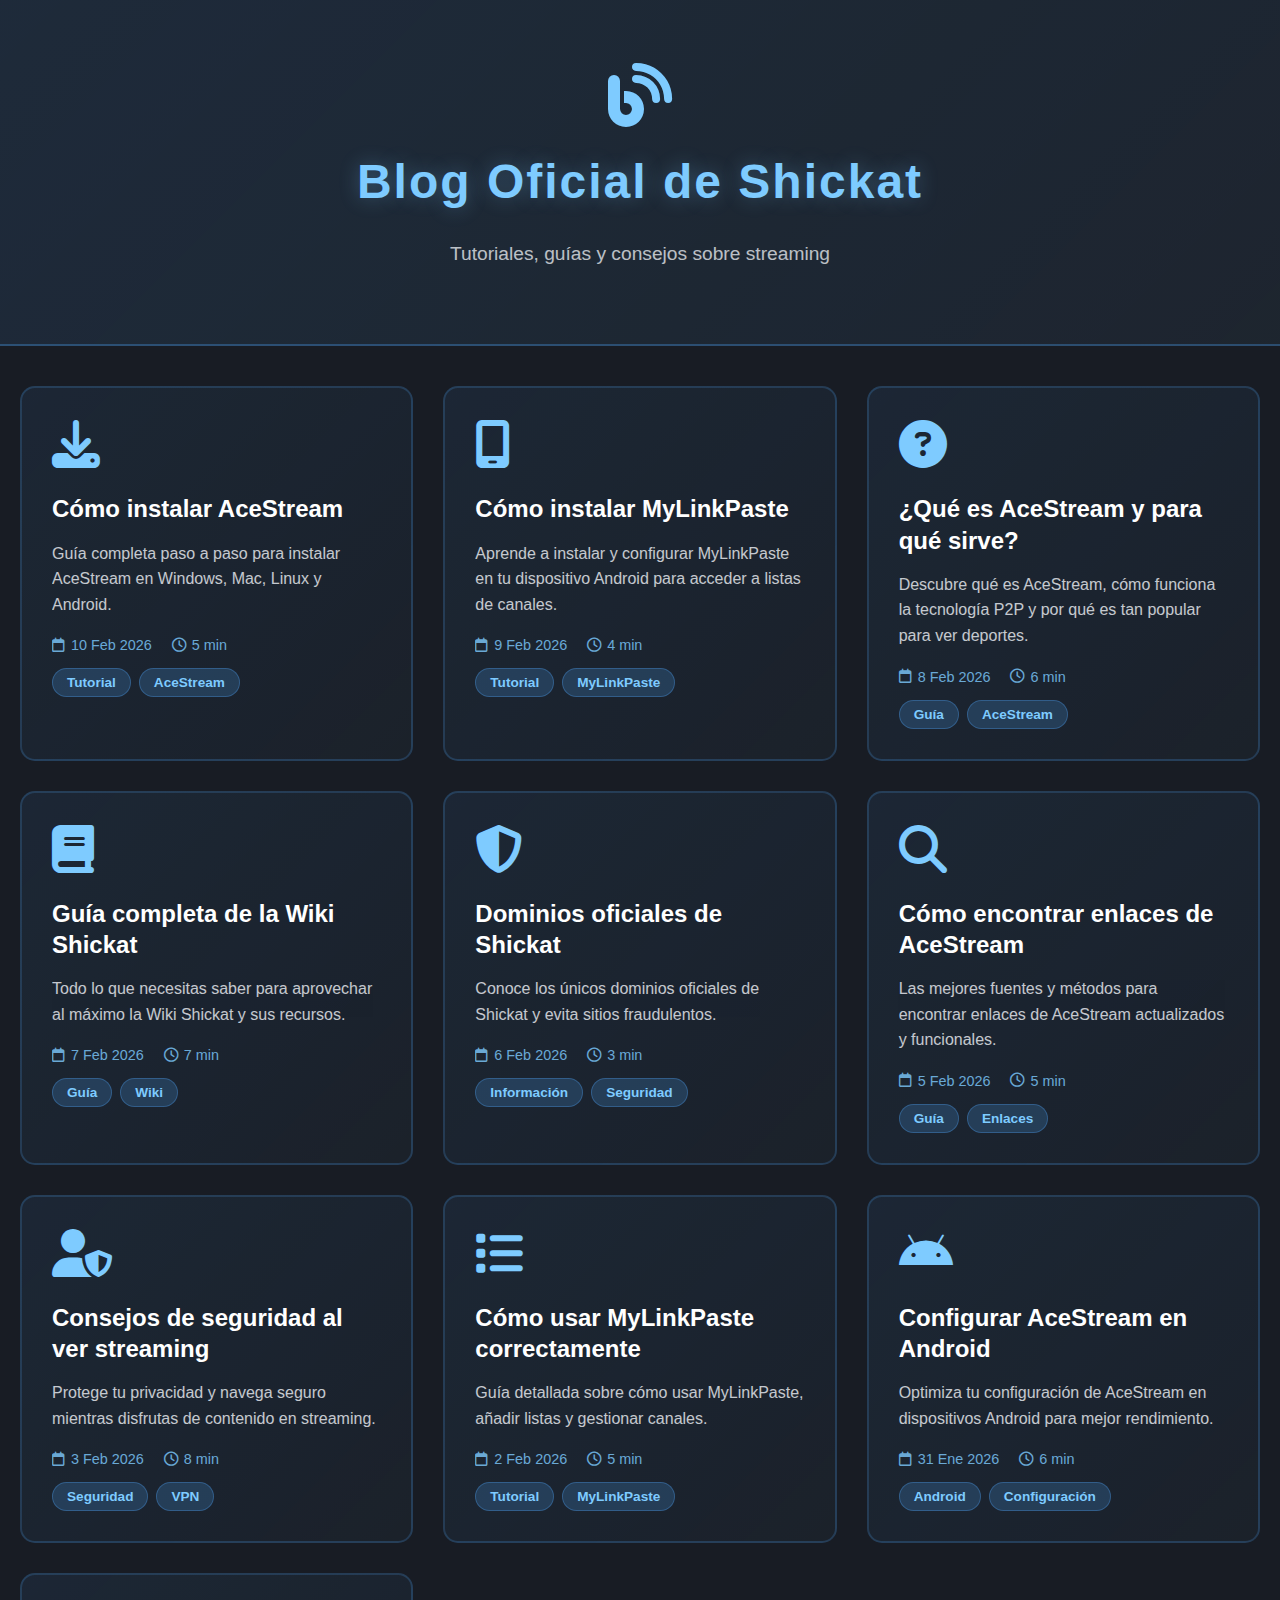
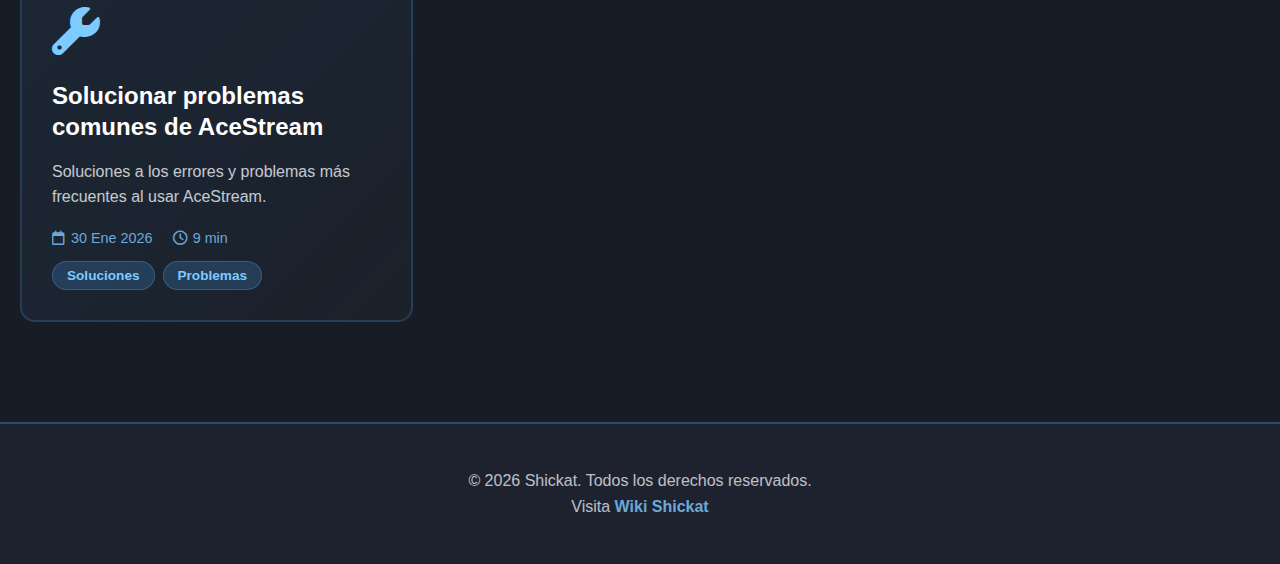
<file: blog/index.html>
<!DOCTYPE html>
<html lang="es">
<head>
  <meta charset="UTF-8">
  <meta name="viewport" content="width=device-width,initial-scale=1.0">
  <title>Blog - Shickat</title>
  <link rel="icon" type="image/png" href="../Web/Logos/logo_wiki.png">
  <link rel="stylesheet" href="../Web/styles.css?v=8">
  <link rel="stylesheet" href="styles.css">
  <link rel="stylesheet" href="https://cdnjs.cloudflare.com/ajax/libs/font-awesome/6.5.0/css/all.min.css">
</head>

<body>
  
  <header class="blog-header">
    <div class="blog-logo">
      <i class="fa-solid fa-blog"></i>
    </div>
    <h1>Blog Oficial de Shickat</h1>
    <p class="blog-subtitle">Tutoriales, guías y consejos sobre streaming</p>
  </header>

  <main class="blog-main">
    
    <div class="blog-grid">

      <!-- Artículo 1 -->
      <article class="blog-card" onclick="window.location='articulos/01-instalar-acestream.html'">
        <div class="blog-card-icon">
          <i class="fa-solid fa-download"></i>
        </div>
        <h2 class="blog-card-title">Cómo instalar AceStream</h2>
        <p class="blog-card-excerpt">Guía completa paso a paso para instalar AceStream en Windows, Mac, Linux y Android.</p>
        <div class="blog-card-meta">
          <span><i class="fa-regular fa-calendar"></i> 10 Feb 2026</span>
          <span><i class="fa-regular fa-clock"></i> 5 min</span>
        </div>
        <div class="blog-card-tags">
          <span class="tag">Tutorial</span>
          <span class="tag">AceStream</span>
        </div>
      </article>

      <!-- Artículo 2 -->
      <article class="blog-card" onclick="window.location='articulos/02-instalar-mylinkpaste.html'">
        <div class="blog-card-icon">
          <i class="fa-solid fa-mobile-screen"></i>
        </div>
        <h2 class="blog-card-title">Cómo instalar MyLinkPaste</h2>
        <p class="blog-card-excerpt">Aprende a instalar y configurar MyLinkPaste en tu dispositivo Android para acceder a listas de canales.</p>
        <div class="blog-card-meta">
          <span><i class="fa-regular fa-calendar"></i> 9 Feb 2026</span>
          <span><i class="fa-regular fa-clock"></i> 4 min</span>
        </div>
        <div class="blog-card-tags">
          <span class="tag">Tutorial</span>
          <span class="tag">MyLinkPaste</span>
        </div>
      </article>

      <!-- Artículo 3 -->
      <article class="blog-card" onclick="window.location='articulos/03-que-es-acestream.html'">
        <div class="blog-card-icon">
          <i class="fa-solid fa-circle-question"></i>
        </div>
        <h2 class="blog-card-title">¿Qué es AceStream y para qué sirve?</h2>
        <p class="blog-card-excerpt">Descubre qué es AceStream, cómo funciona la tecnología P2P y por qué es tan popular para ver deportes.</p>
        <div class="blog-card-meta">
          <span><i class="fa-regular fa-calendar"></i> 8 Feb 2026</span>
          <span><i class="fa-regular fa-clock"></i> 6 min</span>
        </div>
        <div class="blog-card-tags">
          <span class="tag">Guía</span>
          <span class="tag">AceStream</span>
        </div>
      </article>

      <!-- Artículo 4 -->
      <article class="blog-card" onclick="window.location='articulos/04-usar-wiki-shickat.html'">
        <div class="blog-card-icon">
          <i class="fa-solid fa-book"></i>
        </div>
        <h2 class="blog-card-title">Guía completa de la Wiki Shickat</h2>
        <p class="blog-card-excerpt">Todo lo que necesitas saber para aprovechar al máximo la Wiki Shickat y sus recursos.</p>
        <div class="blog-card-meta">
          <span><i class="fa-regular fa-calendar"></i> 7 Feb 2026</span>
          <span><i class="fa-regular fa-clock"></i> 7 min</span>
        </div>
        <div class="blog-card-tags">
          <span class="tag">Guía</span>
          <span class="tag">Wiki</span>
        </div>
      </article>

      <!-- Artículo 5 -->
      <article class="blog-card" onclick="window.location='articulos/05-dominios-oficiales.html'">
        <div class="blog-card-icon">
          <i class="fa-solid fa-shield-halved"></i>
        </div>
        <h2 class="blog-card-title">Dominios oficiales de Shickat</h2>
        <p class="blog-card-excerpt">Conoce los únicos dominios oficiales de Shickat y evita sitios fraudulentos.</p>
        <div class="blog-card-meta">
          <span><i class="fa-regular fa-calendar"></i> 6 Feb 2026</span>
          <span><i class="fa-regular fa-clock"></i> 3 min</span>
        </div>
        <div class="blog-card-tags">
          <span class="tag">Información</span>
          <span class="tag">Seguridad</span>
        </div>
      </article>

      <!-- Artículo 6 -->
      <article class="blog-card" onclick="window.location='articulos/06-encontrar-enlaces-acestream.html'">
        <div class="blog-card-icon">
          <i class="fa-solid fa-magnifying-glass"></i>
        </div>
        <h2 class="blog-card-title">Cómo encontrar enlaces de AceStream</h2>
        <p class="blog-card-excerpt">Las mejores fuentes y métodos para encontrar enlaces de AceStream actualizados y funcionales.</p>
        <div class="blog-card-meta">
          <span><i class="fa-regular fa-calendar"></i> 5 Feb 2026</span>
          <span><i class="fa-regular fa-clock"></i> 5 min</span>
        </div>
        <div class="blog-card-tags">
          <span class="tag">Guía</span>
          <span class="tag">Enlaces</span>
        </div>
      </article>

      <!-- Artículo 8 -->
      <article class="blog-card" onclick="window.location='articulos/08-seguridad-streaming.html'">
        <div class="blog-card-icon">
          <i class="fa-solid fa-user-shield"></i>
        </div>
        <h2 class="blog-card-title">Consejos de seguridad al ver streaming</h2>
        <p class="blog-card-excerpt">Protege tu privacidad y navega seguro mientras disfrutas de contenido en streaming.</p>
        <div class="blog-card-meta">
          <span><i class="fa-regular fa-calendar"></i> 3 Feb 2026</span>
          <span><i class="fa-regular fa-clock"></i> 8 min</span>
        </div>
        <div class="blog-card-tags">
          <span class="tag">Seguridad</span>
          <span class="tag">VPN</span>
        </div>
      </article>

      <!-- Artículo 9 -->
      <article class="blog-card" onclick="window.location='articulos/09-usar-mylinkpaste.html'">
        <div class="blog-card-icon">
          <i class="fa-solid fa-list"></i>
        </div>
        <h2 class="blog-card-title">Cómo usar MyLinkPaste correctamente</h2>
        <p class="blog-card-excerpt">Guía detallada sobre cómo usar MyLinkPaste, añadir listas y gestionar canales.</p>
        <div class="blog-card-meta">
          <span><i class="fa-regular fa-calendar"></i> 2 Feb 2026</span>
          <span><i class="fa-regular fa-clock"></i> 5 min</span>
        </div>
        <div class="blog-card-tags">
          <span class="tag">Tutorial</span>
          <span class="tag">MyLinkPaste</span>
        </div>
      </article>

      <!-- Artículo 11 -->
      <article class="blog-card" onclick="window.location='articulos/11-configurar-acestream-android.html'">
        <div class="blog-card-icon">
          <i class="fa-brands fa-android"></i>
        </div>
        <h2 class="blog-card-title">Configurar AceStream en Android</h2>
        <p class="blog-card-excerpt">Optimiza tu configuración de AceStream en dispositivos Android para mejor rendimiento.</p>
        <div class="blog-card-meta">
          <span><i class="fa-regular fa-calendar"></i> 31 Ene 2026</span>
          <span><i class="fa-regular fa-clock"></i> 6 min</span>
        </div>
        <div class="blog-card-tags">
          <span class="tag">Android</span>
          <span class="tag">Configuración</span>
        </div>
      </article>

      <!-- Artículo 12 -->
      <article class="blog-card" onclick="window.location='articulos/12-solucionar-problemas-acestream.html'">
        <div class="blog-card-icon">
          <i class="fa-solid fa-wrench"></i>
        </div>
        <h2 class="blog-card-title">Solucionar problemas comunes de AceStream</h2>
        <p class="blog-card-excerpt">Soluciones a los errores y problemas más frecuentes al usar AceStream.</p>
        <div class="blog-card-meta">
          <span><i class="fa-regular fa-calendar"></i> 30 Ene 2026</span>
          <span><i class="fa-regular fa-clock"></i> 9 min</span>
        </div>
        <div class="blog-card-tags">
          <span class="tag">Soluciones</span>
          <span class="tag">Problemas</span>
        </div>
      </article>

    </div>

  </main>

  <footer class="blog-footer">
    <p>&copy; 2026 Shickat. Todos los derechos reservados.</p>
    <p>Visita <a href="../Web/index.html">Wiki Shickat</a></p>
  </footer>

</body>
</html>
</file>
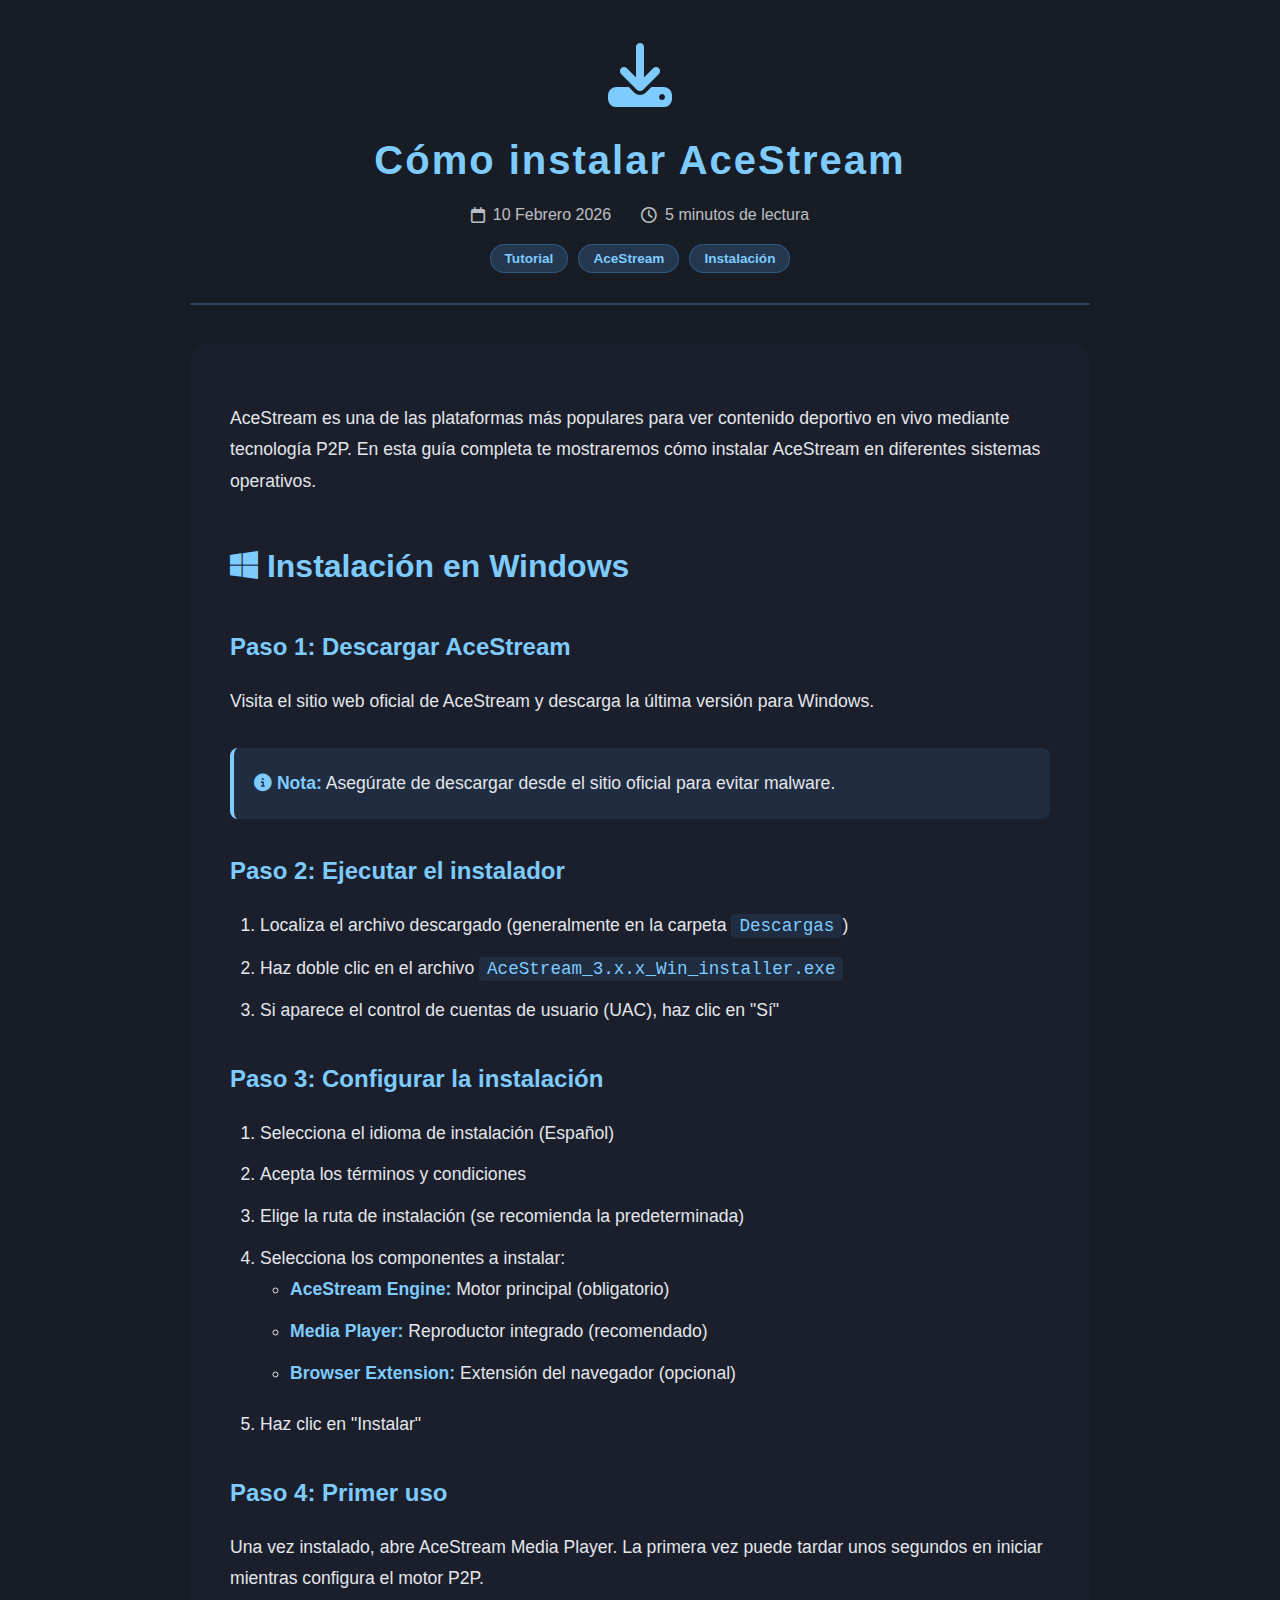
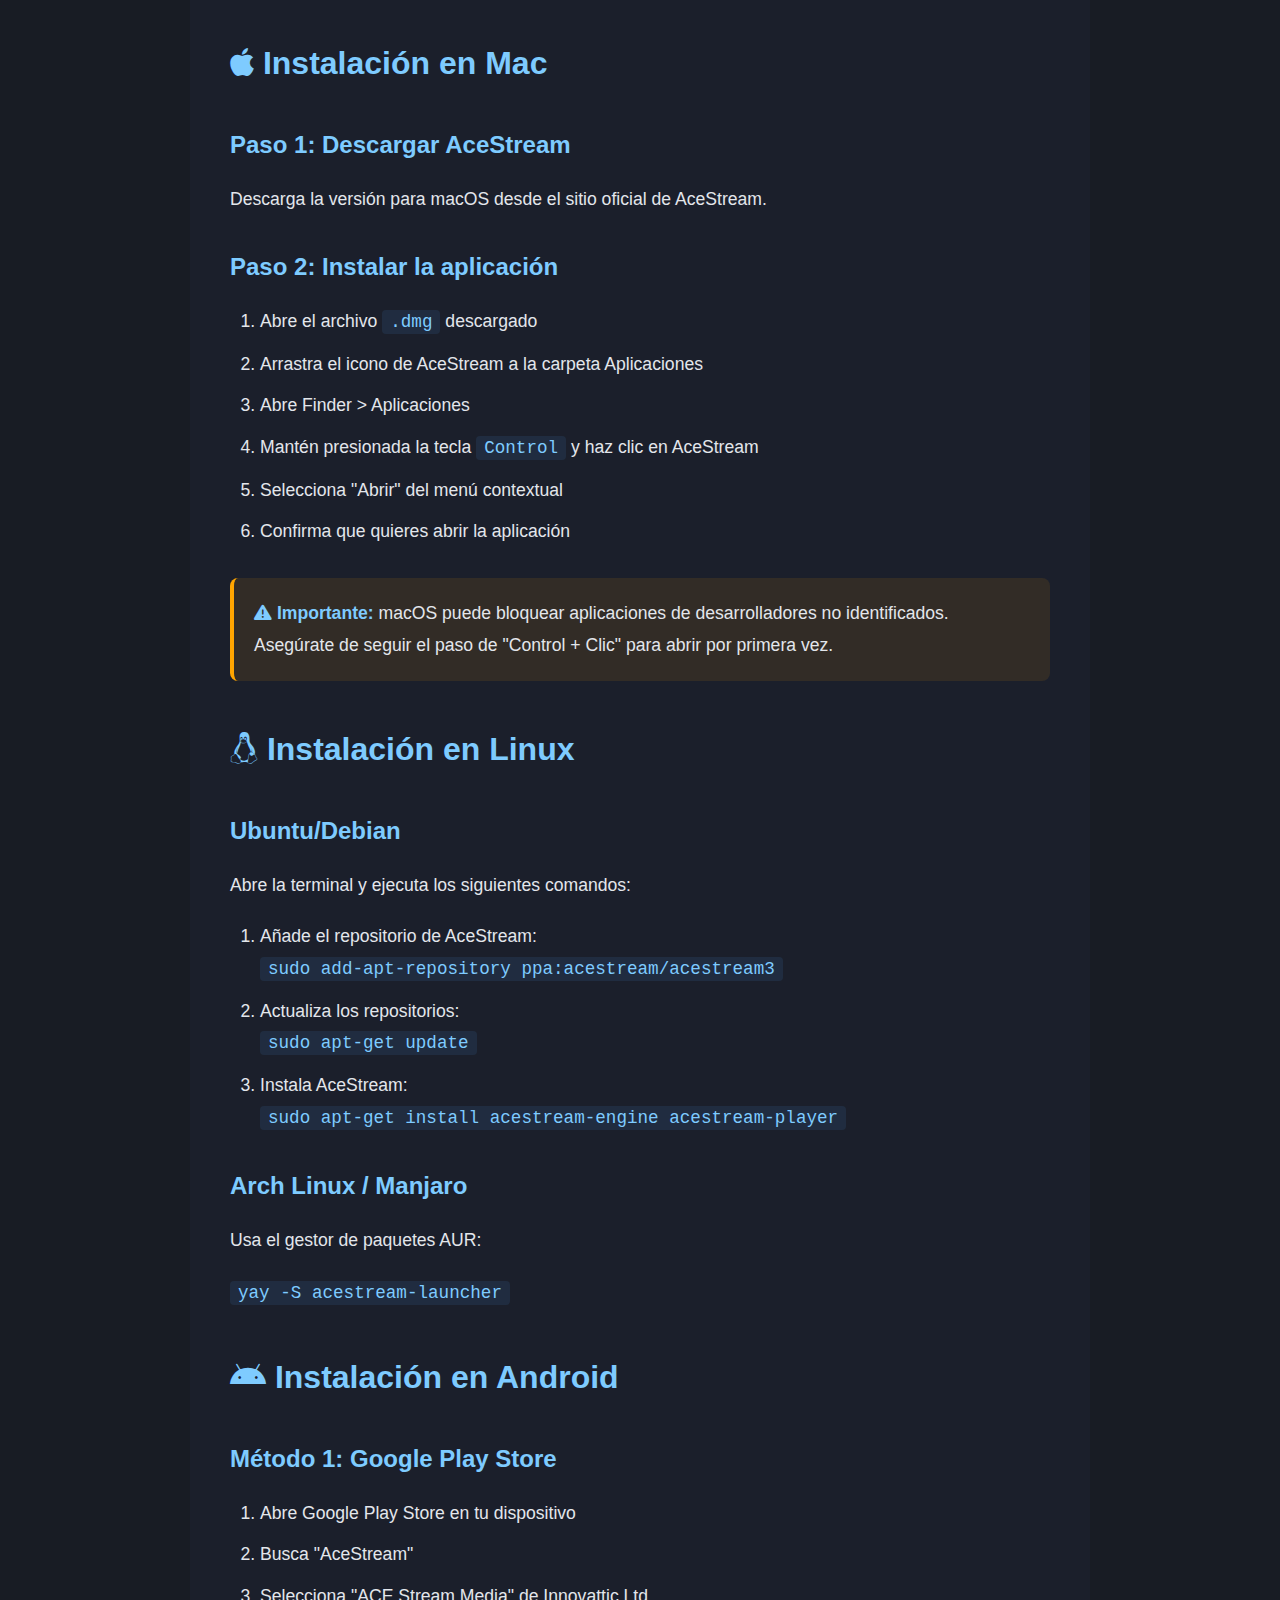
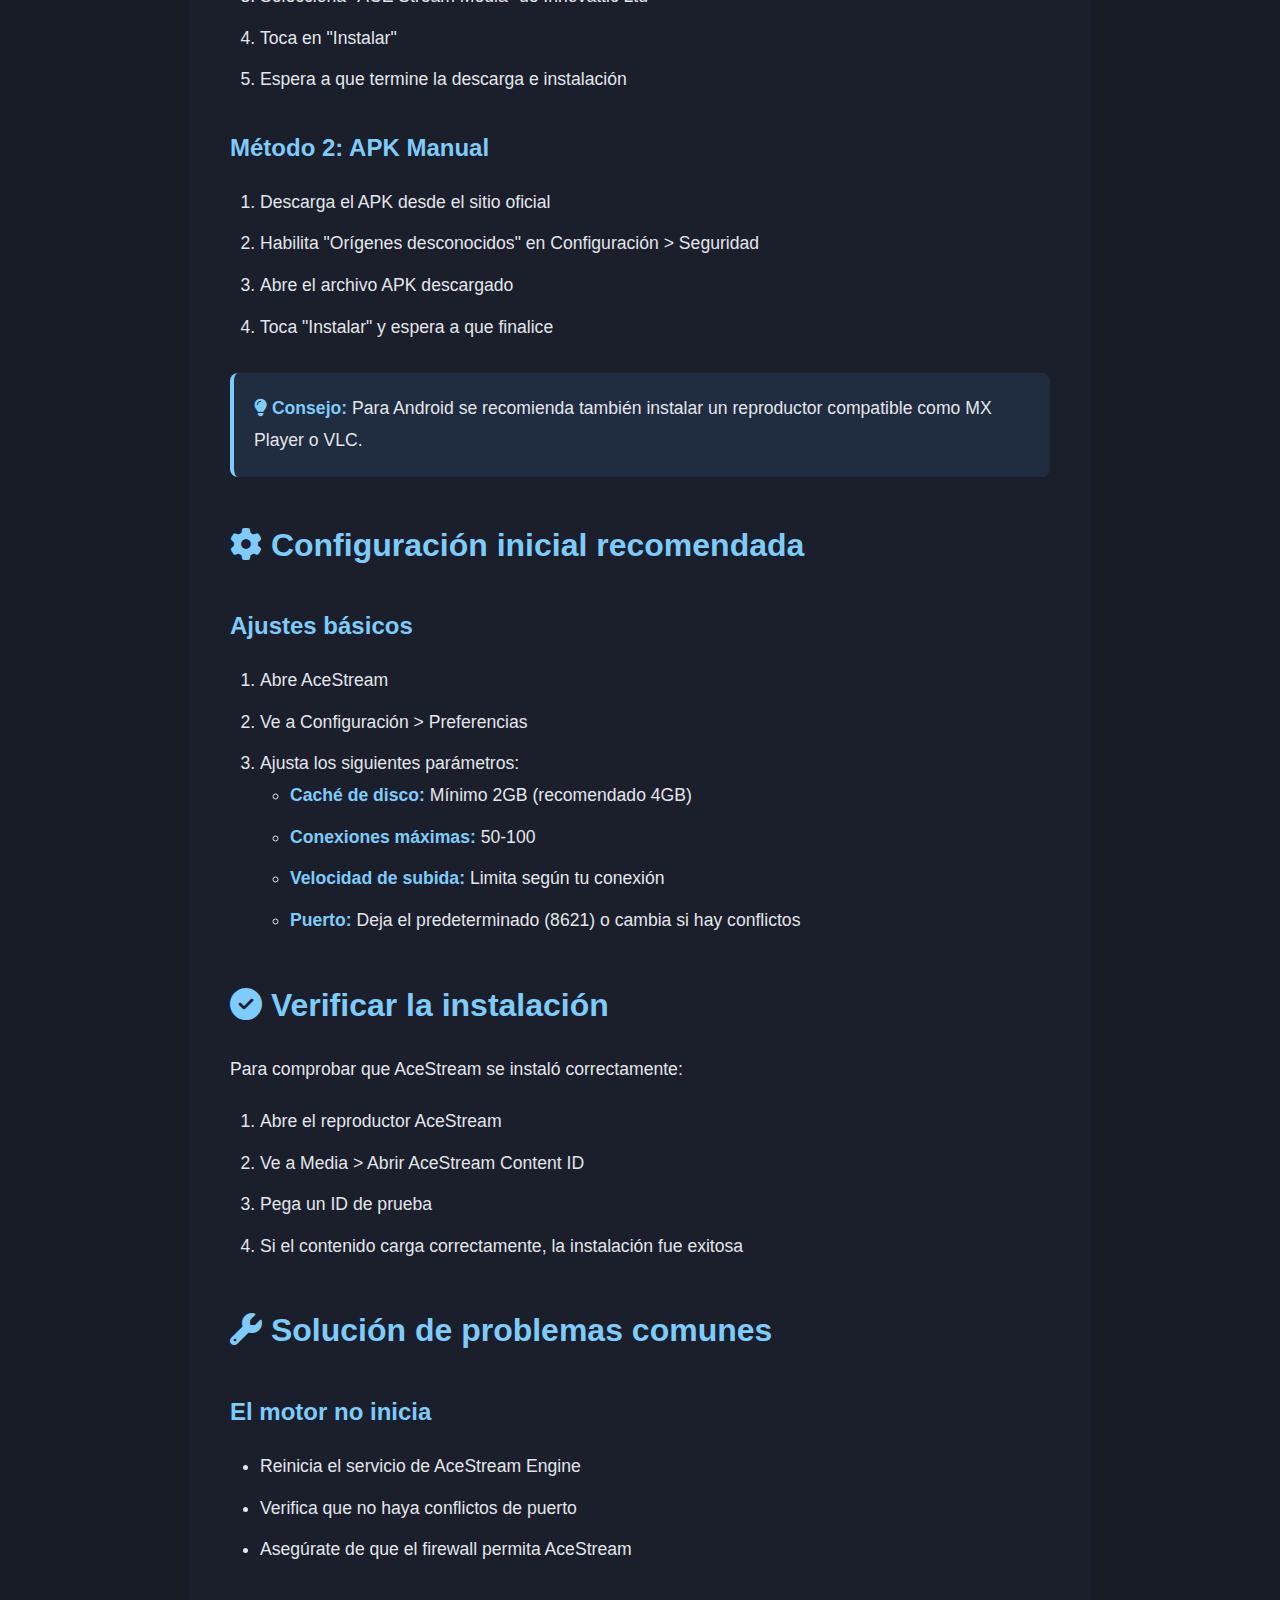
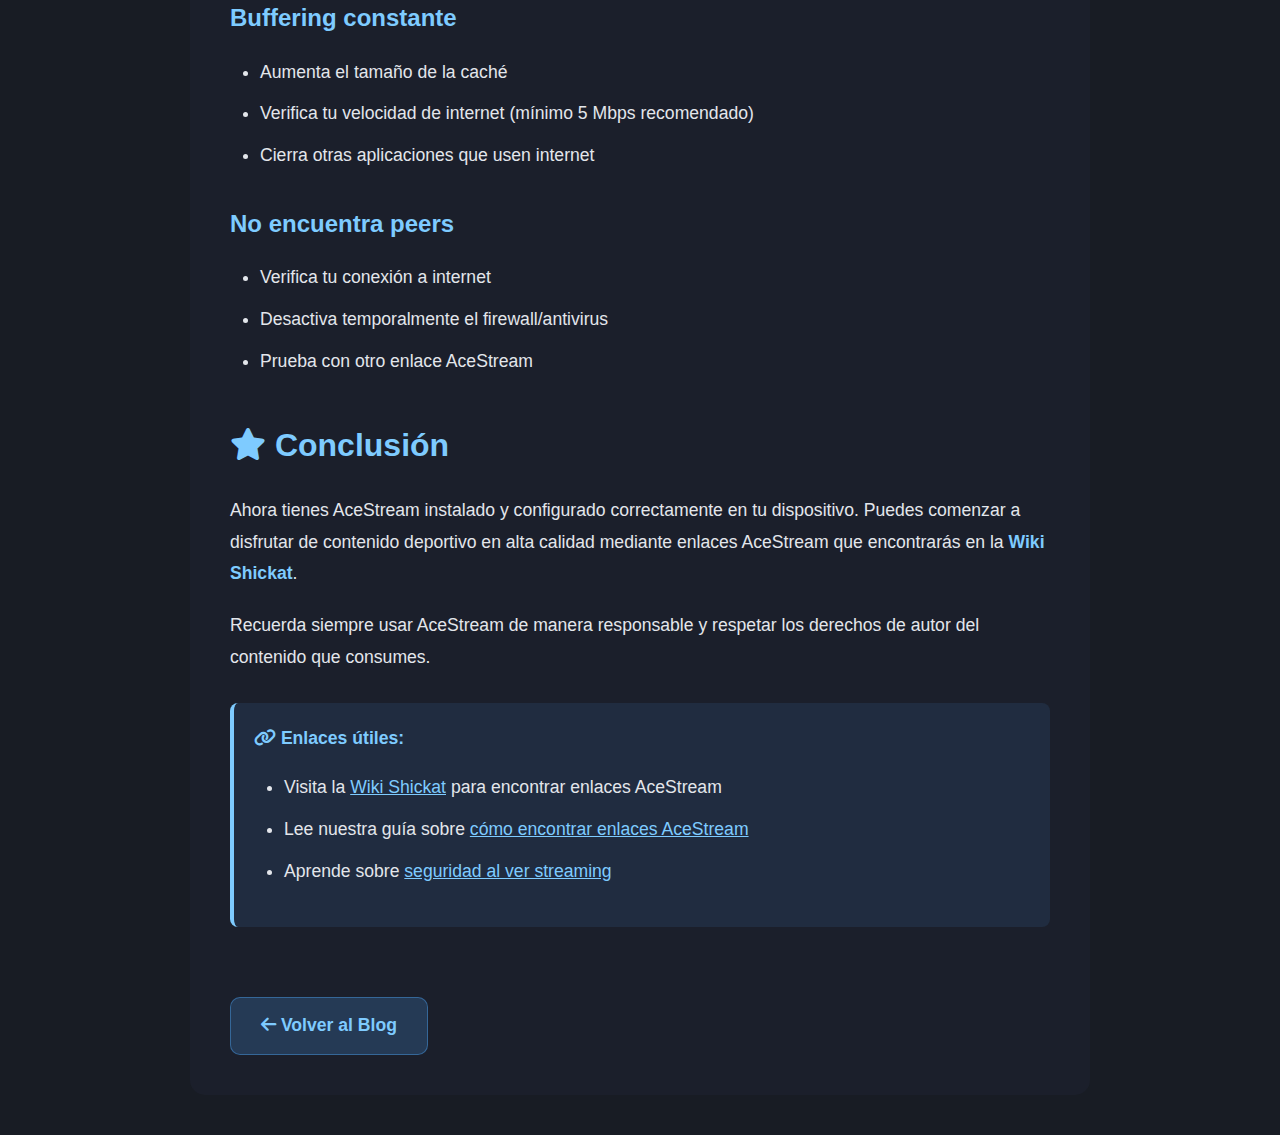
<file: blog/articulos/01-instalar-acestream.html>
<!DOCTYPE html>
<html lang="es">
<head>
  <meta charset="UTF-8">
  <meta name="viewport" content="width=device-width,initial-scale=1.0">
  <title>Cómo instalar AceStream - Blog Shickat</title>
  <link rel="icon" type="image/png" href="../../Web/Logos/logo_wiki.png">
  <link rel="stylesheet" href="../../Web/styles.css?v=8">
  <link rel="stylesheet" href="../styles.css">
  <link rel="stylesheet" href="https://cdnjs.cloudflare.com/ajax/libs/font-awesome/6.5.0/css/all.min.css">
</head>

<body>
  
  <div class="article-container">
    
    <div class="article-header">
      <div class="article-icon">
        <i class="fa-solid fa-download"></i>
      </div>
      <h1 class="article-title">Cómo instalar AceStream</h1>
      <div class="article-meta">
        <span><i class="fa-regular fa-calendar"></i> 10 Febrero 2026</span>
        <span><i class="fa-regular fa-clock"></i> 5 minutos de lectura</span>
      </div>
      <div class="article-tags">
        <span class="tag">Tutorial</span>
        <span class="tag">AceStream</span>
        <span class="tag">Instalación</span>
      </div>
    </div>

    <div class="article-content">
      
      <p>AceStream es una de las plataformas más populares para ver contenido deportivo en vivo mediante tecnología P2P. En esta guía completa te mostraremos cómo instalar AceStream en diferentes sistemas operativos.</p>

      <h2><i class="fa-brands fa-windows"></i> Instalación en Windows</h2>
      
      <h3>Paso 1: Descargar AceStream</h3>
      <p>Visita el sitio web oficial de AceStream y descarga la última versión para Windows.</p>
      <div class="note">
        <strong><i class="fa-solid fa-info-circle"></i> Nota:</strong> Asegúrate de descargar desde el sitio oficial para evitar malware.
      </div>

      <h3>Paso 2: Ejecutar el instalador</h3>
      <ol>
        <li>Localiza el archivo descargado (generalmente en la carpeta <code>Descargas</code>)</li>
        <li>Haz doble clic en el archivo <code>AceStream_3.x.x_Win_installer.exe</code></li>
        <li>Si aparece el control de cuentas de usuario (UAC), haz clic en "Sí"</li>
      </ol>

      <h3>Paso 3: Configurar la instalación</h3>
      <ol>
        <li>Selecciona el idioma de instalación (Español)</li>
        <li>Acepta los términos y condiciones</li>
        <li>Elige la ruta de instalación (se recomienda la predeterminada)</li>
        <li>Selecciona los componentes a instalar:
          <ul>
            <li><strong>AceStream Engine:</strong> Motor principal (obligatorio)</li>
            <li><strong>Media Player:</strong> Reproductor integrado (recomendado)</li>
            <li><strong>Browser Extension:</strong> Extensión del navegador (opcional)</li>
          </ul>
        </li>
        <li>Haz clic en "Instalar"</li>
      </ol>

      <h3>Paso 4: Primer uso</h3>
      <p>Una vez instalado, abre AceStream Media Player. La primera vez puede tardar unos segundos en iniciar mientras configura el motor P2P.</p>

      <h2><i class="fa-brands fa-apple"></i> Instalación en Mac</h2>
      
      <h3>Paso 1: Descargar AceStream</h3>
      <p>Descarga la versión para macOS desde el sitio oficial de AceStream.</p>

      <h3>Paso 2: Instalar la aplicación</h3>
      <ol>
        <li>Abre el archivo <code>.dmg</code> descargado</li>
        <li>Arrastra el icono de AceStream a la carpeta Aplicaciones</li>
        <li>Abre Finder > Aplicaciones</li>
        <li>Mantén presionada la tecla <code>Control</code> y haz clic en AceStream</li>
        <li>Selecciona "Abrir" del menú contextual</li>
        <li>Confirma que quieres abrir la aplicación</li>
      </ol>

      <div class="warning">
        <strong><i class="fa-solid fa-triangle-exclamation"></i> Importante:</strong> macOS puede bloquear aplicaciones de desarrolladores no identificados. Asegúrate de seguir el paso de "Control + Clic" para abrir por primera vez.
      </div>

      <h2><i class="fa-brands fa-linux"></i> Instalación en Linux</h2>
      
      <h3>Ubuntu/Debian</h3>
      <p>Abre la terminal y ejecuta los siguientes comandos:</p>
      <ol>
        <li>Añade el repositorio de AceStream:
          <br><code>sudo add-apt-repository ppa:acestream/acestream3</code>
        </li>
        <li>Actualiza los repositorios:
          <br><code>sudo apt-get update</code>
        </li>
        <li>Instala AceStream:
          <br><code>sudo apt-get install acestream-engine acestream-player</code>
        </li>
      </ol>

      <h3>Arch Linux / Manjaro</h3>
      <p>Usa el gestor de paquetes AUR:</p>
      <code>yay -S acestream-launcher</code>

      <h2><i class="fa-brands fa-android"></i> Instalación en Android</h2>
      
      <h3>Método 1: Google Play Store</h3>
      <ol>
        <li>Abre Google Play Store en tu dispositivo</li>
        <li>Busca "AceStream"</li>
        <li>Selecciona "ACE Stream Media" de Innovattic Ltd</li>
        <li>Toca en "Instalar"</li>
        <li>Espera a que termine la descarga e instalación</li>
      </ol>

      <h3>Método 2: APK Manual</h3>
      <ol>
        <li>Descarga el APK desde el sitio oficial</li>
        <li>Habilita "Orígenes desconocidos" en Configuración > Seguridad</li>
        <li>Abre el archivo APK descargado</li>
        <li>Toca "Instalar" y espera a que finalice</li>
      </ol>

      <div class="note">
        <strong><i class="fa-solid fa-lightbulb"></i> Consejo:</strong> Para Android se recomienda también instalar un reproductor compatible como MX Player o VLC.
      </div>

      <h2><i class="fa-solid fa-gear"></i> Configuración inicial recomendada</h2>
      
      <h3>Ajustes básicos</h3>
      <ol>
        <li>Abre AceStream</li>
        <li>Ve a Configuración > Preferencias</li>
        <li>Ajusta los siguientes parámetros:
          <ul>
            <li><strong>Caché de disco:</strong> Mínimo 2GB (recomendado 4GB)</li>
            <li><strong>Conexiones máximas:</strong> 50-100</li>
            <li><strong>Velocidad de subida:</strong> Limita según tu conexión</li>
            <li><strong>Puerto:</strong> Deja el predeterminado (8621) o cambia si hay conflictos</li>
          </ul>
        </li>
      </ol>

      <h2><i class="fa-solid fa-circle-check"></i> Verificar la instalación</h2>
      
      <p>Para comprobar que AceStream se instaló correctamente:</p>
      <ol>
        <li>Abre el reproductor AceStream</li>
        <li>Ve a Media > Abrir AceStream Content ID</li>
        <li>Pega un ID de prueba</li>
        <li>Si el contenido carga correctamente, la instalación fue exitosa</li>
      </ol>

      <h2><i class="fa-solid fa-wrench"></i> Solución de problemas comunes</h2>
      
      <h3>El motor no inicia</h3>
      <ul>
        <li>Reinicia el servicio de AceStream Engine</li>
        <li>Verifica que no haya conflictos de puerto</li>
        <li>Asegúrate de que el firewall permita AceStream</li>
      </ul>

      <h3>Buffering constante</h3>
      <ul>
        <li>Aumenta el tamaño de la caché</li>
        <li>Verifica tu velocidad de internet (mínimo 5 Mbps recomendado)</li>
        <li>Cierra otras aplicaciones que usen internet</li>
      </ul>

      <h3>No encuentra peers</h3>
      <ul>
        <li>Verifica tu conexión a internet</li>
        <li>Desactiva temporalmente el firewall/antivirus</li>
        <li>Prueba con otro enlace AceStream</li>
      </ul>

      <h2><i class="fa-solid fa-star"></i> Conclusión</h2>
      
      <p>Ahora tienes AceStream instalado y configurado correctamente en tu dispositivo. Puedes comenzar a disfrutar de contenido deportivo en alta calidad mediante enlaces AceStream que encontrarás en la <strong>Wiki Shickat</strong>.</p>

      <p>Recuerda siempre usar AceStream de manera responsable y respetar los derechos de autor del contenido que consumes.</p>

      <div class="note">
        <strong><i class="fa-solid fa-link"></i> Enlaces útiles:</strong>
        <ul>
          <li>Visita la <a href="../../Web/index.html" style="color: #7ecbff;">Wiki Shickat</a> para encontrar enlaces AceStream</li>
          <li>Lee nuestra guía sobre <a href="./06-encontrar-enlaces-acestream.html" style="color: #7ecbff;">cómo encontrar enlaces AceStream</a></li>
          <li>Aprende sobre <a href="./08-seguridad-streaming.html" style="color: #7ecbff;">seguridad al ver streaming</a></li>
        </ul>
      </div>

      <a href="../index.html" class="back-button">
        <i class="fa-solid fa-arrow-left"></i> Volver al Blog
      </a>

    </div>

  </div>

</body>
</html>
</file>
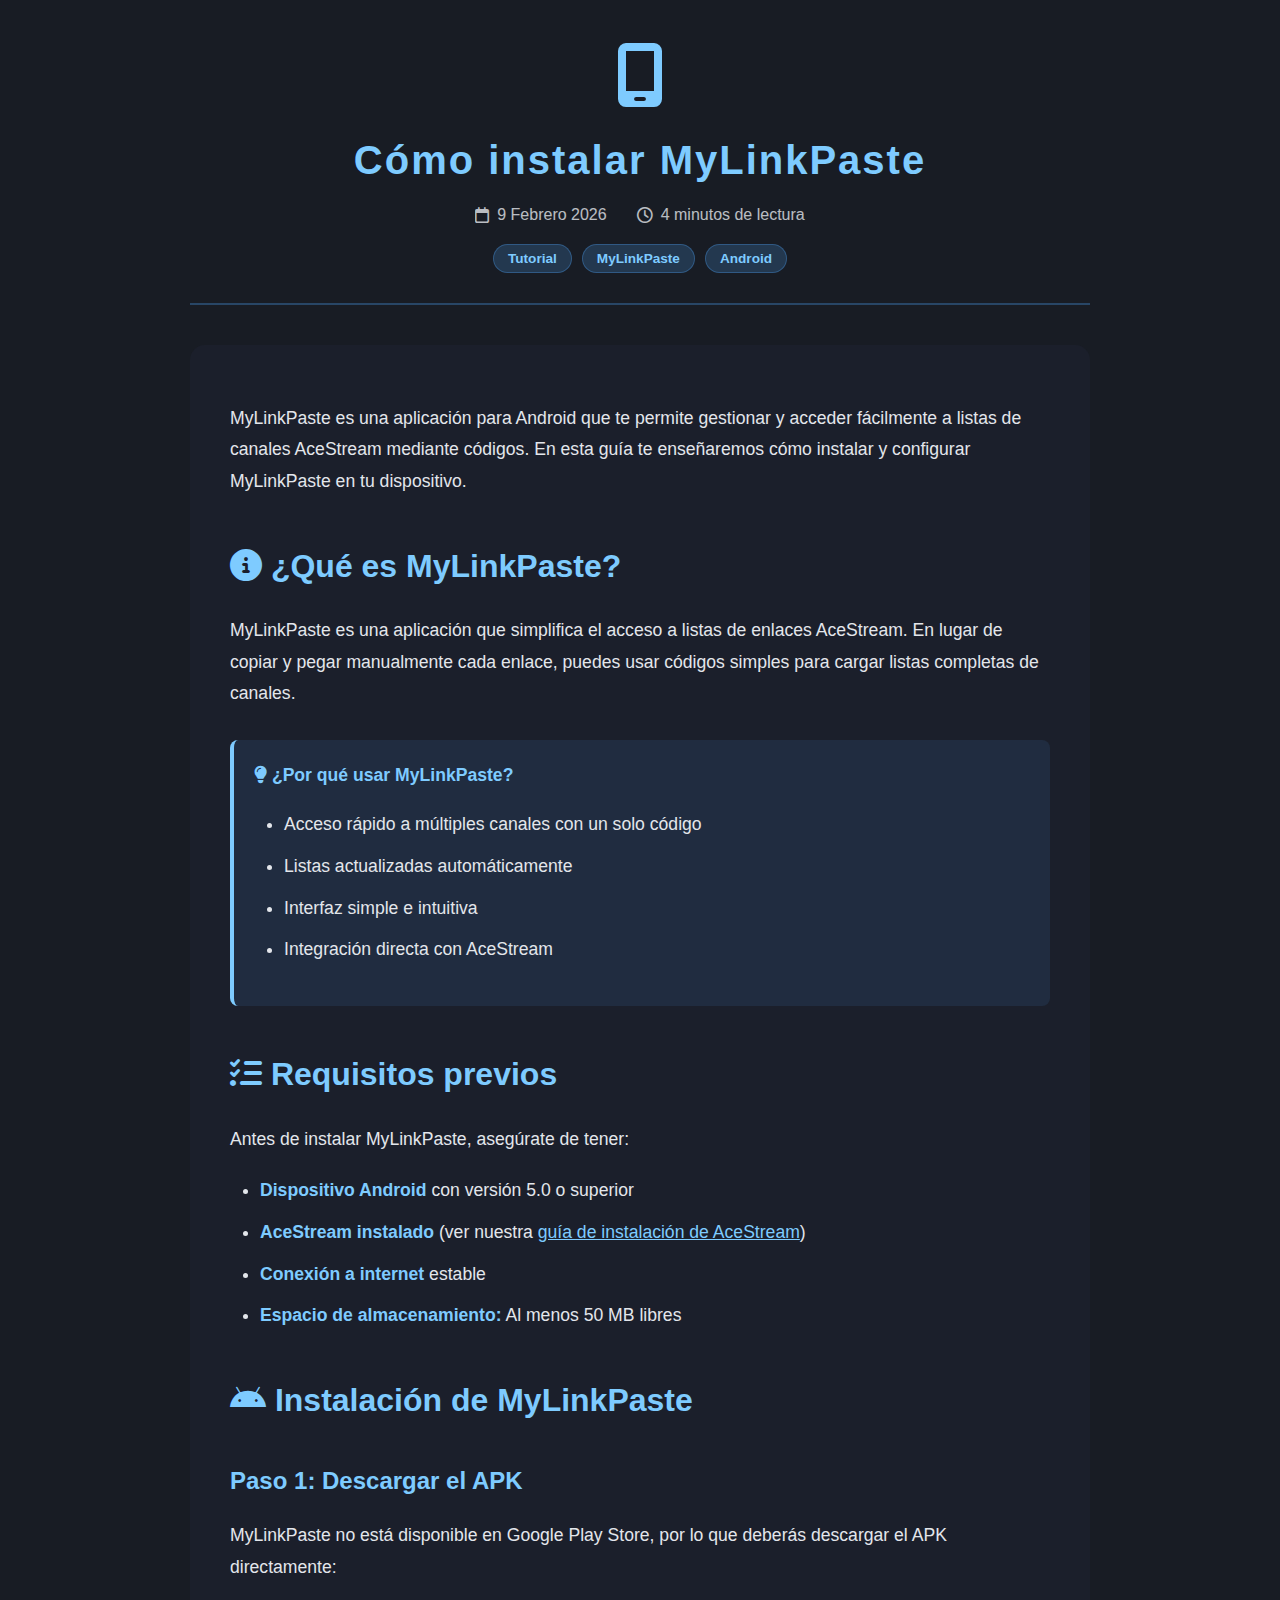
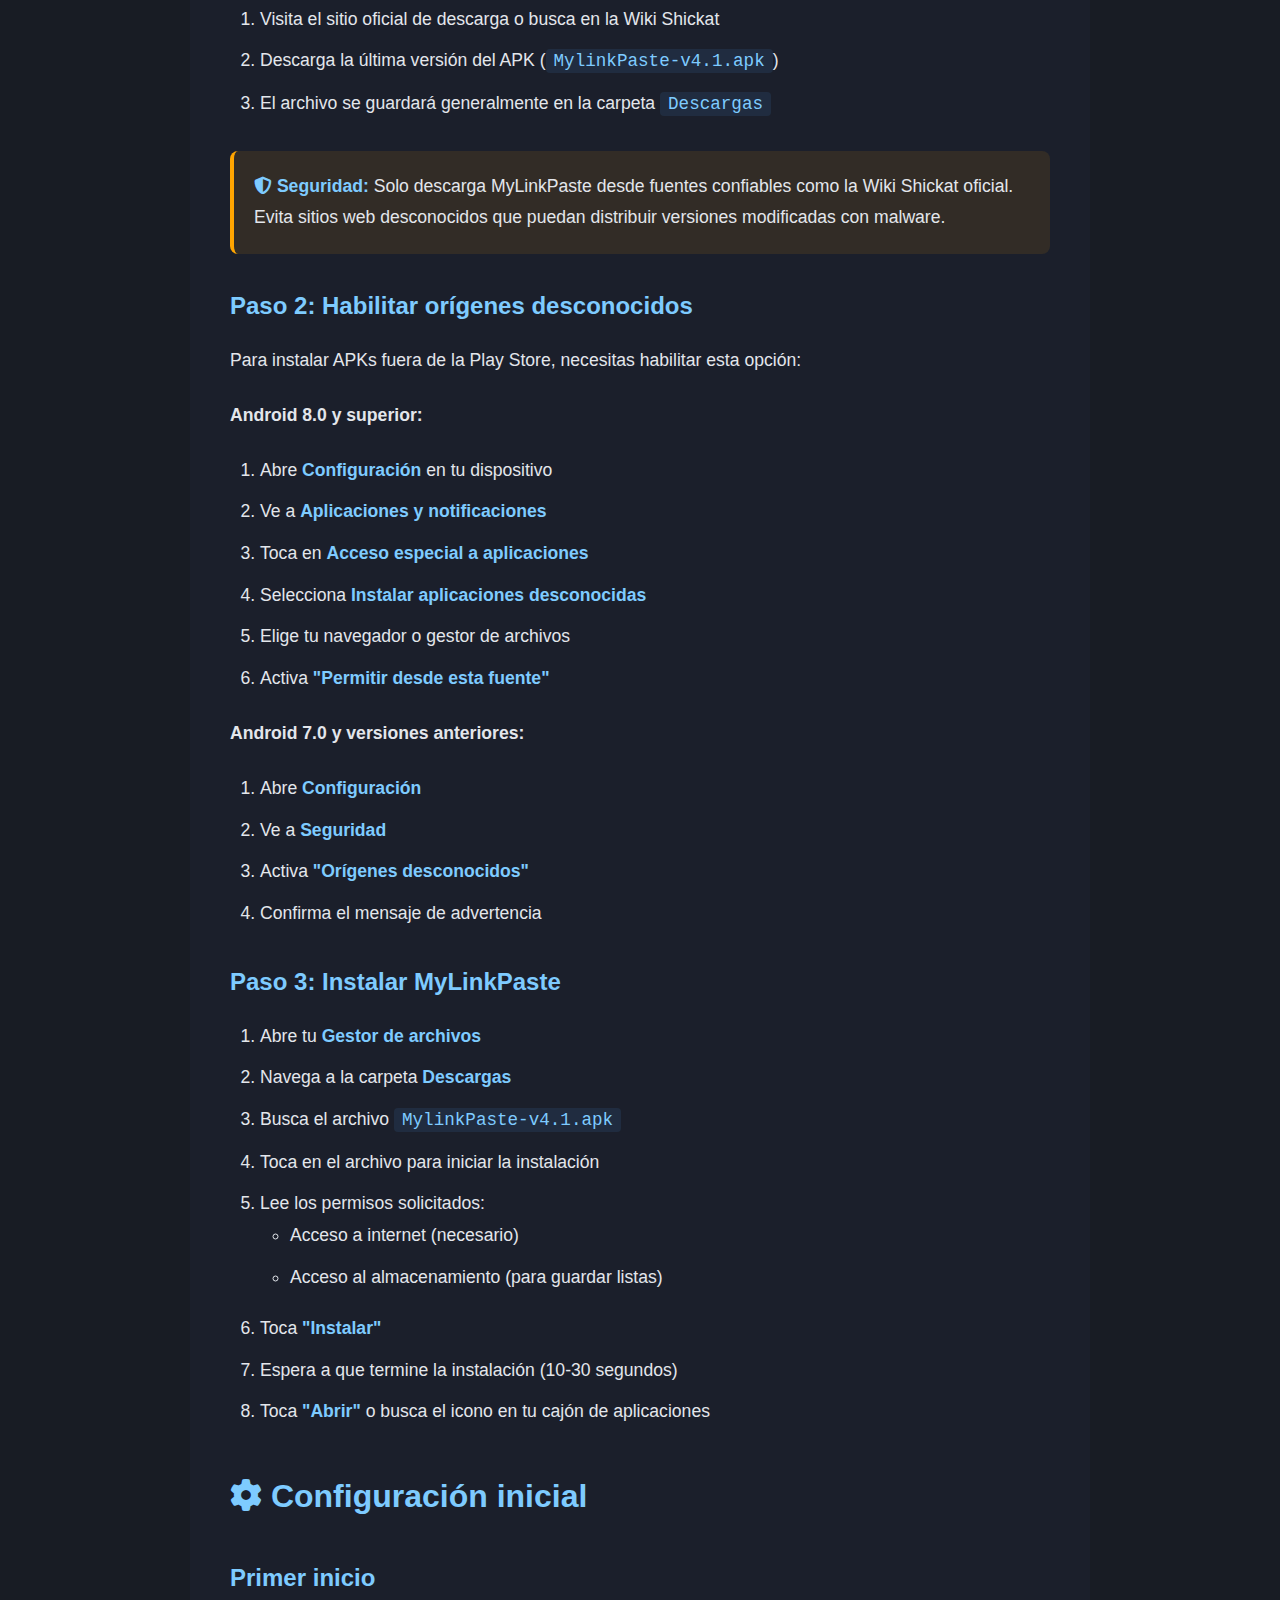
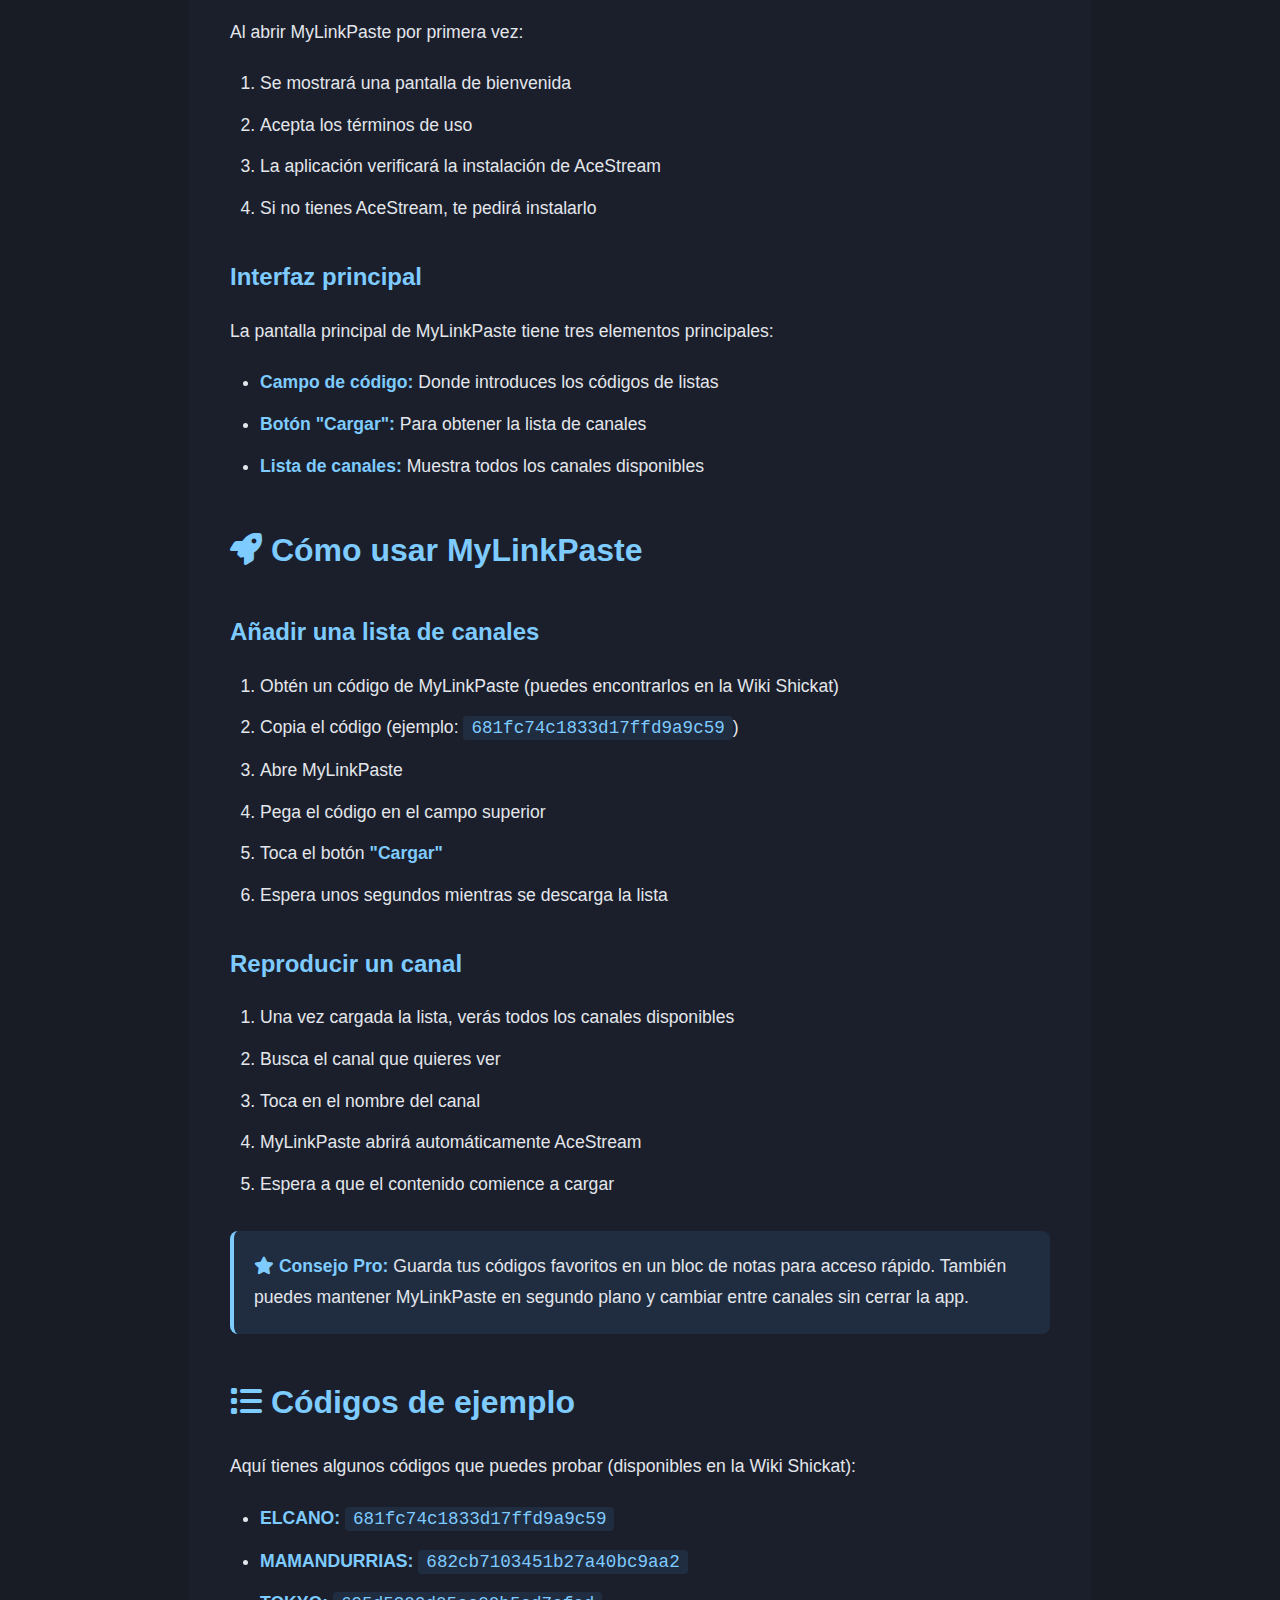
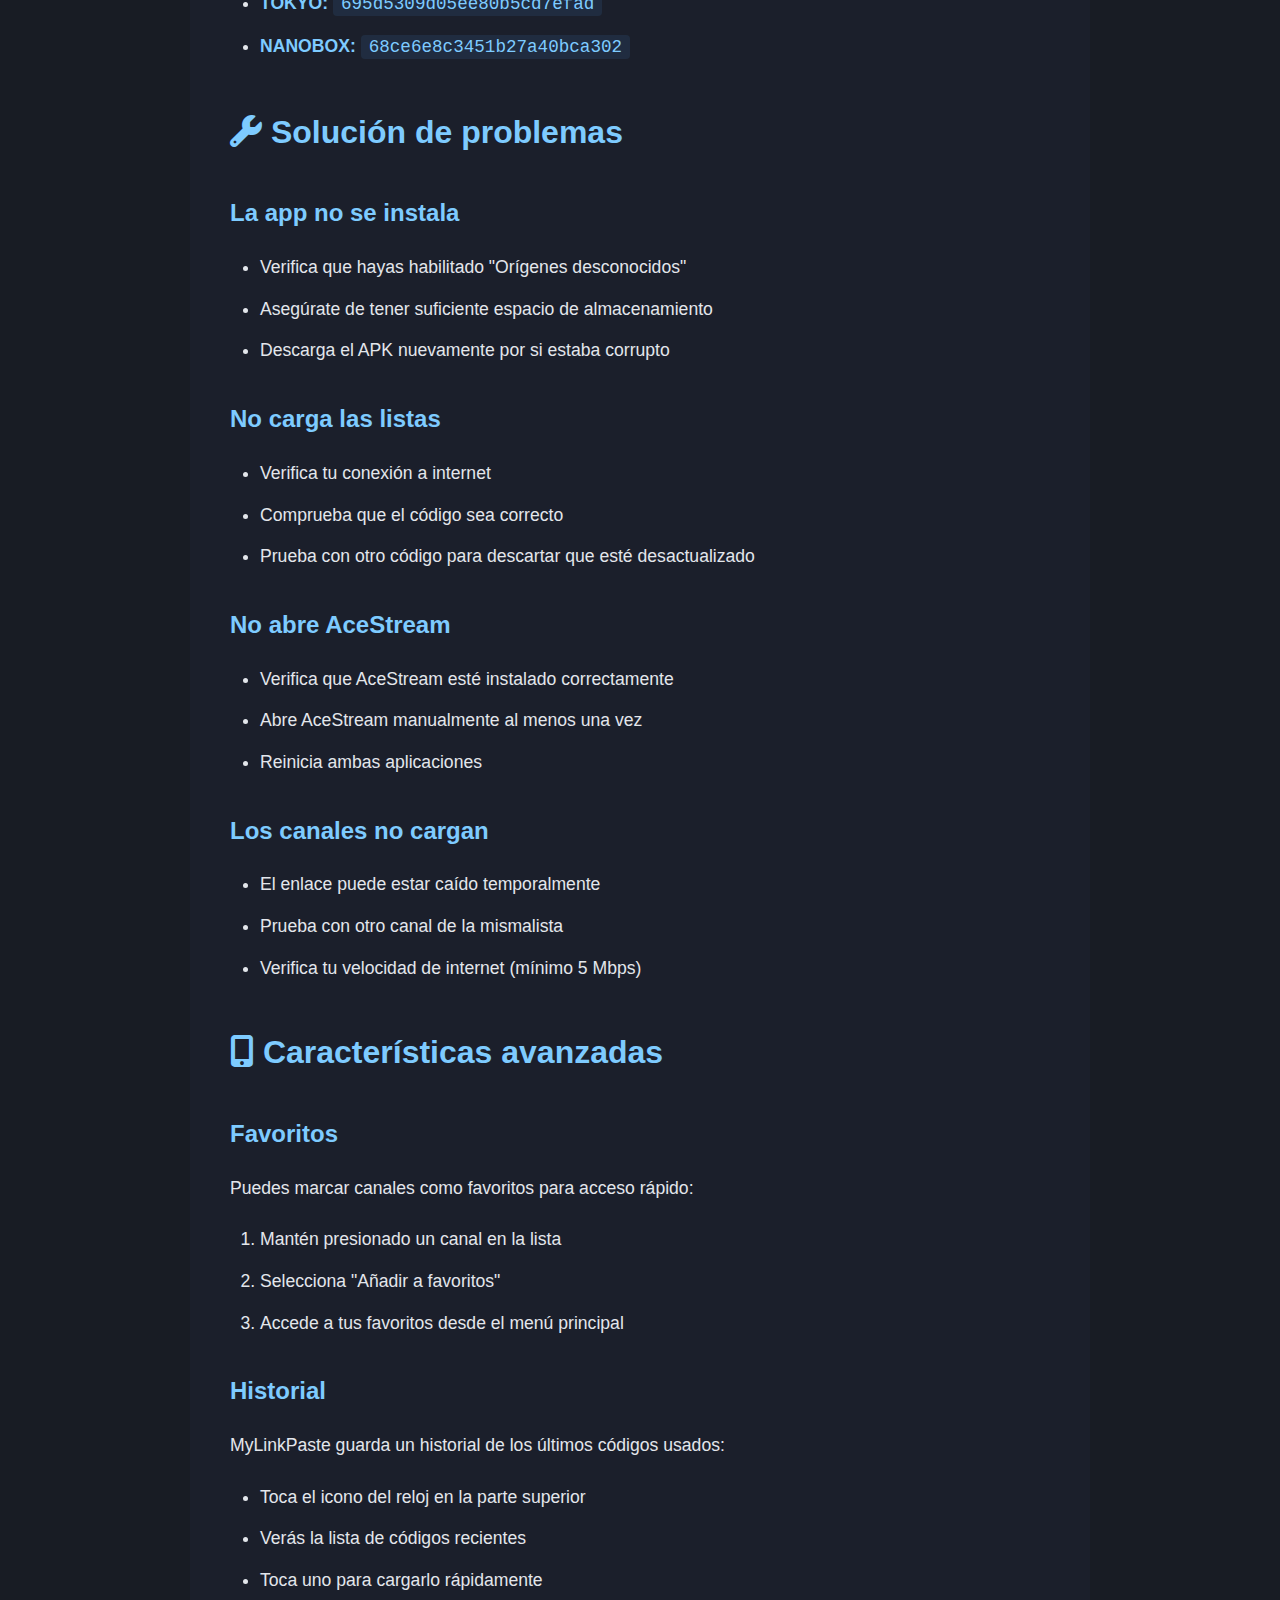
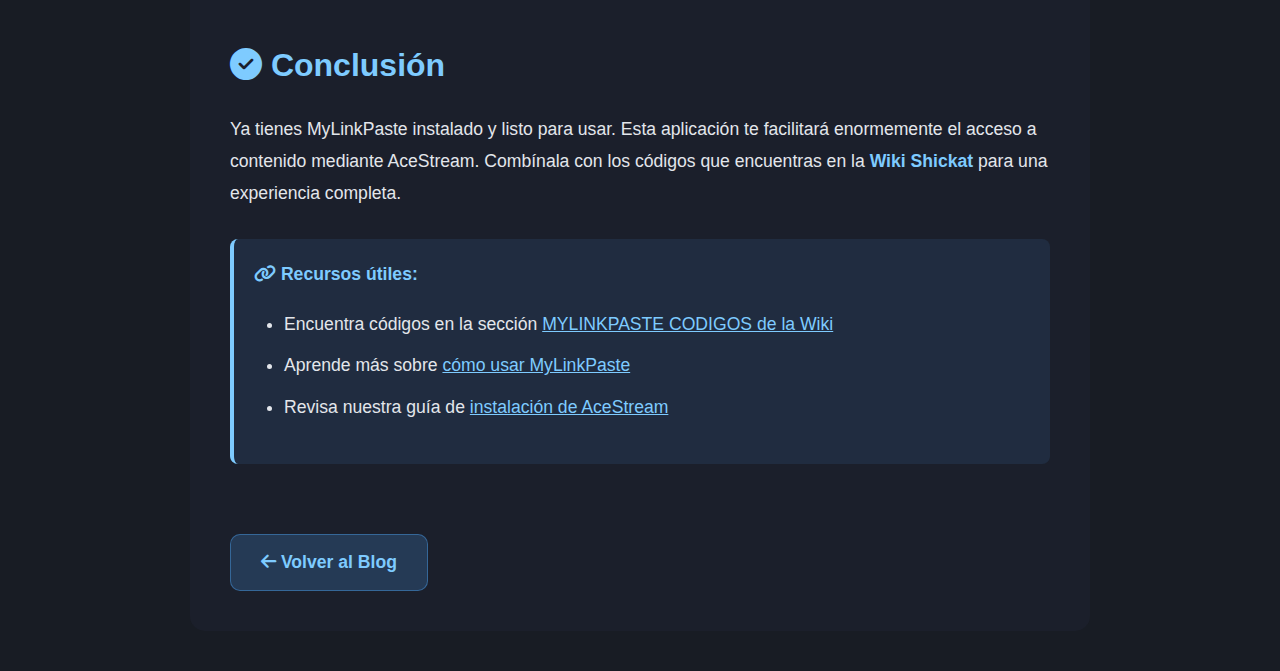
<file: blog/articulos/02-instalar-mylinkpaste.html>
<!DOCTYPE html>
<html lang="es">
<head>
  <meta charset="UTF-8">
  <meta name="viewport" content="width=device-width,initial-scale=1.0">
  <title>Cómo instalar MyLinkPaste - Blog Shickat</title>
  <link rel="icon" type="image/png" href="../../Web/Logos/logo_wiki.png">
  <link rel="stylesheet" href="../../Web/styles.css?v=8">
  <link rel="stylesheet" href="../styles.css">
  <link rel="stylesheet" href="https://cdnjs.cloudflare.com/ajax/libs/font-awesome/6.5.0/css/all.min.css">
</head>

<body>
  
  <div class="article-container">
    
    <div class="article-header">
      <div class="article-icon">
        <i class="fa-solid fa-mobile-screen"></i>
      </div>
      <h1 class="article-title">Cómo instalar MyLinkPaste</h1>
      <div class="article-meta">
        <span><i class="fa-regular fa-calendar"></i> 9 Febrero 2026</span>
        <span><i class="fa-regular fa-clock"></i> 4 minutos de lectura</span>
      </div>
      <div class="article-tags">
        <span class="tag">Tutorial</span>
        <span class="tag">MyLinkPaste</span>
        <span class="tag">Android</span>
      </div>
    </div>

    <div class="article-content">
      
      <p>MyLinkPaste es una aplicación para Android que te permite gestionar y acceder fácilmente a listas de canales AceStream mediante códigos. En esta guía te enseñaremos cómo instalar y configurar MyLinkPaste en tu dispositivo.</p>

      <h2><i class="fa-solid fa-circle-info"></i> ¿Qué es MyLinkPaste?</h2>
      
      <p>MyLinkPaste es una aplicación que simplifica el acceso a listas de enlaces AceStream. En lugar de copiar y pegar manualmente cada enlace, puedes usar códigos simples para cargar listas completas de canales.</p>

      <div class="note">
        <strong><i class="fa-solid fa-lightbulb"></i> ¿Por qué usar MyLinkPaste?</strong>
        <ul>
          <li>Acceso rápido a múltiples canales con un solo código</li>
          <li>Listas actualizadas automáticamente</li>
          <li>Interfaz simple e intuitiva</li>
          <li>Integración directa con AceStream</li>
        </ul>
      </div>

      <h2><i class="fa-solid fa-list-check"></i> Requisitos previos</h2>
      
      <p>Antes de instalar MyLinkPaste, asegúrate de tener:</p>
      <ul>
        <li><strong>Dispositivo Android</strong> con versión 5.0 o superior</li>
        <li><strong>AceStream instalado</strong> (ver nuestra <a href="./01-instalar-acestream.html" style="color: #7ecbff;">guía de instalación de AceStream</a>)</li>
        <li><strong>Conexión a internet</strong> estable</li>
        <li><strong>Espacio de almacenamiento:</strong> Al menos 50 MB libres</li>
      </ul>

      <h2><i class="fa-brands fa-android"></i> Instalación de MyLinkPaste</h2>
      
      <h3>Paso 1: Descargar el APK</h3>
      <p>MyLinkPaste no está disponible en Google Play Store, por lo que deberás descargar el APK directamente:</p>
      <ol>
        <li>Visita el sitio oficial de descarga o busca en la Wiki Shickat</li>
        <li>Descarga la última versión del APK (<code>MylinkPaste-v4.1.apk</code>)</li>
        <li>El archivo se guardará generalmente en la carpeta <code>Descargas</code></li>
      </ol>

      <div class="warning">
        <strong><i class="fa-solid fa-shield-halved"></i> Seguridad:</strong> Solo descarga MyLinkPaste desde fuentes confiables como la Wiki Shickat oficial. Evita sitios web desconocidos que puedan distribuir versiones modificadas con malware.
      </div>

      <h3>Paso 2: Habilitar orígenes desconocidos</h3>
      <p>Para instalar APKs fuera de la Play Store, necesitas habilitar esta opción:</p>
      
      <h4>Android 8.0 y superior:</h4>
      <ol>
        <li>Abre <strong>Configuración</strong> en tu dispositivo</li>
        <li>Ve a <strong>Aplicaciones y notificaciones</strong></li>
        <li>Toca en <strong>Acceso especial a aplicaciones</strong></li>
        <li>Selecciona <strong>Instalar aplicaciones desconocidas</strong></li>
        <li>Elige tu navegador o gestor de archivos</li>
        <li>Activa <strong>"Permitir desde esta fuente"</strong></li>
      </ol>

      <h4>Android 7.0 y versiones anteriores:</h4>
      <ol>
        <li>Abre <strong>Configuración</strong></li>
        <li>Ve a <strong>Seguridad</strong></li>
        <li>Activa <strong>"Orígenes desconocidos"</strong></li>
        <li>Confirma el mensaje de advertencia</li>
      </ol>

      <h3>Paso 3: Instalar MyLinkPaste</h3>
      <ol>
        <li>Abre tu <strong>Gestor de archivos</strong></li>
        <li>Navega a la carpeta <strong>Descargas</strong></li>
        <li>Busca el archivo <code>MylinkPaste-v4.1.apk</code></li>
        <li>Toca en el archivo para iniciar la instalación</li>
        <li>Lee los permisos solicitados:
          <ul>
            <li>Acceso a internet (necesario)</li>
            <li>Acceso al almacenamiento (para guardar listas)</li>
          </ul>
        </li>
        <li>Toca <strong>"Instalar"</strong></li>
        <li>Espera a que termine la instalación (10-30 segundos)</li>
        <li>Toca <strong>"Abrir"</strong> o busca el icono en tu cajón de aplicaciones</li>
      </ol>

      <h2><i class="fa-solid fa-gear"></i> Configuración inicial</h2>
      
      <h3>Primer inicio</h3>
      <p>Al abrir MyLinkPaste por primera vez:</p>
      <ol>
        <li>Se mostrará una pantalla de bienvenida</li>
        <li>Acepta los términos de uso</li>
        <li>La aplicación verificará la instalación de AceStream</li>
        <li>Si no tienes AceStream, te pedirá instalarlo</li>
      </ol>

      <h3>Interfaz principal</h3>
      <p>La pantalla principal de MyLinkPaste tiene tres elementos principales:</p>
      <ul>
        <li><strong>Campo de código:</strong> Donde introduces los códigos de listas</li>
        <li><strong>Botón "Cargar":</strong> Para obtener la lista de canales</li>
        <li><strong>Lista de canales:</strong> Muestra todos los canales disponibles</li>
      </ul>

      <h2><i class="fa-solid fa-rocket"></i> Cómo usar MyLinkPaste</h2>
      
      <h3>Añadir una lista de canales</h3>
      <ol>
        <li>Obtén un código de MyLinkPaste (puedes encontrarlos en la Wiki Shickat)</li>
        <li>Copia el código (ejemplo: <code>681fc74c1833d17ffd9a9c59</code>)</li>
        <li>Abre MyLinkPaste</li>
        <li>Pega el código en el campo superior</li>
        <li>Toca el botón <strong>"Cargar"</strong></li>
        <li>Espera unos segundos mientras se descarga la lista</li>
      </ol>

      <h3>Reproducir un canal</h3>
      <ol>
        <li>Una vez cargada la lista, verás todos los canales disponibles</li>
        <li>Busca el canal que quieres ver</li>
        <li>Toca en el nombre del canal</li>
        <li>MyLinkPaste abrirá automáticamente AceStream</li>
        <li>Espera a que el contenido comience a cargar</li>
      </ol>

      <div class="note">
        <strong><i class="fa-solid fa-star"></i> Consejo Pro:</strong> Guarda tus códigos favoritos en un bloc de notas para acceso rápido. También puedes mantener MyLinkPaste en segundo plano y cambiar entre canales sin cerrar la app.
      </div>

      <h2><i class="fa-solid fa-list"></i> Códigos de ejemplo</h2>
      
      <p>Aquí tienes algunos códigos que puedes probar (disponibles en la Wiki Shickat):</p>
      <ul>
        <li><strong>ELCANO:</strong> <code>681fc74c1833d17ffd9a9c59</code></li>
        <li><strong>MAMANDURRIAS:</strong> <code>682cb7103451b27a40bc9aa2</code></li>
        <li><strong>TOKYO:</strong> <code>695d5309d05ee80b5cd7efad</code></li>
        <li><strong>NANOBOX:</strong> <code>68ce6e8c3451b27a40bca302</code></li>
      </ul>

      <h2><i class="fa-solid fa-wrench"></i> Solución de problemas</h2>
      
      <h3>La app no se instala</h3>
      <ul>
        <li>Verifica que hayas habilitado "Orígenes desconocidos"</li>
        <li>Asegúrate de tener suficiente espacio de almacenamiento</li>
        <li>Descarga el APK nuevamente por si estaba corrupto</li>
      </ul>

      <h3>No carga las listas</h3>
      <ul>
        <li>Verifica tu conexión a internet</li>
        <li>Comprueba que el código sea correcto</li>
        <li>Prueba con otro código para descartar que esté desactualizado</li>
      </ul>

      <h3>No abre AceStream</h3>
      <ul>
        <li>Verifica que AceStream esté instalado correctamente</li>
        <li>Abre AceStream manualmente al menos una vez</li>
        <li>Reinicia ambas aplicaciones</li>
      </ul>

      <h3>Los canales no cargan</h3>
      <ul>
        <li>El enlace puede estar caído temporalmente</li>
        <li>Prueba con otro canal de la mismalista</li>
        <li>Verifica tu velocidad de internet (mínimo 5 Mbps)</li>
      </ul>

      <h2><i class="fa-solid fa-mobile-screen-button"></i> Características avanzadas</h2>
      
      <h3>Favoritos</h3>
      <p>Puedes marcar canales como favoritos para acceso rápido:</p>
      <ol>
        <li>Mantén presionado un canal en la lista</li>
        <li>Selecciona "Añadir a favoritos"</li>
        <li>Accede a tus favoritos desde el menú principal</li>
      </ol>

      <h3>Historial</h3>
      <p>MyLinkPaste guarda un historial de los últimos códigos usados:</p>
      <ul>
        <li>Toca el icono del reloj en la parte superior</li>
        <li>Verás la lista de códigos recientes</li>
        <li>Toca uno para cargarlo rápidamente</li>
      </ul>

      <h2><i class="fa-solid fa-circle-check"></i> Conclusión</h2>
      
      <p>Ya tienes MyLinkPaste instalado y listo para usar. Esta aplicación te facilitará enormemente el acceso a contenido mediante AceStream. Combínala con los códigos que encuentras en la <strong>Wiki Shickat</strong> para una experiencia completa.</p>

      <div class="note">
        <strong><i class="fa-solid fa-link"></i> Recursos útiles:</strong>
        <ul>
          <li>Encuentra códigos en la sección <a href="../../Web/index.html" style="color: #7ecbff;">MYLINKPASTE CODIGOS de la Wiki</a></li>
          <li>Aprende más sobre <a href="./09-usar-mylinkpaste.html" style="color: #7ecbff;">cómo usar MyLinkPaste</a></li>
          <li>Revisa nuestra guía de <a href="./01-instalar-acestream.html" style="color: #7ecbff;">instalación de AceStream</a></li>
        </ul>
      </div>

      <a href="../index.html" class="back-button">
        <i class="fa-solid fa-arrow-left"></i> Volver al Blog
      </a>

    </div>

  </div>

</body>
</html>
</file>
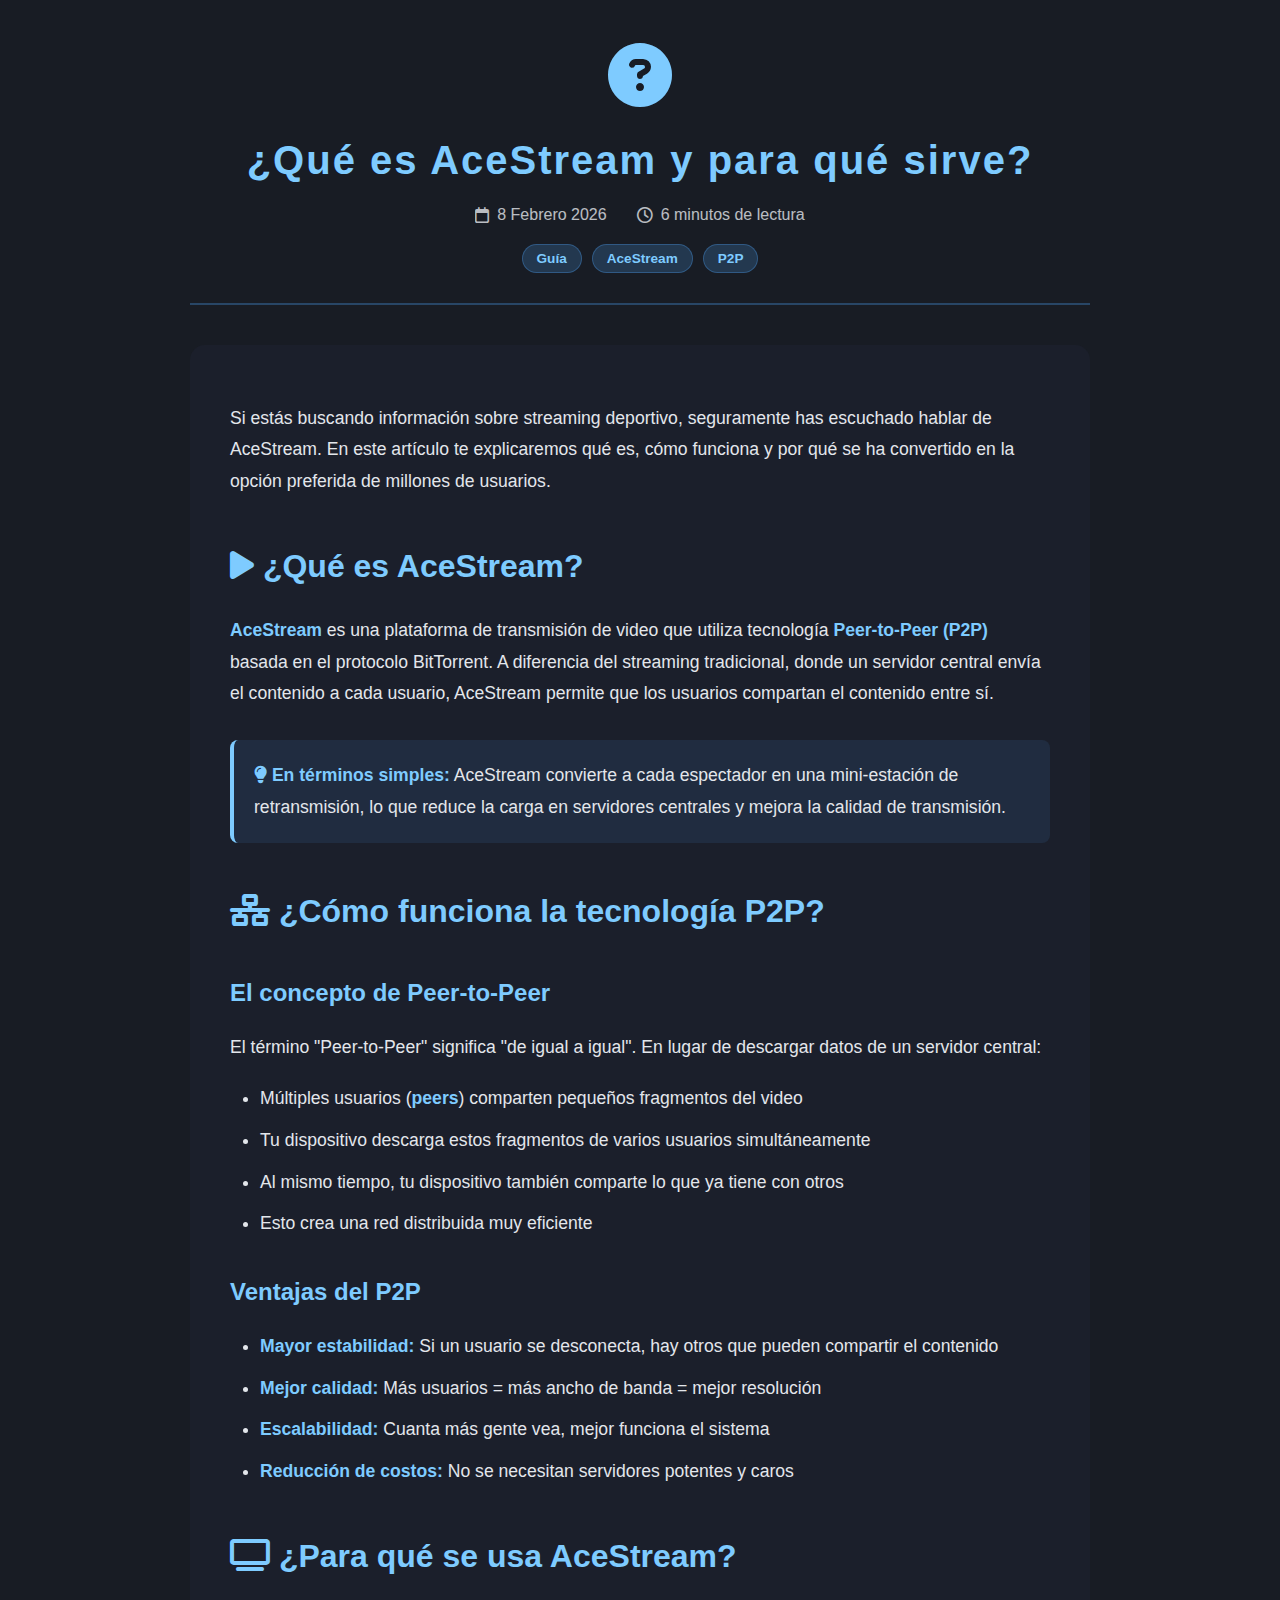
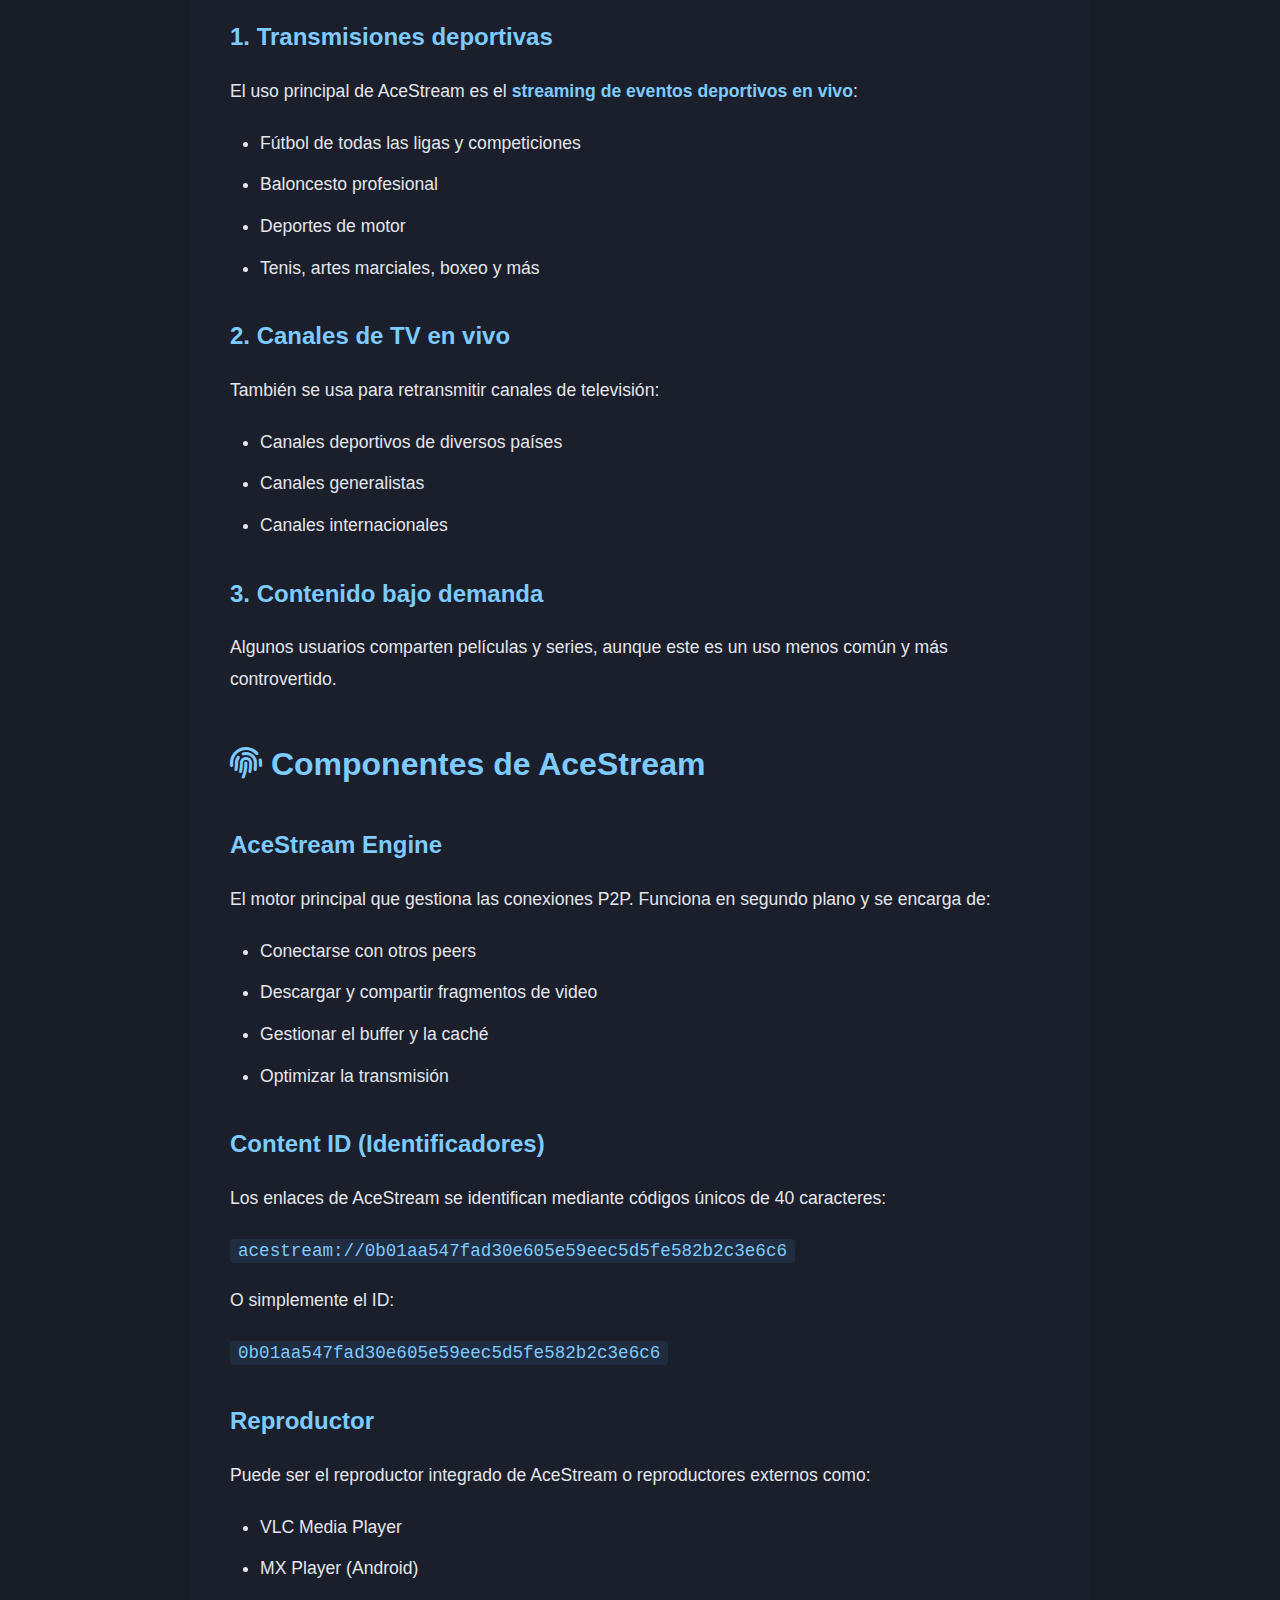
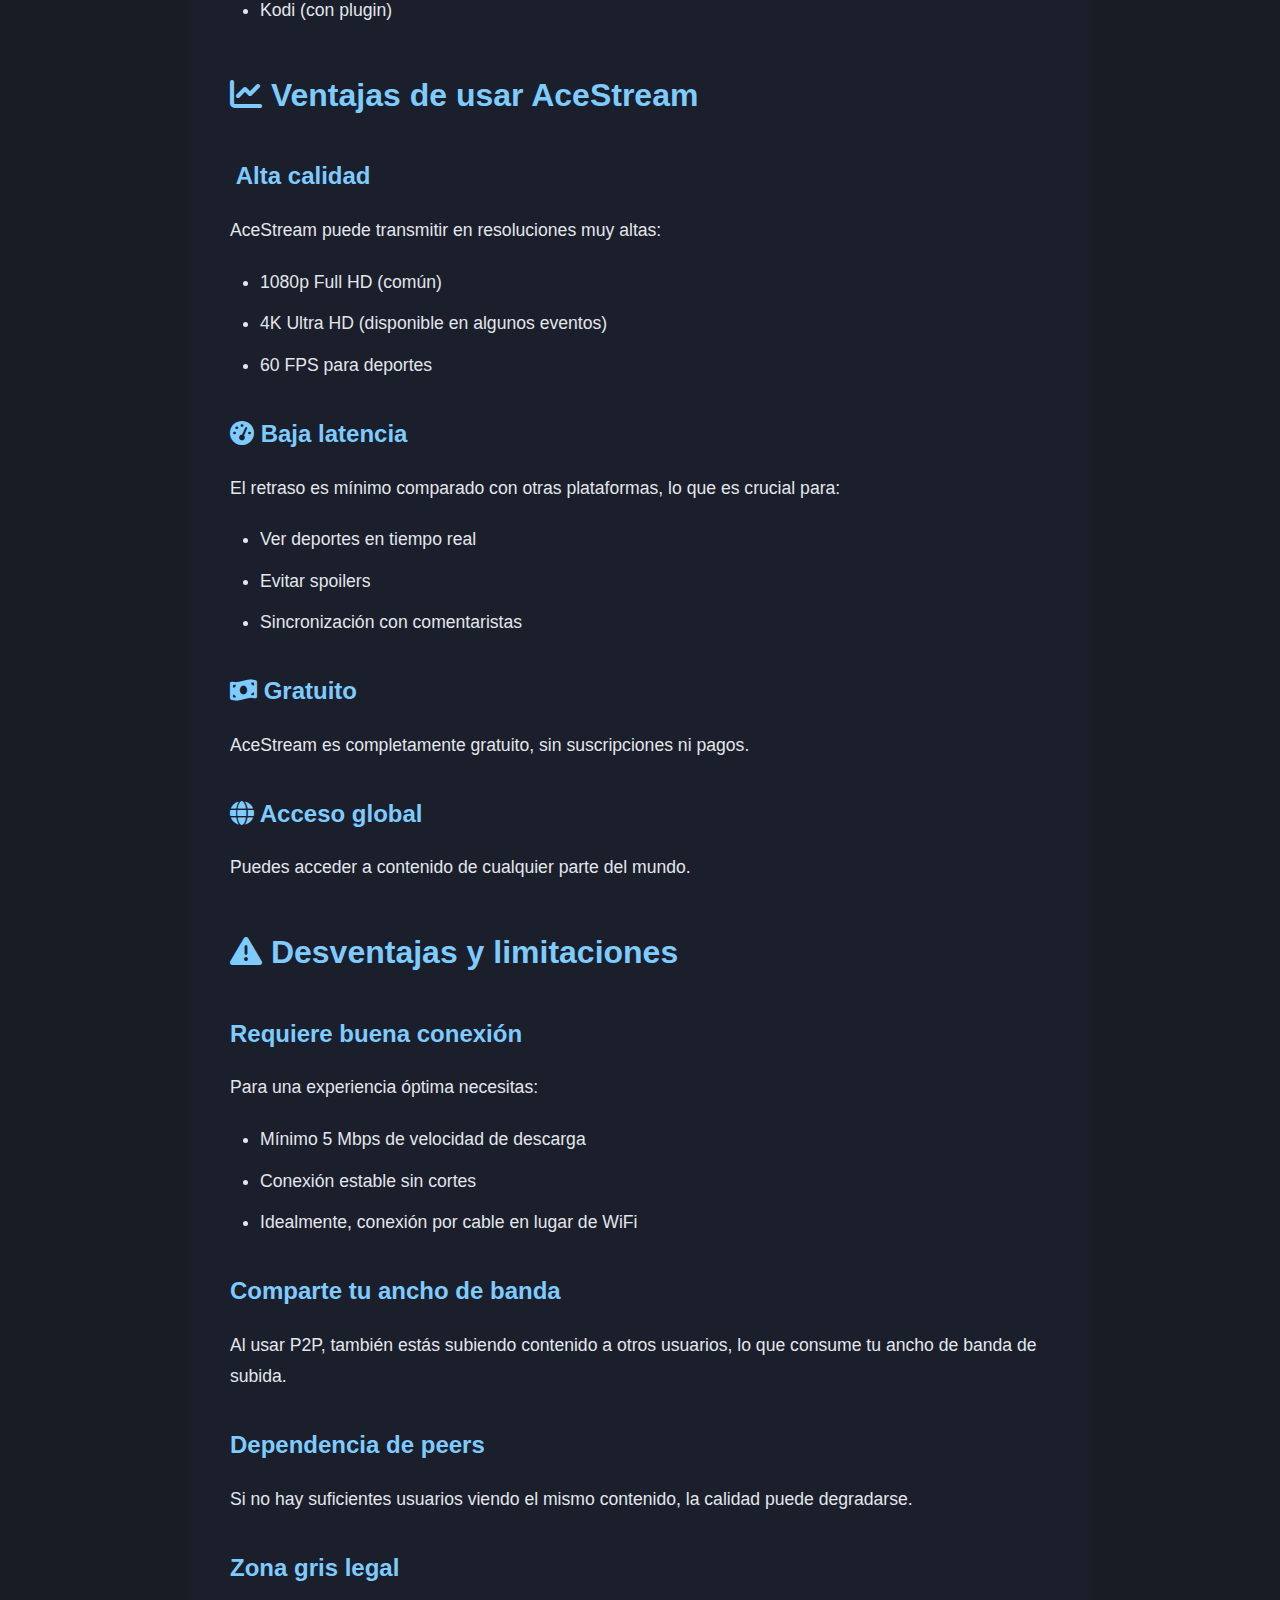
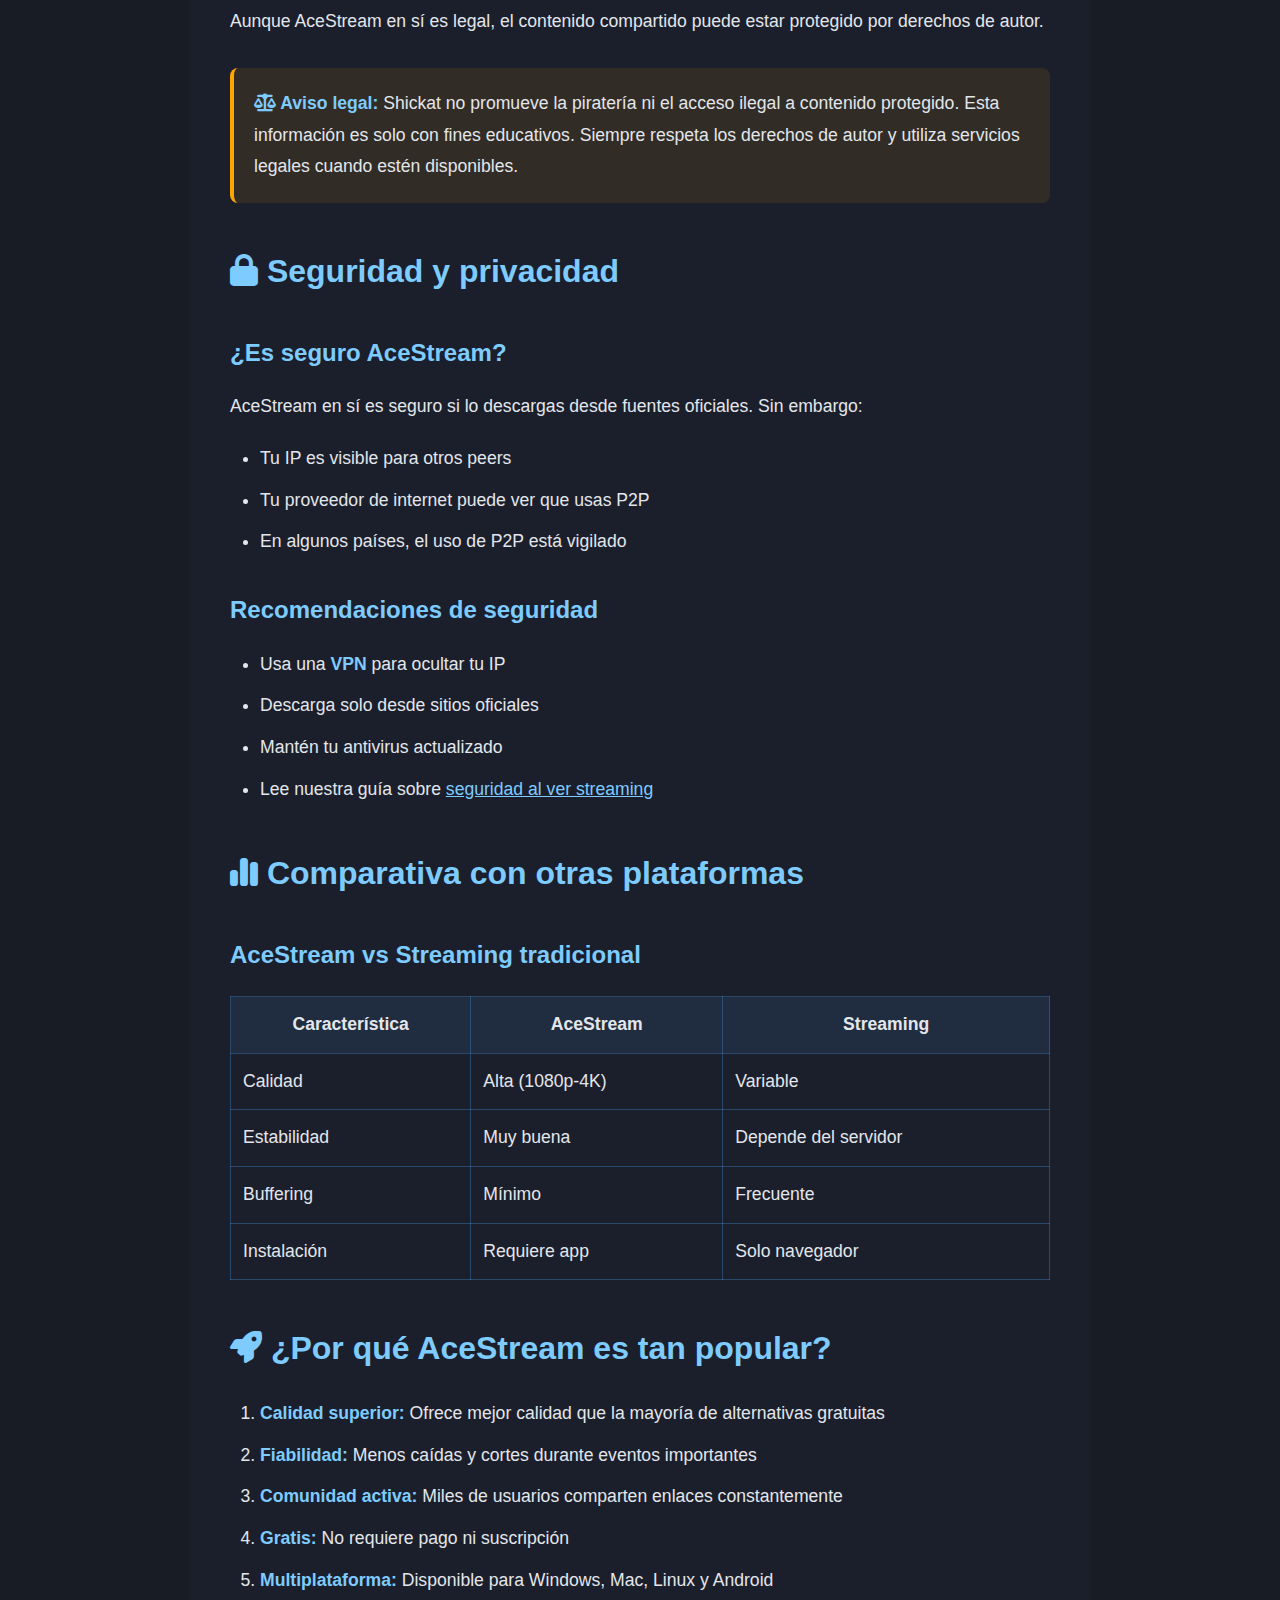
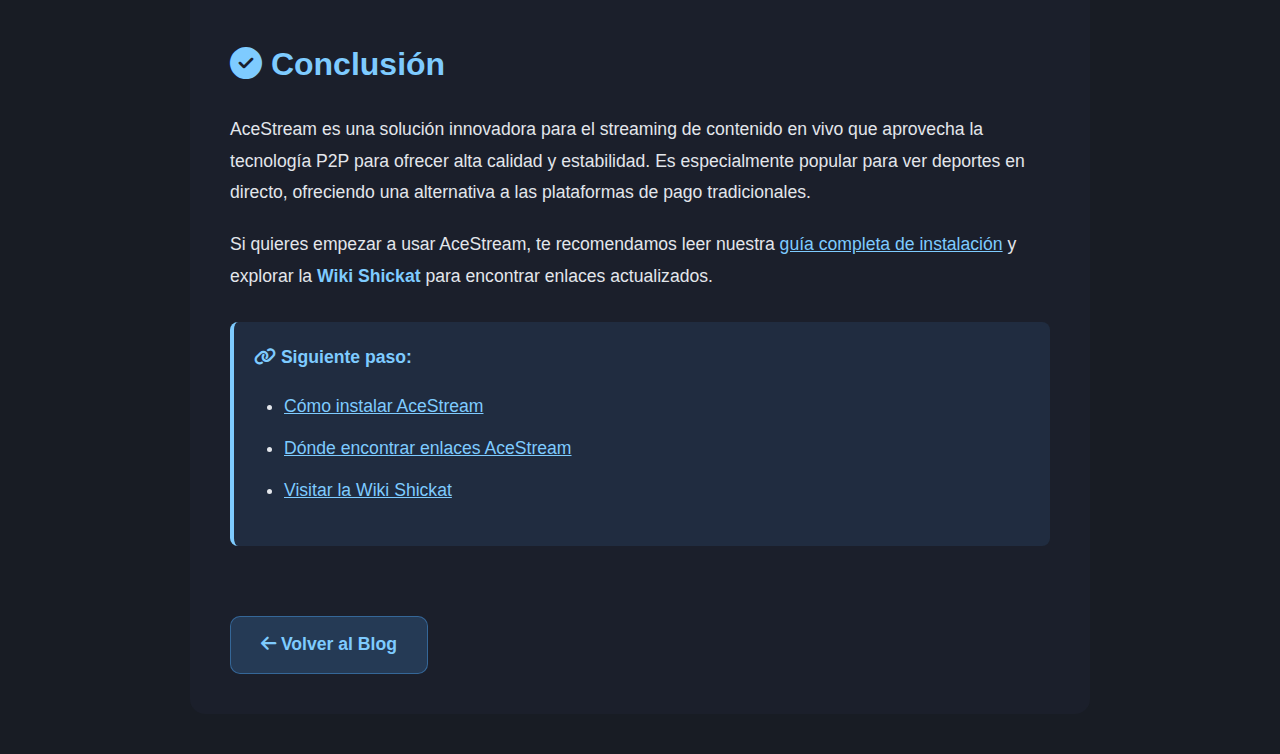
<file: blog/articulos/03-que-es-acestream.html>
<!DOCTYPE html>
<html lang="es">
<head>
  <meta charset="UTF-8">
  <meta name="viewport" content="width=device-width,initial-scale=1.0">
  <title>¿Qué es AceStream y para qué sirve? - Blog Shickat</title>
  <link rel="icon" type="image/png" href="../../Web/Logos/logo_wiki.png">
  <link rel="stylesheet" href="../../Web/styles.css?v=8">
  <link rel="stylesheet" href="../styles.css">
  <link rel="stylesheet" href="https://cdnjs.cloudflare.com/ajax/libs/font-awesome/6.5.0/css/all.min.css">
</head>

<body>
  
  <div class="article-container">
    
    <div class="article-header">
      <div class="article-icon">
        <i class="fa-solid fa-circle-question"></i>
      </div>
      <h1 class="article-title">¿Qué es AceStream y para qué sirve?</h1>
      <div class="article-meta">
        <span><i class="fa-regular fa-calendar"></i> 8 Febrero 2026</span>
        <span><i class="fa-regular fa-clock"></i> 6 minutos de lectura</span>
      </div>
      <div class="article-tags">
        <span class="tag">Guía</span>
        <span class="tag">AceStream</span>
        <span class="tag">P2P</span>
      </div>
    </div>

    <div class="article-content">
      
      <p>Si estás buscando información sobre streaming deportivo, seguramente has escuchado hablar de AceStream. En este artículo te explicaremos qué es, cómo funciona y por qué se ha convertido en la opción preferida de millones de usuarios.</p>

      <h2><i class="fa-solid fa-play"></i> ¿Qué es AceStream?</h2>
      
      <p><strong>AceStream</strong> es una plataforma de transmisión de video que utiliza tecnología <strong>Peer-to-Peer (P2P)</strong> basada en el protocolo BitTorrent. A diferencia del streaming tradicional, donde un servidor central envía el contenido a cada usuario, AceStream permite que los usuarios compartan el contenido entre sí.</p>

      <div class="note">
        <strong><i class="fa-solid fa-lightbulb"></i> En términos simples:</strong> AceStream convierte a cada espectador en una mini-estación de retransmisión, lo que reduce la carga en servidores centrales y mejora la calidad de transmisión.
      </div>

      <h2><i class="fa-solid fa-network-wired"></i> ¿Cómo funciona la tecnología P2P?</h2>
      
      <h3>El concepto de Peer-to-Peer</h3>
      <p>El término "Peer-to-Peer" significa "de igual a igual". En lugar de descargar datos de un servidor central:</p>
      <ul>
        <li>Múltiples usuarios (<strong>peers</strong>) comparten pequeños fragmentos del video</li>
        <li>Tu dispositivo descarga estos fragmentos de varios usuarios simultáneamente</li>
        <li>Al mismo tiempo, tu dispositivo también comparte lo que ya tiene con otros</li>
        <li>Esto crea una red distribuida muy eficiente</li>
      </ul>

      <h3>Ventajas del P2P</h3>
      <ul>
        <li><strong>Mayor estabilidad:</strong> Si un usuario se desconecta, hay otros que pueden compartir el contenido</li>
        <li><strong>Mejor calidad:</strong> Más usuarios = más ancho de banda = mejor resolución</li>
        <li><strong>Escalabilidad:</strong> Cuanta más gente vea, mejor funciona el sistema</li>
        <li><strong>Reducción de costos:</strong> No se necesitan servidores potentes y caros</li>
      </ul>

      <h2><i class="fa-solid fa-tv"></i> ¿Para qué se usa AceStream?</h2>
      
      <h3>1. Transmisiones deportivas</h3>
      <p>El uso principal de AceStream es el <strong>streaming de eventos deportivos en vivo</strong>:</p>
      <ul>
        <li>Fútbol de todas las ligas y competiciones</li>
        <li>Baloncesto profesional</li>
        <li>Deportes de motor</li>
        <li>Tenis, artes marciales, boxeo y más</li>
      </ul>

      <h3>2. Canales de TV en vivo</h3>
      <p>También se usa para retransmitir canales de televisión:</p>
      <ul>
        <li>Canales deportivos de diversos países</li>
        <li>Canales generalistas</li>
        <li>Canales internacionales</li>
      </ul>

      <h3>3. Contenido bajo demanda</h3>
      <p>Algunos usuarios comparten películas y series, aunque este es un uso menos común y más controvertido.</p>

      <h2><i class="fa-solid fa-fingerprint"></i> Componentes de AceStream</h2>
      
      <h3>AceStream Engine</h3>
      <p>El motor principal que gestiona las conexiones P2P. Funciona en segundo plano y se encarga de:</p>
      <ul>
        <li>Conectarse con otros peers</li>
        <li>Descargar y compartir fragmentos de video</li>
        <li>Gestionar el buffer y la caché</li>
        <li>Optimizar la transmisión</li>
      </ul>

      <h3>Content ID (Identificadores)</h3>
      <p>Los enlaces de AceStream se identifican mediante códigos únicos de 40 caracteres:</p>
      <code>acestream://0b01aa547fad30e605e59eec5d5fe582b2c3e6c6</code>
      <p>O simplemente el ID:</p>
      <code>0b01aa547fad30e605e59eec5d5fe582b2c3e6c6</code>

      <h3>Reproductor</h3>
      <p>Puede ser el reproductor integrado de AceStream o reproductores externos como:</p>
      <ul>
        <li>VLC Media Player</li>
        <li>MX Player (Android)</li>
        <li>Kodi (con plugin)</li>
      </ul>

      <h2><i class="fa-solid fa-chart-line"></i> Ventajas de usar AceStream</h2>
      
      <h3><i class="fa-solid fa-hd"></i> Alta calidad</h3>
      <p>AceStream puede transmitir en resoluciones muy altas:</p>
      <ul>
        <li>1080p Full HD (común)</li>
        <li>4K Ultra HD (disponible en algunos eventos)</li>
        <li>60 FPS para deportes</li>
      </ul>

      <h3><i class="fa-solid fa-gauge-high"></i> Baja latencia</h3>
      <p>El retraso es mínimo comparado con otras plataformas, lo que es crucial para:</p>
      <ul>
        <li>Ver deportes en tiempo real</li>
        <li>Evitar spoilers</li>
        <li>Sincronización con comentaristas</li>
      </ul>

      <h3><i class="fa-solid fa-money-bill-wave"></i> Gratuito</h3>
      <p>AceStream es completamente gratuito, sin suscripciones ni pagos.</p>

      <h3><i class="fa-solid fa-globe"></i> Acceso global</h3>
      <p>Puedes acceder a contenido de cualquier parte del mundo.</p>

      <h2><i class="fa-solid fa-triangle-exclamation"></i> Desventajas y limitaciones</h2>
      
      <h3>Requiere buena conexión</h3>
      <p>Para una experiencia óptima necesitas:</p>
      <ul>
        <li>Mínimo 5 Mbps de velocidad de descarga</li>
        <li>Conexión estable sin cortes</li>
        <li>Idealmente, conexión por cable en lugar de WiFi</li>
      </ul>

      <h3>Comparte tu ancho de banda</h3>
      <p>Al usar P2P, también estás subiendo contenido a otros usuarios, lo que consume tu ancho de banda de subida.</p>

      <h3>Dependencia de peers</h3>
      <p>Si no hay suficientes usuarios viendo el mismo contenido, la calidad puede degradarse.</p>

      <h3>Zona gris legal</h3>
      <p>Aunque AceStream en sí es legal, el contenido compartido puede estar protegido por derechos de autor.</p>

      <div class="warning">
        <strong><i class="fa-solid fa-scale-balanced"></i> Aviso legal:</strong> Shickat no promueve la piratería ni el acceso ilegal a contenido protegido. Esta información es solo con fines educativos. Siempre respeta los derechos de autor y utiliza servicios legales cuando estén disponibles.
      </div>

      <h2><i class="fa-solid fa-lock"></i> Seguridad y privacidad</h2>
      
      <h3>¿Es seguro AceStream?</h3>
      <p>AceStream en sí es seguro si lo descargas desde fuentes oficiales. Sin embargo:</p>
      <ul>
        <li>Tu IP es visible para otros peers</li>
        <li>Tu proveedor de internet puede ver que usas P2P</li>
        <li>En algunos países, el uso de P2P está vigilado</li>
      </ul>

      <h3>Recomendaciones de seguridad</h3>
      <ul>
        <li>Usa una <strong>VPN</strong> para ocultar tu IP</li>
        <li>Descarga solo desde sitios oficiales</li>
        <li>Mantén tu antivirus actualizado</li>
        <li>Lee nuestra guía sobre <a href="./08-seguridad-streaming.html" style="color: #7ecbff;">seguridad al ver streaming</a></li>
      </ul>

      <h2><i class="fa-solid fa-chart-simple"></i> Comparativa con otras plataformas</h2>
      
      <h3>AceStream vs Streaming tradicional</h3>
      <table style="width: 100%; border-collapse: collapse; margin: 20px 0;">
        <tr style="background: rgba(78, 170, 255, 0.1);">
          <th style="padding: 12px; border: 1px solid rgba(78, 170, 255, 0.3);">Característica</th>
          <th style="padding: 12px; border: 1px solid rgba(78, 170, 255, 0.3);">AceStream</th>
          <th style="padding: 12px; border: 1px solid rgba(78, 170, 255, 0.3);">Streaming</th>
        </tr>
        <tr>
          <td style="padding: 12px; border: 1px solid rgba(78, 170, 255, 0.3);">Calidad</td>
          <td style="padding: 12px; border: 1px solid rgba(78, 170, 255, 0.3);">Alta (1080p-4K)</td>
          <td style="padding: 12px; border: 1px solid rgba(78, 170, 255, 0.3);">Variable</td>
        </tr>
        <tr>
          <td style="padding: 12px; border: 1px solid rgba(78, 170, 255, 0.3);">Estabilidad</td>
          <td style="padding: 12px; border: 1px solid rgba(78, 170, 255, 0.3);">Muy buena</td>
          <td style="padding: 12px; border: 1px solid rgba(78, 170, 255, 0.3);">Depende del servidor</td>
        </tr>
        <tr>
          <td style="padding: 12px; border: 1px solid rgba(78, 170, 255, 0.3);">Buffering</td>
          <td style="padding: 12px; border: 1px solid rgba(78, 170, 255, 0.3);">Mínimo</td>
          <td style="padding: 12px; border: 1px solid rgba(78, 170, 255, 0.3);">Frecuente</td>
        </tr>
        <tr>
          <td style="padding: 12px; border: 1px solid rgba(78, 170, 255, 0.3);">Instalación</td>
          <td style="padding: 12px; border: 1px solid rgba(78, 170, 255, 0.3);">Requiere app</td>
          <td style="padding: 12px; border: 1px solid rgba(78, 170, 255, 0.3);">Solo navegador</td>
        </tr>
      </table>

      <h2><i class="fa-solid fa-rocket"></i> ¿Por qué AceStream es tan popular?</h2>
      
      <ol>
        <li><strong>Calidad superior:</strong> Ofrece mejor calidad que la mayoría de alternativas gratuitas</li>
        <li><strong>Fiabilidad:</strong> Menos caídas y cortes durante eventos importantes</li>
        <li><strong>Comunidad activa:</strong> Miles de usuarios comparten enlaces constantemente</li>
        <li><strong>Gratis:</strong> No requiere pago ni suscripción</li>
        <li><strong>Multiplataforma:</strong> Disponible para Windows, Mac, Linux y Android</li>
      </ol>

      <h2><i class="fa-solid fa-circle-check"></i> Conclusión</h2>
      
      <p>AceStream es una solución innovadora para el streaming de contenido en vivo que aprovecha la tecnología P2P para ofrecer alta calidad y estabilidad. Es especialmente popular para ver deportes en directo, ofreciendo una alternativa a las plataformas de pago tradicionales.</p>

      <p>Si quieres empezar a usar AceStream, te recomendamos leer nuestra <a href="./01-instalar-acestream.html" style="color: #7ecbff;">guía completa de instalación</a> y explorar la <strong>Wiki Shickat</strong> para encontrar enlaces actualizados.</p>

      <div class="note">
        <strong><i class="fa-solid fa-link"></i> Siguiente paso:</strong>
        <ul>
          <li><a href="./01-instalar-acestream.html" style="color: #7ecbff;">Cómo instalar AceStream</a></li>
          <li><a href="./06-encontrar-enlaces-acestream.html" style="color: #7ecbff;">Dónde encontrar enlaces AceStream</a></li>
          <li><a href="../../Web/index.html" style="color: #7ecbff;">Visitar la Wiki Shickat</a></li>
        </ul>
      </div>

      <a href="../index.html" class="back-button">
        <i class="fa-solid fa-arrow-left"></i> Volver al Blog
      </a>

    </div>

  </div>

</body>
</html>
</file>
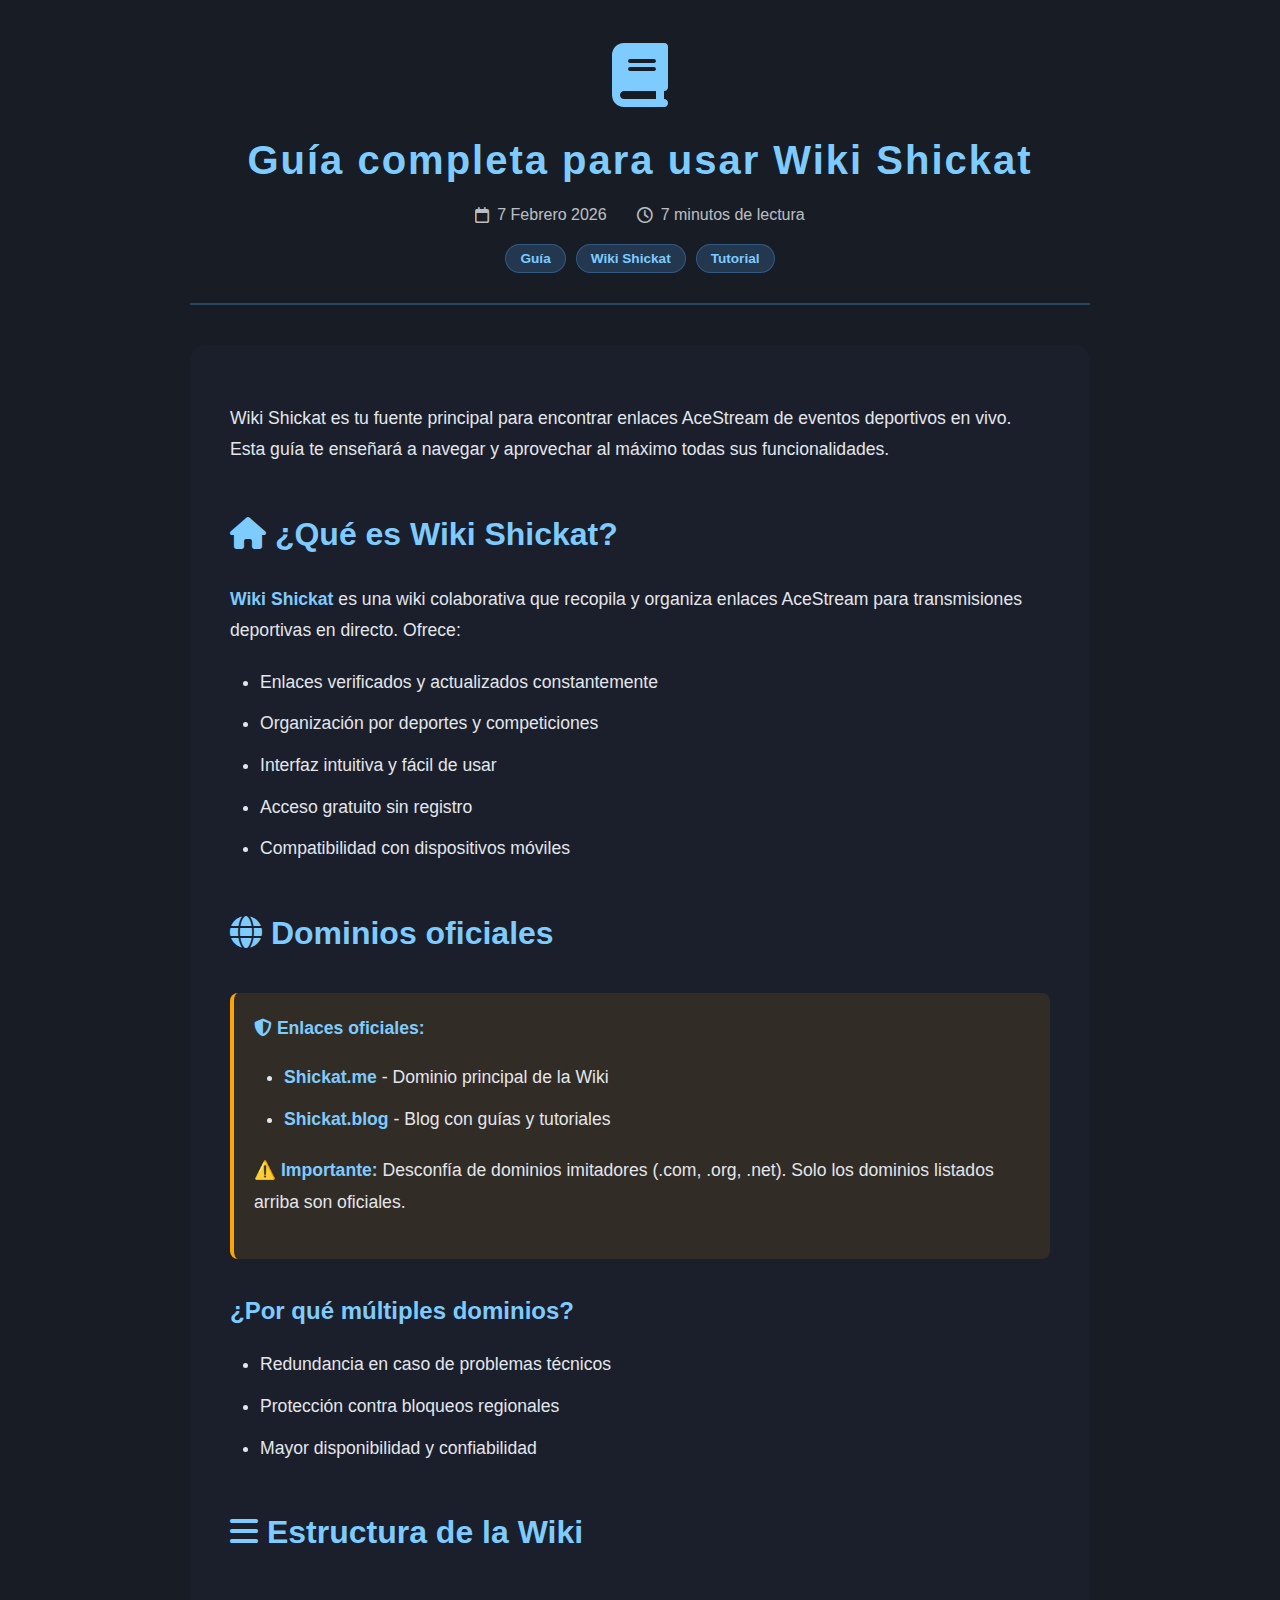
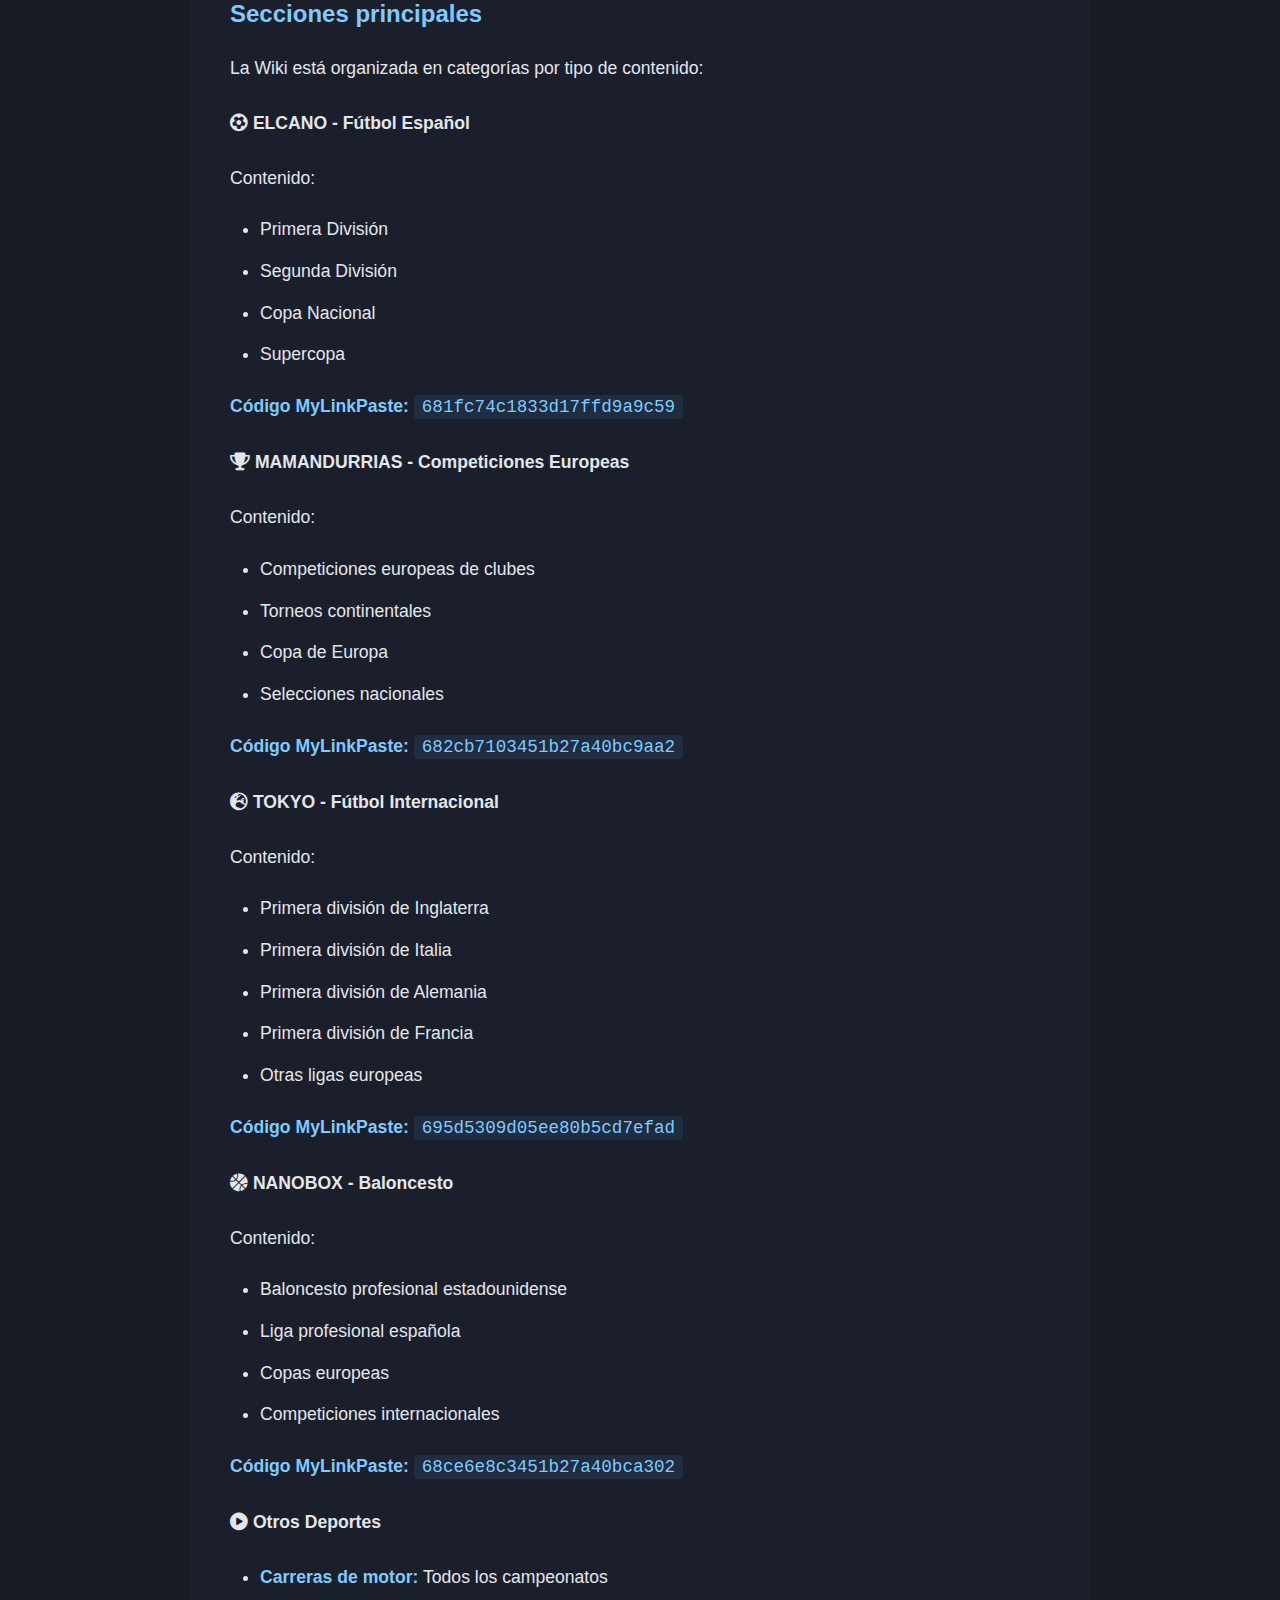
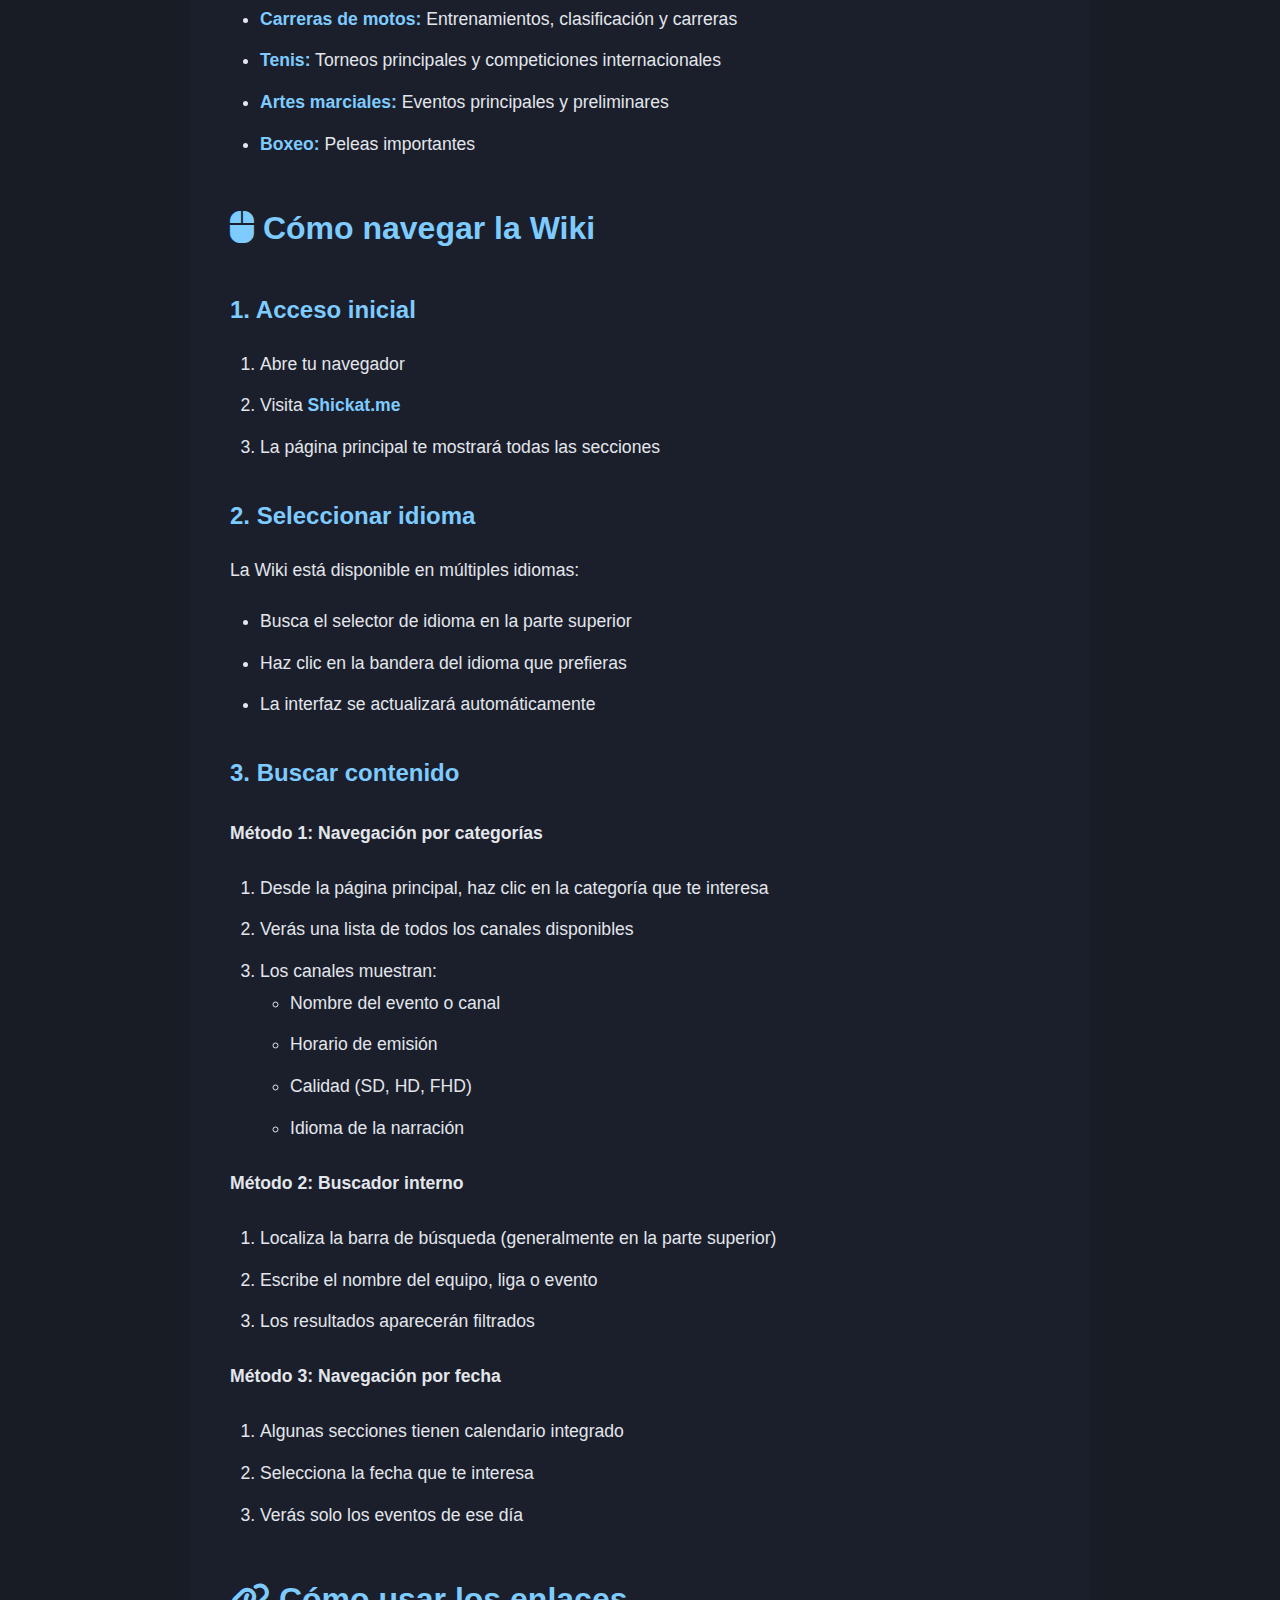
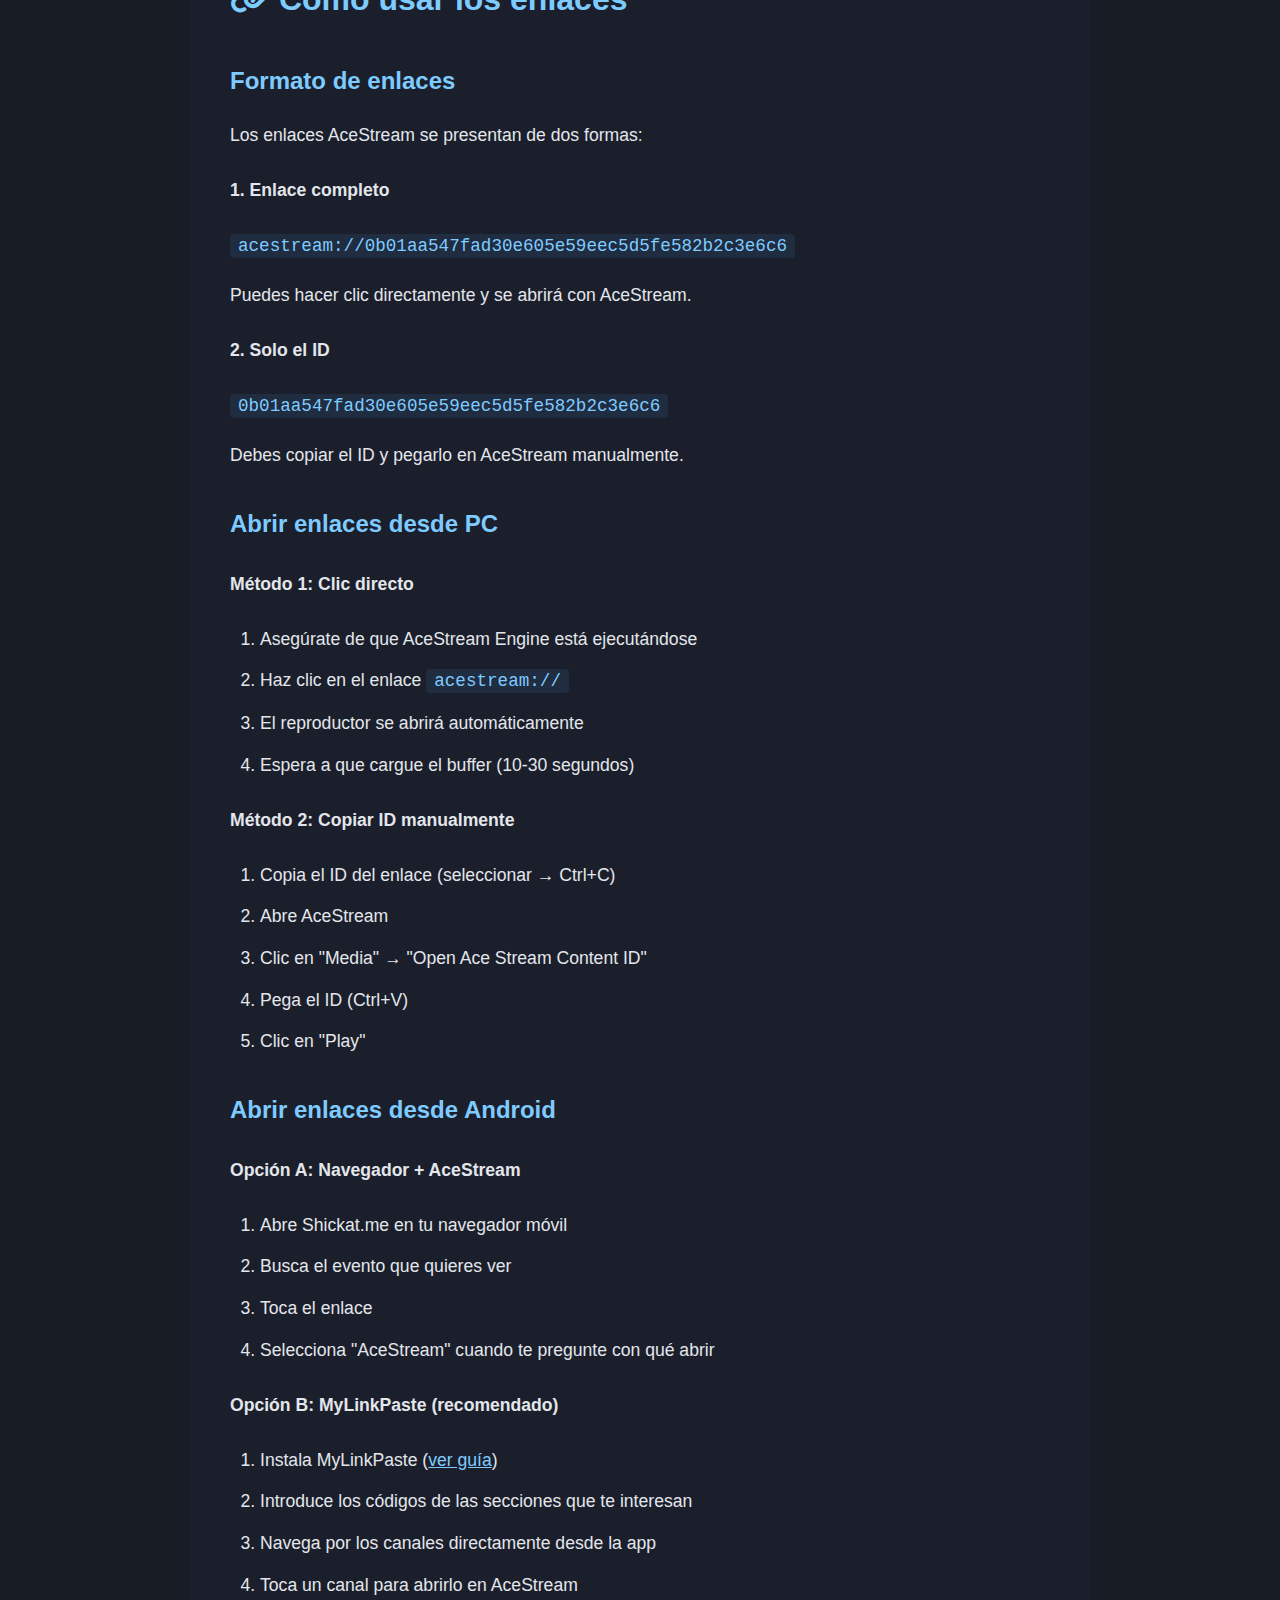
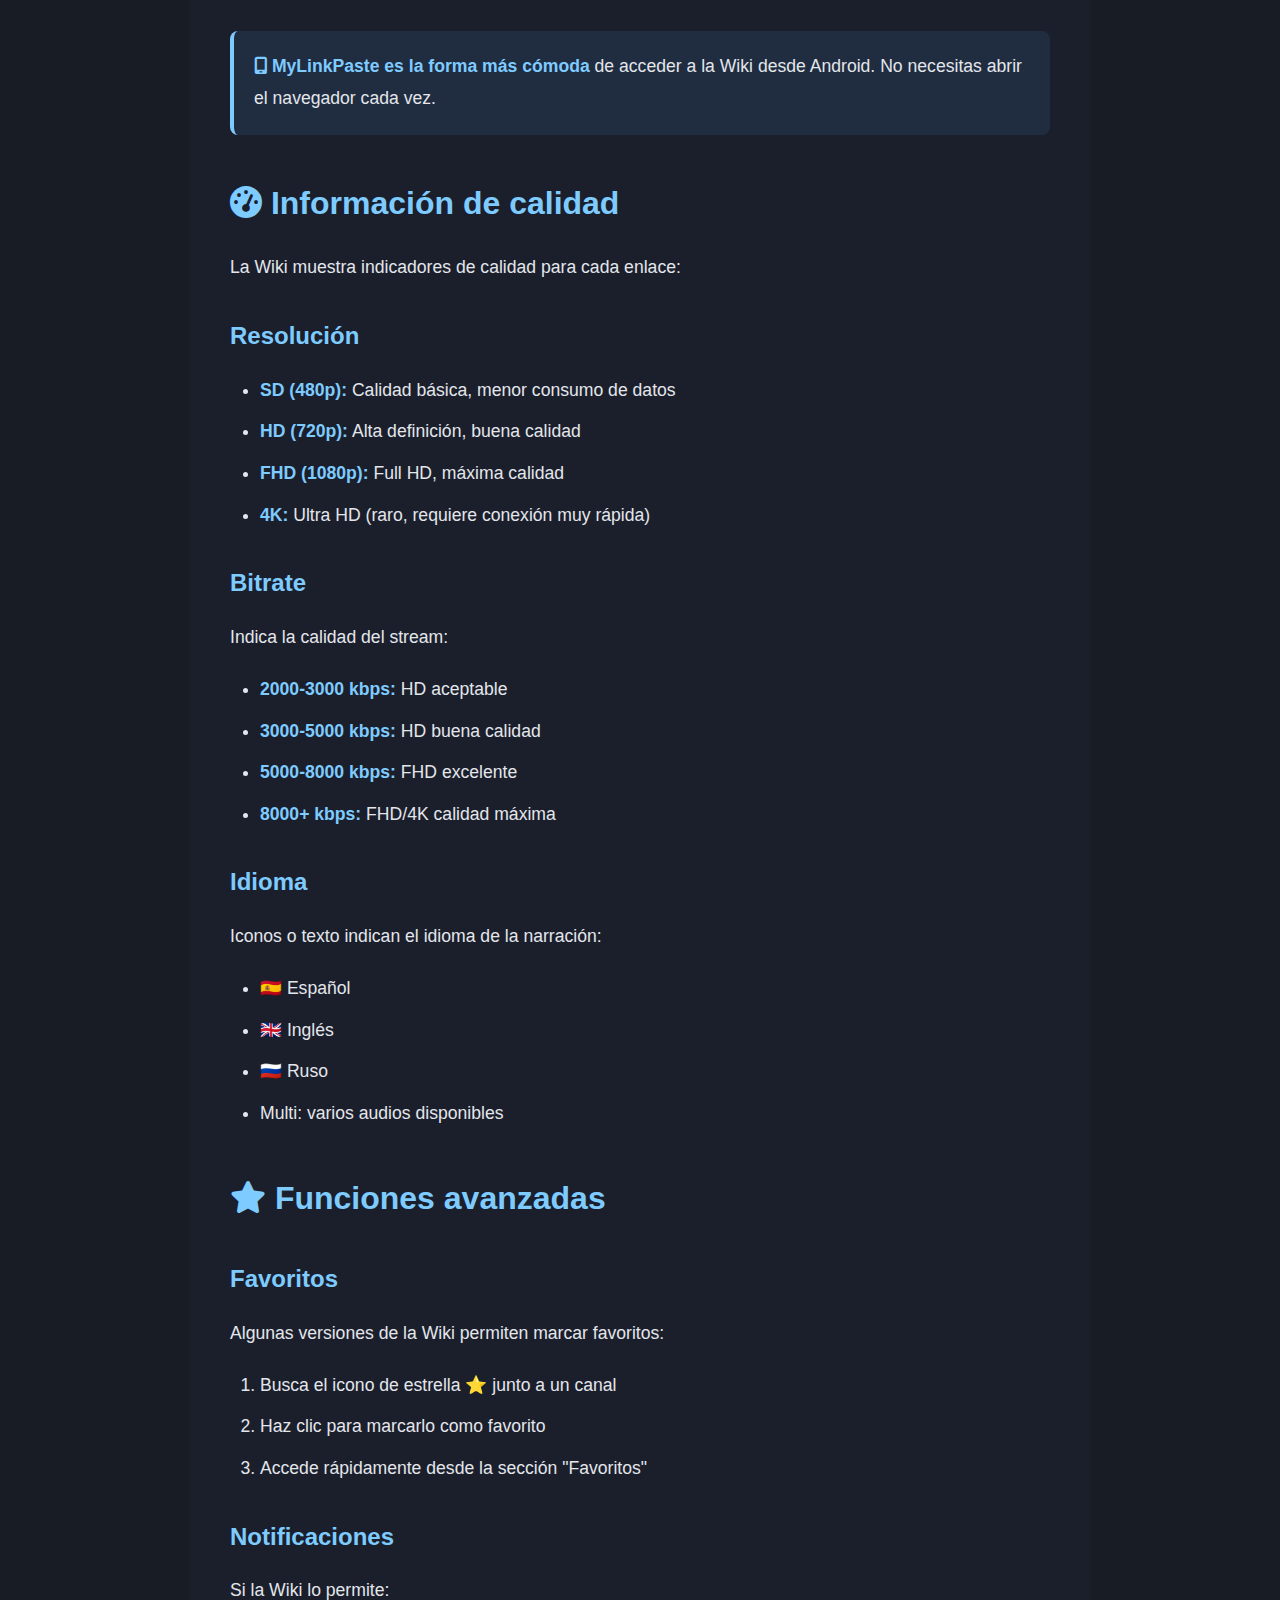
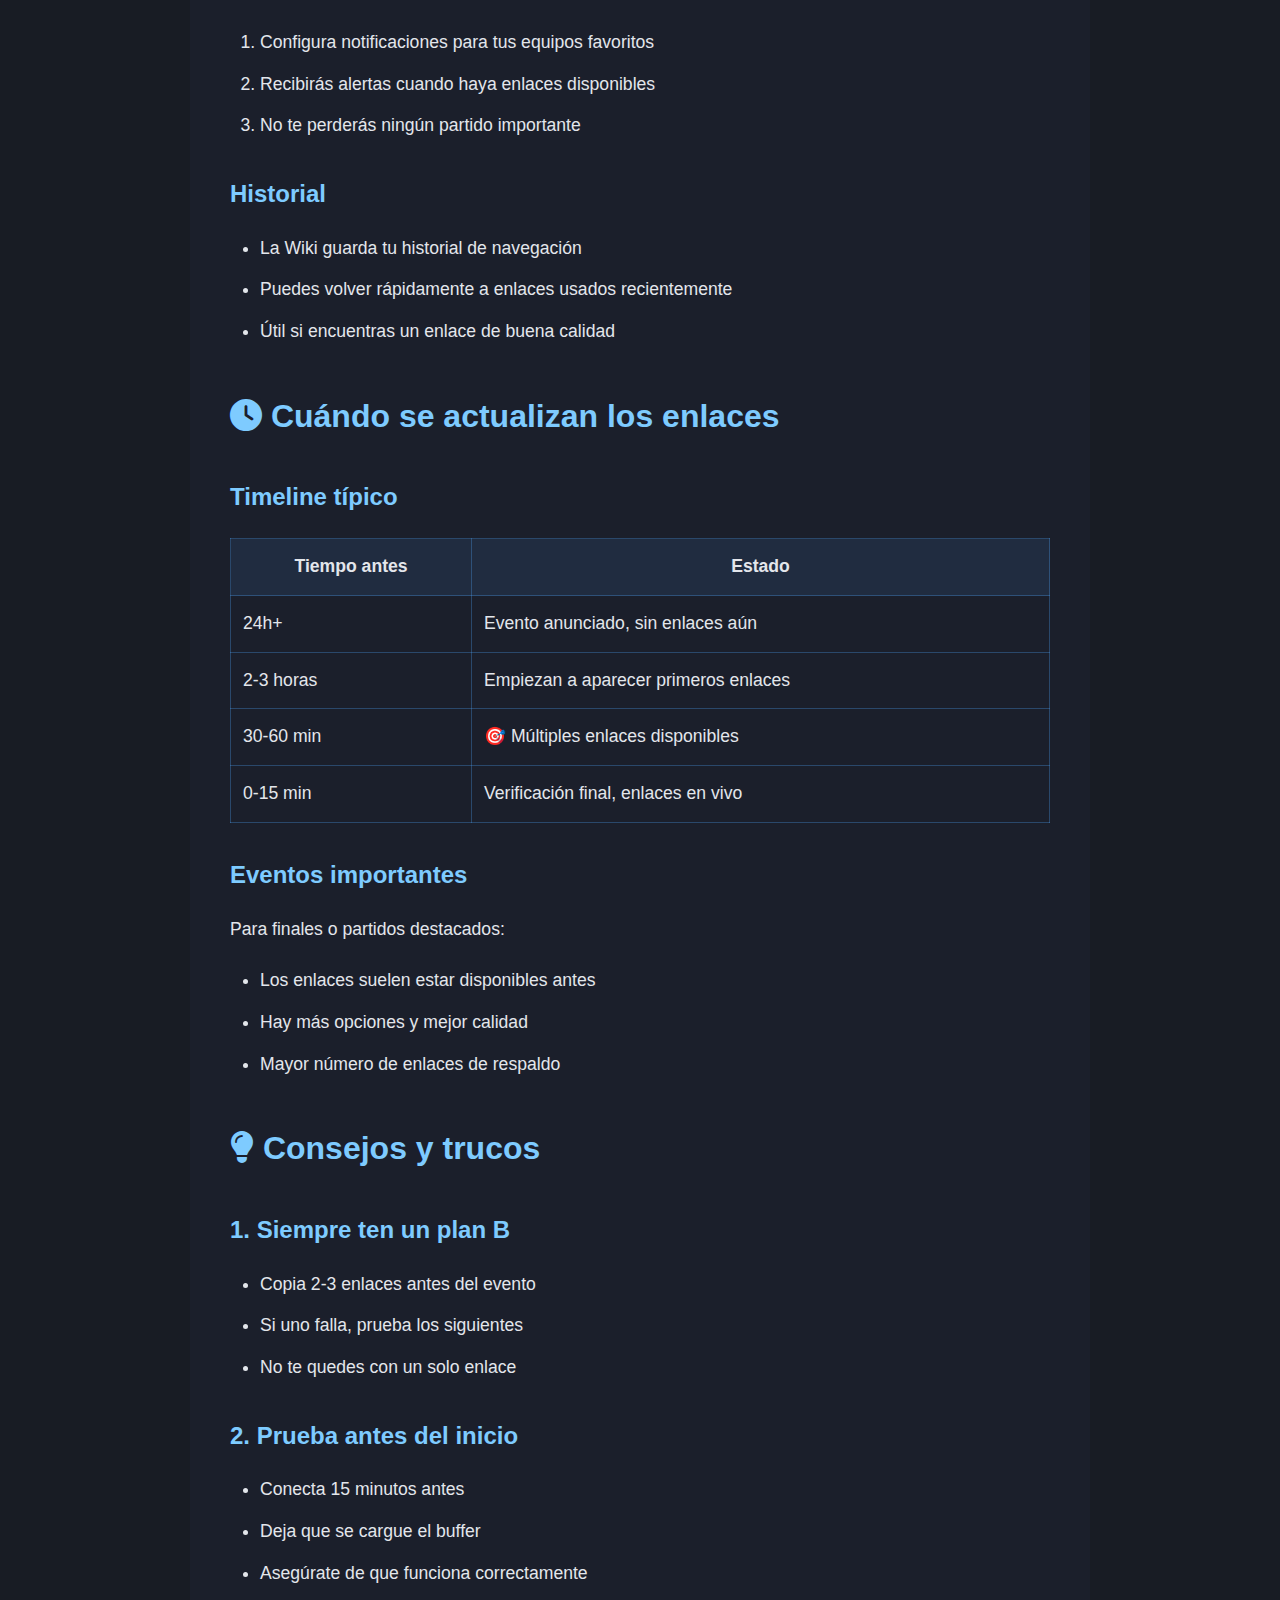
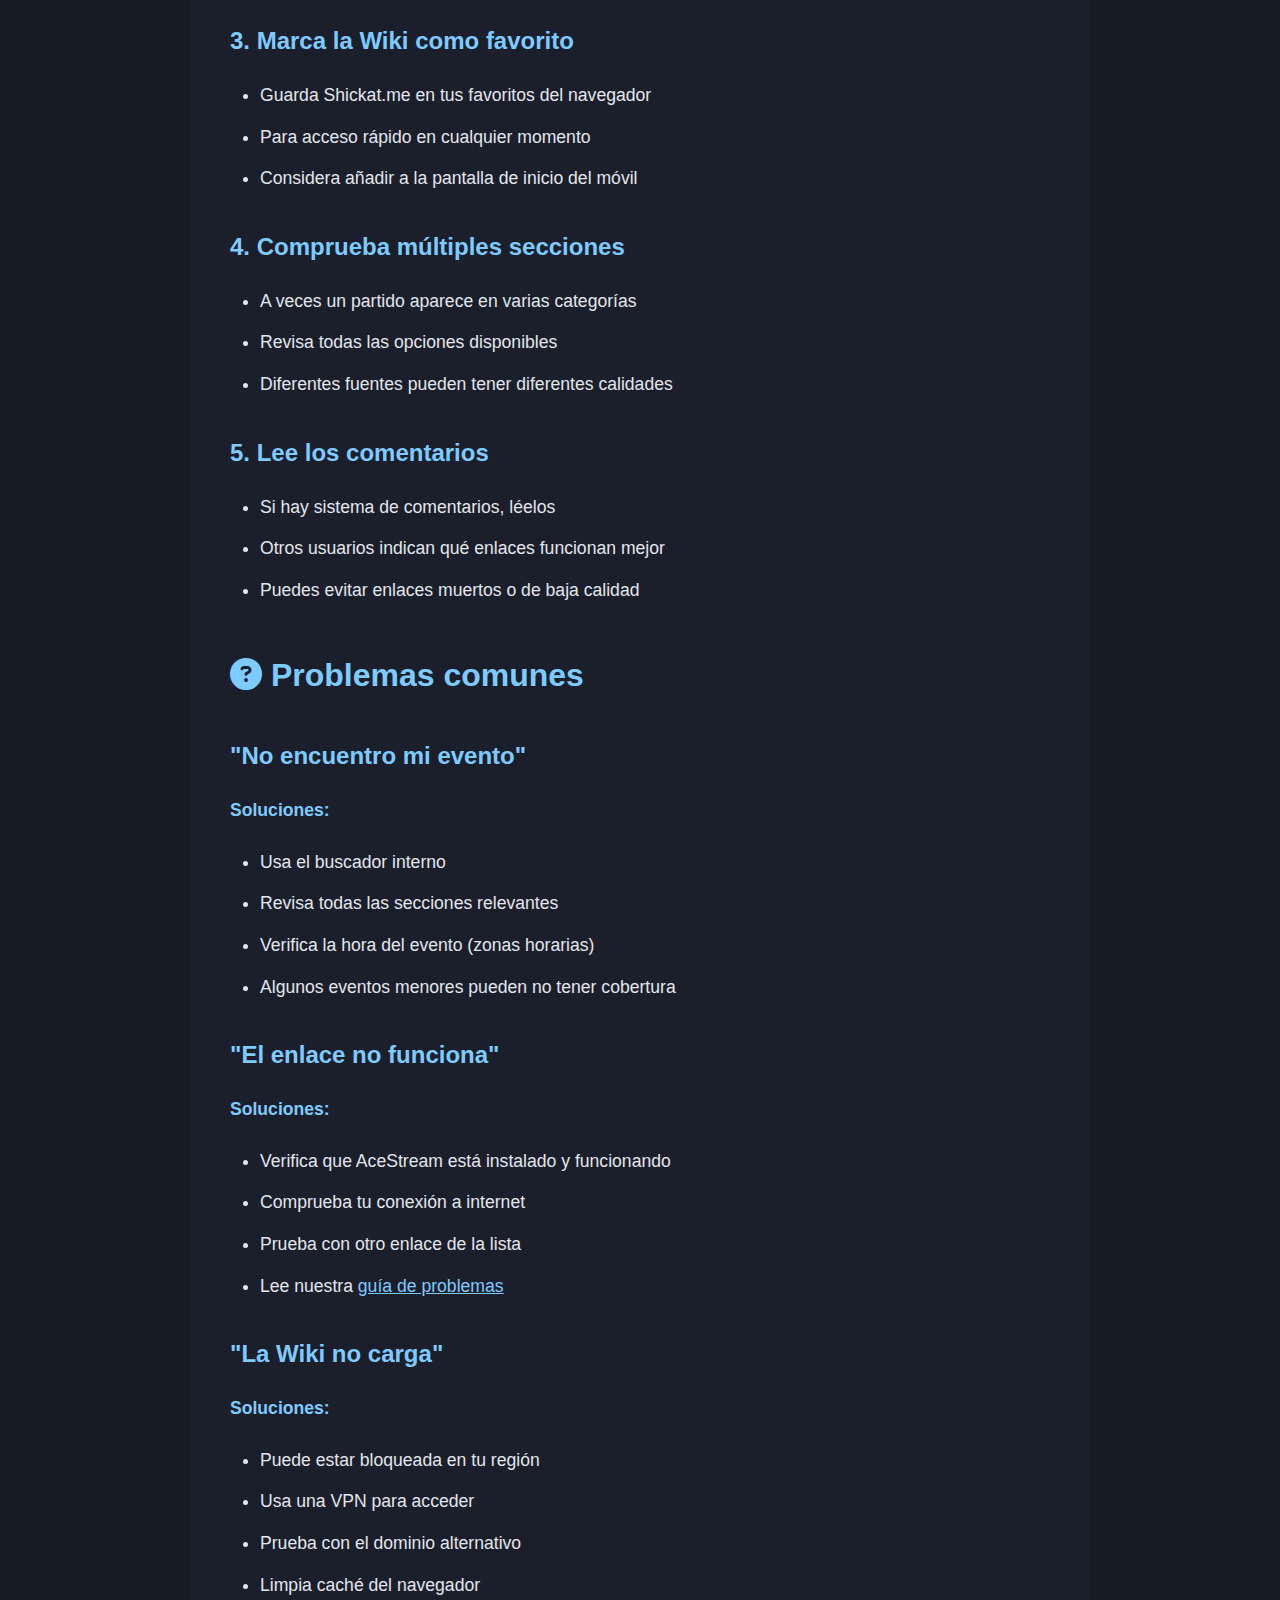
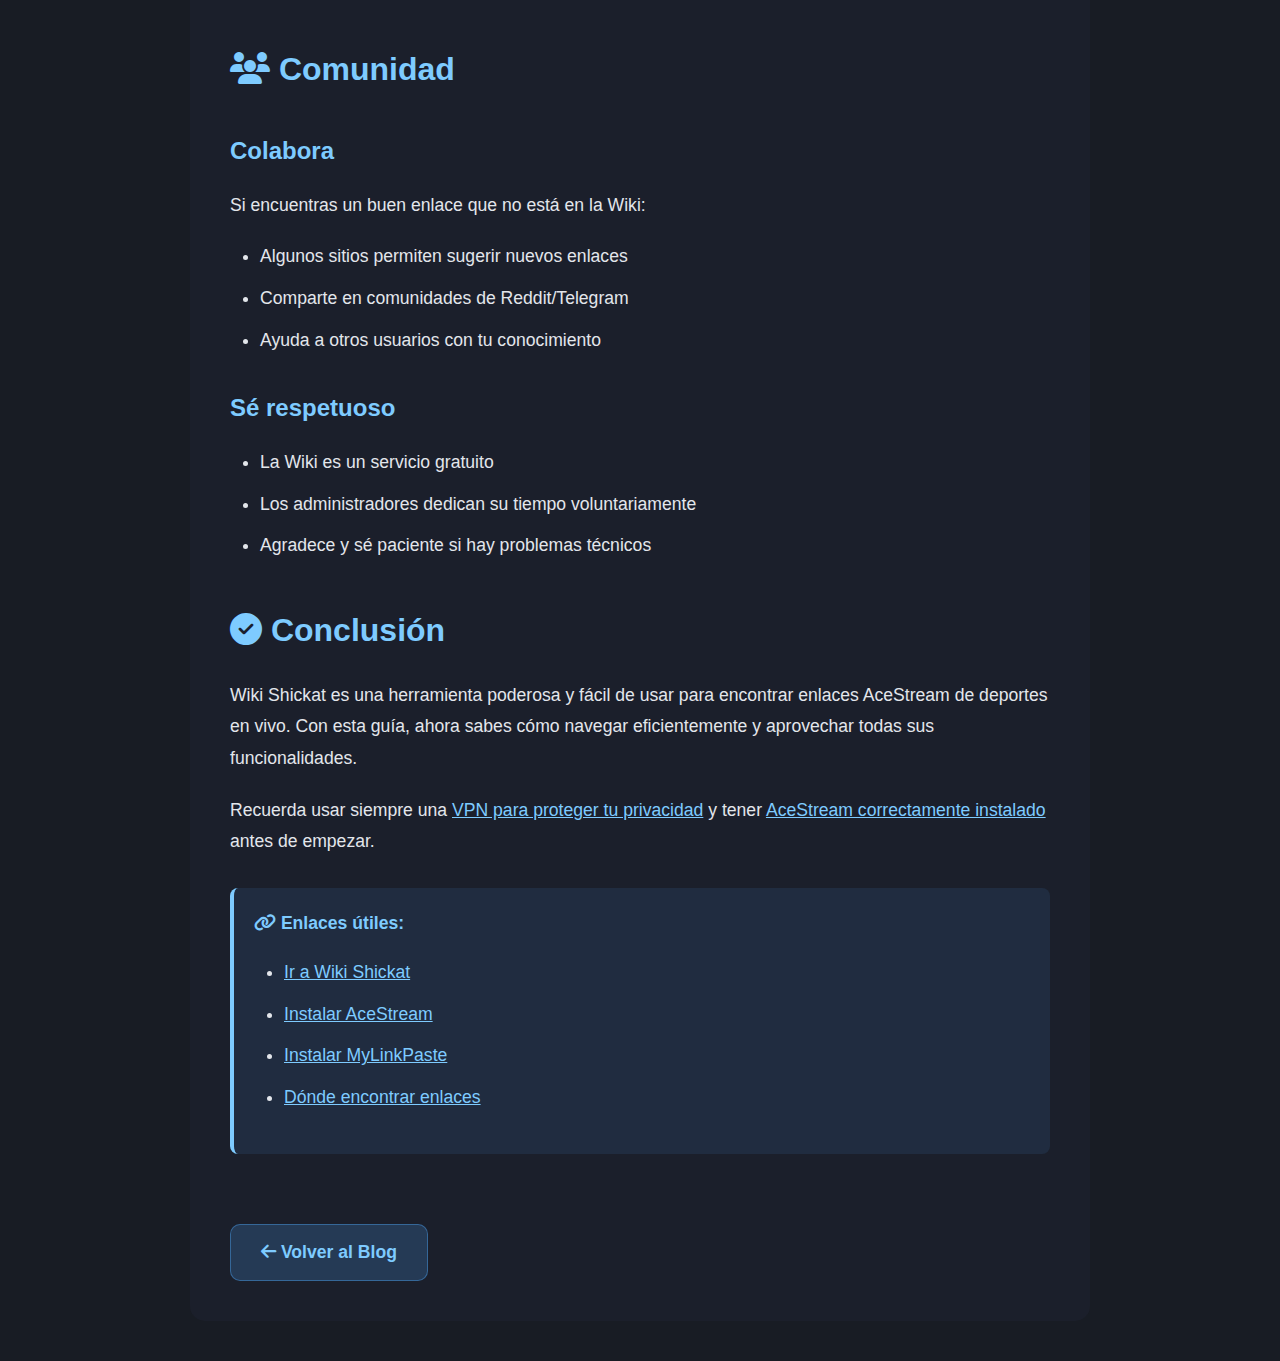
<file: blog/articulos/04-usar-wiki-shickat.html>
<!DOCTYPE html>
<html lang="es">
<head>
  <meta charset="UTF-8">
  <meta name="viewport" content="width=device-width,initial-scale=1.0">
  <title>Guía completa para usar Wiki Shickat - Blog Shickat</title>
  <link rel="icon" type="image/png" href="../../Web/Logos/logo_wiki.png">
  <link rel="stylesheet" href="../../Web/styles.css?v=8">
  <link rel="stylesheet" href="../styles.css">
  <link rel="stylesheet" href="https://cdnjs.cloudflare.com/ajax/libs/font-awesome/6.5.0/css/all.min.css">
</head>

<body>
  
  <div class="article-container">
    
    <div class="article-header">
      <div class="article-icon">
        <i class="fa-solid fa-book"></i>
      </div>
      <h1 class="article-title">Guía completa para usar Wiki Shickat</h1>
      <div class="article-meta">
        <span><i class="fa-regular fa-calendar"></i> 7 Febrero 2026</span>
        <span><i class="fa-regular fa-clock"></i> 7 minutos de lectura</span>
      </div>
      <div class="article-tags">
        <span class="tag">Guía</span>
        <span class="tag">Wiki Shickat</span>
        <span class="tag">Tutorial</span>
      </div>
    </div>

    <div class="article-content">
      
      <p>Wiki Shickat es tu fuente principal para encontrar enlaces AceStream de eventos deportivos en vivo. Esta guía te enseñará a navegar y aprovechar al máximo todas sus funcionalidades.</p>

      <h2><i class="fa-solid fa-house"></i> ¿Qué es Wiki Shickat?</h2>
      
      <p><strong>Wiki Shickat</strong> es una wiki colaborativa que recopila y organiza enlaces AceStream para transmisiones deportivas en directo. Ofrece:</p>
      <ul>
        <li>Enlaces verificados y actualizados constantemente</li>
        <li>Organización por deportes y competiciones</li>
        <li>Interfaz intuitiva y fácil de usar</li>
        <li>Acceso gratuito sin registro</li>
        <li>Compatibilidad con dispositivos móviles</li>
      </ul>

      <h2><i class="fa-solid fa-globe"></i> Dominios oficiales</h2>
      
      <div class="warning">
        <strong><i class="fa-solid fa-shield-halved"></i> Enlaces oficiales:</strong>
        <ul>
          <li><strong>Shickat.me</strong> - Dominio principal de la Wiki</li>
          <li><strong>Shickat.blog</strong> - Blog con guías y tutoriales</li>
        </ul>
        <p><strong>⚠️ Importante:</strong> Desconfía de dominios imitadores (.com, .org, .net). Solo los dominios listados arriba son oficiales.</p>
      </div>

      <h3>¿Por qué múltiples dominios?</h3>
      <ul>
        <li>Redundancia en caso de problemas técnicos</li>
        <li>Protección contra bloqueos regionales</li>
        <li>Mayor disponibilidad y confiabilidad</li>
      </ul>

      <h2><i class="fa-solid fa-bars"></i> Estructura de la Wiki</h2>
      
      <h3>Secciones principales</h3>
      <p>La Wiki está organizada en categorías por tipo de contenido:</p>

      <h4><i class="fa-solid fa-futbol"></i> ELCANO - Fútbol Español</h4>
      <p>Contenido:</p>
      <ul>
        <li>Primera División</li>
        <li>Segunda División</li>
        <li>Copa Nacional</li>
        <li>Supercopa</li>
      </ul>
      <p><strong>Código MyLinkPaste:</strong> <code>681fc74c1833d17ffd9a9c59</code></p>

      <h4><i class="fa-solid fa-trophy"></i> MAMANDURRIAS - Competiciones Europeas</h4>
      <p>Contenido:</p>
      <ul>
        <li>Competiciones europeas de clubes</li>
        <li>Torneos continentales</li>
        <li>Copa de Europa</li>
        <li>Selecciones nacionales</li>
      </ul>
      <p><strong>Código MyLinkPaste:</strong> <code>682cb7103451b27a40bc9aa2</code></p>

      <h4><i class="fa-solid fa-earth-europe"></i> TOKYO - Fútbol Internacional</h4>
      <p>Contenido:</p>
      <ul>
        <li>Primera división de Inglaterra</li>
        <li>Primera división de Italia</li>
        <li>Primera división de Alemania</li>
        <li>Primera división de Francia</li>
        <li>Otras ligas europeas</li>
      </ul>
      <p><strong>Código MyLinkPaste:</strong> <code>695d5309d05ee80b5cd7efad</code></p>

      <h4><i class="fa-solid fa-basketball"></i> NANOBOX - Baloncesto</h4>
      <p>Contenido:</p>
      <ul>
        <li>Baloncesto profesional estadounidense</li>
        <li>Liga profesional española</li>
        <li>Copas europeas</li>
        <li>Competiciones internacionales</li>
      </ul>
      <p><strong>Código MyLinkPaste:</strong> <code>68ce6e8c3451b27a40bca302</code></p>

      <h4><i class="fa-solid fa-circle-play"></i> Otros Deportes</h4>
      <ul>
        <li><strong>Carreras de motor:</strong> Todos los campeonatos</li>
        <li><strong>Carreras de motos:</strong> Entrenamientos, clasificación y carreras</li>
        <li><strong>Tenis:</strong> Torneos principales y competiciones internacionales</li>
        <li><strong>Artes marciales:</strong> Eventos principales y preliminares</li>
        <li><strong>Boxeo:</strong> Peleas importantes</li>
      </ul>

      <h2><i class="fa-solid fa-computer-mouse"></i> Cómo navegar la Wiki</h2>
      
      <h3>1. Acceso inicial</h3>
      <ol>
        <li>Abre tu navegador</li>
        <li>Visita <strong>Shickat.me</strong></li>
        <li>La página principal te mostrará todas las secciones</li>
      </ol>

      <h3>2. Seleccionar idioma</h3>
      <p>La Wiki está disponible en múltiples idiomas:</p>
      <ul>
        <li>Busca el selector de idioma en la parte superior</li>
        <li>Haz clic en la bandera del idioma que prefieras</li>
        <li>La interfaz se actualizará automáticamente</li>
      </ul>

      <h3>3. Buscar contenido</h3>
      
      <h4>Método 1: Navegación por categorías</h4>
      <ol>
        <li>Desde la página principal, haz clic en la categoría que te interesa</li>
        <li>Verás una lista de todos los canales disponibles</li>
        <li>Los canales muestran:
          <ul>
            <li>Nombre del evento o canal</li>
            <li>Horario de emisión</li>
            <li>Calidad (SD, HD, FHD)</li>
            <li>Idioma de la narración</li>
          </ul>
        </li>
      </ol>

      <h4>Método 2: Buscador interno</h4>
      <ol>
        <li>Localiza la barra de búsqueda (generalmente en la parte superior)</li>
        <li>Escribe el nombre del equipo, liga o evento</li>
        <li>Los resultados aparecerán filtrados</li>
      </ol>

      <h4>Método 3: Navegación por fecha</h4>
      <ol>
        <li>Algunas secciones tienen calendario integrado</li>
        <li>Selecciona la fecha que te interesa</li>
        <li>Verás solo los eventos de ese día</li>
      </ol>

      <h2><i class="fa-solid fa-link"></i> Cómo usar los enlaces</h2>
      
      <h3>Formato de enlaces</h3>
      <p>Los enlaces AceStream se presentan de dos formas:</p>

      <h4>1. Enlace completo</h4>
      <code>acestream://0b01aa547fad30e605e59eec5d5fe582b2c3e6c6</code>
      <p>Puedes hacer clic directamente y se abrirá con AceStream.</p>

      <h4>2. Solo el ID</h4>
      <code>0b01aa547fad30e605e59eec5d5fe582b2c3e6c6</code>
      <p>Debes copiar el ID y pegarlo en AceStream manualmente.</p>

      <h3>Abrir enlaces desde PC</h3>
      
      <h4>Método 1: Clic directo</h4>
      <ol>
        <li>Asegúrate de que AceStream Engine está ejecutándose</li>
        <li>Haz clic en el enlace <code>acestream://</code></li>
        <li>El reproductor se abrirá automáticamente</li>
        <li>Espera a que cargue el buffer (10-30 segundos)</li>
      </ol>

      <h4>Método 2: Copiar ID manualmente</h4>
      <ol>
        <li>Copia el ID del enlace (seleccionar → Ctrl+C)</li>
        <li>Abre AceStream</li>
        <li>Clic en "Media" → "Open Ace Stream Content ID"</li>
        <li>Pega el ID (Ctrl+V)</li>
        <li>Clic en "Play"</li>
      </ol>

      <h3>Abrir enlaces desde Android</h3>
      
      <h4>Opción A: Navegador + AceStream</h4>
      <ol>
        <li>Abre Shickat.me en tu navegador móvil</li>
        <li>Busca el evento que quieres ver</li>
        <li>Toca el enlace</li>
        <li>Selecciona "AceStream" cuando te pregunte con qué abrir</li>
      </ol>

      <h4>Opción B: MyLinkPaste (recomendado)</h4>
      <ol>
        <li>Instala MyLinkPaste (<a href="./02-instalar-mylinkpaste.html" style="color: #7ecbff;">ver guía</a>)</li>
        <li>Introduce los códigos de las secciones que te interesan</li>
        <li>Navega por los canales directamente desde la app</li>
        <li>Toca un canal para abrirlo en AceStream</li>
      </ol>

      <div class="note">
        <strong><i class="fa-solid fa-mobile-screen"></i> MyLinkPaste es la forma más cómoda</strong> de acceder a la Wiki desde Android. No necesitas abrir el navegador cada vez.
      </div>

      <h2><i class="fa-solid fa-gauge-high"></i> Información de calidad</h2>
      
      <p>La Wiki muestra indicadores de calidad para cada enlace:</p>

      <h3>Resolución</h3>
      <ul>
        <li><strong>SD (480p):</strong> Calidad básica, menor consumo de datos</li>
        <li><strong>HD (720p):</strong> Alta definición, buena calidad</li>
        <li><strong>FHD (1080p):</strong> Full HD, máxima calidad</li>
        <li><strong>4K:</strong> Ultra HD (raro, requiere conexión muy rápida)</li>
      </ul>

      <h3>Bitrate</h3>
      <p>Indica la calidad del stream:</p>
      <ul>
        <li><strong>2000-3000 kbps:</strong> HD aceptable</li>
        <li><strong>3000-5000 kbps:</strong> HD buena calidad</li>
        <li><strong>5000-8000 kbps:</strong> FHD excelente</li>
        <li><strong>8000+ kbps:</strong> FHD/4K calidad máxima</li>
      </ul>

      <h3>Idioma</h3>
      <p>Iconos o texto indican el idioma de la narración:</p>
      <ul>
        <li>🇪🇸 Español</li>
        <li>🇬🇧 Inglés</li>
        <li>🇷🇺 Ruso</li>
        <li>Multi: varios audios disponibles</li>
      </ul>

      <h2><i class="fa-solid fa-star"></i> Funciones avanzadas</h2>
      
      <h3>Favoritos</h3>
      <p>Algunas versiones de la Wiki permiten marcar favoritos:</p>
      <ol>
        <li>Busca el icono de estrella ⭐ junto a un canal</li>
        <li>Haz clic para marcarlo como favorito</li>
        <li>Accede rápidamente desde la sección "Favoritos"</li>
      </ol>

      <h3>Notificaciones</h3>
      <p>Si la Wiki lo permite:</p>
      <ol>
        <li>Configura notificaciones para tus equipos favoritos</li>
        <li>Recibirás alertas cuando haya enlaces disponibles</li>
        <li>No te perderás ningún partido importante</li>
      </ol>

      <h3>Historial</h3>
      <ul>
        <li>La Wiki guarda tu historial de navegación</li>
        <li>Puedes volver rápidamente a enlaces usados recientemente</li>
        <li>Útil si encuentras un enlace de buena calidad</li>
      </ul>

      <h2><i class="fa-solid fa-clock"></i> Cuándo se actualizan los enlaces</h2>
      
      <h3>Timeline típico</h3>
      <table style="width: 100%; border-collapse: collapse; margin: 20px 0;">
        <tr style="background: rgba(78, 170, 255, 0.1);">
          <th style="padding: 12px; border: 1px solid rgba(78, 170, 255, 0.3);">Tiempo antes</th>
          <th style="padding: 12px; border: 1px solid rgba(78, 170, 255, 0.3);">Estado</th>
        </tr>
        <tr>
          <td style="padding: 12px; border: 1px solid rgba(78, 170, 255, 0.3);">24h+</td>
          <td style="padding: 12px; border: 1px solid rgba(78, 170, 255, 0.3);">Evento anunciado, sin enlaces aún</td>
        </tr>
        <tr>
          <td style="padding: 12px; border: 1px solid rgba(78, 170, 255, 0.3);">2-3 horas</td>
          <td style="padding: 12px; border: 1px solid rgba(78, 170, 255, 0.3);">Empiezan a aparecer primeros enlaces</td>
        </tr>
        <tr>
          <td style="padding: 12px; border: 1px solid rgba(78, 170, 255, 0.3);">30-60 min</td>
          <td style="padding: 12px; border: 1px solid rgba(78, 170, 255, 0.3);">🎯 Múltiples enlaces disponibles</td>
        </tr>
        <tr>
          <td style="padding: 12px; border: 1px solid rgba(78, 170, 255, 0.3);">0-15 min</td>
          <td style="padding: 12px; border: 1px solid rgba(78, 170, 255, 0.3);">Verificación final, enlaces en vivo</td>
        </tr>
      </table>

      <h3>Eventos importantes</h3>
      <p>Para finales o partidos destacados:</p>
      <ul>
        <li>Los enlaces suelen estar disponibles antes</li>
        <li>Hay más opciones y mejor calidad</li>
        <li>Mayor número de enlaces de respaldo</li>
      </ul>

      <h2><i class="fa-solid fa-lightbulb"></i> Consejos y trucos</h2>
      
      <h3>1. Siempre ten un plan B</h3>
      <ul>
        <li>Copia 2-3 enlaces antes del evento</li>
        <li>Si uno falla, prueba los siguientes</li>
        <li>No te quedes con un solo enlace</li>
      </ul>

      <h3>2. Prueba antes del inicio</h3>
      <ul>
        <li>Conecta 15 minutos antes</li>
        <li>Deja que se cargue el buffer</li>
        <li>Asegúrate de que funciona correctamente</li>
      </ul>

      <h3>3. Marca la Wiki como favorito</h3>
      <ul>
        <li>Guarda Shickat.me en tus favoritos del navegador</li>
        <li>Para acceso rápido en cualquier momento</li>
        <li>Considera añadir a la pantalla de inicio del móvil</li>
      </ul>

      <h3>4. Comprueba múltiples secciones</h3>
      <ul>
        <li>A veces un partido aparece en varias categorías</li>
        <li>Revisa todas las opciones disponibles</li>
        <li>Diferentes fuentes pueden tener diferentes calidades</li>
      </ul>

      <h3>5. Lee los comentarios</h3>
      <ul>
        <li>Si hay sistema de comentarios, léelos</li>
        <li>Otros usuarios indican qué enlaces funcionan mejor</li>
        <li>Puedes evitar enlaces muertos o de baja calidad</li>
      </ul>

      <h2><i class="fa-solid fa-circle-question"></i> Problemas comunes</h2>
      
      <h3>"No encuentro mi evento"</h3>
      <p><strong>Soluciones:</strong></p>
      <ul>
        <li>Usa el buscador interno</li>
        <li>Revisa todas las secciones relevantes</li>
        <li>Verifica la hora del evento (zonas horarias)</li>
        <li>Algunos eventos menores pueden no tener cobertura</li>
      </ul>

      <h3>"El enlace no funciona"</h3>
      <p><strong>Soluciones:</strong></p>
      <ul>
        <li>Verifica que AceStream está instalado y funcionando</li>
        <li>Comprueba tu conexión a internet</li>
        <li>Prueba con otro enlace de la lista</li>
        <li>Lee nuestra <a href="./12-solucionar-problemas-acestream.html" style="color: #7ecbff;">guía de problemas</a></li>
      </ul>

      <h3>"La Wiki no carga"</h3>
      <p><strong>Soluciones:</strong></p>
      <ul>
        <li>Puede estar bloqueada en tu región</li>
        <li>Usa una VPN para acceder</li>
        <li>Prueba con el dominio alternativo</li>
        <li>Limpia caché del navegador</li>
      </ul>

      <h2><i class="fa-solid fa-users"></i> Comunidad</h2>
      
      <h3>Colabora</h3>
      <p>Si encuentras un buen enlace que no está en la Wiki:</p>
      <ul>
        <li>Algunos sitios permiten sugerir nuevos enlaces</li>
        <li>Comparte en comunidades de Reddit/Telegram</li>
        <li>Ayuda a otros usuarios con tu conocimiento</li>
      </ul>

      <h3>Sé respetuoso</h3>
      <ul>
        <li>La Wiki es un servicio gratuito</li>
        <li>Los administradores dedican su tiempo voluntariamente</li>
        <li>Agradece y sé paciente si hay problemas técnicos</li>
      </ul>

      <h2><i class="fa-solid fa-circle-check"></i> Conclusión</h2>
      
      <p>Wiki Shickat es una herramienta poderosa y fácil de usar para encontrar enlaces AceStream de deportes en vivo. Con esta guía, ahora sabes cómo navegar eficientemente y aprovechar todas sus funcionalidades.</p>

      <p>Recuerda usar siempre una <a href="./08-seguridad-streaming.html" style="color: #7ecbff;">VPN para proteger tu privacidad</a> y tener <a href="./01-instalar-acestream.html" style="color: #7ecbff;">AceStream correctamente instalado</a> antes de empezar.</p>

      <div class="note">
        <strong><i class="fa-solid fa-link"></i> Enlaces útiles:</strong>
        <ul>
          <li><a href="../../Web/index.html" style="color: #7ecbff;">Ir a Wiki Shickat</a></li>
          <li><a href="./01-instalar-acestream.html" style="color: #7ecbff;">Instalar AceStream</a></li>
          <li><a href="./02-instalar-mylinkpaste.html" style="color: #7ecbff;">Instalar MyLinkPaste</a></li>
          <li><a href="./06-encontrar-enlaces-acestream.html" style="color: #7ecbff;">Dónde encontrar enlaces</a></li>
        </ul>
      </div>

      <a href="../index.html" class="back-button">
        <i class="fa-solid fa-arrow-left"></i> Volver al Blog
      </a>

    </div>

  </div>

</body>
</html>
</file>
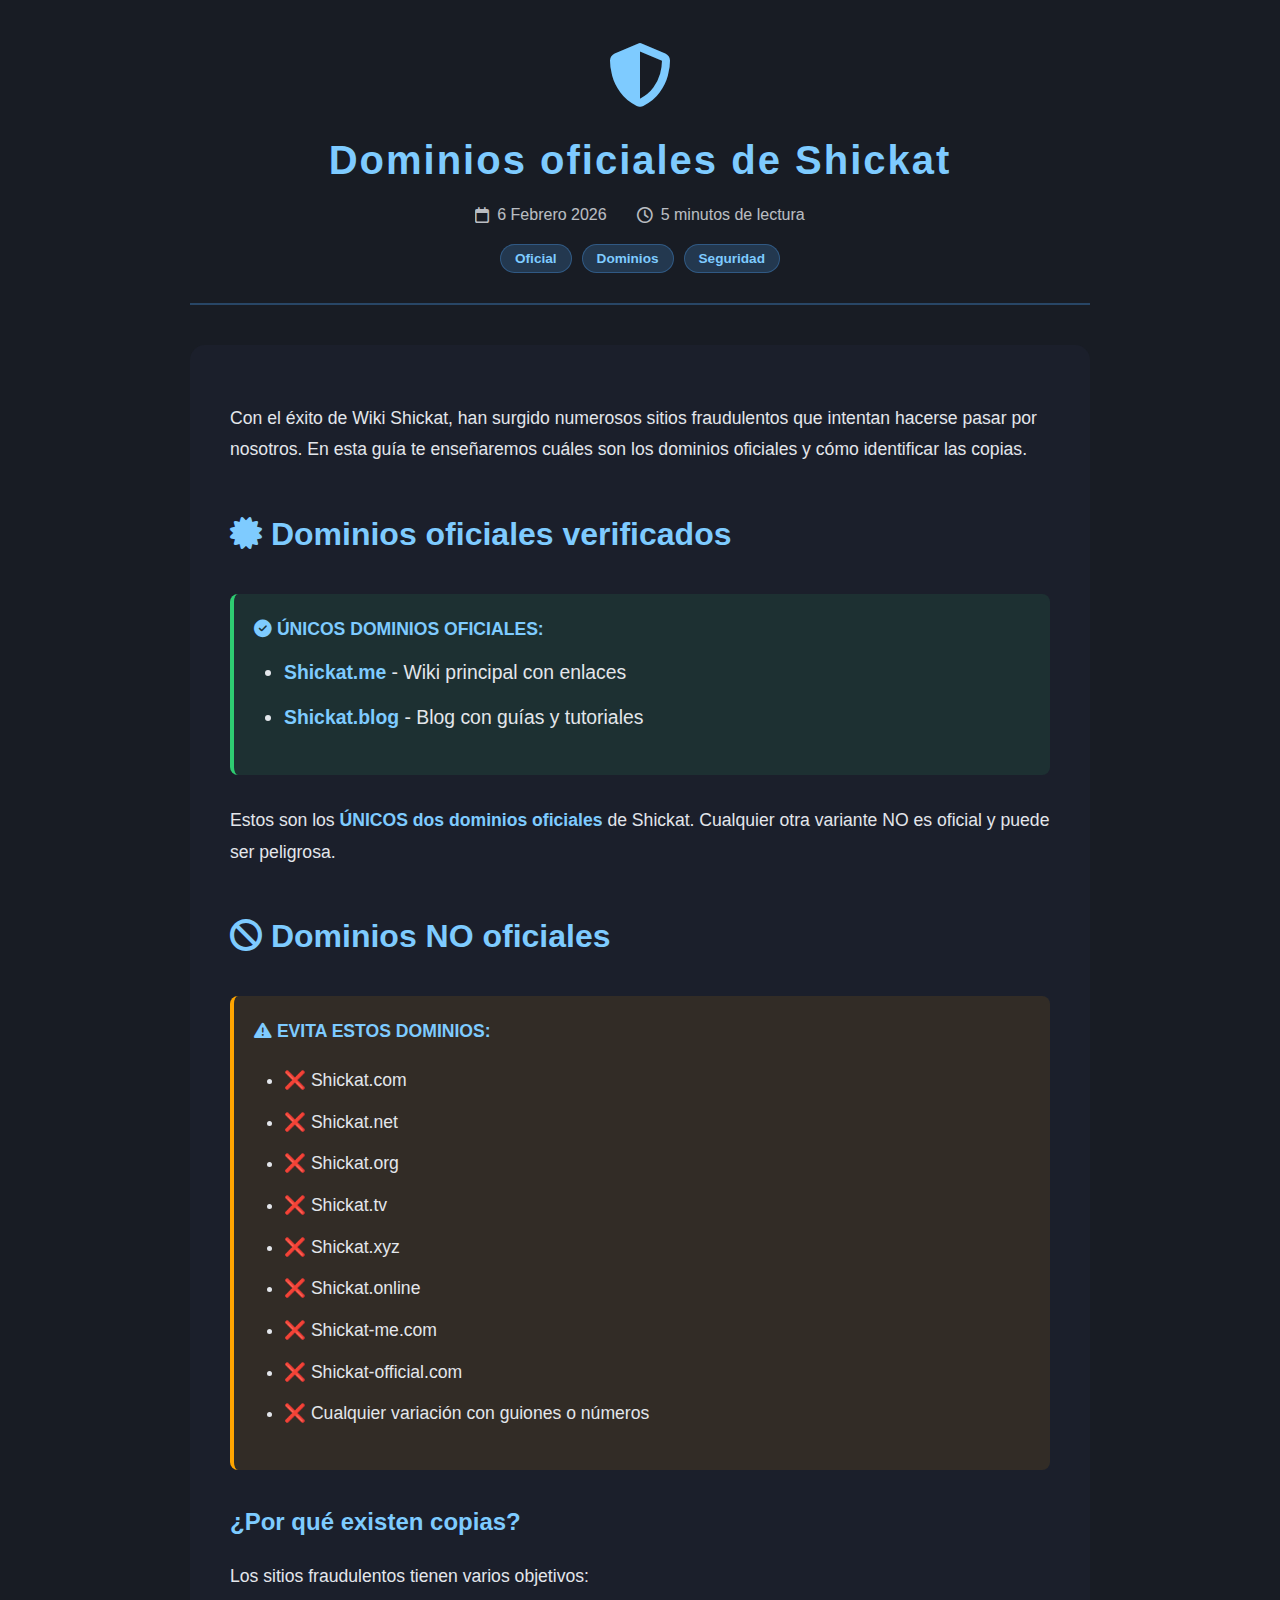
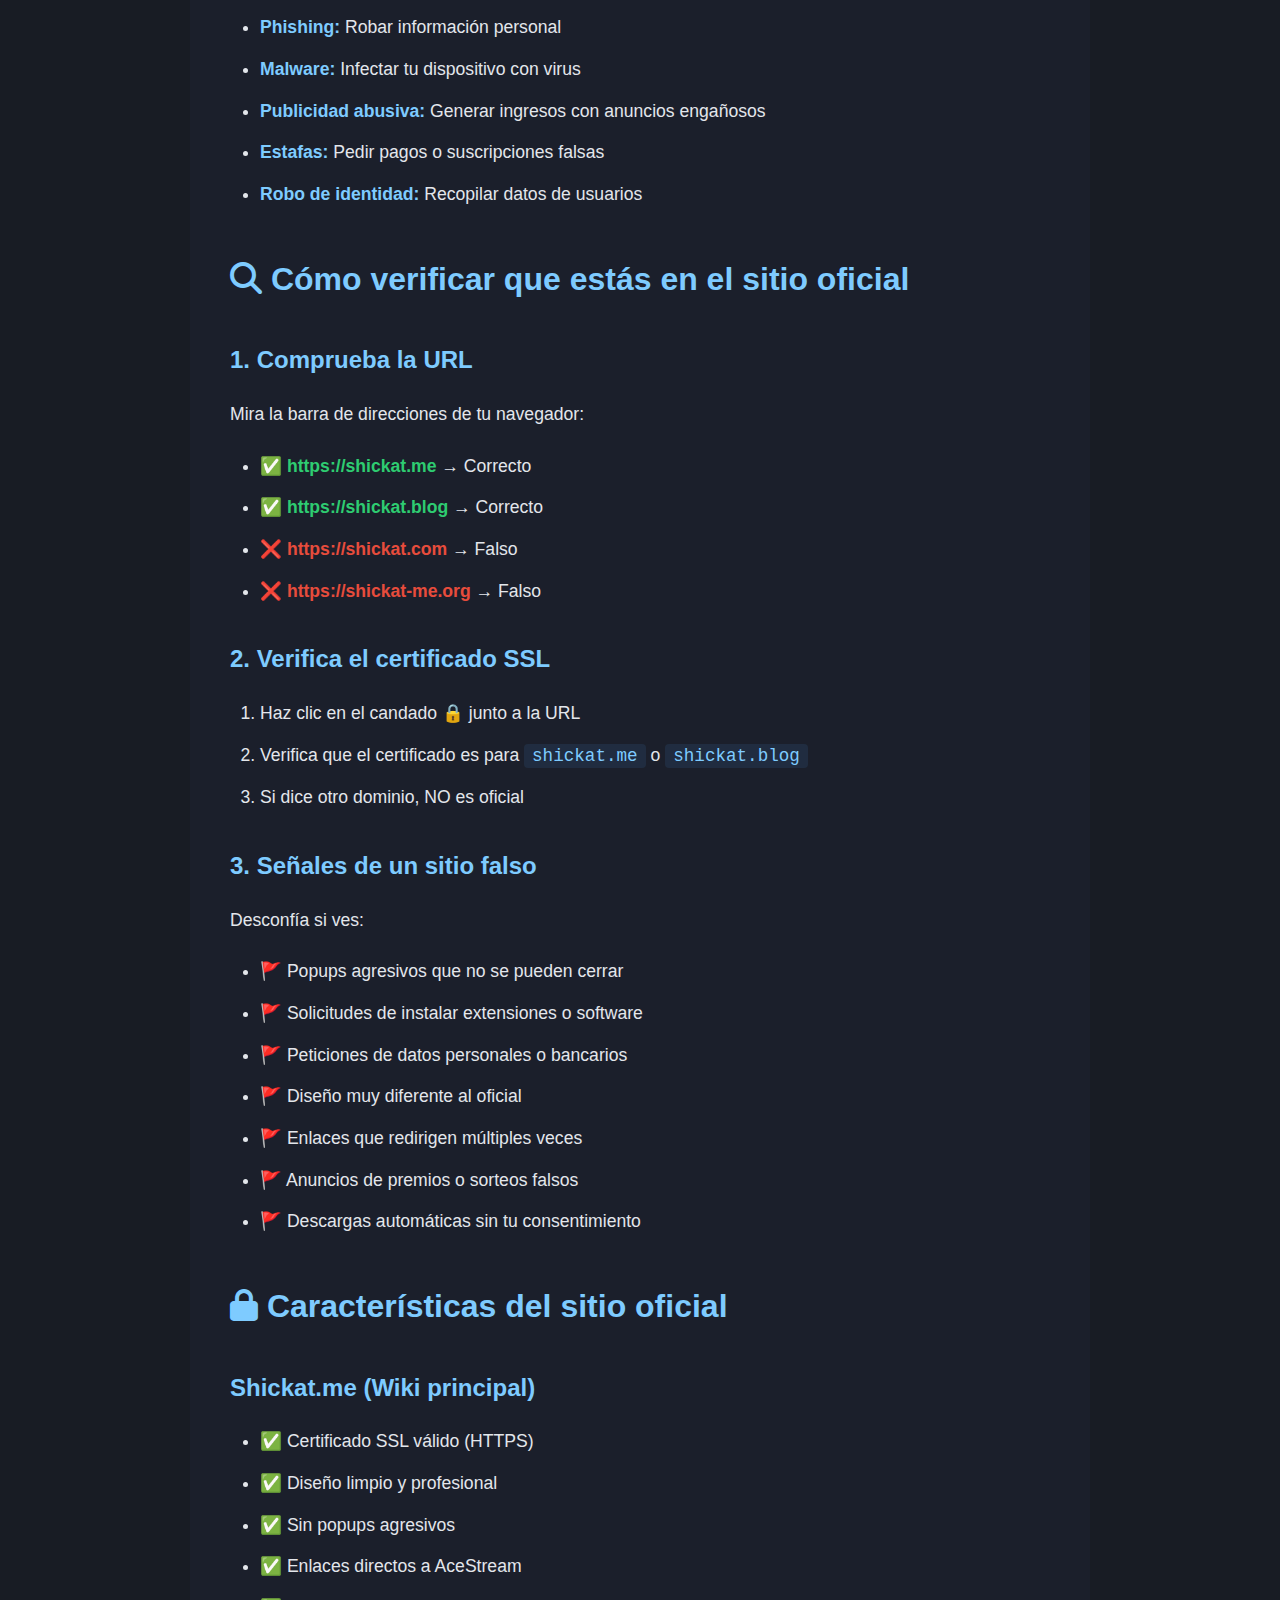
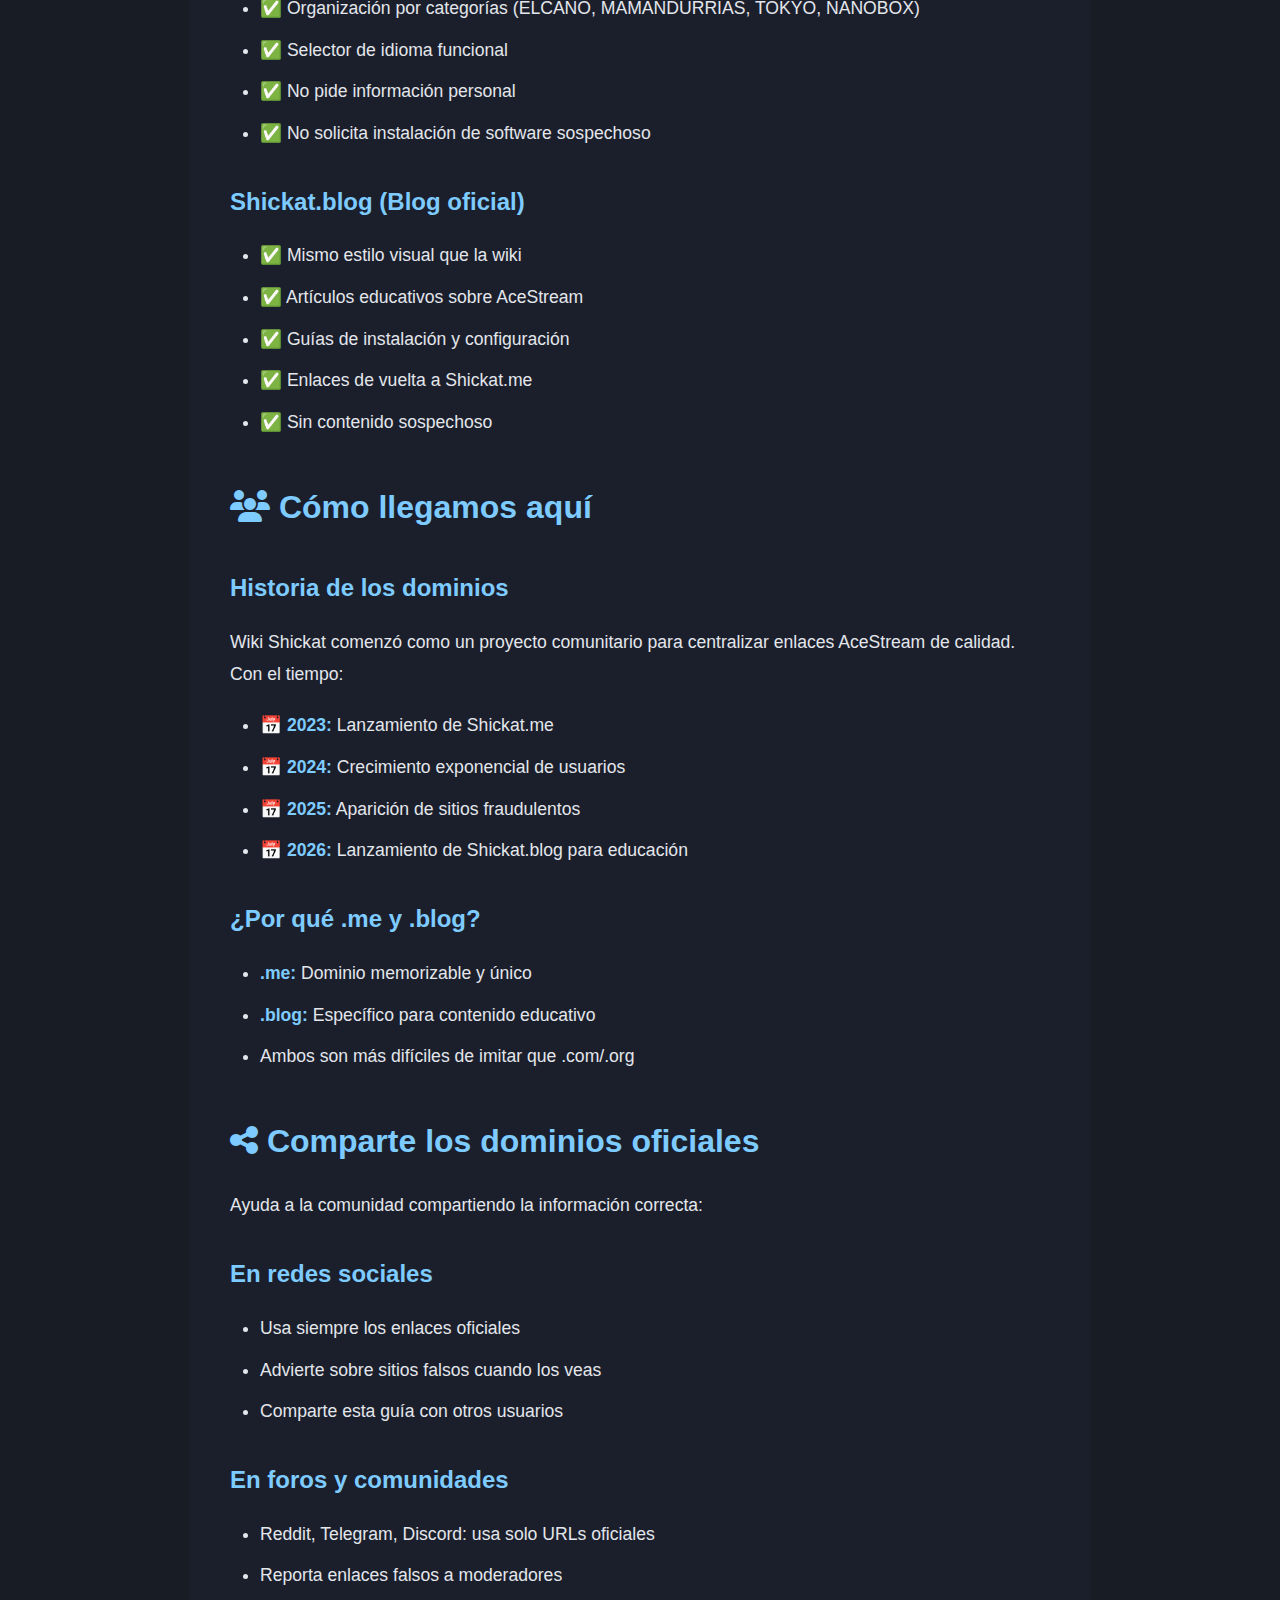
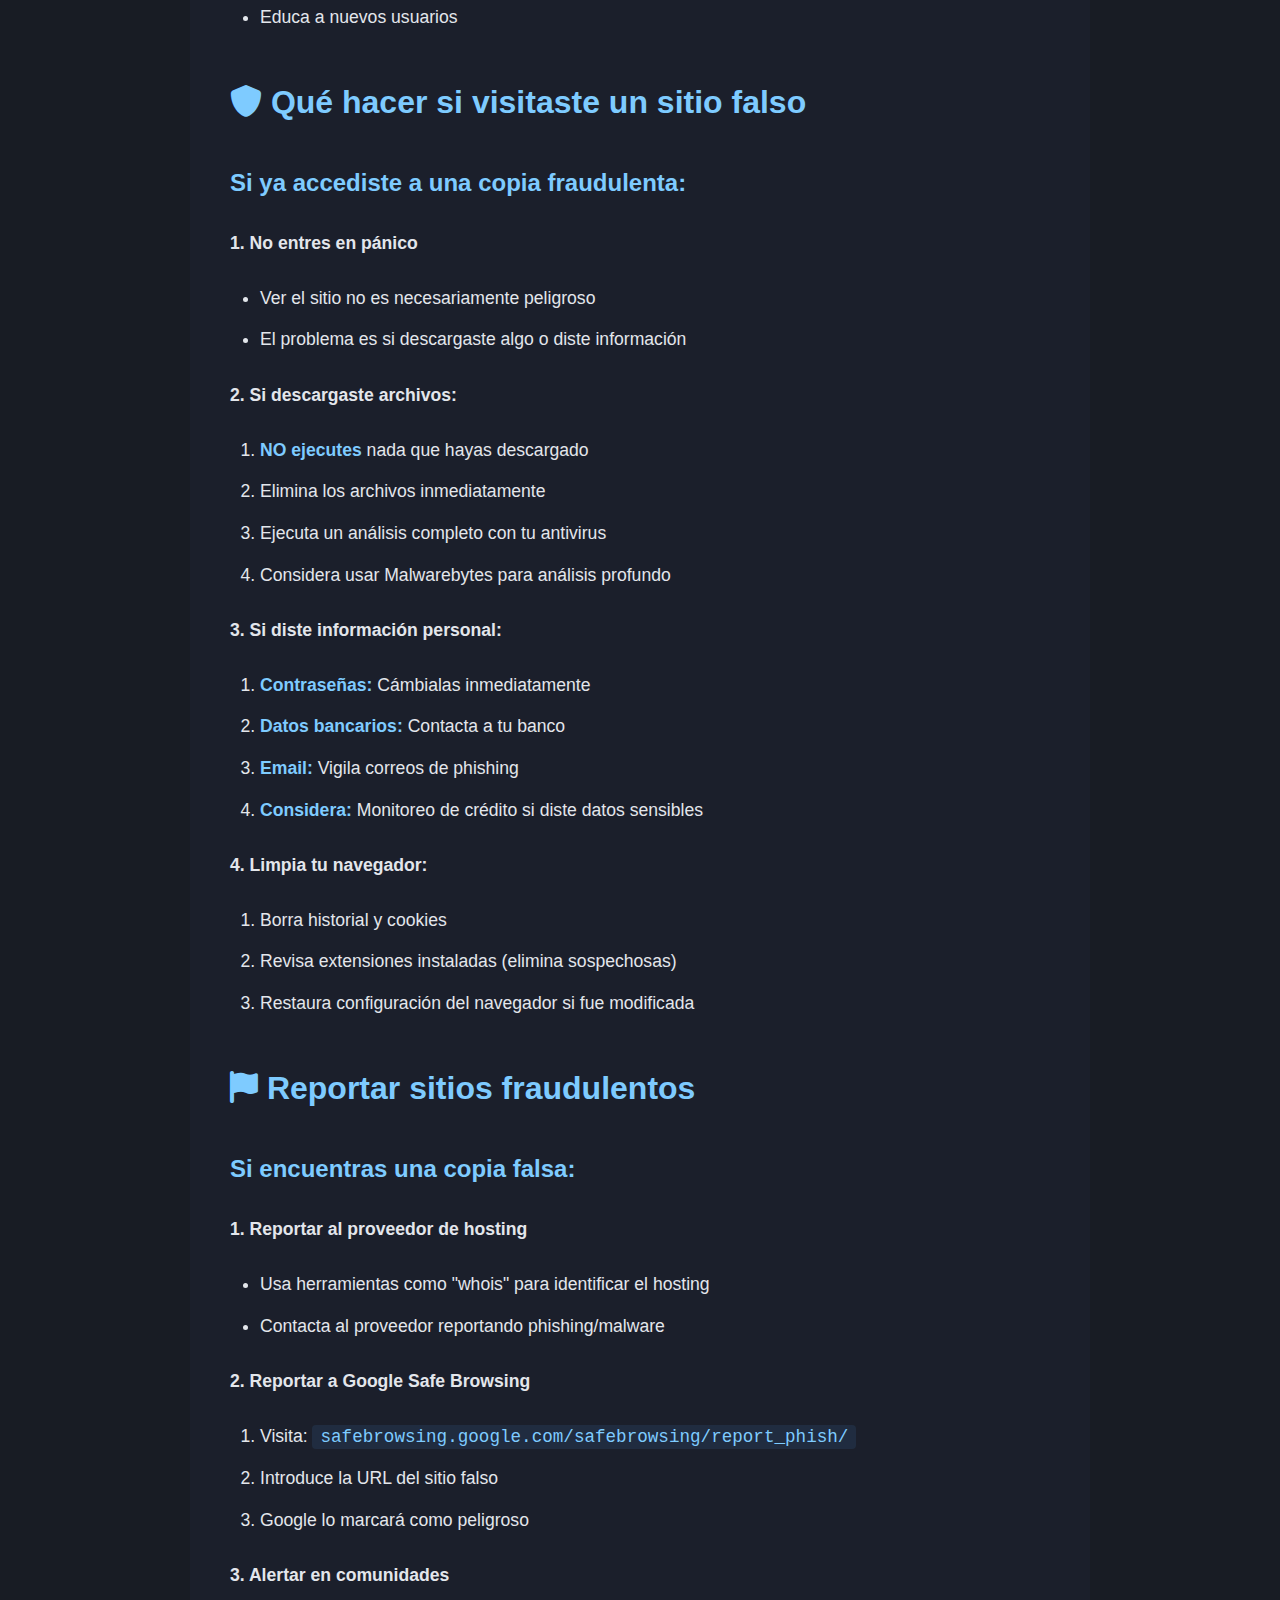
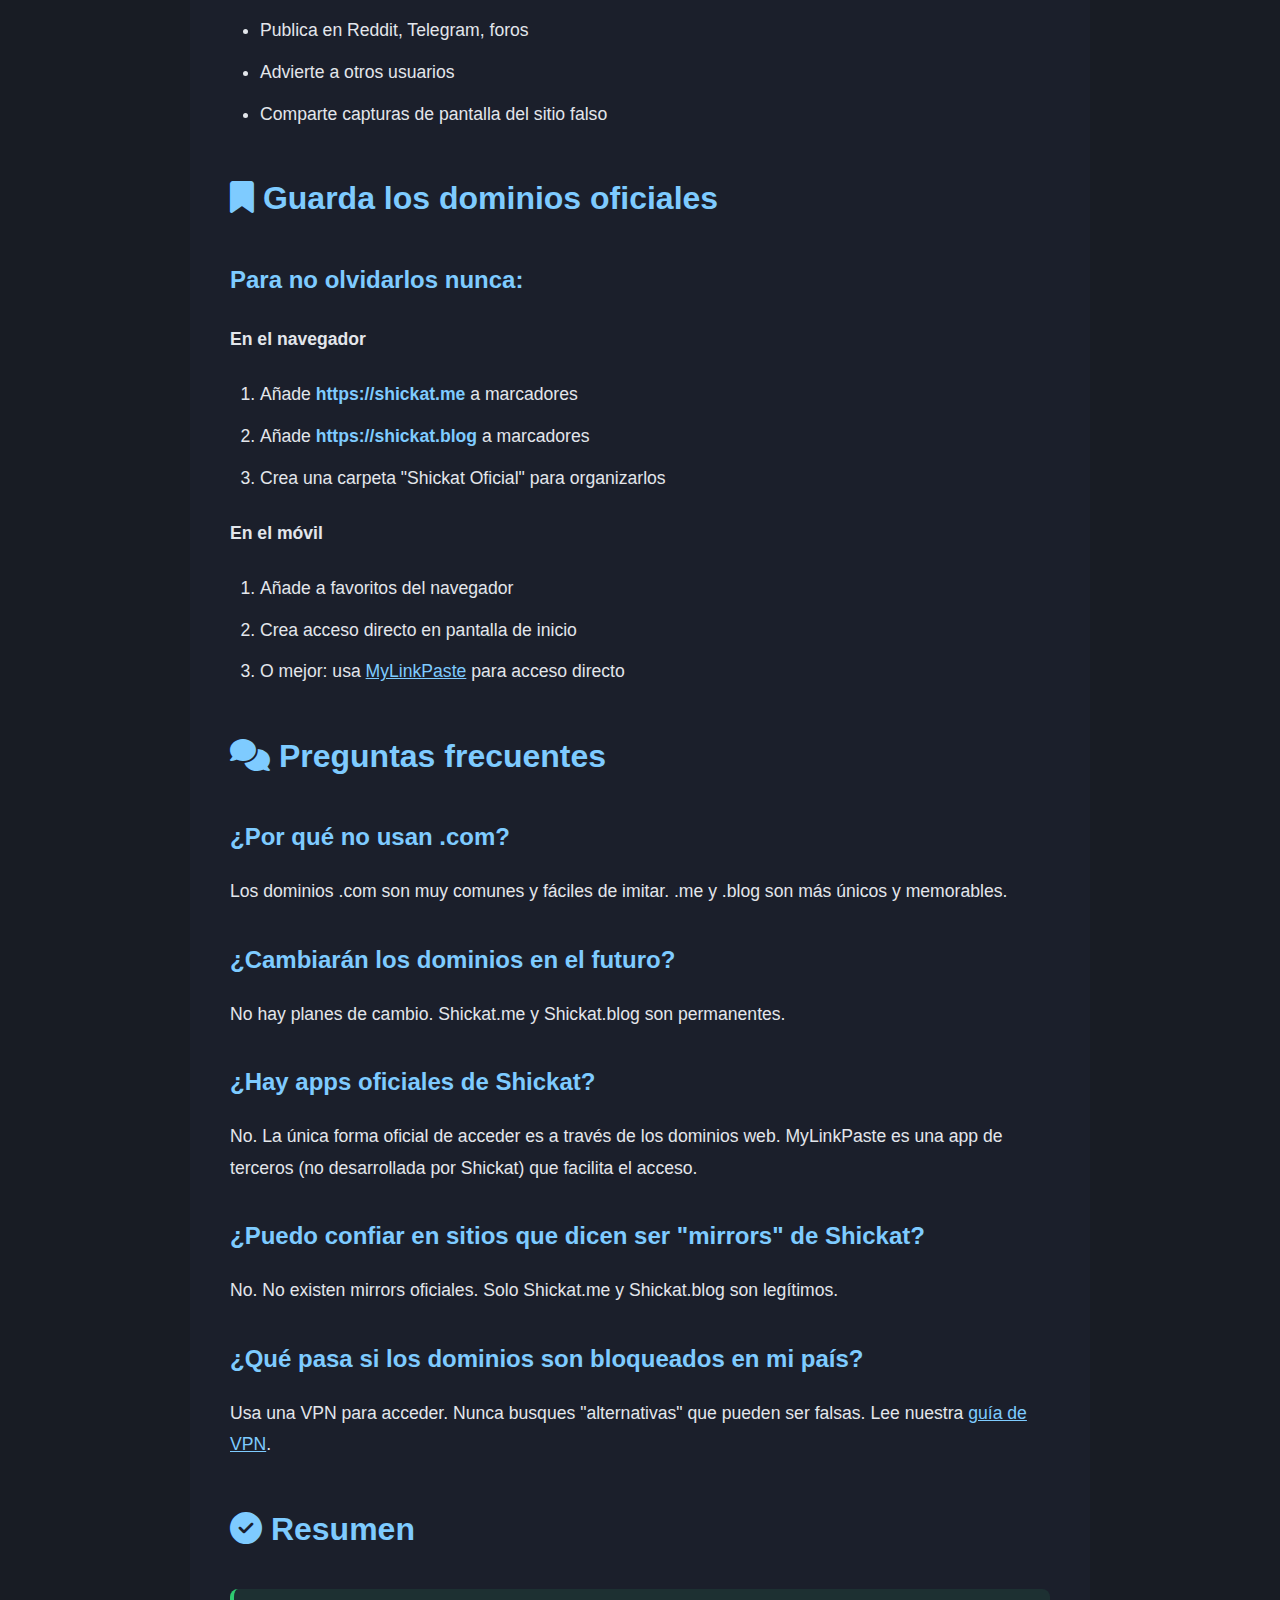
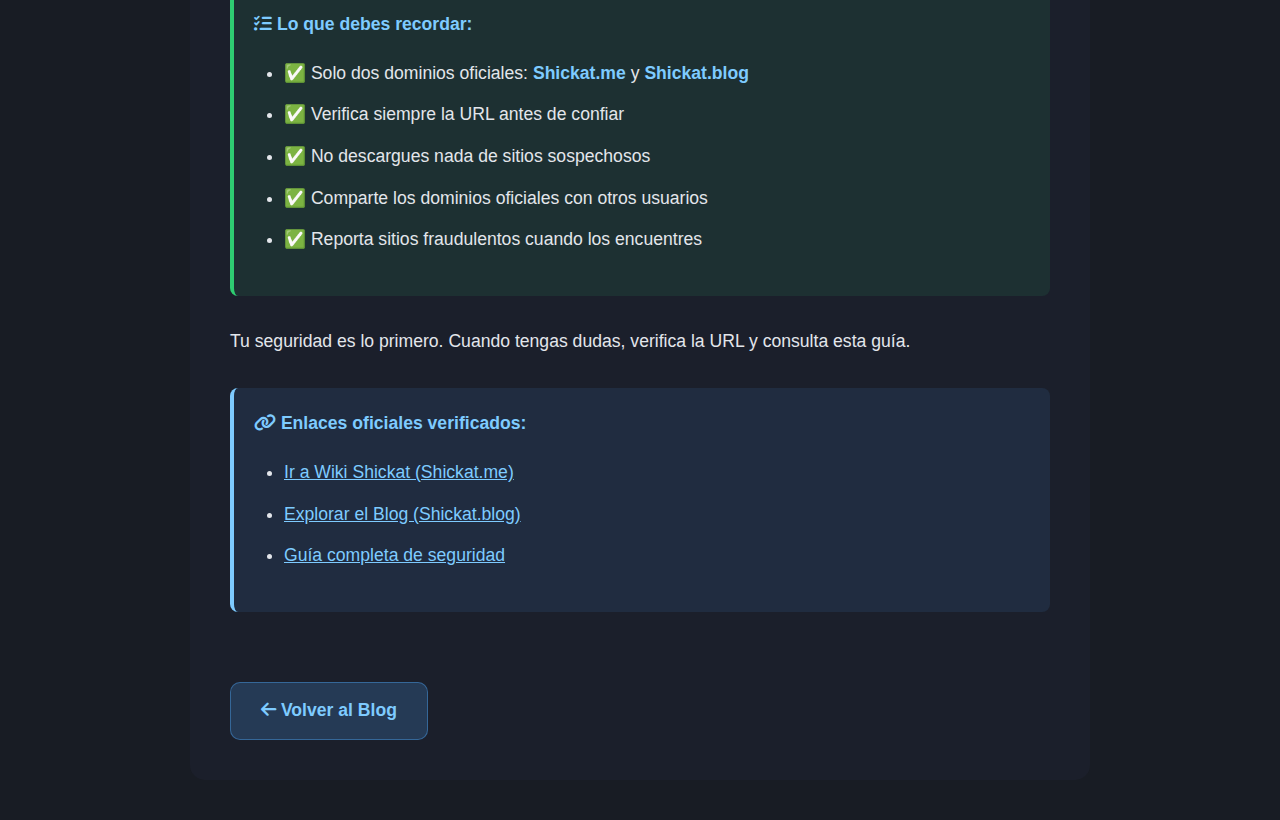
<file: blog/articulos/05-dominios-oficiales.html>
<!DOCTYPE html>
<html lang="es">
<head>
  <meta charset="UTF-8">
  <meta name="viewport" content="width=device-width,initial-scale=1.0">
  <title>Dominios oficiales de Shickat - Evita las copias fraudulentas</title>
  <link rel="icon" type="image/png" href="../../Web/Logos/logo_wiki.png">
  <link rel="stylesheet" href="../../Web/styles.css?v=8">
  <link rel="stylesheet" href="../styles.css">
  <link rel="stylesheet" href="https://cdnjs.cloudflare.com/ajax/libs/font-awesome/6.5.0/css/all.min.css">
</head>

<body>
  
  <div class="article-container">
    
    <div class="article-header">
      <div class="article-icon">
        <i class="fa-solid fa-shield-halved"></i>
      </div>
      <h1 class="article-title">Dominios oficiales de Shickat</h1>
      <div class="article-meta">
        <span><i class="fa-regular fa-calendar"></i> 6 Febrero 2026</span>
        <span><i class="fa-regular fa-clock"></i> 5 minutos de lectura</span>
      </div>
      <div class="article-tags">
        <span class="tag">Oficial</span>
        <span class="tag">Dominios</span>
        <span class="tag">Seguridad</span>
      </div>
    </div>

    <div class="article-content">
      
      <p>Con el éxito de Wiki Shickat, han surgido numerosos sitios fraudulentos que intentan hacerse pasar por nosotros. En esta guía te enseñaremos cuáles son los dominios oficiales y cómo identificar las copias.</p>

      <h2><i class="fa-solid fa-certificate"></i> Dominios oficiales verificados</h2>
      
      <div class="note" style="background: rgba(46, 204, 113, 0.1); border-left: 4px solid #2ecc71;">
        <strong><i class="fa-solid fa-check-circle"></i> ÚNICOS DOMINIOS OFICIALES:</strong>
        <ul style="font-size: 1.1em; margin-top: 10px;">
          <li><strong style="color: #7ecbff;">Shickat.me</strong> - Wiki principal con enlaces</li>
          <li><strong style="color: #7ecbff;">Shickat.blog</strong> - Blog con guías y tutoriales</li>
        </ul>
      </div>

      <p style="margin-top: 20px;">Estos son los <strong>ÚNICOS dos dominios oficiales</strong> de Shickat. Cualquier otra variante NO es oficial y puede ser peligrosa.</p>

      <h2><i class="fa-solid fa-ban"></i> Dominios NO oficiales</h2>
      
      <div class="warning">
        <strong><i class="fa-solid fa-triangle-exclamation"></i> EVITA ESTOS DOMINIOS:</strong>
        <ul>
          <li>❌ Shickat.com</li>
          <li>❌ Shickat.net</li>
          <li>❌ Shickat.org</li>
          <li>❌ Shickat.tv</li>
          <li>❌ Shickat.xyz</li>
          <li>❌ Shickat.online</li>
          <li>❌ Shickat-me.com</li>
          <li>❌ Shickat-official.com</li>
          <li>❌ Cualquier variación con guiones o números</li>
        </ul>
      </div>

      <h3>¿Por qué existen copias?</h3>
      <p>Los sitios fraudulentos tienen varios objetivos:</p>
      <ul>
        <li><strong>Phishing:</strong> Robar información personal</li>
        <li><strong>Malware:</strong> Infectar tu dispositivo con virus</li>
        <li><strong>Publicidad abusiva:</strong> Generar ingresos con anuncios engañosos</li>
        <li><strong>Estafas:</strong> Pedir pagos o suscripciones falsas</li>
        <li><strong>Robo de identidad:</strong> Recopilar datos de usuarios</li>
      </ul>

      <h2><i class="fa-solid fa-magnifying-glass"></i> Cómo verificar que estás en el sitio oficial</h2>
      
      <h3>1. Comprueba la URL</h3>
      <p>Mira la barra de direcciones de tu navegador:</p>
      <ul>
        <li>✅ <strong style="color: #2ecc71;">https://shickat.me</strong> → Correcto</li>
        <li>✅ <strong style="color: #2ecc71;">https://shickat.blog</strong> → Correcto</li>
        <li>❌ <strong style="color: #e74c3c;">https://shickat.com</strong> → Falso</li>
        <li>❌ <strong style="color: #e74c3c;">https://shickat-me.org</strong> → Falso</li>
      </ul>

      <h3>2. Verifica el certificado SSL</h3>
      <ol>
        <li>Haz clic en el candado 🔒 junto a la URL</li>
        <li>Verifica que el certificado es para <code>shickat.me</code> o <code>shickat.blog</code></li>
        <li>Si dice otro dominio, NO es oficial</li>
      </ol>

      <h3>3. Señales de un sitio falso</h3>
      <p>Desconfía si ves:</p>
      <ul>
        <li>🚩 Popups agresivos que no se pueden cerrar</li>
        <li>🚩 Solicitudes de instalar extensiones o software</li>
        <li>🚩 Peticiones de datos personales o bancarios</li>
        <li>🚩 Diseño muy diferente al oficial</li>
        <li>🚩 Enlaces que redirigen múltiples veces</li>
        <li>🚩 Anuncios de premios o sorteos falsos</li>
        <li>🚩 Descargas automáticas sin tu consentimiento</li>
      </ul>

      <h2><i class="fa-solid fa-lock"></i> Características del sitio oficial</h2>
      
      <h3>Shickat.me (Wiki principal)</h3>
      <ul>
        <li>✅ Certificado SSL válido (HTTPS)</li>
        <li>✅ Diseño limpio y profesional</li>
        <li>✅ Sin popups agresivos</li>
        <li>✅ Enlaces directos a AceStream</li>
        <li>✅ Organización por categorías (ELCANO, MAMANDURRIAS, TOKYO, NANOBOX)</li>
        <li>✅ Selector de idioma funcional</li>
        <li>✅ No pide información personal</li>
        <li>✅ No solicita instalación de software sospechoso</li>
      </ul>

      <h3>Shickat.blog (Blog oficial)</h3>
      <ul>
        <li>✅ Mismo estilo visual que la wiki</li>
        <li>✅ Artículos educativos sobre AceStream</li>
        <li>✅ Guías de instalación y configuración</li>
        <li>✅ Enlaces de vuelta a Shickat.me</li>
        <li>✅ Sin contenido sospechoso</li>
      </ul>

      <h2><i class="fa-solid fa-users"></i> Cómo llegamos aquí</h2>
      
      <h3>Historia de los dominios</h3>
      <p>Wiki Shickat comenzó como un proyecto comunitario para centralizar enlaces AceStream de calidad. Con el tiempo:</p>
      <ul>
        <li>📅 <strong>2023:</strong> Lanzamiento de Shickat.me</li>
        <li>📅 <strong>2024:</strong> Crecimiento exponencial de usuarios</li>
        <li>📅 <strong>2025:</strong> Aparición de sitios fraudulentos</li>
        <li>📅 <strong>2026:</strong> Lanzamiento de Shickat.blog para educación</li>
      </ul>

      <h3>¿Por qué .me y .blog?</h3>
      <ul>
        <li><strong>.me:</strong> Dominio memorizable y único</li>
        <li><strong>.blog:</strong> Específico para contenido educativo</li>
        <li>Ambos son más difíciles de imitar que .com/.org</li>
      </ul>

      <h2><i class="fa-solid fa-share-nodes"></i> Comparte los dominios oficiales</h2>
      
      <p>Ayuda a la comunidad compartiendo la información correcta:</p>

      <h3>En redes sociales</h3>
      <ul>
        <li>Usa siempre los enlaces oficiales</li>
        <li>Advierte sobre sitios falsos cuando los veas</li>
        <li>Comparte esta guía con otros usuarios</li>
      </ul>

      <h3>En foros y comunidades</h3>
      <ul>
        <li>Reddit, Telegram, Discord: usa solo URLs oficiales</li>
        <li>Reporta enlaces falsos a moderadores</li>
        <li>Educa a nuevos usuarios</li>
      </ul>

      <h2><i class="fa-solid fa-shield"></i> Qué hacer si visitaste un sitio falso</h2>
      
      <h3>Si ya accediste a una copia fraudulenta:</h3>

      <h4>1. No entres en pánico</h4>
      <ul>
        <li>Ver el sitio no es necesariamente peligroso</li>
        <li>El problema es si descargaste algo o diste información</li>
      </ul>

      <h4>2. Si descargaste archivos:</h4>
      <ol>
        <li><strong>NO ejecutes</strong> nada que hayas descargado</li>
        <li>Elimina los archivos inmediatamente</li>
        <li>Ejecuta un análisis completo con tu antivirus</li>
        <li>Considera usar Malwarebytes para análisis profundo</li>
      </ol>

      <h4>3. Si diste información personal:</h4>
      <ol>
        <li><strong>Contraseñas:</strong> Cámbialas inmediatamente</li>
        <li><strong>Datos bancarios:</strong> Contacta a tu banco</li>
        <li><strong>Email:</strong> Vigila correos de phishing</li>
        <li><strong>Considera:</strong> Monitoreo de crédito si diste datos sensibles</li>
      </ol>

      <h4>4. Limpia tu navegador:</h4>
      <ol>
        <li>Borra historial y cookies</li>
        <li>Revisa extensiones instaladas (elimina sospechosas)</li>
        <li>Restaura configuración del navegador si fue modificada</li>
      </ol>

      <h2><i class="fa-solid fa-flag"></i> Reportar sitios fraudulentos</h2>
      
      <h3>Si encuentras una copia falsa:</h3>

      <h4>1. Reportar al proveedor de hosting</h4>
      <ul>
        <li>Usa herramientas como "whois" para identificar el hosting</li>
        <li>Contacta al proveedor reportando phishing/malware</li>
      </ul>

      <h4>2. Reportar a Google Safe Browsing</h4>
      <ol>
        <li>Visita: <code>safebrowsing.google.com/safebrowsing/report_phish/</code></li>
        <li>Introduce la URL del sitio falso</li>
        <li>Google lo marcará como peligroso</li>
      </ol>

      <h4>3. Alertar en comunidades</h4>
      <ul>
        <li>Publica en Reddit, Telegram, foros</li>
        <li>Advierte a otros usuarios</li>
        <li>Comparte capturas de pantalla del sitio falso</li>
      </ul>

      <h2><i class="fa-solid fa-bookmark"></i> Guarda los dominios oficiales</h2>
      
      <h3>Para no olvidarlos nunca:</h3>

      <h4>En el navegador</h4>
      <ol>
        <li>Añade <strong>https://shickat.me</strong> a marcadores</li>
        <li>Añade <strong>https://shickat.blog</strong> a marcadores</li>
        <li>Crea una carpeta "Shickat Oficial" para organizarlos</li>
      </ol>

      <h4>En el móvil</h4>
      <ol>
        <li>Añade a favoritos del navegador</li>
        <li>Crea acceso directo en pantalla de inicio</li>
        <li>O mejor: usa <a href="./02-instalar-mylinkpaste.html" style="color: #7ecbff;">MyLinkPaste</a> para acceso directo</li>
      </ol>

      <h2><i class="fa-solid fa-comments"></i> Preguntas frecuentes</h2>
      
      <h3>¿Por qué no usan .com?</h3>
      <p>Los dominios .com son muy comunes y fáciles de imitar. .me y .blog son más únicos y memorables.</p>

      <h3>¿Cambiarán los dominios en el futuro?</h3>
      <p>No hay planes de cambio. Shickat.me y Shickat.blog son permanentes.</p>

      <h3>¿Hay apps oficiales de Shickat?</h3>
      <p>No. La única forma oficial de acceder es a través de los dominios web. MyLinkPaste es una app de terceros (no desarrollada por Shickat) que facilita el acceso.</p>

      <h3>¿Puedo confiar en sitios que dicen ser "mirrors" de Shickat?</h3>
      <p>No. No existen mirrors oficiales. Solo Shickat.me y Shickat.blog son legítimos.</p>

      <h3>¿Qué pasa si los dominios son bloqueados en mi país?</h3>
      <p>Usa una VPN para acceder. Nunca busques "alternativas" que pueden ser falsas. Lee nuestra <a href="./08-seguridad-streaming.html" style="color: #7ecbff;">guía de VPN</a>.</p>

      <h2><i class="fa-solid fa-circle-check"></i> Resumen</h2>
      
      <div class="note" style="background: rgba(46, 204, 113, 0.1); border-left: 4px solid #2ecc71;">
        <strong><i class="fa-solid fa-list-check"></i> Lo que debes recordar:</strong>
        <ul>
          <li>✅ Solo dos dominios oficiales: <strong>Shickat.me</strong> y <strong>Shickat.blog</strong></li>
          <li>✅ Verifica siempre la URL antes de confiar</li>
          <li>✅ No descargues nada de sitios sospechosos</li>
          <li>✅ Comparte los dominios oficiales con otros usuarios</li>
          <li>✅ Reporta sitios fraudulentos cuando los encuentres</li>
        </ul>
      </div>

      <p>Tu seguridad es lo primero. Cuando tengas dudas, verifica la URL y consulta esta guía.</p>

      <div class="note">
        <strong><i class="fa-solid fa-link"></i> Enlaces oficiales verificados:</strong>
        <ul>
          <li><a href="../../Web/index.html" style="color: #7ecbff;">Ir a Wiki Shickat (Shickat.me)</a></li>
          <li><a href="../index.html" style="color: #7ecbff;">Explorar el Blog (Shickat.blog)</a></li>
          <li><a href="./08-seguridad-streaming.html" style="color: #7ecbff;">Guía completa de seguridad</a></li>
        </ul>
      </div>

      <a href="../index.html" class="back-button">
        <i class="fa-solid fa-arrow-left"></i> Volver al Blog
      </a>

    </div>

  </div>

</body>
</html>
</file>
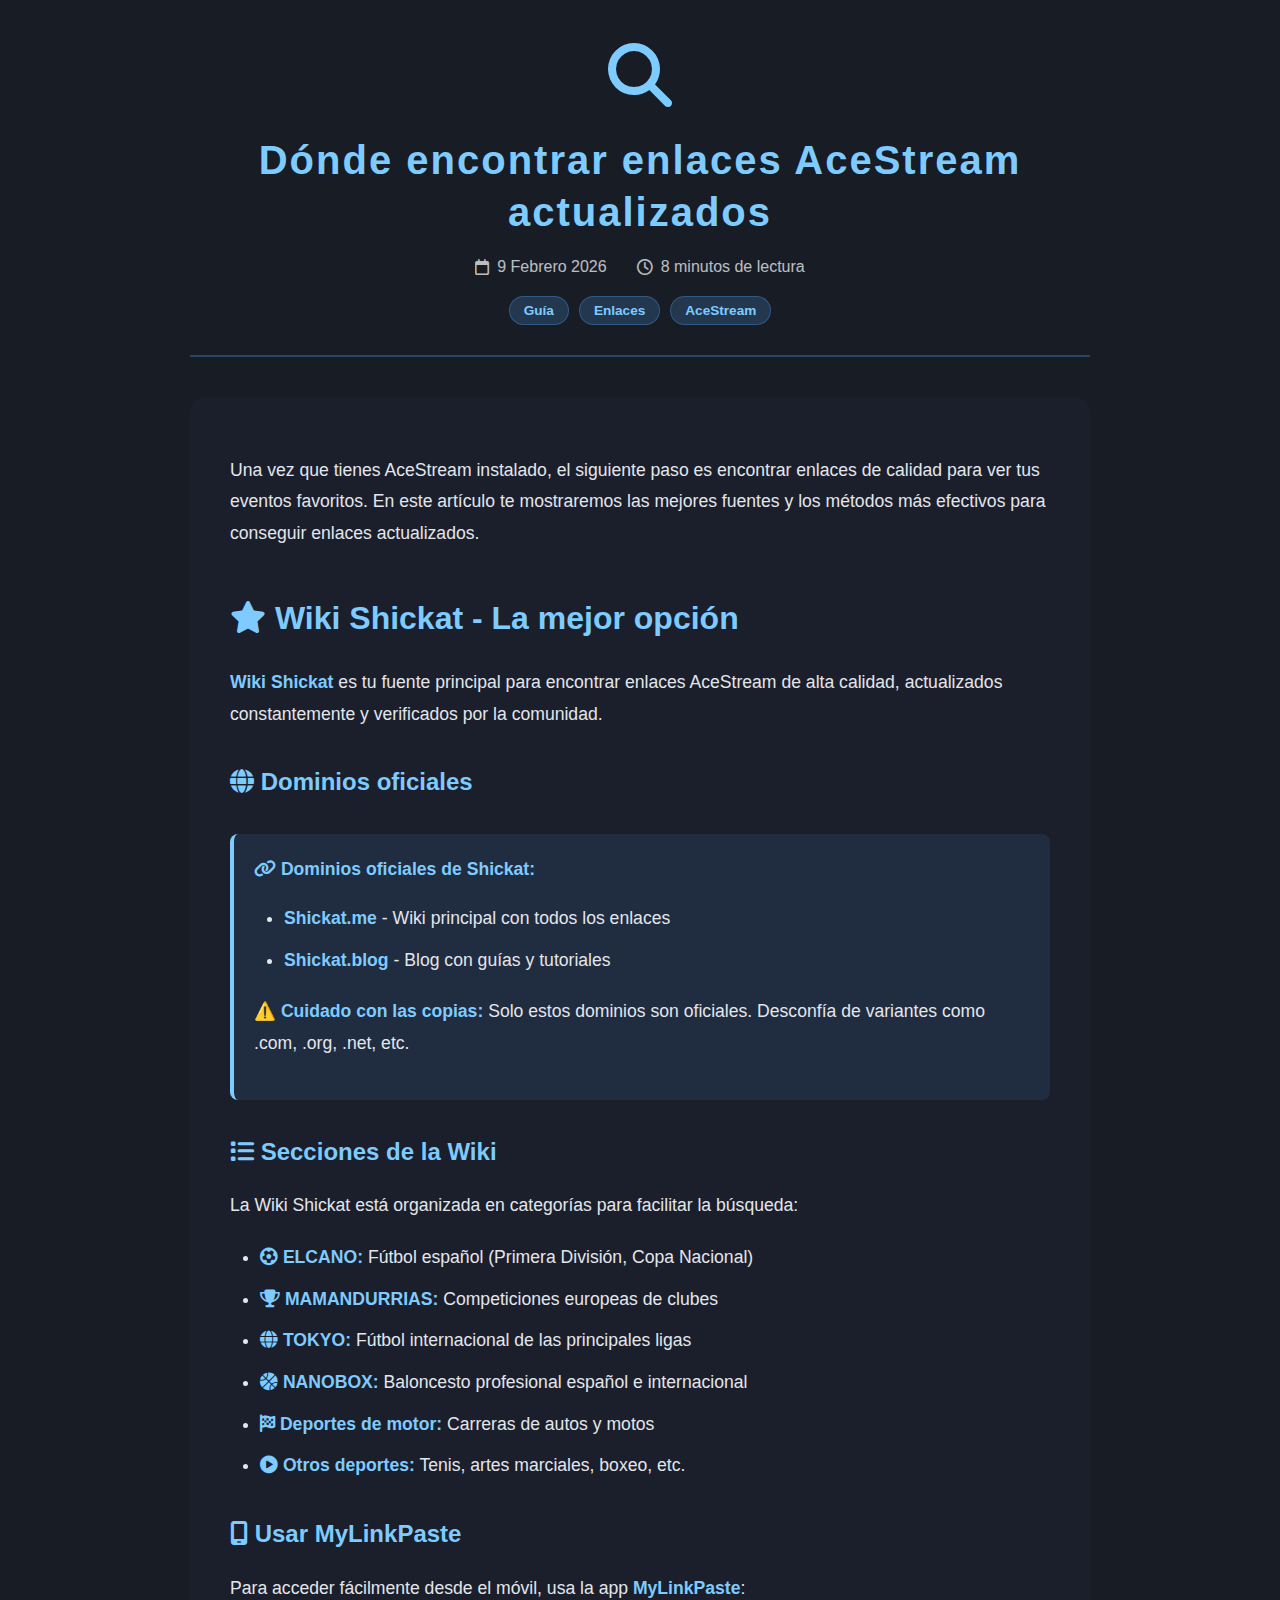
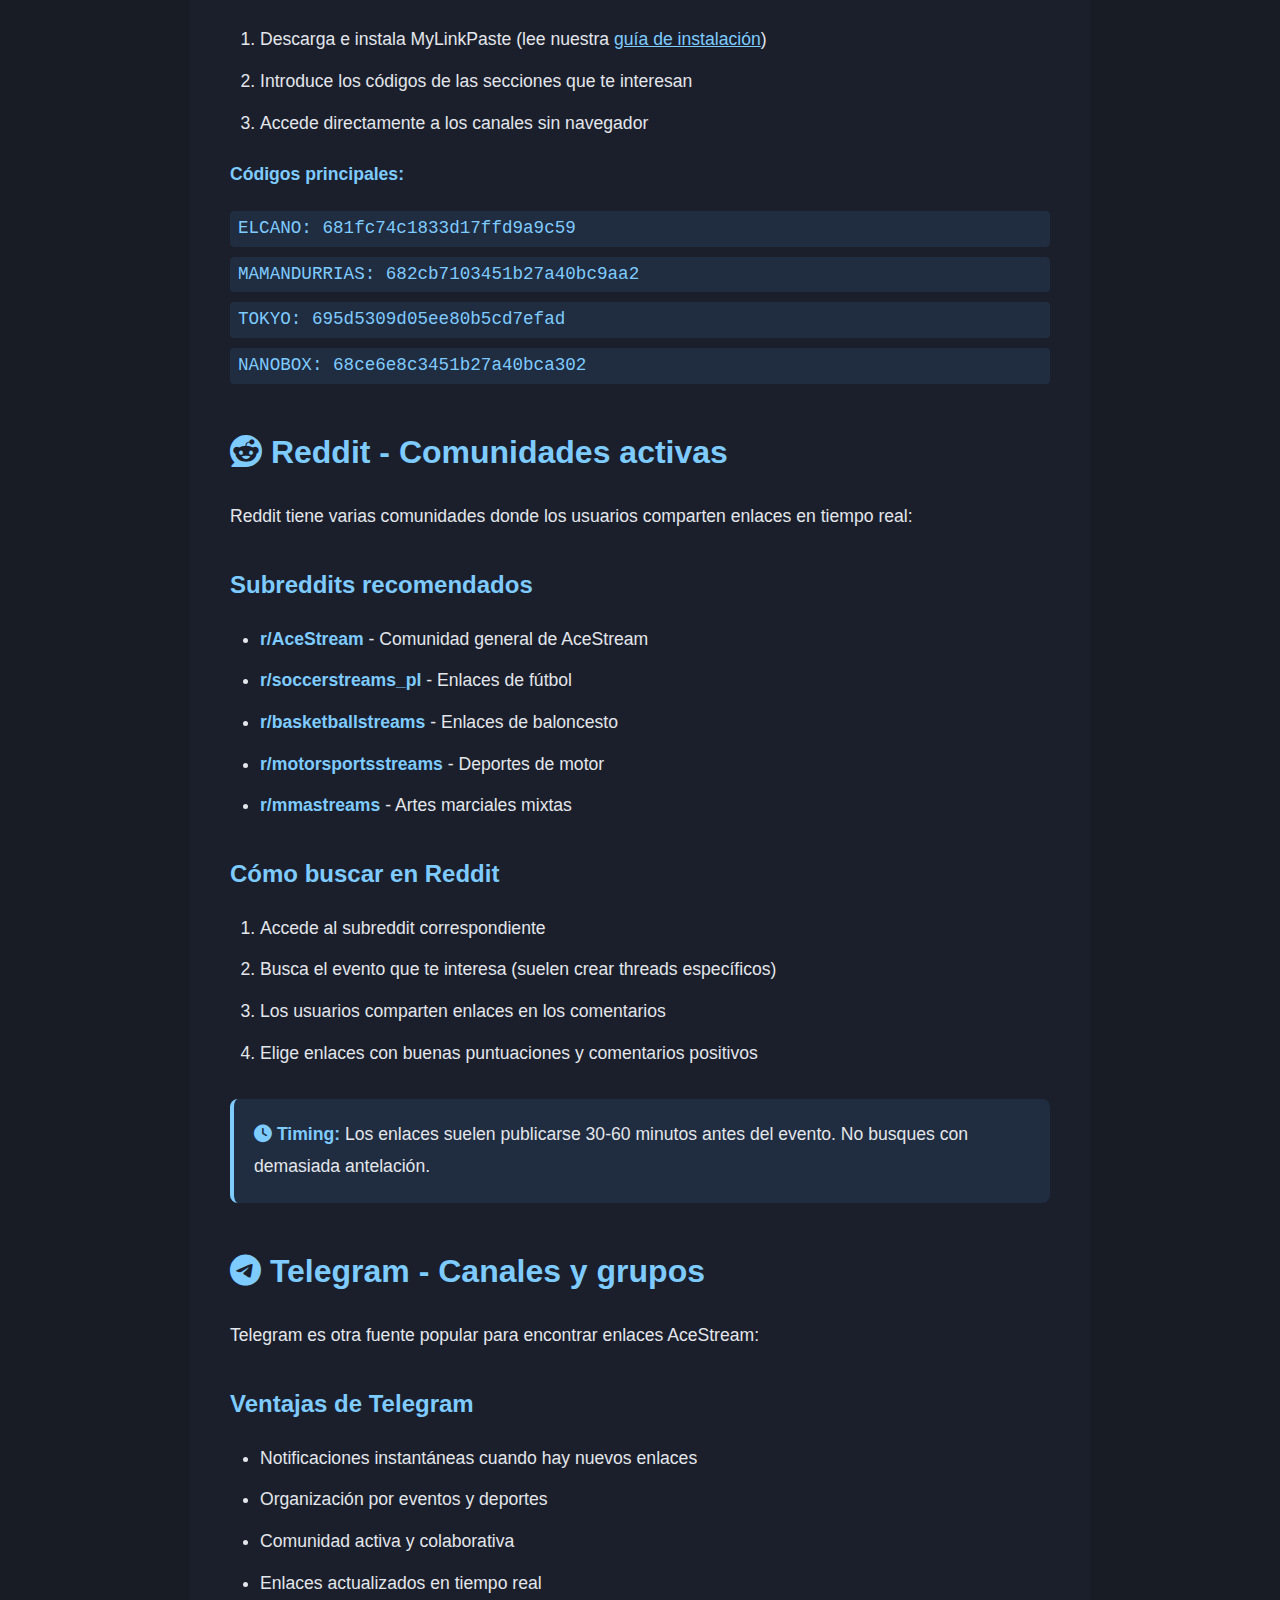
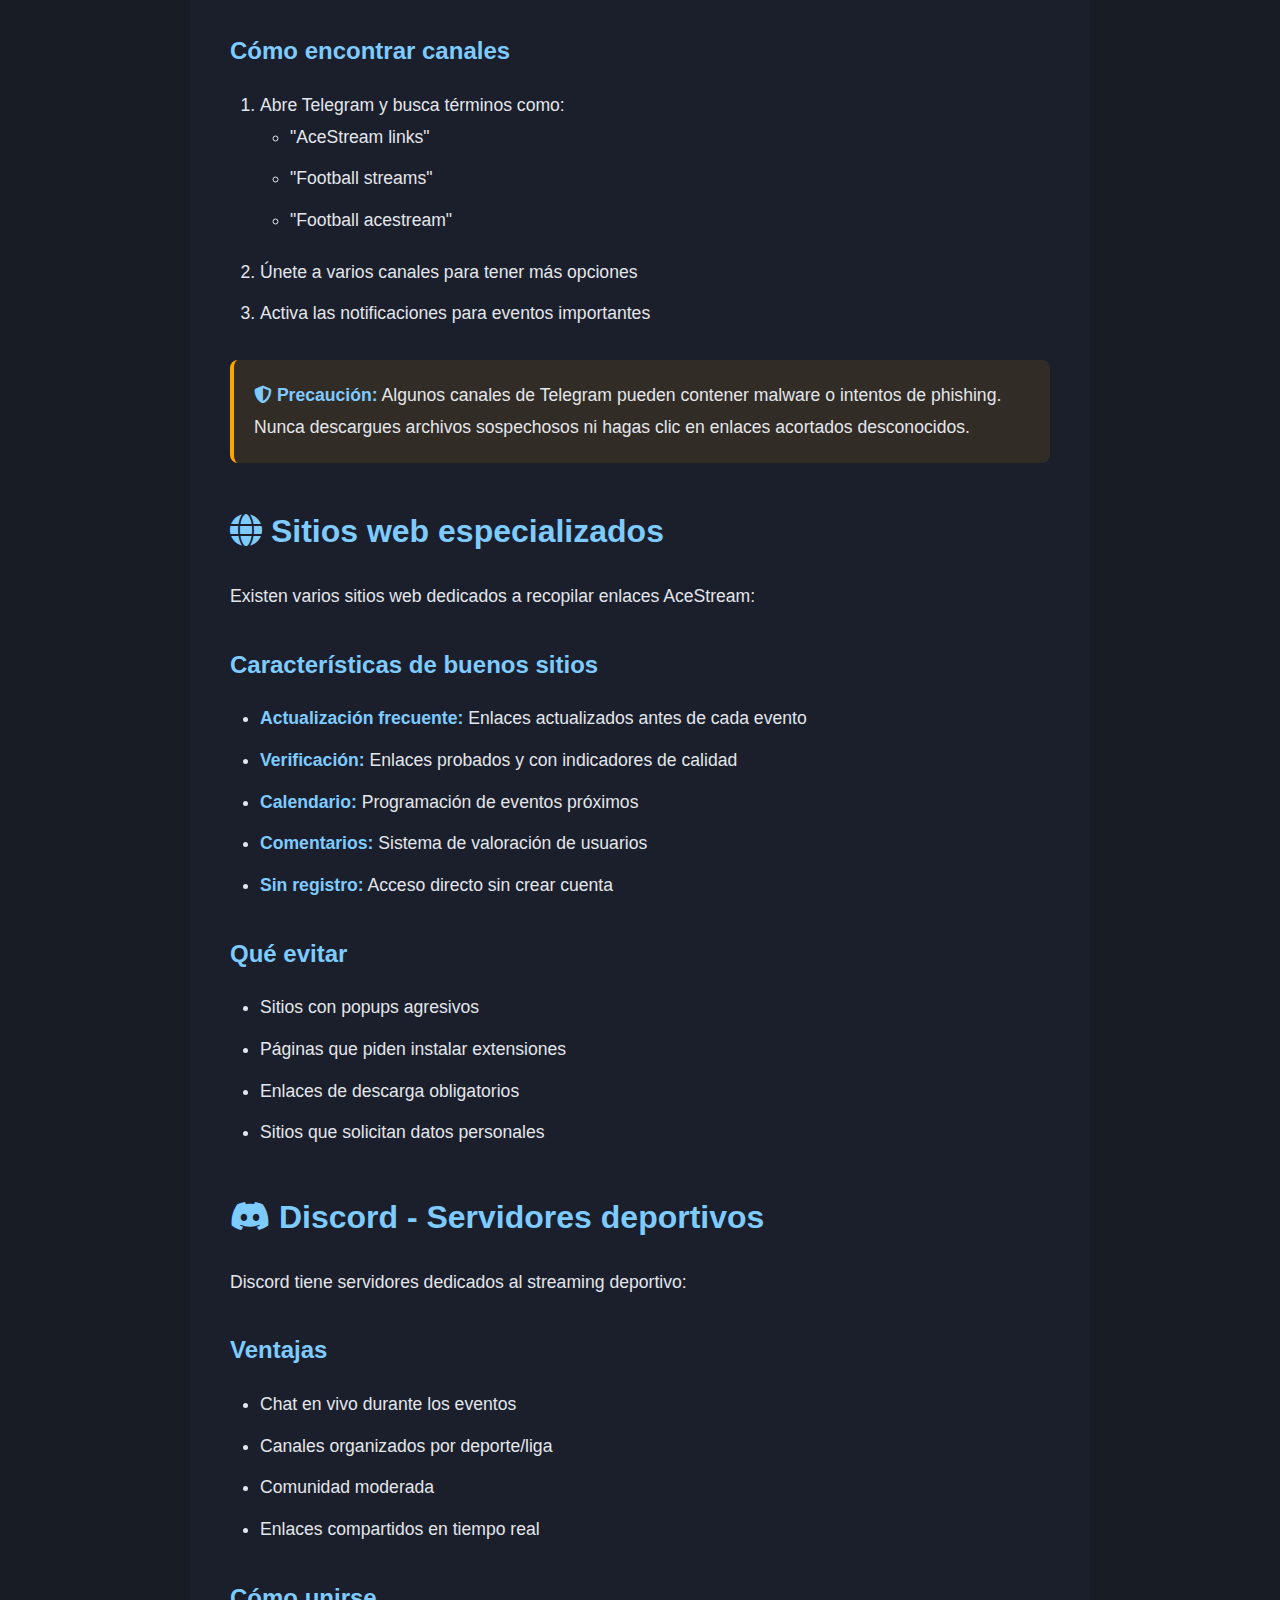
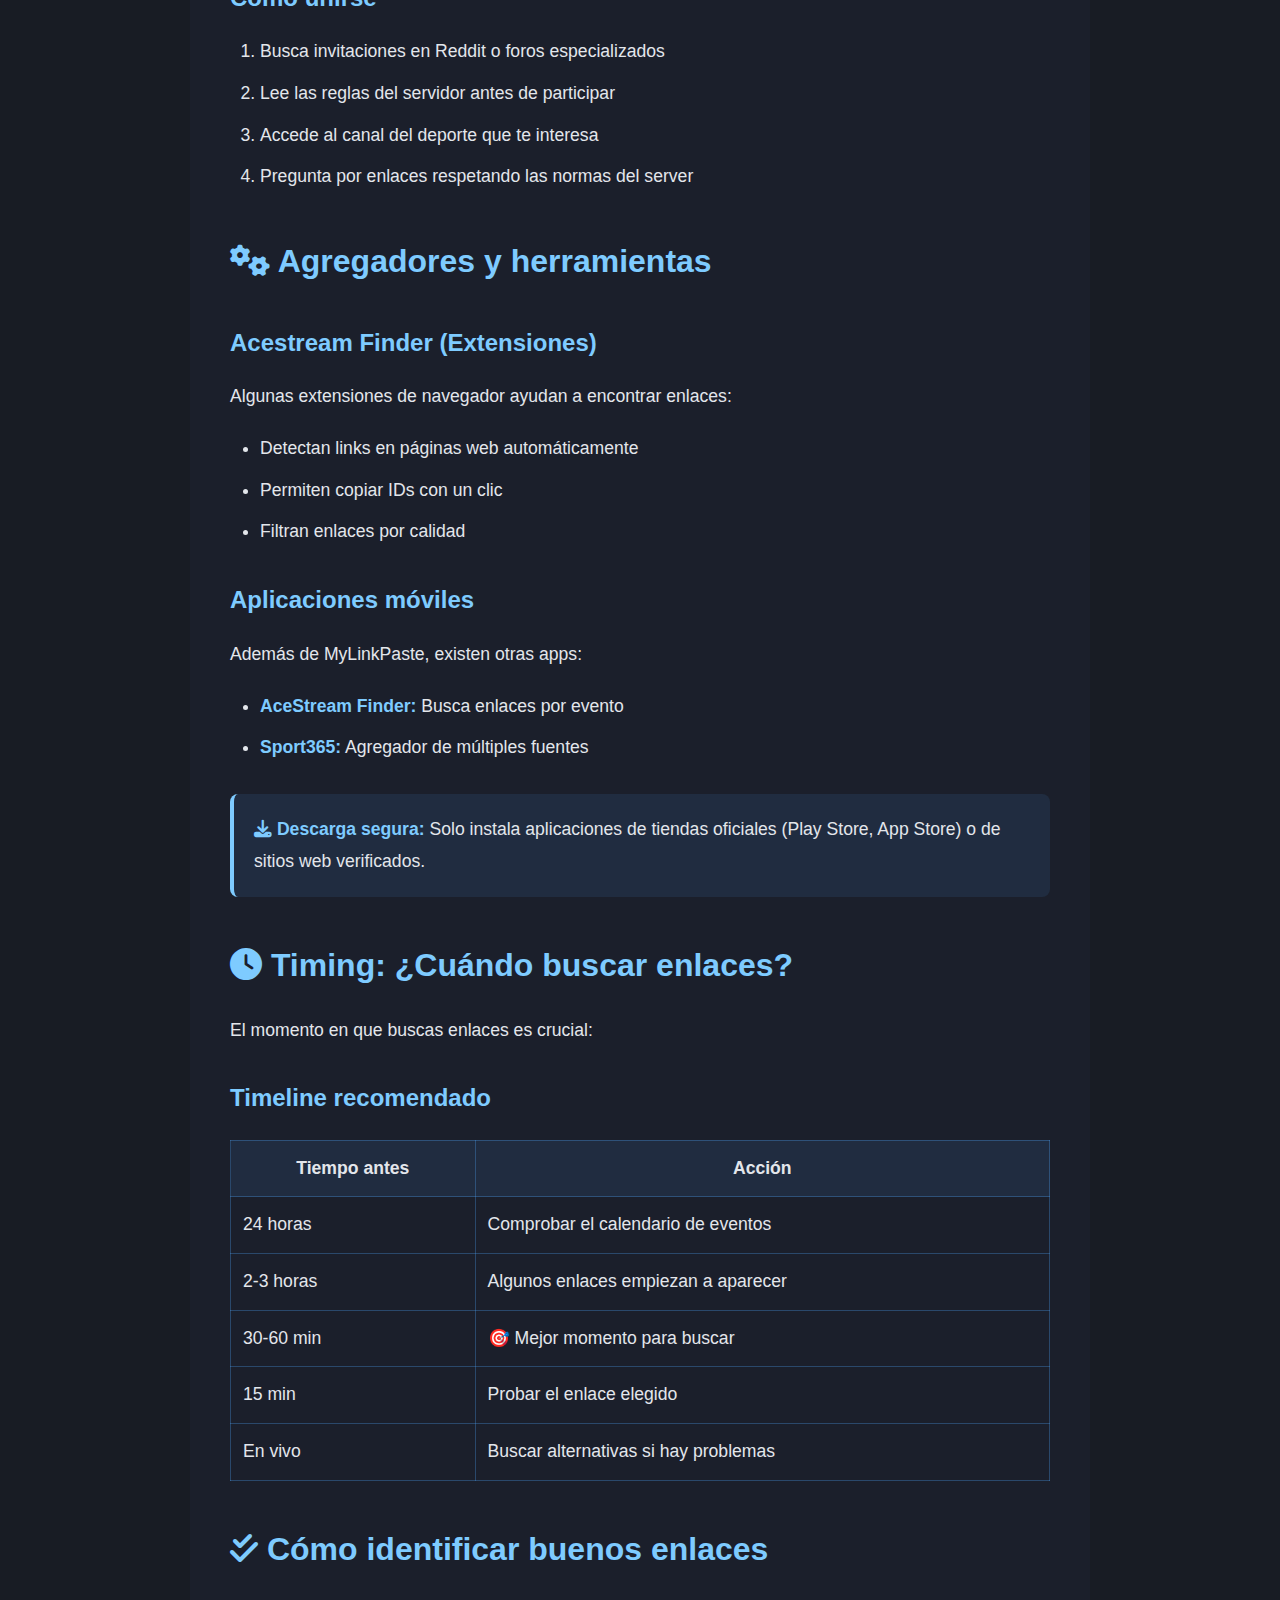
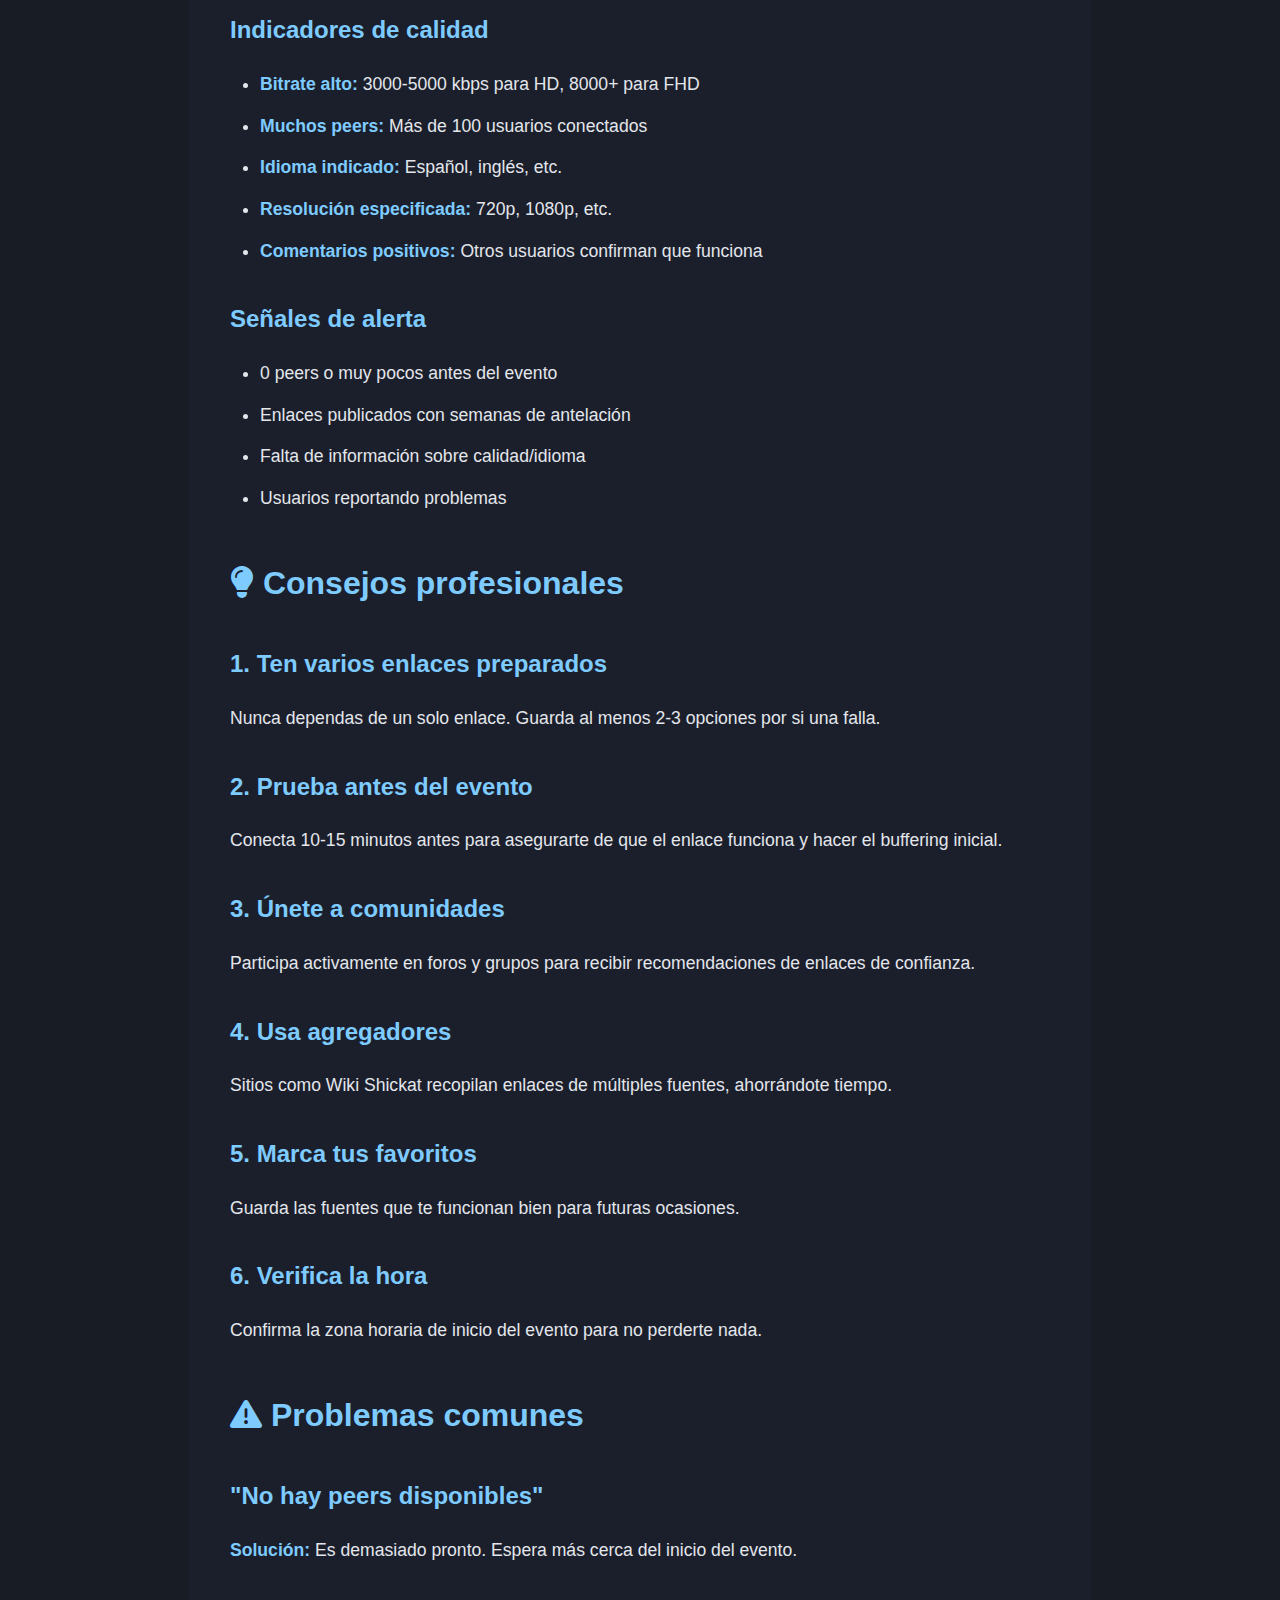
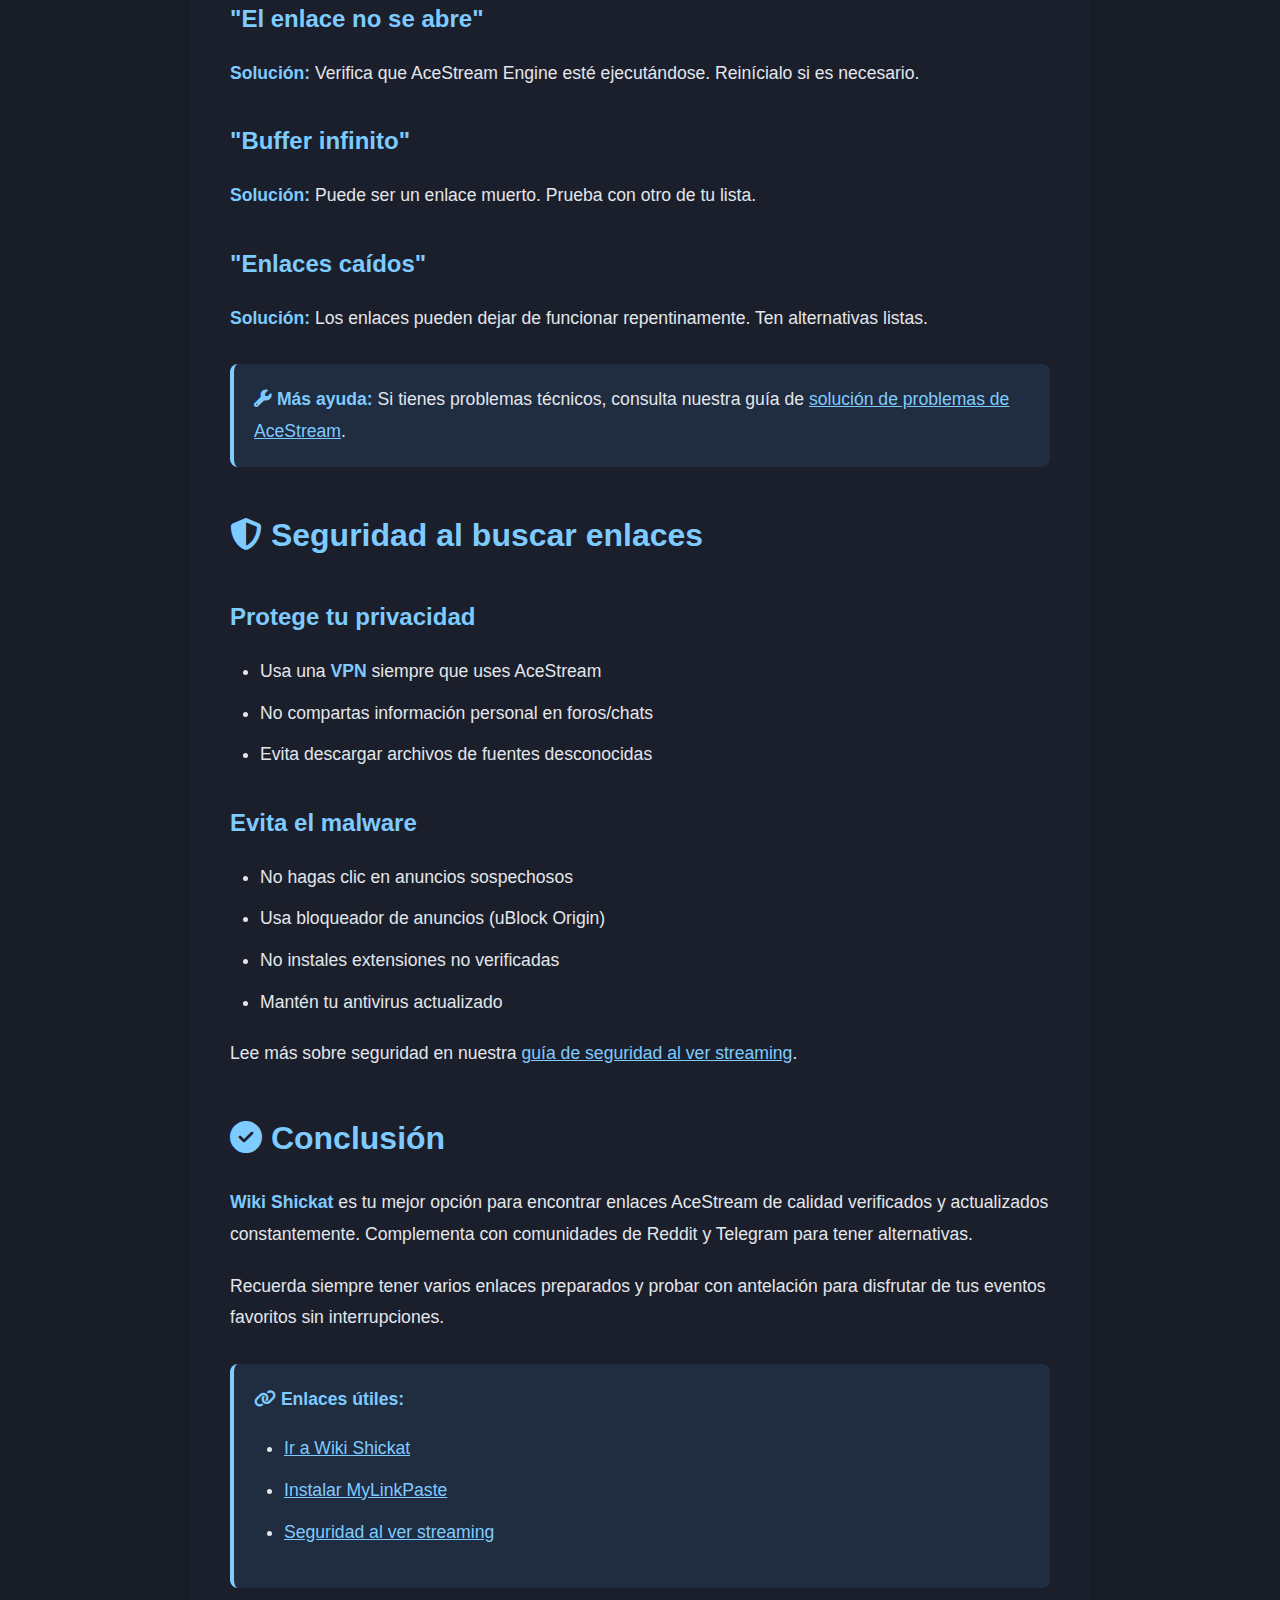
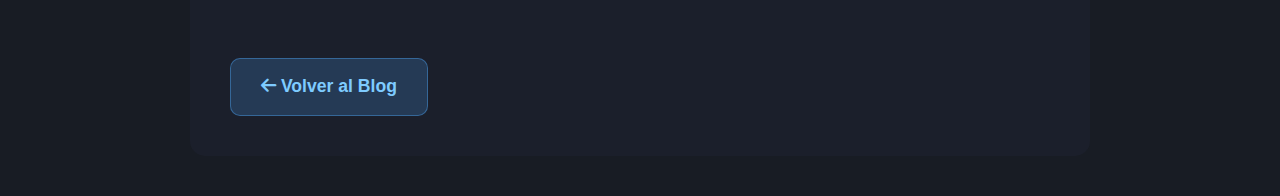
<file: blog/articulos/06-encontrar-enlaces-acestream.html>
<!DOCTYPE html>
<html lang="es">
<head>
  <meta charset="UTF-8">
  <meta name="viewport" content="width=device-width,initial-scale=1.0">
  <title>Dónde encontrar enlaces AceStream actualizados - Blog Shickat</title>
  <link rel="icon" type="image/png" href="../../Web/Logos/logo_wiki.png">
  <link rel="stylesheet" href="../../Web/styles.css?v=8">
  <link rel="stylesheet" href="../styles.css">
  <link rel="stylesheet" href="https://cdnjs.cloudflare.com/ajax/libs/font-awesome/6.5.0/css/all.min.css">
</head>

<body>
  
  <div class="article-container">
    
    <div class="article-header">
      <div class="article-icon">
        <i class="fa-solid fa-magnifying-glass"></i>
      </div>
      <h1 class="article-title">Dónde encontrar enlaces AceStream actualizados</h1>
      <div class="article-meta">
        <span><i class="fa-regular fa-calendar"></i> 9 Febrero 2026</span>
        <span><i class="fa-regular fa-clock"></i> 8 minutos de lectura</span>
      </div>
      <div class="article-tags">
        <span class="tag">Guía</span>
        <span class="tag">Enlaces</span>
        <span class="tag">AceStream</span>
      </div>
    </div>

    <div class="article-content">
      
      <p>Una vez que tienes AceStream instalado, el siguiente paso es encontrar enlaces de calidad para ver tus eventos favoritos. En este artículo te mostraremos las mejores fuentes y los métodos más efectivos para conseguir enlaces actualizados.</p>

      <h2><i class="fa-solid fa-star"></i> Wiki Shickat - La mejor opción</h2>
      
      <p><strong>Wiki Shickat</strong> es tu fuente principal para encontrar enlaces AceStream de alta calidad, actualizados constantemente y verificados por la comunidad.</p>

      <h3><i class="fa-solid fa-globe"></i> Dominios oficiales</h3>
      <div class="note">
        <strong><i class="fa-solid fa-link"></i> Dominios oficiales de Shickat:</strong>
        <ul>
          <li><strong>Shickat.me</strong> - Wiki principal con todos los enlaces</li>
          <li><strong>Shickat.blog</strong> - Blog con guías y tutoriales</li>
        </ul>
        <p>⚠️ <strong>Cuidado con las copias:</strong> Solo estos dominios son oficiales. Desconfía de variantes como .com, .org, .net, etc.</p>
      </div>

      <h3><i class="fa-solid fa-list"></i> Secciones de la Wiki</h3>
      <p>La Wiki Shickat está organizada en categorías para facilitar la búsqueda:</p>

      <ul>
        <li><strong><i class="fa-solid fa-futbol"></i> ELCANO:</strong> Fútbol español (Primera División, Copa Nacional)</li>
        <li><strong><i class="fa-solid fa-trophy"></i> MAMANDURRIAS:</strong> Competiciones europeas de clubes</li>
        <li><strong><i class="fa-solid fa-globe"></i> TOKYO:</strong> Fútbol internacional de las principales ligas</li>
        <li><strong><i class="fa-solid fa-basketball"></i> NANOBOX:</strong> Baloncesto profesional español e internacional</li>
        <li><strong><i class="fa-solid fa-flag-checkered"></i> Deportes de motor:</strong> Carreras de autos y motos</li>
        <li><strong><i class="fa-solid fa-circle-play"></i> Otros deportes:</strong> Tenis, artes marciales, boxeo, etc.</li>
      </ul>

      <h3><i class="fa-solid fa-mobile-screen"></i> Usar MyLinkPaste</h3>
      <p>Para acceder fácilmente desde el móvil, usa la app <strong>MyLinkPaste</strong>:</p>
      <ol>
        <li>Descarga e instala MyLinkPaste (lee nuestra <a href="./02-instalar-mylinkpaste.html" style="color: #7ecbff;">guía de instalación</a>)</li>
        <li>Introduce los códigos de las secciones que te interesan</li>
        <li>Accede directamente a los canales sin navegador</li>
      </ol>

      <p><strong>Códigos principales:</strong></p>
      <code style="display: block; margin: 10px 0;">ELCANO: 681fc74c1833d17ffd9a9c59</code>
      <code style="display: block; margin: 10px 0;">MAMANDURRIAS: 682cb7103451b27a40bc9aa2</code>
      <code style="display: block; margin: 10px 0;">TOKYO: 695d5309d05ee80b5cd7efad</code>
      <code style="display: block; margin: 10px 0;">NANOBOX: 68ce6e8c3451b27a40bca302</code>

      <h2><i class="fa-brands fa-reddit"></i> Reddit - Comunidades activas</h2>
      
      <p>Reddit tiene varias comunidades donde los usuarios comparten enlaces en tiempo real:</p>

      <h3>Subreddits recomendados</h3>
      <ul>
        <li><strong>r/AceStream</strong> - Comunidad general de AceStream</li>
        <li><strong>r/soccerstreams_pl</strong> - Enlaces de fútbol</li>
        <li><strong>r/basketballstreams</strong> - Enlaces de baloncesto</li>
        <li><strong>r/motorsportsstreams</strong> - Deportes de motor</li>
        <li><strong>r/mmastreams</strong> - Artes marciales mixtas</li>
      </ul>

      <h3>Cómo buscar en Reddit</h3>
      <ol>
        <li>Accede al subreddit correspondiente</li>
        <li>Busca el evento que te interesa (suelen crear threads específicos)</li>
        <li>Los usuarios comparten enlaces en los comentarios</li>
        <li>Elige enlaces con buenas puntuaciones y comentarios positivos</li>
      </ol>

      <div class="note">
        <strong><i class="fa-solid fa-clock"></i> Timing:</strong> Los enlaces suelen publicarse 30-60 minutos antes del evento. No busques con demasiada antelación.
      </div>

      <h2><i class="fa-brands fa-telegram"></i> Telegram - Canales y grupos</h2>
      
      <p>Telegram es otra fuente popular para encontrar enlaces AceStream:</p>

      <h3>Ventajas de Telegram</h3>
      <ul>
        <li>Notificaciones instantáneas cuando hay nuevos enlaces</li>
        <li>Organización por eventos y deportes</li>
        <li>Comunidad activa y colaborativa</li>
        <li>Enlaces actualizados en tiempo real</li>
      </ul>

      <h3>Cómo encontrar canales</h3>
      <ol>
        <li>Abre Telegram y busca términos como:
          <ul>
            <li>"AceStream links"</li>
            <li>"Football streams"</li>
            <li>"Football acestream"</li>
          </ul>
        </li>
        <li>Únete a varios canales para tener más opciones</li>
        <li>Activa las notificaciones para eventos importantes</li>
      </ol>

      <div class="warning">
        <strong><i class="fa-solid fa-shield-halved"></i> Precaución:</strong> Algunos canales de Telegram pueden contener malware o intentos de phishing. Nunca descargues archivos sospechosos ni hagas clic en enlaces acortados desconocidos.
      </div>

      <h2><i class="fa-solid fa-globe"></i> Sitios web especializados</h2>
      
      <p>Existen varios sitios web dedicados a recopilar enlaces AceStream:</p>

      <h3>Características de buenos sitios</h3>
      <ul>
        <li><strong>Actualización frecuente:</strong> Enlaces actualizados antes de cada evento</li>
        <li><strong>Verificación:</strong> Enlaces probados y con indicadores de calidad</li>
        <li><strong>Calendario:</strong> Programación de eventos próximos</li>
        <li><strong>Comentarios:</strong> Sistema de valoración de usuarios</li>
        <li><strong>Sin registro:</strong> Acceso directo sin crear cuenta</li>
      </ul>

      <h3>Qué evitar</h3>
      <ul>
        <li>Sitios con popups agresivos</li>
        <li>Páginas que piden instalar extensiones</li>
        <li>Enlaces de descarga obligatorios</li>
        <li>Sitios que solicitan datos personales</li>
      </ul>

      <h2><i class="fa-brands fa-discord"></i> Discord - Servidores deportivos</h2>
      
      <p>Discord tiene servidores dedicados al streaming deportivo:</p>

      <h3>Ventajas</h3>
      <ul>
        <li>Chat en vivo durante los eventos</li>
        <li>Canales organizados por deporte/liga</li>
        <li>Comunidad moderada</li>
        <li>Enlaces compartidos en tiempo real</li>
      </ul>

      <h3>Cómo unirse</h3>
      <ol>
        <li>Busca invitaciones en Reddit o foros especializados</li>
        <li>Lee las reglas del servidor antes de participar</li>
        <li>Accede al canal del deporte que te interesa</li>
        <li>Pregunta por enlaces respetando las normas del server</li>
      </ol>

      <h2><i class="fa-solid fa-gears"></i> Agregadores y herramientas</h2>
      
      <h3>Acestream Finder (Extensiones)</h3>
      <p>Algunas extensiones de navegador ayudan a encontrar enlaces:</p>
      <ul>
        <li>Detectan links en páginas web automáticamente</li>
        <li>Permiten copiar IDs con un clic</li>
        <li>Filtran enlaces por calidad</li>
      </ul>

      <h3>Aplicaciones móviles</h3>
      <p>Además de MyLinkPaste, existen otras apps:</p>
      <ul>
        <li><strong>AceStream Finder:</strong> Busca enlaces por evento</li>
        <li><strong>Sport365:</strong> Agregador de múltiples fuentes</li>
      </ul>

      <div class="note">
        <strong><i class="fa-solid fa-download"></i> Descarga segura:</strong> Solo instala aplicaciones de tiendas oficiales (Play Store, App Store) o de sitios web verificados.
      </div>

      <h2><i class="fa-solid fa-clock"></i> Timing: ¿Cuándo buscar enlaces?</h2>
      
      <p>El momento en que buscas enlaces es crucial:</p>

      <h3>Timeline recomendado</h3>
      <table style="width: 100%; border-collapse: collapse; margin: 20px 0;">
        <tr style="background: rgba(78, 170, 255, 0.1);">
          <th style="padding: 12px; border: 1px solid rgba(78, 170, 255, 0.3);">Tiempo antes</th>
          <th style="padding: 12px; border: 1px solid rgba(78, 170, 255, 0.3);">Acción</th>
        </tr>
        <tr>
          <td style="padding: 12px; border: 1px solid rgba(78, 170, 255, 0.3);">24 horas</td>
          <td style="padding: 12px; border: 1px solid rgba(78, 170, 255, 0.3);">Comprobar el calendario de eventos</td>
        </tr>
        <tr>
          <td style="padding: 12px; border: 1px solid rgba(78, 170, 255, 0.3);">2-3 horas</td>
          <td style="padding: 12px; border: 1px solid rgba(78, 170, 255, 0.3);">Algunos enlaces empiezan a aparecer</td>
        </tr>
        <tr>
          <td style="padding: 12px; border: 1px solid rgba(78, 170, 255, 0.3);">30-60 min</td>
          <td style="padding: 12px; border: 1px solid rgba(78, 170, 255, 0.3);">🎯 Mejor momento para buscar</td>
        </tr>
        <tr>
          <td style="padding: 12px; border: 1px solid rgba(78, 170, 255, 0.3);">15 min</td>
          <td style="padding: 12px; border: 1px solid rgba(78, 170, 255, 0.3);">Probar el enlace elegido</td>
        </tr>
        <tr>
          <td style="padding: 12px; border: 1px solid rgba(78, 170, 255, 0.3);">En vivo</td>
          <td style="padding: 12px; border: 1px solid rgba(78, 170, 255, 0.3);">Buscar alternativas si hay problemas</td>
        </tr>
      </table>

      <h2><i class="fa-solid fa-check-double"></i> Cómo identificar buenos enlaces</h2>
      
      <h3>Indicadores de calidad</h3>
      <ul>
        <li><strong>Bitrate alto:</strong> 3000-5000 kbps para HD, 8000+ para FHD</li>
        <li><strong>Muchos peers:</strong> Más de 100 usuarios conectados</li>
        <li><strong>Idioma indicado:</strong> Español, inglés, etc.</li>
        <li><strong>Resolución especificada:</strong> 720p, 1080p, etc.</li>
        <li><strong>Comentarios positivos:</strong> Otros usuarios confirman que funciona</li>
      </ul>

      <h3>Señales de alerta</h3>
      <ul>
        <li>0 peers o muy pocos antes del evento</li>
        <li>Enlaces publicados con semanas de antelación</li>
        <li>Falta de información sobre calidad/idioma</li>
        <li>Usuarios reportando problemas</li>
      </ul>

      <h2><i class="fa-solid fa-lightbulb"></i> Consejos profesionales</h2>
      
      <h3>1. Ten varios enlaces preparados</h3>
      <p>Nunca dependas de un solo enlace. Guarda al menos 2-3 opciones por si una falla.</p>

      <h3>2. Prueba antes del evento</h3>
      <p>Conecta 10-15 minutos antes para asegurarte de que el enlace funciona y hacer el buffering inicial.</p>

      <h3>3. Únete a comunidades</h3>
      <p>Participa activamente en foros y grupos para recibir recomendaciones de enlaces de confianza.</p>

      <h3>4. Usa agregadores</h3>
      <p>Sitios como Wiki Shickat recopilan enlaces de múltiples fuentes, ahorrándote tiempo.</p>

      <h3>5. Marca tus favoritos</h3>
      <p>Guarda las fuentes que te funcionan bien para futuras ocasiones.</p>

      <h3>6. Verifica la hora</h3>
      <p>Confirma la zona horaria de inicio del evento para no perderte nada.</p>

      <h2><i class="fa-solid fa-triangle-exclamation"></i> Problemas comunes</h2>
      
      <h3>"No hay peers disponibles"</h3>
      <p><strong>Solución:</strong> Es demasiado pronto. Espera más cerca del inicio del evento.</p>

      <h3>"El enlace no se abre"</h3>
      <p><strong>Solución:</strong> Verifica que AceStream Engine esté ejecutándose. Reinícialo si es necesario.</p>

      <h3>"Buffer infinito"</h3>
      <p><strong>Solución:</strong> Puede ser un enlace muerto. Prueba con otro de tu lista.</p>

      <h3>"Enlaces caídos"</h3>
      <p><strong>Solución:</strong> Los enlaces pueden dejar de funcionar repentinamente. Ten alternativas listas.</p>

      <div class="note">
        <strong><i class="fa-solid fa-wrench"></i> Más ayuda:</strong> Si tienes problemas técnicos, consulta nuestra guía de <a href="./12-solucionar-problemas-acestream.html" style="color: #7ecbff;">solución de problemas de AceStream</a>.
      </div>

      <h2><i class="fa-solid fa-shield-halved"></i> Seguridad al buscar enlaces</h2>
      
      <h3>Protege tu privacidad</h3>
      <ul>
        <li>Usa una <strong>VPN</strong> siempre que uses AceStream</li>
        <li>No compartas información personal en foros/chats</li>
        <li>Evita descargar archivos de fuentes desconocidas</li>
      </ul>

      <h3>Evita el malware</h3>
      <ul>
        <li>No hagas clic en anuncios sospechosos</li>
        <li>Usa bloqueador de anuncios (uBlock Origin)</li>
        <li>No instales extensiones no verificadas</li>
        <li>Mantén tu antivirus actualizado</li>
      </ul>

      <p>Lee más sobre seguridad en nuestra <a href="./08-seguridad-streaming.html" style="color: #7ecbff;">guía de seguridad al ver streaming</a>.</p>

      <h2><i class="fa-solid fa-circle-check"></i> Conclusión</h2>
      
      <p><strong>Wiki Shickat</strong> es tu mejor opción para encontrar enlaces AceStream de calidad verificados y actualizados constantemente. Complementa con comunidades de Reddit y Telegram para tener alternativas.</p>

      <p>Recuerda siempre tener varios enlaces preparados y probar con antelación para disfrutar de tus eventos favoritos sin interrupciones.</p>

      <div class="note">
        <strong><i class="fa-solid fa-link"></i> Enlaces útiles:</strong>
        <ul>
          <li><a href="../../Web/index.html" style="color: #7ecbff;">Ir a Wiki Shickat</a></li>
          <li><a href="./02-instalar-mylinkpaste.html" style="color: #7ecbff;">Instalar MyLinkPaste</a></li>
          <li><a href="./08-seguridad-streaming.html" style="color: #7ecbff;">Seguridad al ver streaming</a></li>
        </ul>
      </div>

      <a href="../index.html" class="back-button">
        <i class="fa-solid fa-arrow-left"></i> Volver al Blog
      </a>

    </div>

  </div>

</body>
</html>
</file>
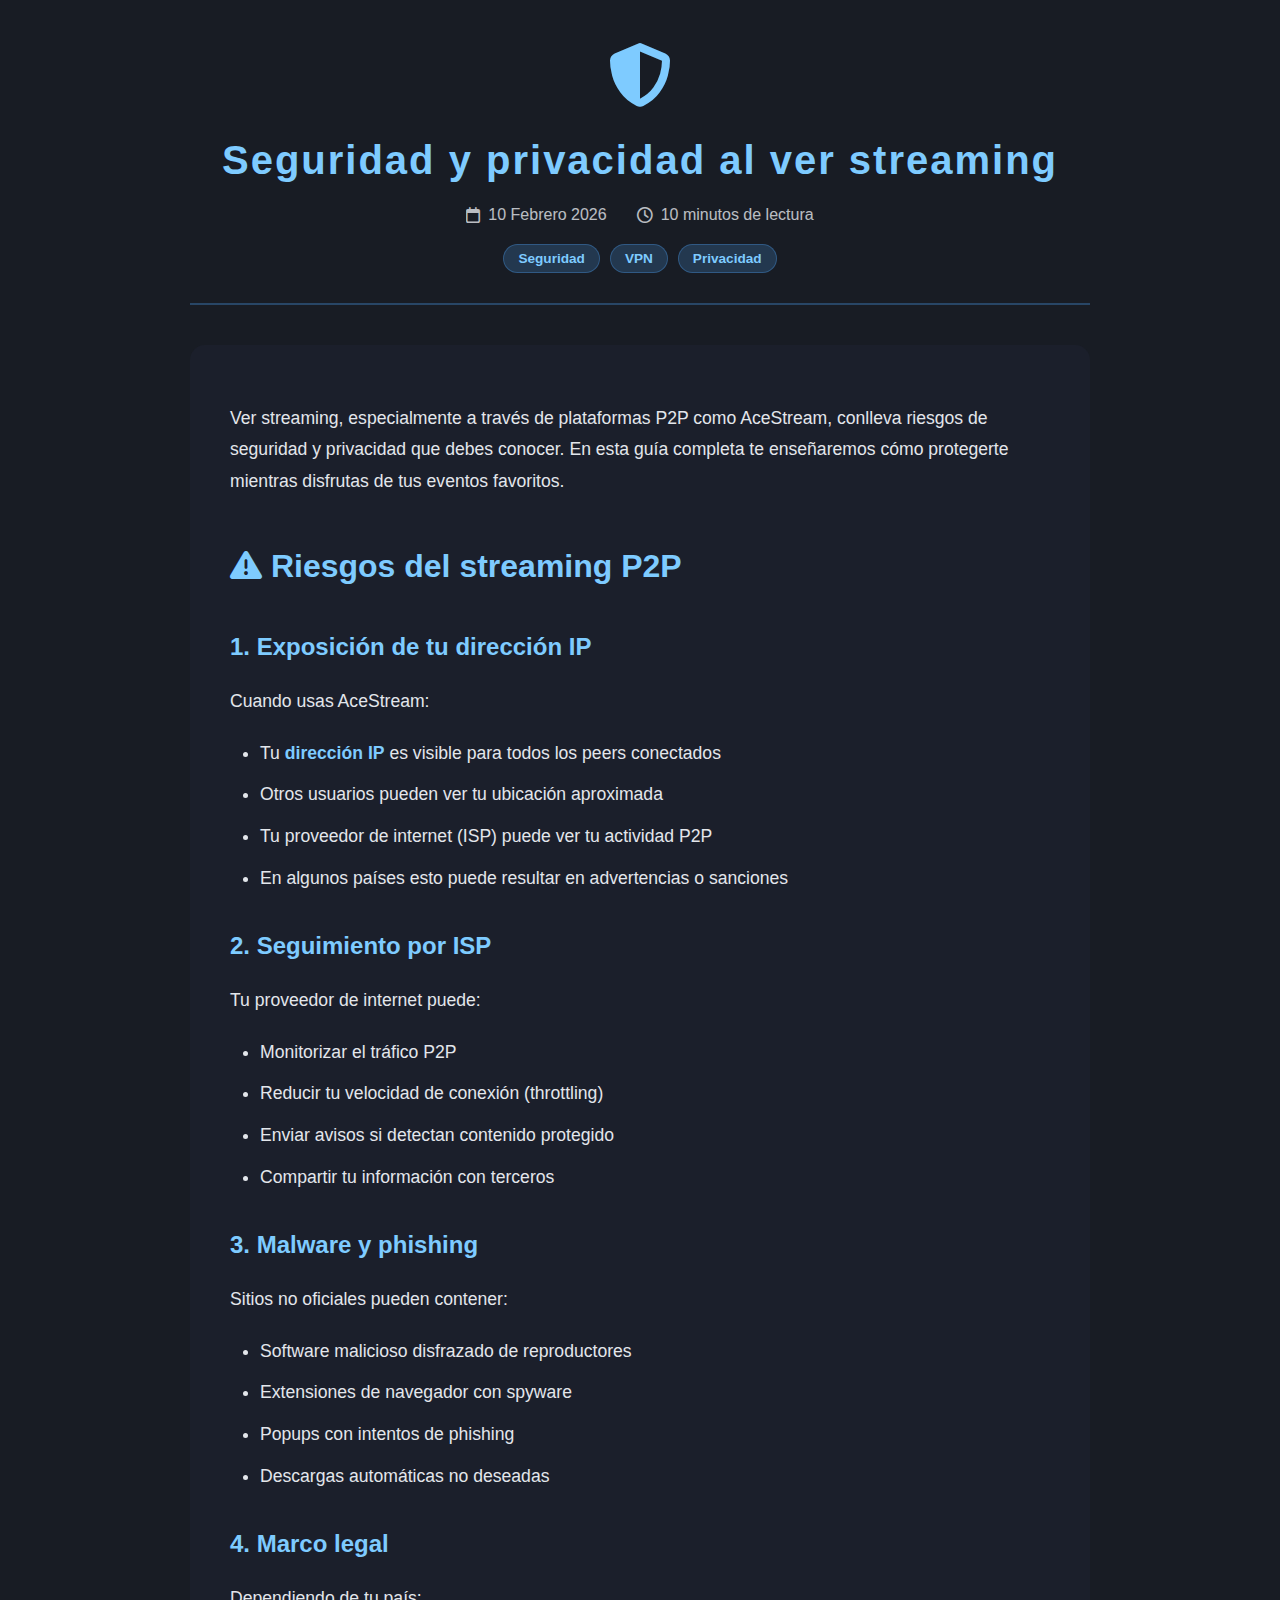
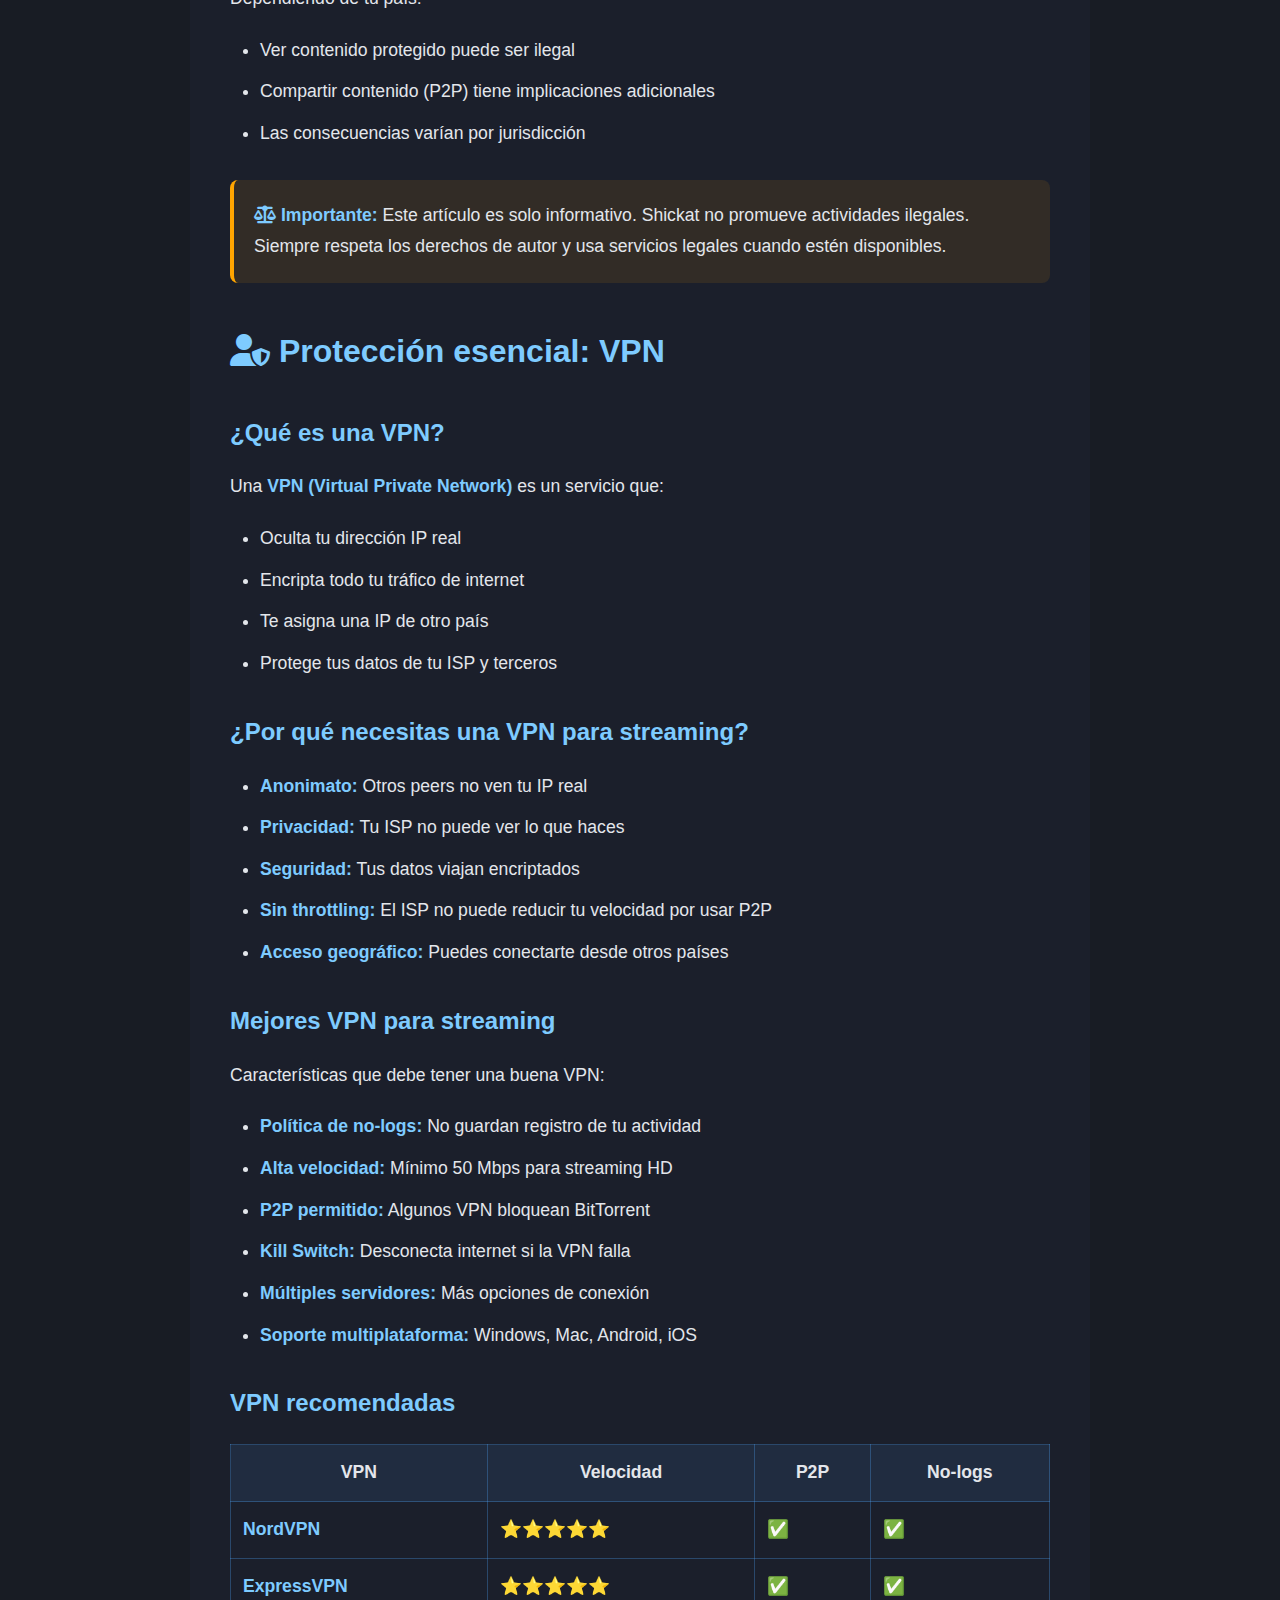
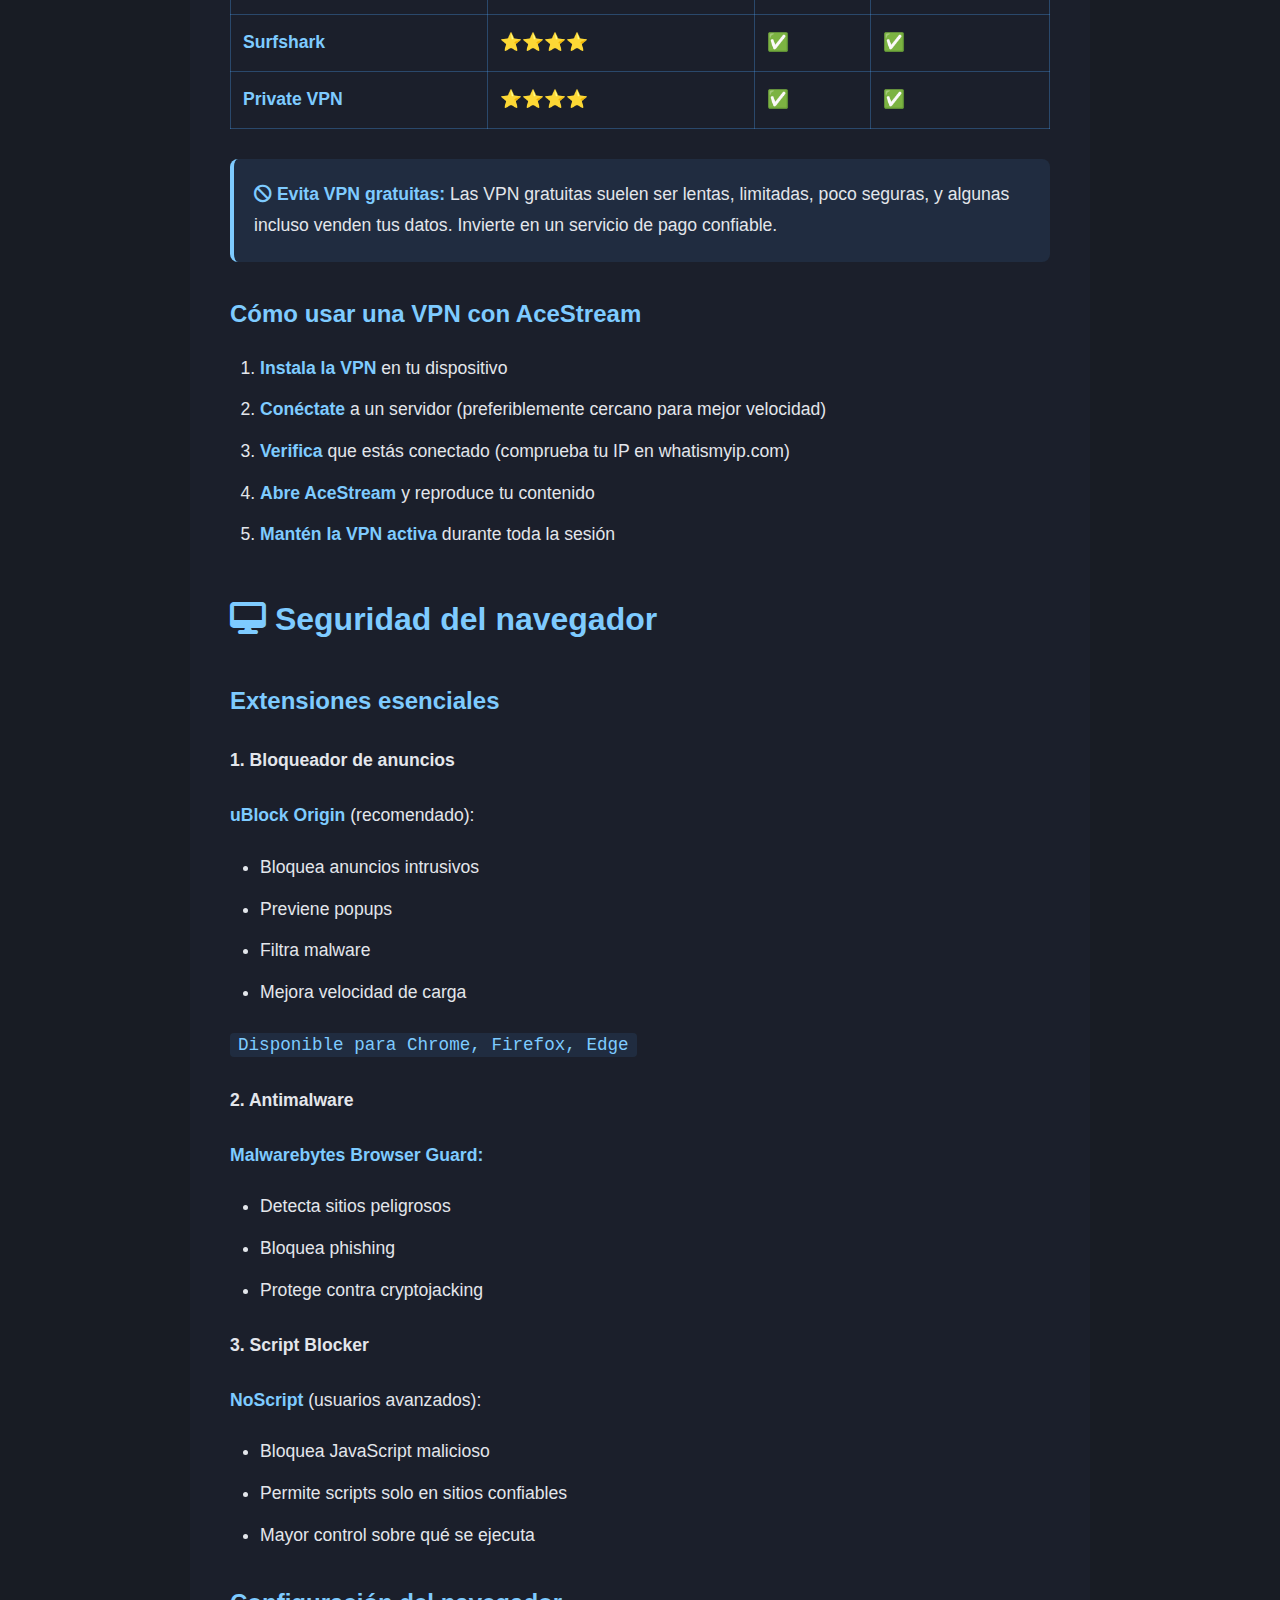
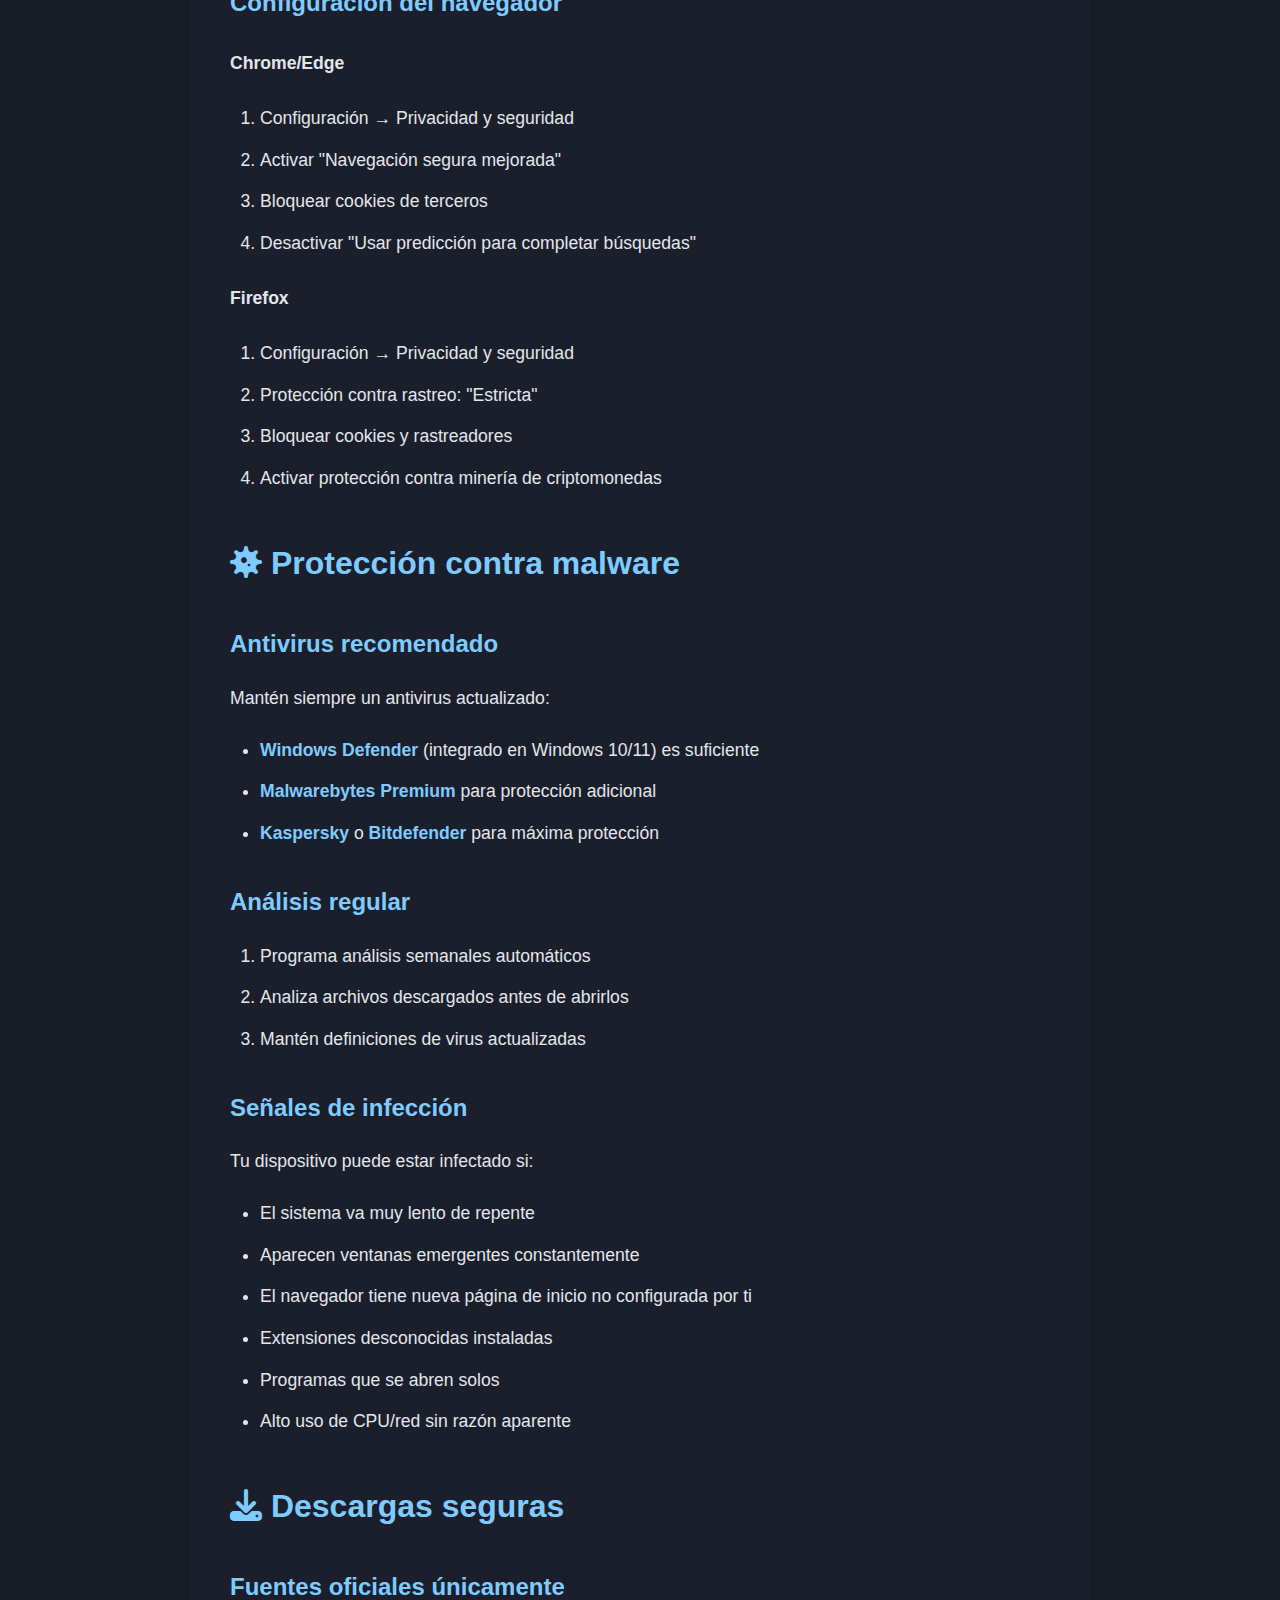
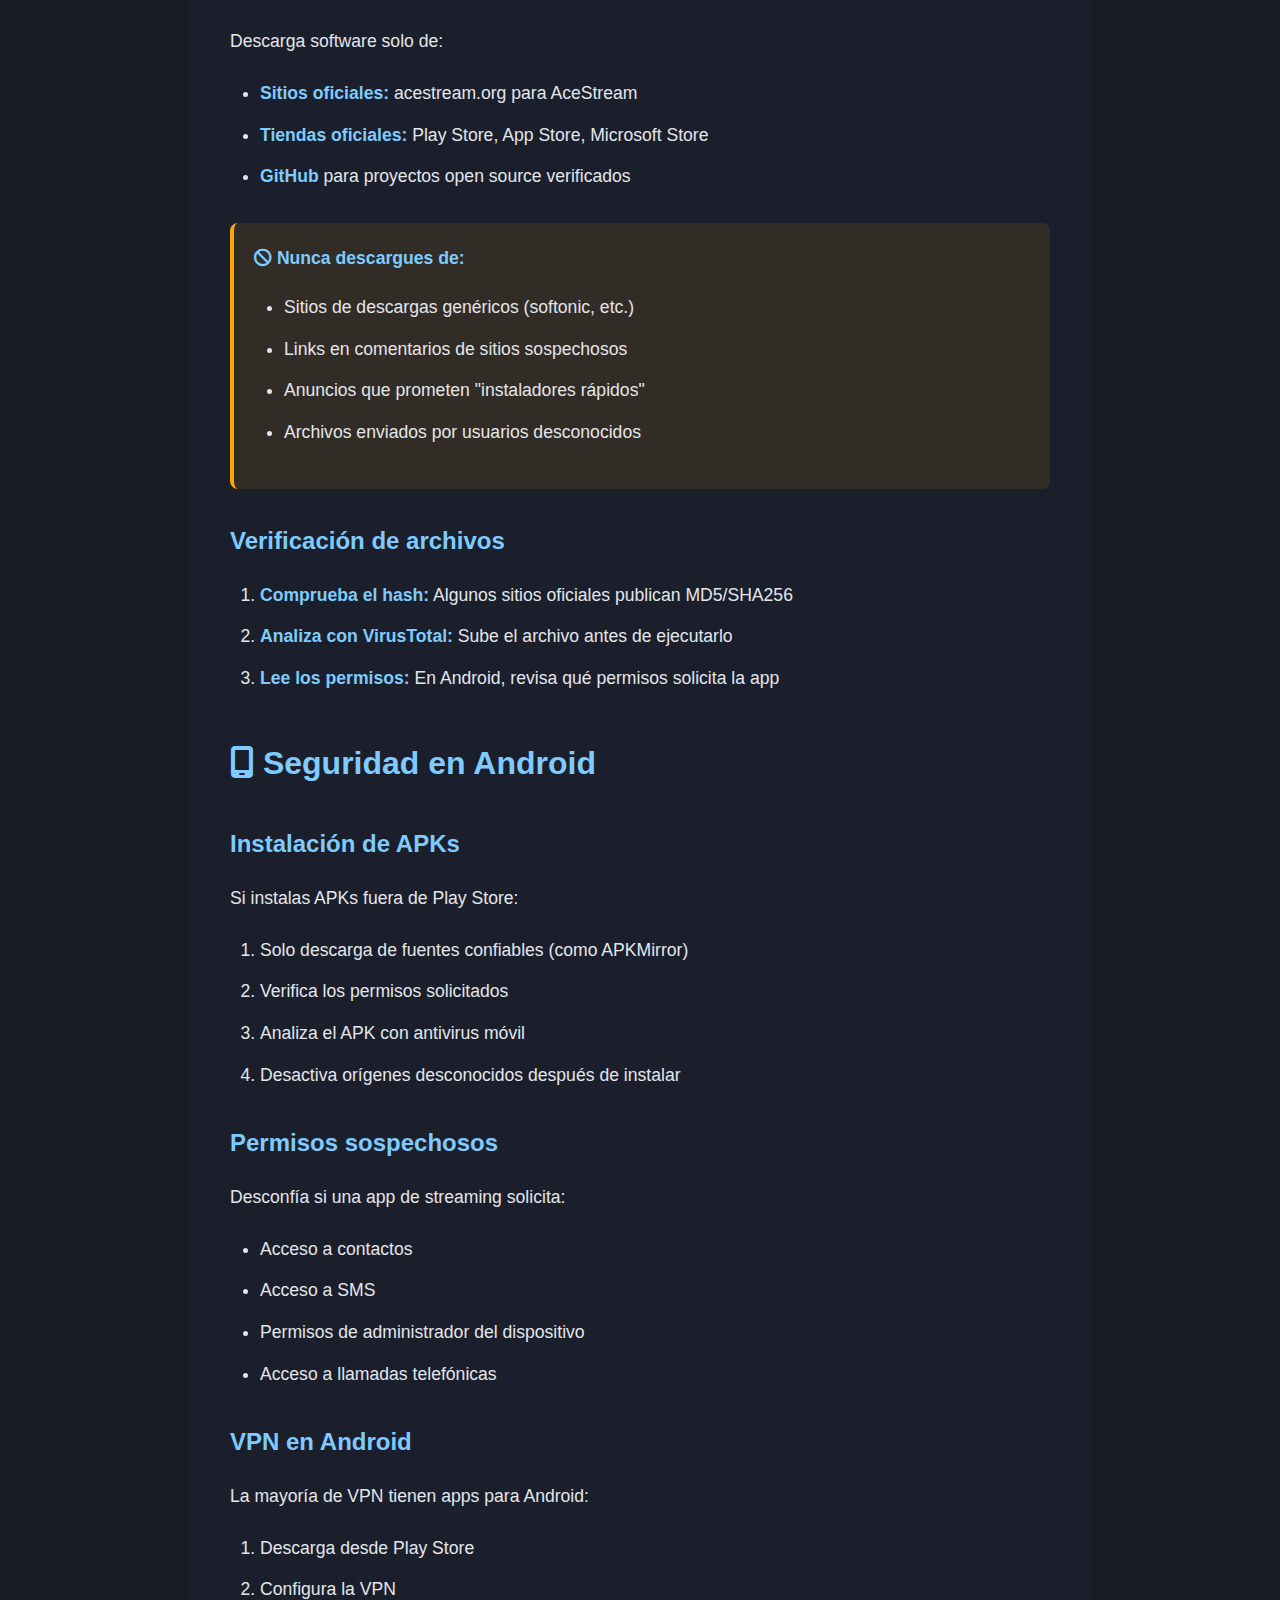
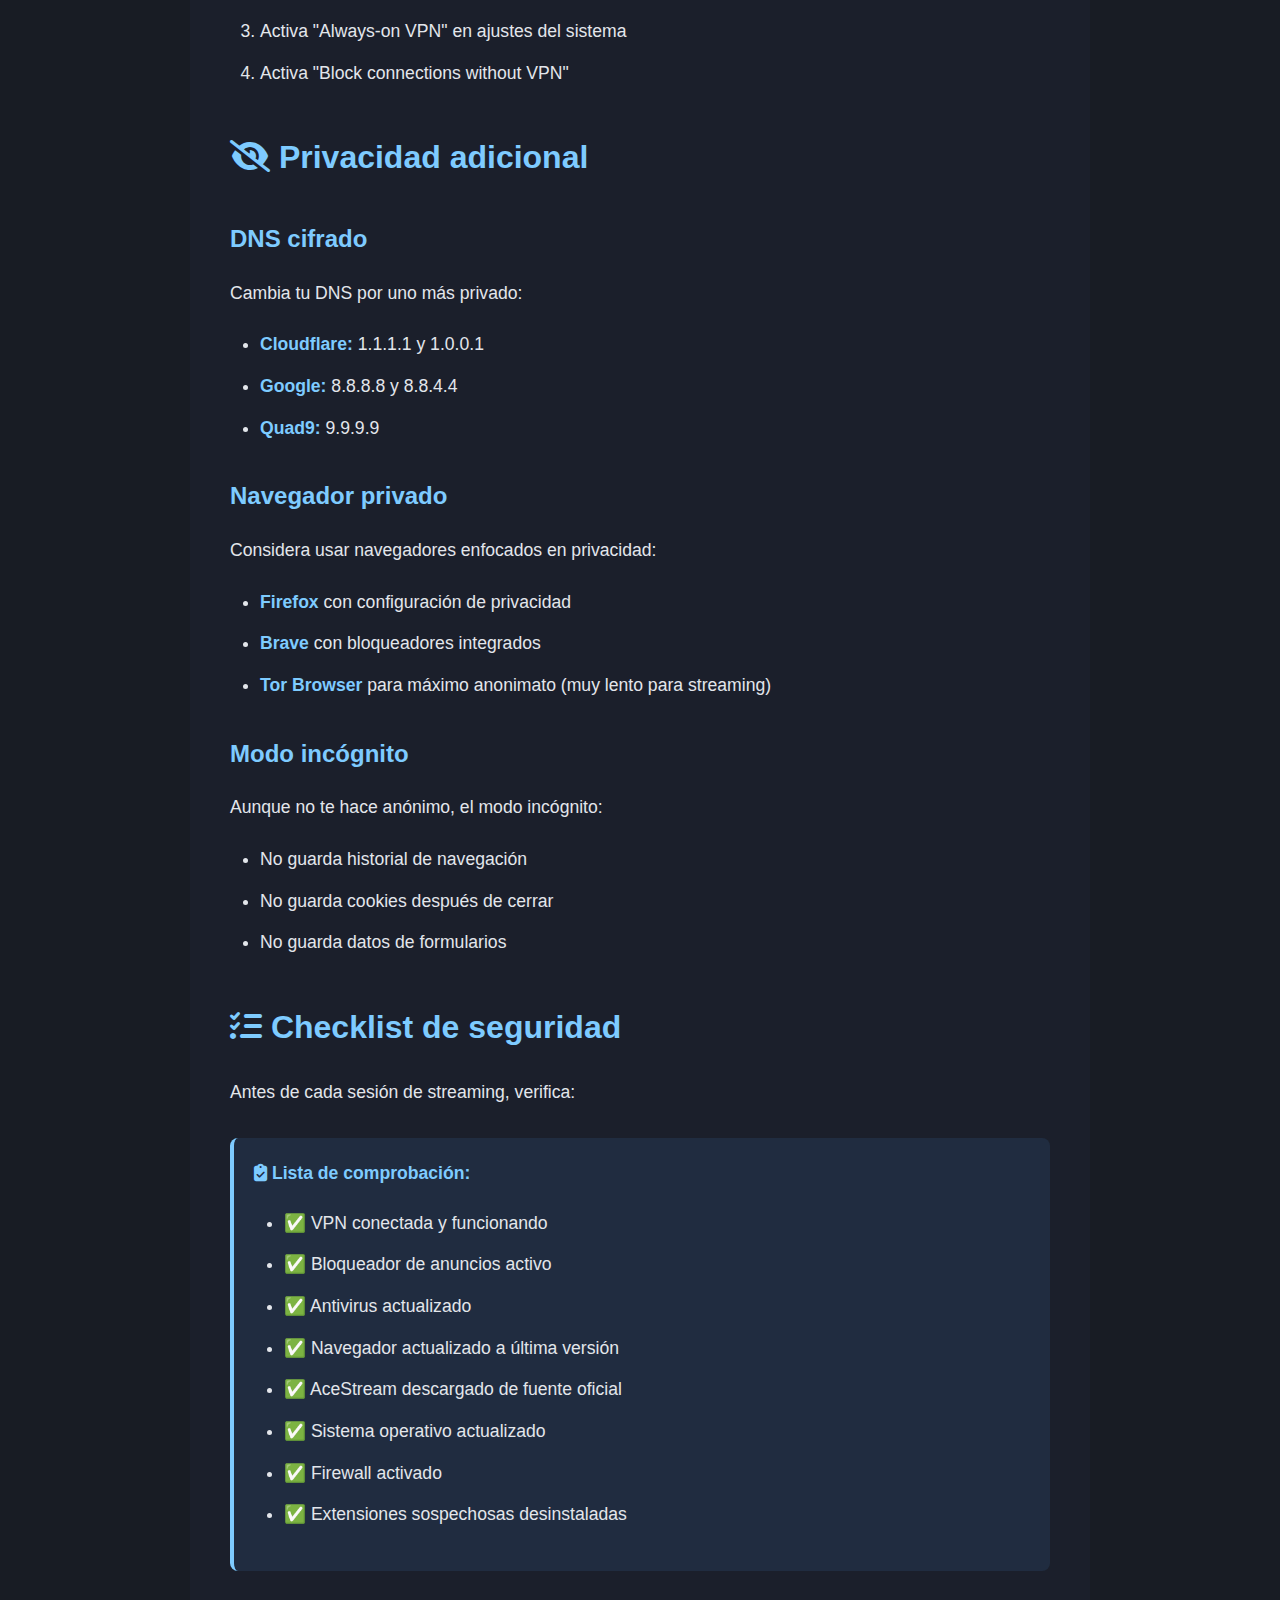
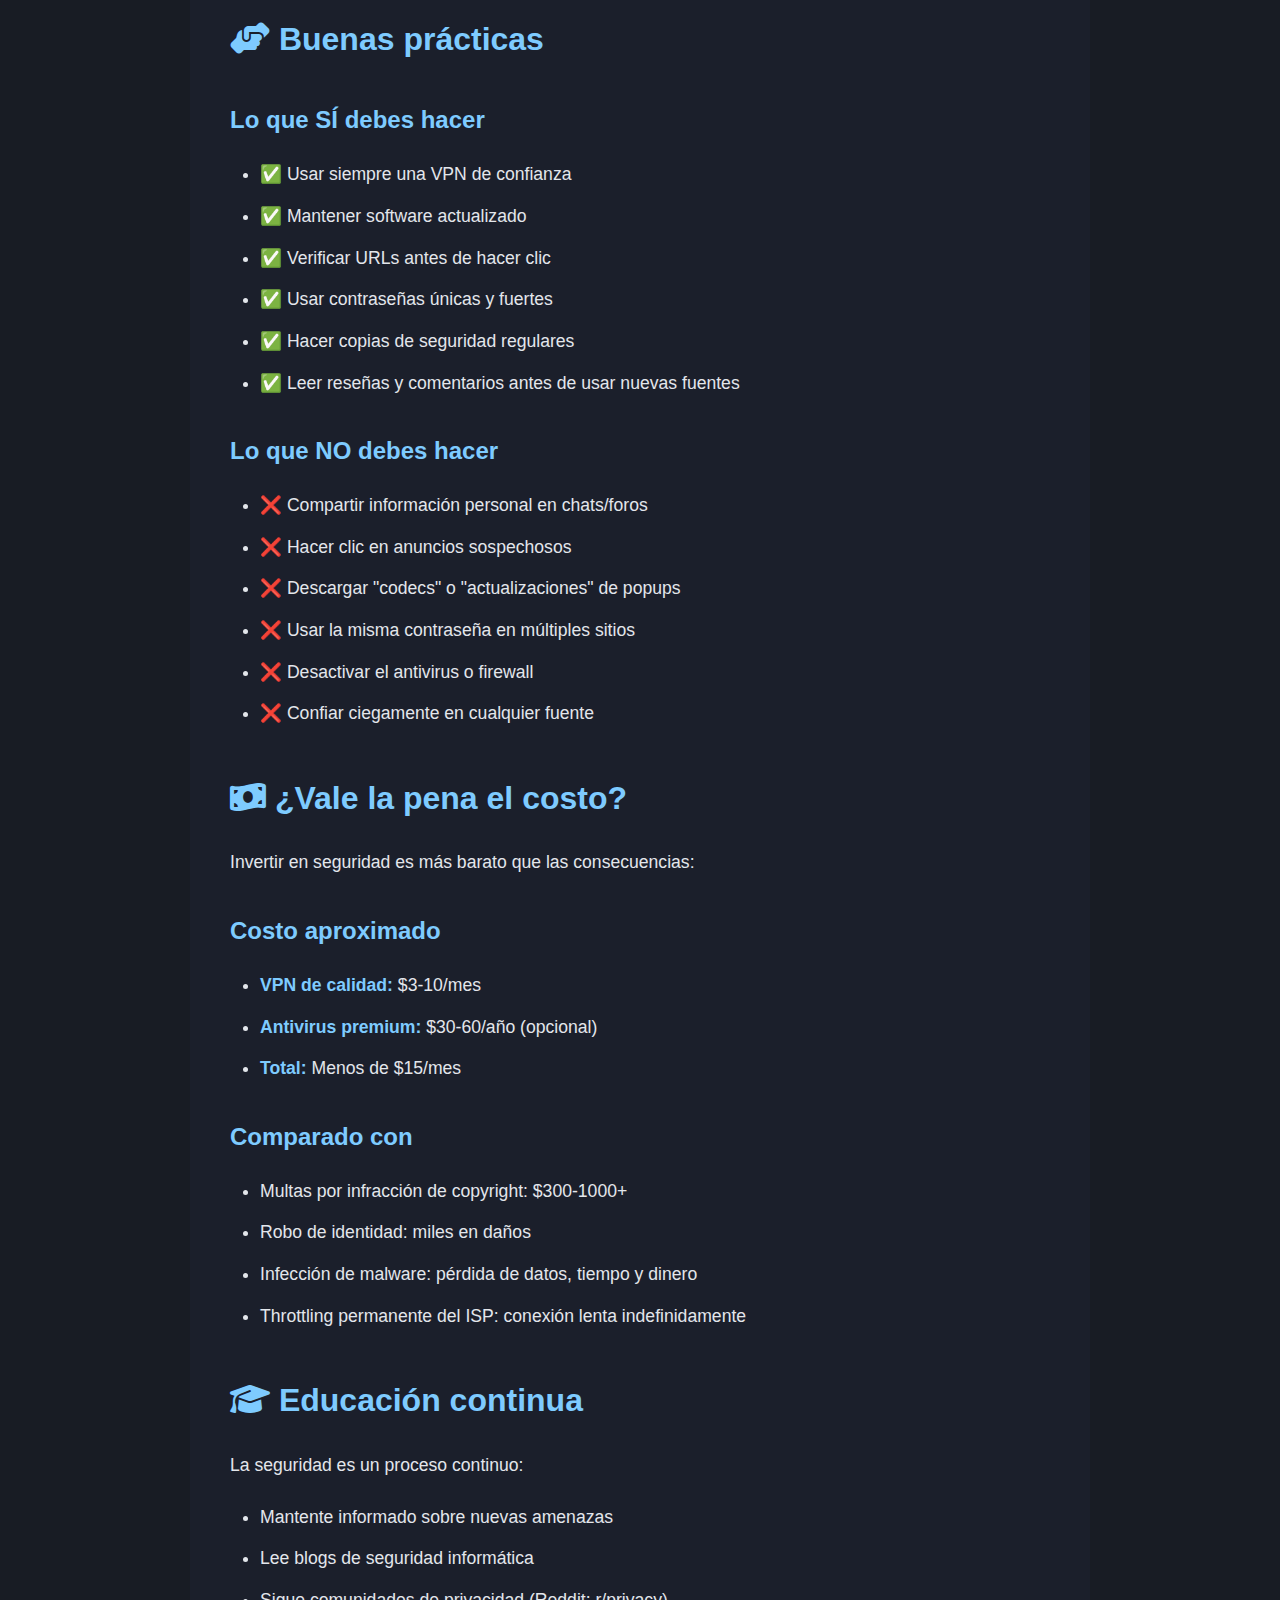
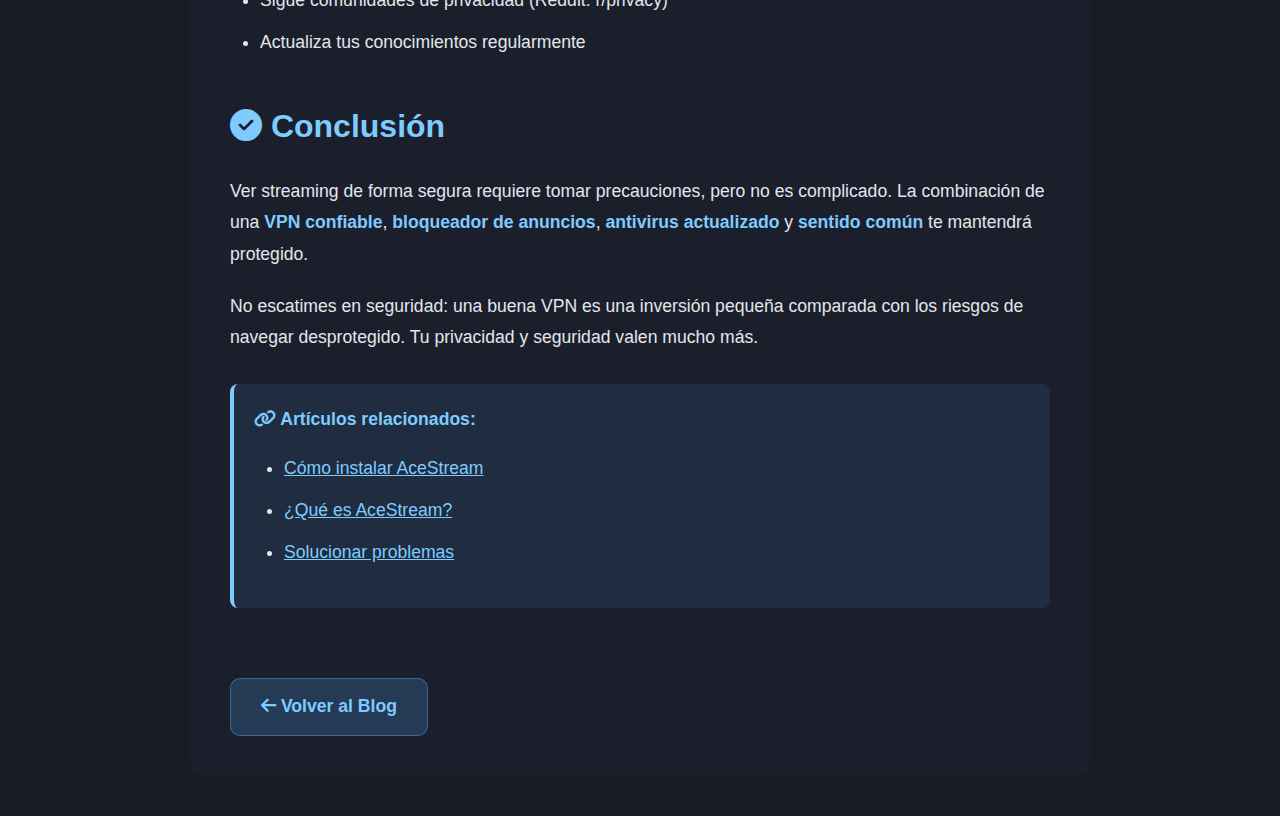
<file: blog/articulos/08-seguridad-streaming.html>
<!DOCTYPE html>
<html lang="es">
<head>
  <meta charset="UTF-8">
  <meta name="viewport" content="width=device-width,initial-scale=1.0">
  <title>Seguridad y privacidad al ver streaming - Blog Shickat</title>
  <link rel="icon" type="image/png" href="../../Web/Logos/logo_wiki.png">
  <link rel="stylesheet" href="../../Web/styles.css?v=8">
  <link rel="stylesheet" href="../styles.css">
  <link rel="stylesheet" href="https://cdnjs.cloudflare.com/ajax/libs/font-awesome/6.5.0/css/all.min.css">
</head>

<body>
  
  <div class="article-container">
    
    <div class="article-header">
      <div class="article-icon">
        <i class="fa-solid fa-shield-halved"></i>
      </div>
      <h1 class="article-title">Seguridad y privacidad al ver streaming</h1>
      <div class="article-meta">
        <span><i class="fa-regular fa-calendar"></i> 10 Febrero 2026</span>
        <span><i class="fa-regular fa-clock"></i> 10 minutos de lectura</span>
      </div>
      <div class="article-tags">
        <span class="tag">Seguridad</span>
        <span class="tag">VPN</span>
        <span class="tag">Privacidad</span>
      </div>
    </div>

    <div class="article-content">
      
      <p>Ver streaming, especialmente a través de plataformas P2P como AceStream, conlleva riesgos de seguridad y privacidad que debes conocer. En esta guía completa te enseñaremos cómo protegerte mientras disfrutas de tus eventos favoritos.</p>

      <h2><i class="fa-solid fa-triangle-exclamation"></i> Riesgos del streaming P2P</h2>
      
      <h3>1. Exposición de tu dirección IP</h3>
      <p>Cuando usas AceStream:</p>
      <ul>
        <li>Tu <strong>dirección IP</strong> es visible para todos los peers conectados</li>
        <li>Otros usuarios pueden ver tu ubicación aproximada</li>
        <li>Tu proveedor de internet (ISP) puede ver tu actividad P2P</li>
        <li>En algunos países esto puede resultar en advertencias o sanciones</li>
      </ul>

      <h3>2. Seguimiento por ISP</h3>
      <p>Tu proveedor de internet puede:</p>
      <ul>
        <li>Monitorizar el tráfico P2P</li>
        <li>Reducir tu velocidad de conexión (throttling)</li>
        <li>Enviar avisos si detectan contenido protegido</li>
        <li>Compartir tu información con terceros</li>
      </ul>

      <h3>3. Malware y phishing</h3>
      <p>Sitios no oficiales pueden contener:</p>
      <ul>
        <li>Software malicioso disfrazado de reproductores</li>
        <li>Extensiones de navegador con spyware</li>
        <li>Popups con intentos de phishing</li>
        <li>Descargas automáticas no deseadas</li>
      </ul>

      <h3>4. Marco legal</h3>
      <p>Dependiendo de tu país:</p>
      <ul>
        <li>Ver contenido protegido puede ser ilegal</li>
        <li>Compartir contenido (P2P) tiene implicaciones adicionales</li>
        <li>Las consecuencias varían por jurisdicción</li>
      </ul>

      <div class="warning">
        <strong><i class="fa-solid fa-scale-balanced"></i> Importante:</strong> Este artículo es solo informativo. Shickat no promueve actividades ilegales. Siempre respeta los derechos de autor y usa servicios legales cuando estén disponibles.
      </div>

      <h2><i class="fa-solid fa-user-shield"></i> Protección esencial: VPN</h2>
      
      <h3>¿Qué es una VPN?</h3>
      <p>Una <strong>VPN (Virtual Private Network)</strong> es un servicio que:</p>
      <ul>
        <li>Oculta tu dirección IP real</li>
        <li>Encripta todo tu tráfico de internet</li>
        <li>Te asigna una IP de otro país</li>
        <li>Protege tus datos de tu ISP y terceros</li>
      </ul>

      <h3>¿Por qué necesitas una VPN para streaming?</h3>
      <ul>
        <li><strong>Anonimato:</strong> Otros peers no ven tu IP real</li>
        <li><strong>Privacidad:</strong> Tu ISP no puede ver lo que haces</li>
        <li><strong>Seguridad:</strong> Tus datos viajan encriptados</li>
        <li><strong>Sin throttling:</strong> El ISP no puede reducir tu velocidad por usar P2P</li>
        <li><strong>Acceso geográfico:</strong> Puedes conectarte desde otros países</li>
      </ul>

      <h3>Mejores VPN para streaming</h3>
      <p>Características que debe tener una buena VPN:</p>
      <ul>
        <li><strong>Política de no-logs:</strong> No guardan registro de tu actividad</li>
        <li><strong>Alta velocidad:</strong> Mínimo 50 Mbps para streaming HD</li>
        <li><strong>P2P permitido:</strong> Algunos VPN bloquean BitTorrent</li>
        <li><strong>Kill Switch:</strong> Desconecta internet si la VPN falla</li>
        <li><strong>Múltiples servidores:</strong> Más opciones de conexión</li>
        <li><strong>Soporte multiplataforma:</strong> Windows, Mac, Android, iOS</li>
      </ul>

      <h3>VPN recomendadas</h3>
      <table style="width: 100%; border-collapse: collapse; margin: 20px 0;">
        <tr style="background: rgba(78, 170, 255, 0.1);">
          <th style="padding: 12px; border: 1px solid rgba(78, 170, 255, 0.3);">VPN</th>
          <th style="padding: 12px; border: 1px solid rgba(78, 170, 255, 0.3);">Velocidad</th>
          <th style="padding: 12px; border: 1px solid rgba(78, 170, 255, 0.3);">P2P</th>
          <th style="padding: 12px; border: 1px solid rgba(78, 170, 255, 0.3);">No-logs</th>
        </tr>
        <tr>
          <td style="padding: 12px; border: 1px solid rgba(78, 170, 255, 0.3);"><strong>NordVPN</strong></td>
          <td style="padding: 12px; border: 1px solid rgba(78, 170, 255, 0.3);">⭐⭐⭐⭐⭐</td>
          <td style="padding: 12px; border: 1px solid rgba(78, 170, 255, 0.3);">✅</td>
          <td style="padding: 12px; border: 1px solid rgba(78, 170, 255, 0.3);">✅</td>
        </tr>
        <tr>
          <td style="padding: 12px; border: 1px solid rgba(78, 170, 255, 0.3);"><strong>ExpressVPN</strong></td>
          <td style="padding: 12px; border: 1px solid rgba(78, 170, 255, 0.3);">⭐⭐⭐⭐⭐</td>
          <td style="padding: 12px; border: 1px solid rgba(78, 170, 255, 0.3);">✅</td>
          <td style="padding: 12px; border: 1px solid rgba(78, 170, 255, 0.3);">✅</td>
        </tr>
        <tr>
          <td style="padding: 12px; border: 1px solid rgba(78, 170, 255, 0.3);"><strong>Surfshark</strong></td>
          <td style="padding: 12px; border: 1px solid rgba(78, 170, 255, 0.3);">⭐⭐⭐⭐</td>
          <td style="padding: 12px; border: 1px solid rgba(78, 170, 255, 0.3);">✅</td>
          <td style="padding: 12px; border: 1px solid rgba(78, 170, 255, 0.3);">✅</td>
        </tr>
        <tr>
          <td style="padding: 12px; border: 1px solid rgba(78, 170, 255, 0.3);"><strong>Private VPN</strong></td>
          <td style="padding: 12px; border: 1px solid rgba(78, 170, 255, 0.3);">⭐⭐⭐⭐</td>
          <td style="padding: 12px; border: 1px solid rgba(78, 170, 255, 0.3);">✅</td>
          <td style="padding: 12px; border: 1px solid rgba(78, 170, 255, 0.3);">✅</td>
        </tr>
      </table>

      <div class="note">
        <strong><i class="fa-solid fa-ban"></i> Evita VPN gratuitas:</strong> Las VPN gratuitas suelen ser lentas, limitadas, poco seguras, y algunas incluso venden tus datos. Invierte en un servicio de pago confiable.
      </div>

      <h3>Cómo usar una VPN con AceStream</h3>
      <ol>
        <li><strong>Instala la VPN</strong> en tu dispositivo</li>
        <li><strong>Conéctate</strong> a un servidor (preferiblemente cercano para mejor velocidad)</li>
        <li><strong>Verifica</strong> que estás conectado (comprueba tu IP en whatismyip.com)</li>
        <li><strong>Abre AceStream</strong> y reproduce tu contenido</li>
        <li><strong>Mantén la VPN activa</strong> durante toda la sesión</li>
      </ol>

      <h2><i class="fa-solid fa-desktop"></i> Seguridad del navegador</h2>
      
      <h3>Extensiones esenciales</h3>
      
      <h4>1. Bloqueador de anuncios</h4>
      <p><strong>uBlock Origin</strong> (recomendado):</p>
      <ul>
        <li>Bloquea anuncios intrusivos</li>
        <li>Previene popups</li>
        <li>Filtra malware</li>
        <li>Mejora velocidad de carga</li>
      </ul>
      <code>Disponible para Chrome, Firefox, Edge</code>

      <h4>2. Antimalware</h4>
      <p><strong>Malwarebytes Browser Guard:</strong></p>
      <ul>
        <li>Detecta sitios peligrosos</li>
        <li>Bloquea phishing</li>
        <li>Protege contra cryptojacking</li>
      </ul>

      <h4>3. Script Blocker</h4>
      <p><strong>NoScript</strong> (usuarios avanzados):</p>
      <ul>
        <li>Bloquea JavaScript malicioso</li>
        <li>Permite scripts solo en sitios confiables</li>
        <li>Mayor control sobre qué se ejecuta</li>
      </ul>

      <h3>Configuración del navegador</h3>
      
      <h4>Chrome/Edge</h4>
      <ol>
        <li>Configuración → Privacidad y seguridad</li>
        <li>Activar "Navegación segura mejorada"</li>
        <li>Bloquear cookies de terceros</li>
        <li>Desactivar "Usar predicción para completar búsquedas"</li>
      </ol>

      <h4>Firefox</h4>
      <ol>
        <li>Configuración → Privacidad y seguridad</li>
        <li>Protección contra rastreo: "Estricta"</li>
        <li>Bloquear cookies y rastreadores</li>
        <li>Activar protección contra minería de criptomonedas</li>
      </ol>

      <h2><i class="fa-solid fa-virus"></i> Protección contra malware</h2>
      
      <h3>Antivirus recomendado</h3>
      <p>Mantén siempre un antivirus actualizado:</p>
      <ul>
        <li><strong>Windows Defender</strong> (integrado en Windows 10/11) es suficiente</li>
        <li><strong>Malwarebytes Premium</strong> para protección adicional</li>
        <li><strong>Kaspersky</strong> o <strong>Bitdefender</strong> para máxima protección</li>
      </ul>

      <h3>Análisis regular</h3>
      <ol>
        <li>Programa análisis semanales automáticos</li>
        <li>Analiza archivos descargados antes de abrirlos</li>
        <li>Mantén definiciones de virus actualizadas</li>
      </ol>

      <h3>Señales de infección</h3>
      <p>Tu dispositivo puede estar infectado si:</p>
      <ul>
        <li>El sistema va muy lento de repente</li>
        <li>Aparecen ventanas emergentes constantemente</li>
        <li>El navegador tiene nueva página de inicio no configurada por ti</li>
        <li>Extensiones desconocidas instaladas</li>
        <li>Programas que se abren solos</li>
        <li>Alto uso de CPU/red sin razón aparente</li>
      </ul>

      <h2><i class="fa-solid fa-download"></i> Descargas seguras</h2>
      
      <h3>Fuentes oficiales únicamente</h3>
      <p>Descarga software solo de:</p>
      <ul>
        <li><strong>Sitios oficiales:</strong> acestream.org para AceStream</li>
        <li><strong>Tiendas oficiales:</strong> Play Store, App Store, Microsoft Store</li>
        <li><strong>GitHub</strong> para proyectos open source verificados</li>
      </ul>

      <div class="warning">
        <strong><i class="fa-solid fa-ban"></i> Nunca descargues de:</strong>
        <ul>
          <li>Sitios de descargas genéricos (softonic, etc.)</li>
          <li>Links en comentarios de sitios sospechosos</li>
          <li>Anuncios que prometen "instaladores rápidos"</li>
          <li>Archivos enviados por usuarios desconocidos</li>
        </ul>
      </div>

      <h3>Verificación de archivos</h3>
      <ol>
        <li><strong>Comprueba el hash:</strong> Algunos sitios oficiales publican MD5/SHA256</li>
        <li><strong>Analiza con VirusTotal:</strong> Sube el archivo antes de ejecutarlo</li>
        <li><strong>Lee los permisos:</strong> En Android, revisa qué permisos solicita la app</li>
      </ol>

      <h2><i class="fa-solid fa-mobile-screen"></i> Seguridad en Android</h2>
      
      <h3>Instalación de APKs</h3>
      <p>Si instalas APKs fuera de Play Store:</p>
      <ol>
        <li>Solo descarga de fuentes confiables (como APKMirror)</li>
        <li>Verifica los permisos solicitados</li>
        <li>Analiza el APK con antivirus móvil</li>
        <li>Desactiva orígenes desconocidos después de instalar</li>
      </ol>

      <h3>Permisos sospechosos</h3>
      <p>Desconfía si una app de streaming solicita:</p>
      <ul>
        <li>Acceso a contactos</li>
        <li>Acceso a SMS</li>
        <li>Permisos de administrador del dispositivo</li>
        <li>Acceso a llamadas telefónicas</li>
      </ul>

      <h3>VPN en Android</h3>
      <p>La mayoría de VPN tienen apps para Android:</p>
      <ol>
        <li>Descarga desde Play Store</li>
        <li>Configura la VPN</li>
        <li>Activa "Always-on VPN" en ajustes del sistema</li>
        <li>Activa "Block connections without VPN"</li>
      </ol>

      <h2><i class="fa-solid fa-eye-slash"></i> Privacidad adicional</h2>
      
      <h3>DNS cifrado</h3>
      <p>Cambia tu DNS por uno más privado:</p>
      <ul>
        <li><strong>Cloudflare:</strong> 1.1.1.1 y 1.0.0.1</li>
        <li><strong>Google:</strong> 8.8.8.8 y 8.8.4.4</li>
        <li><strong>Quad9:</strong> 9.9.9.9</li>
      </ul>

      <h3>Navegador privado</h3>
      <p>Considera usar navegadores enfocados en privacidad:</p>
      <ul>
        <li><strong>Firefox</strong> con configuración de privacidad</li>
        <li><strong>Brave</strong> con bloqueadores integrados</li>
        <li><strong>Tor Browser</strong> para máximo anonimato (muy lento para streaming)</li>
      </ul>

      <h3>Modo incógnito</h3>
      <p>Aunque no te hace anónimo, el modo incógnito:</p>
      <ul>
        <li>No guarda historial de navegación</li>
        <li>No guarda cookies después de cerrar</li>
        <li>No guarda datos de formularios</li>
      </ul>

      <h2><i class="fa-solid fa-list-check"></i> Checklist de seguridad</h2>
      
      <p>Antes de cada sesión de streaming, verifica:</p>

      <div class="note">
        <strong><i class="fa-solid fa-clipboard-check"></i> Lista de comprobación:</strong>
        <ul>
          <li>✅ VPN conectada y funcionando</li>
          <li>✅ Bloqueador de anuncios activo</li>
          <li>✅ Antivirus actualizado</li>
          <li>✅ Navegador actualizado a última versión</li>
          <li>✅ AceStream descargado de fuente oficial</li>
          <li>✅ Sistema operativo actualizado</li>
          <li>✅ Firewall activado</li>
          <li>✅ Extensiones sospechosas desinstaladas</li>
        </ul>
      </div>

      <h2><i class="fa-solid fa-handshake-angle"></i> Buenas prácticas</h2>
      
      <h3>Lo que SÍ debes hacer</h3>
      <ul>
        <li>✅ Usar siempre una VPN de confianza</li>
        <li>✅ Mantener software actualizado</li>
        <li>✅ Verificar URLs antes de hacer clic</li>
        <li>✅ Usar contraseñas únicas y fuertes</li>
        <li>✅ Hacer copias de seguridad regulares</li>
        <li>✅ Leer reseñas y comentarios antes de usar nuevas fuentes</li>
      </ul>

      <h3>Lo que NO debes hacer</h3>
      <ul>
        <li>❌ Compartir información personal en chats/foros</li>
        <li>❌ Hacer clic en anuncios sospechosos</li>
        <li>❌ Descargar "codecs" o "actualizaciones" de popups</li>
        <li>❌ Usar la misma contraseña en múltiples sitios</li>
        <li>❌ Desactivar el antivirus o firewall</li>
        <li>❌ Confiar ciegamente en cualquier fuente</li>
      </ul>

      <h2><i class="fa-solid fa-money-bill-wave"></i> ¿Vale la pena el costo?</h2>
      
      <p>Invertir en seguridad es más barato que las consecuencias:</p>

      <h3>Costo aproximado</h3>
      <ul>
        <li><strong>VPN de calidad:</strong> $3-10/mes</li>
        <li><strong>Antivirus premium:</strong> $30-60/año (opcional)</li>
        <li><strong>Total:</strong> Menos de $15/mes</li>
      </ul>

      <h3>Comparado con</h3>
      <ul>
        <li>Multas por infracción de copyright: $300-1000+</li>
        <li>Robo de identidad: miles en daños</li>
        <li>Infección de malware: pérdida de datos, tiempo y dinero</li>
        <li>Throttling permanente del ISP: conexión lenta indefinidamente</li>
      </ul>

      <h2><i class="fa-solid fa-graduation-cap"></i> Educación continua</h2>
      
      <p>La seguridad es un proceso continuo:</p>
      <ul>
        <li>Mantente informado sobre nuevas amenazas</li>
        <li>Lee blogs de seguridad informática</li>
        <li>Sigue comunidades de privacidad (Reddit: r/privacy)</li>
        <li>Actualiza tus conocimientos regularmente</li>
      </ul>

      <h2><i class="fa-solid fa-circle-check"></i> Conclusión</h2>
      
      <p>Ver streaming de forma segura requiere tomar precauciones, pero no es complicado. La combinación de una <strong>VPN confiable</strong>, <strong>bloqueador de anuncios</strong>, <strong>antivirus actualizado</strong> y <strong>sentido común</strong> te mantendrá protegido.</p>

      <p>No escatimes en seguridad: una buena VPN es una inversión pequeña comparada con los riesgos de navegar desprotegido. Tu privacidad y seguridad valen mucho más.</p>

      <div class="note">
        <strong><i class="fa-solid fa-link"></i> Artículos relacionados:</strong>
        <ul>
          <li><a href="./01-instalar-acestream.html" style="color: #7ecbff;">Cómo instalar AceStream</a></li>
          <li><a href="./03-que-es-acestream.html" style="color: #7ecbff;">¿Qué es AceStream?</a></li>
          <li><a href="./12-solucionar-problemas-acestream.html" style="color: #7ecbff;">Solucionar problemas</a></li>
        </ul>
      </div>

      <a href="../index.html" class="back-button">
        <i class="fa-solid fa-arrow-left"></i> Volver al Blog
      </a>

    </div>

  </div>

</body>
</html>
</file>
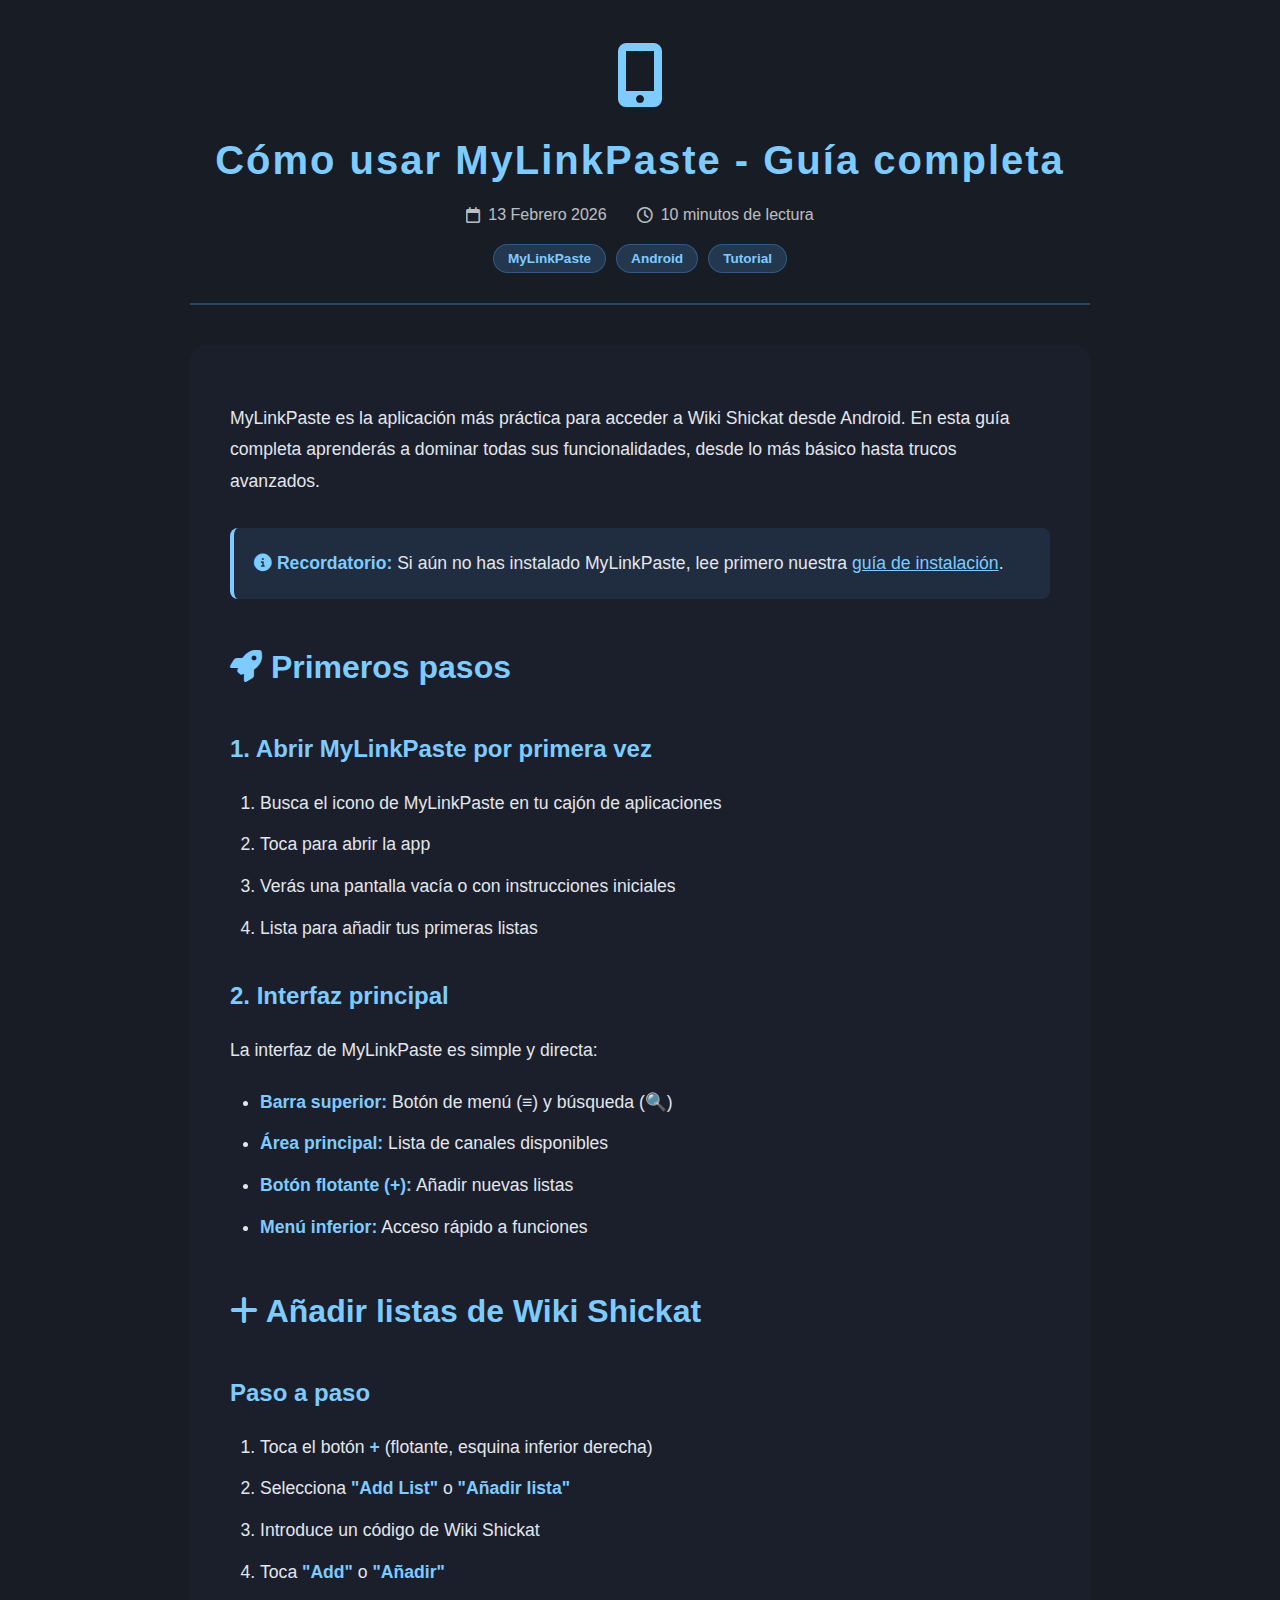
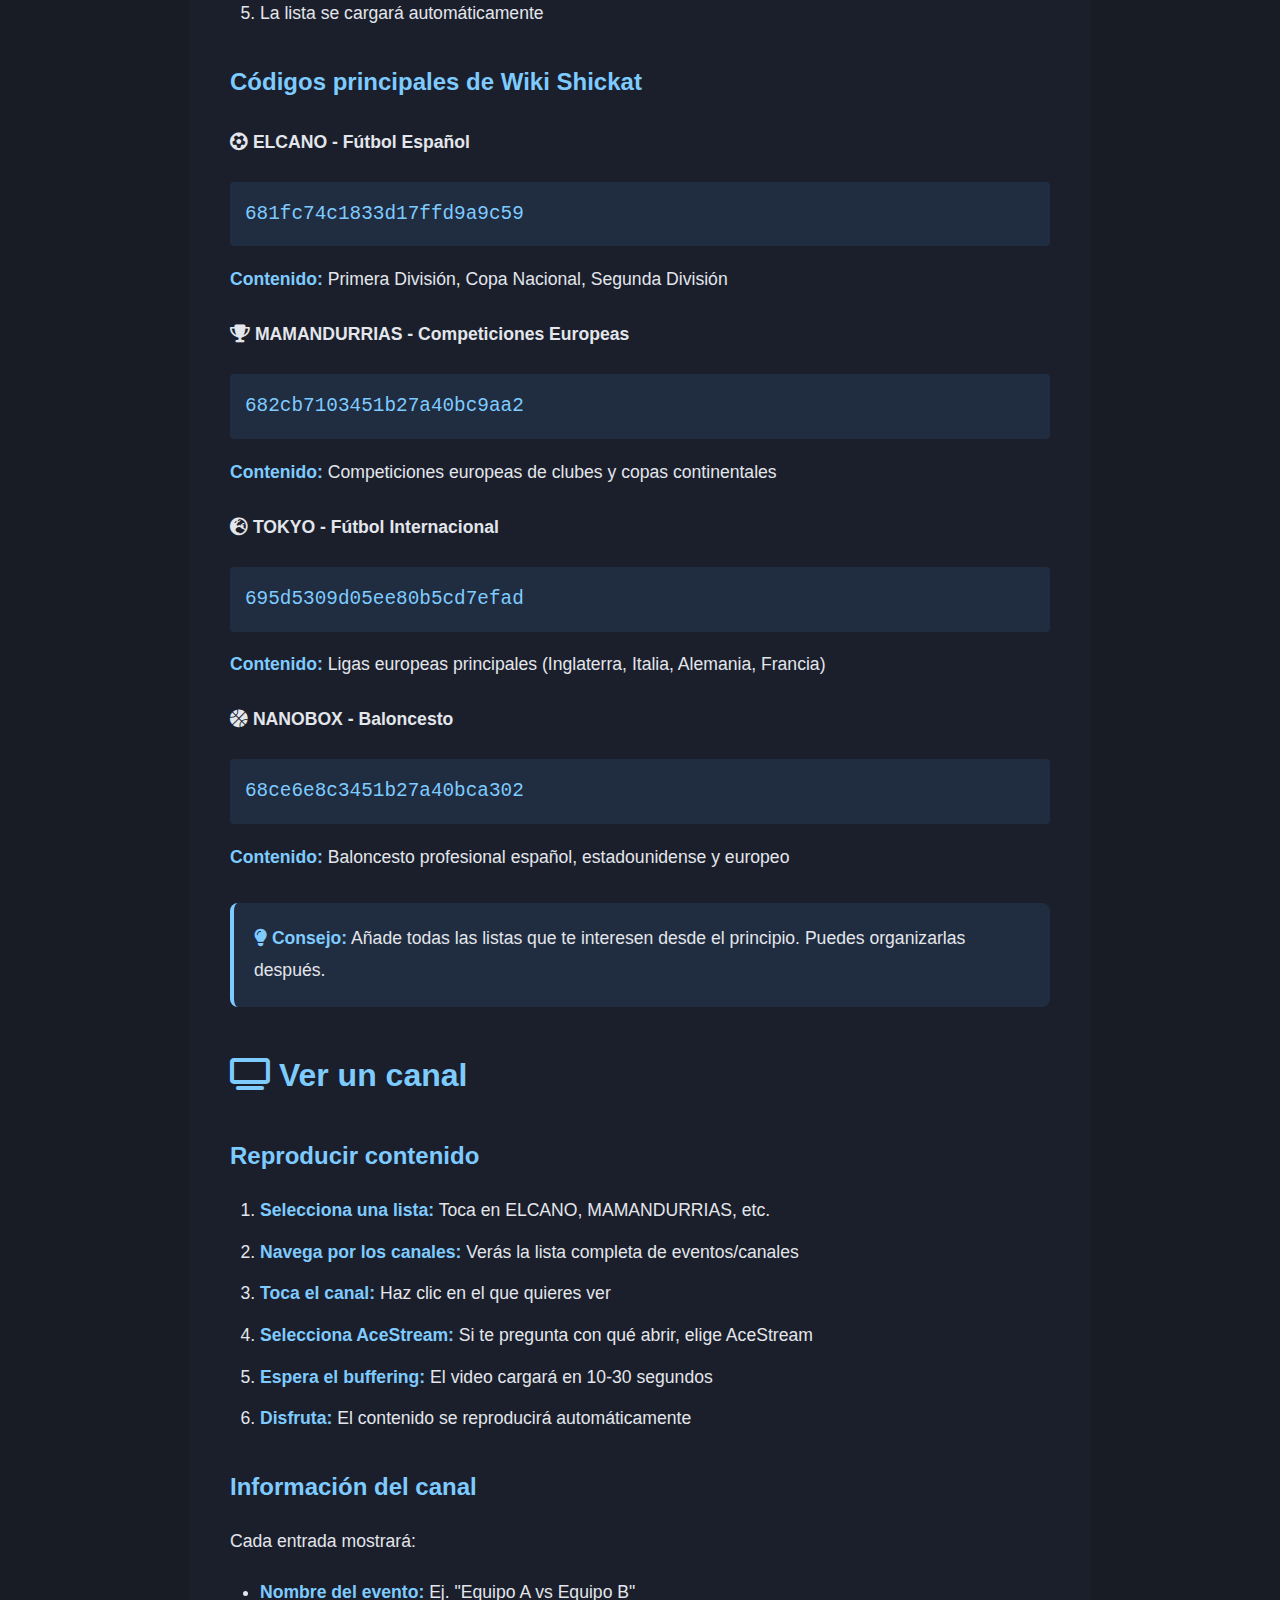
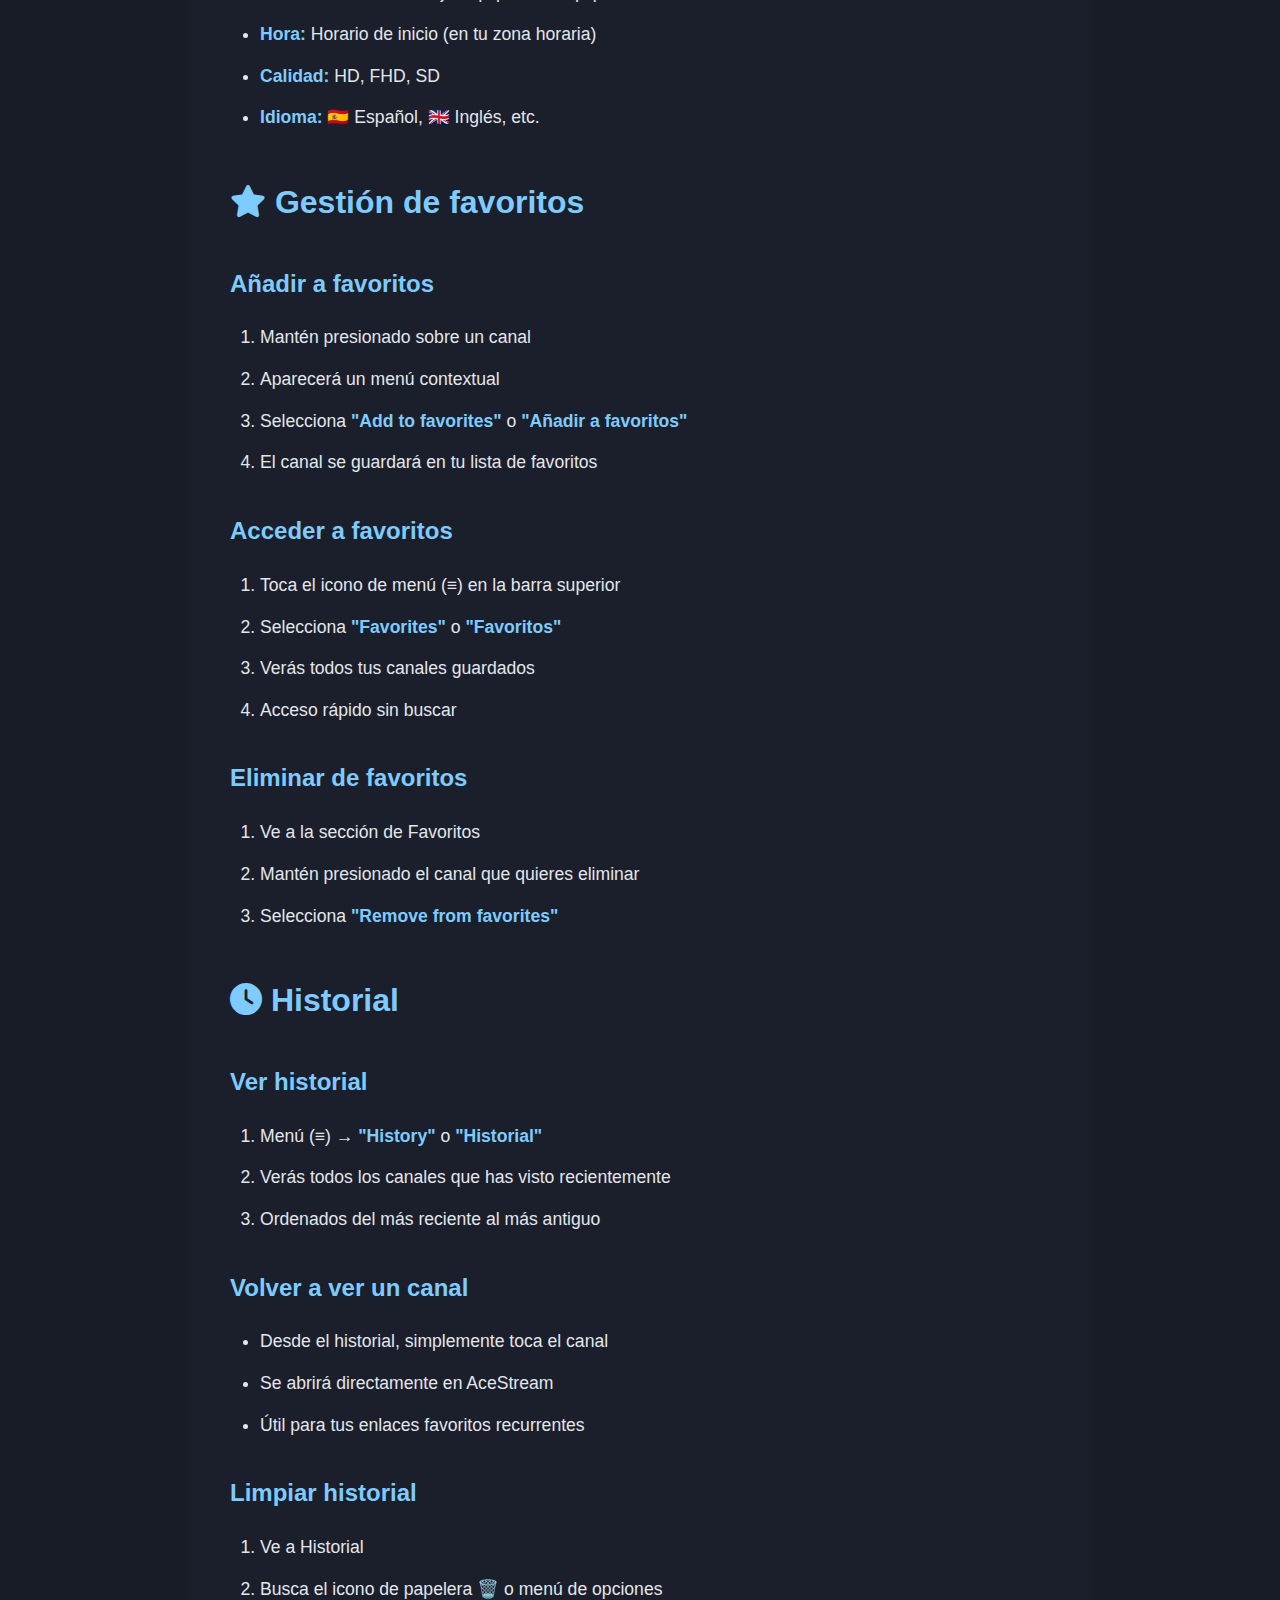
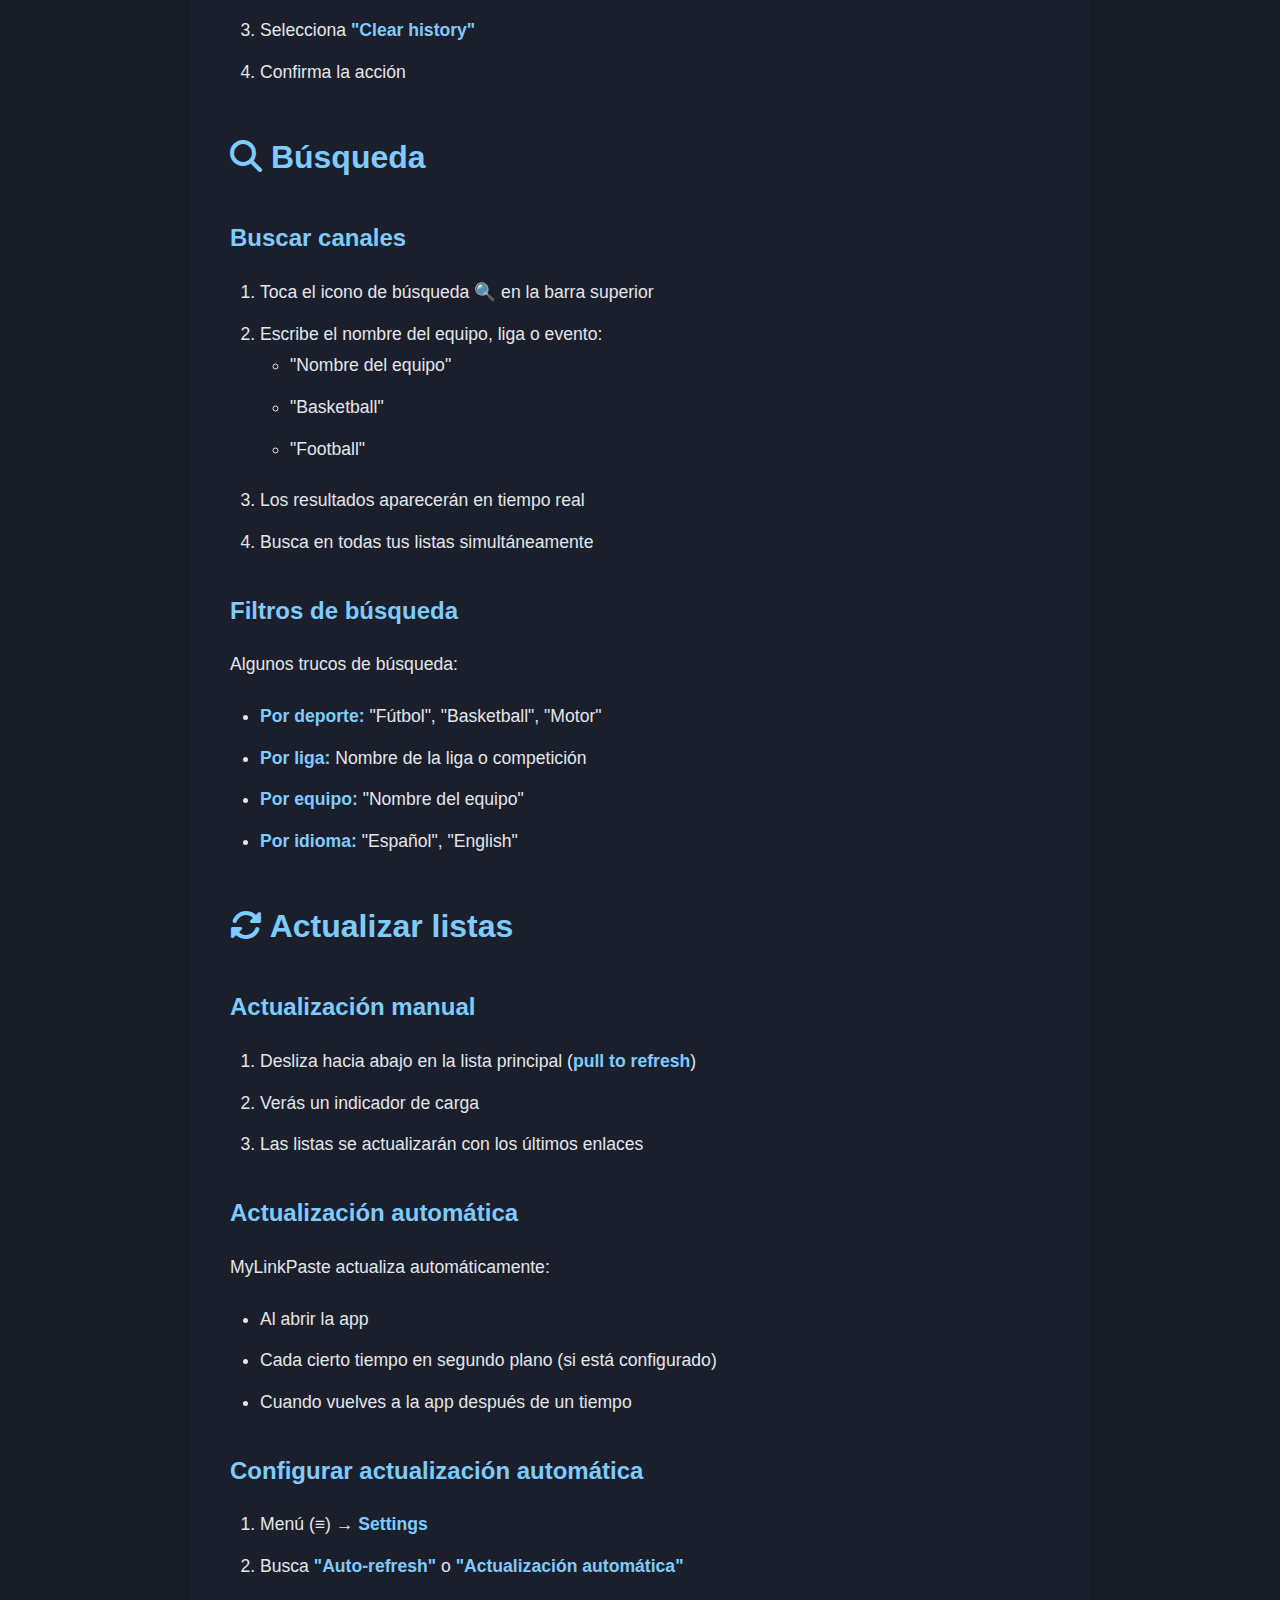
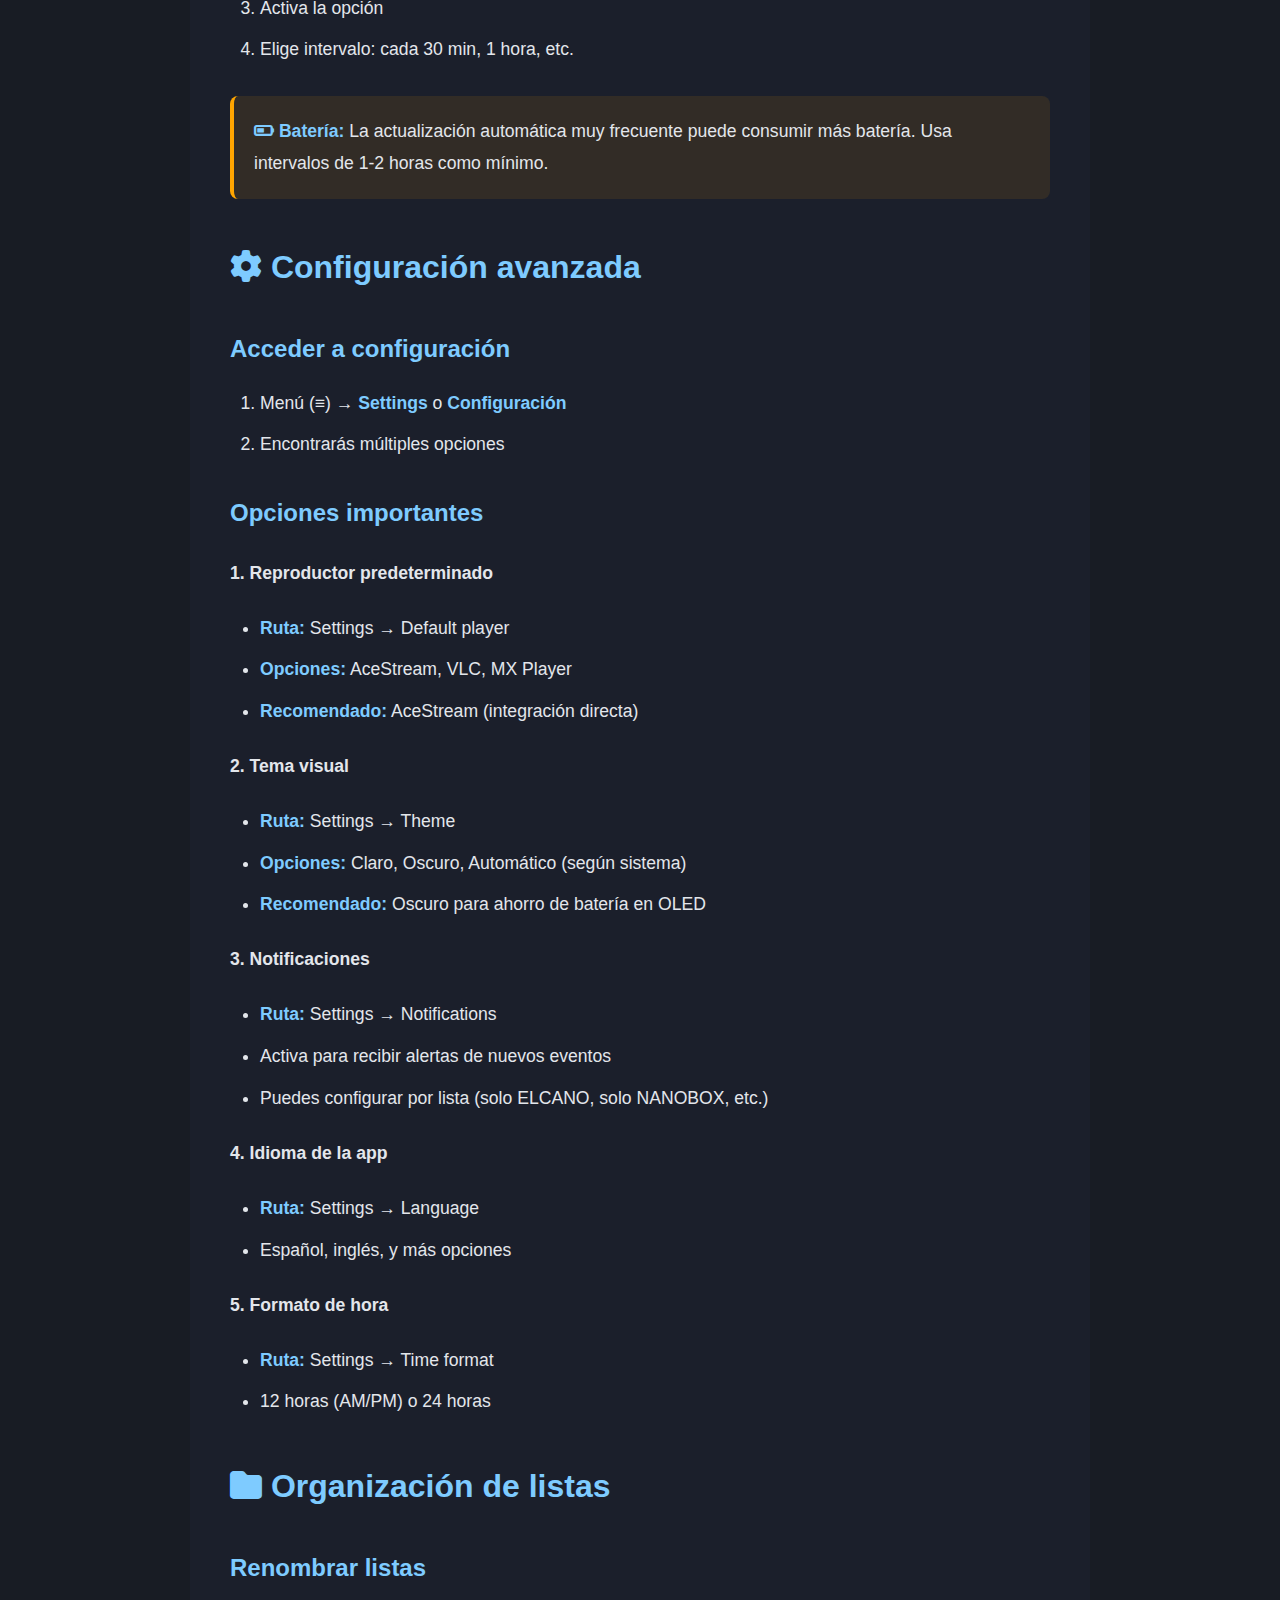
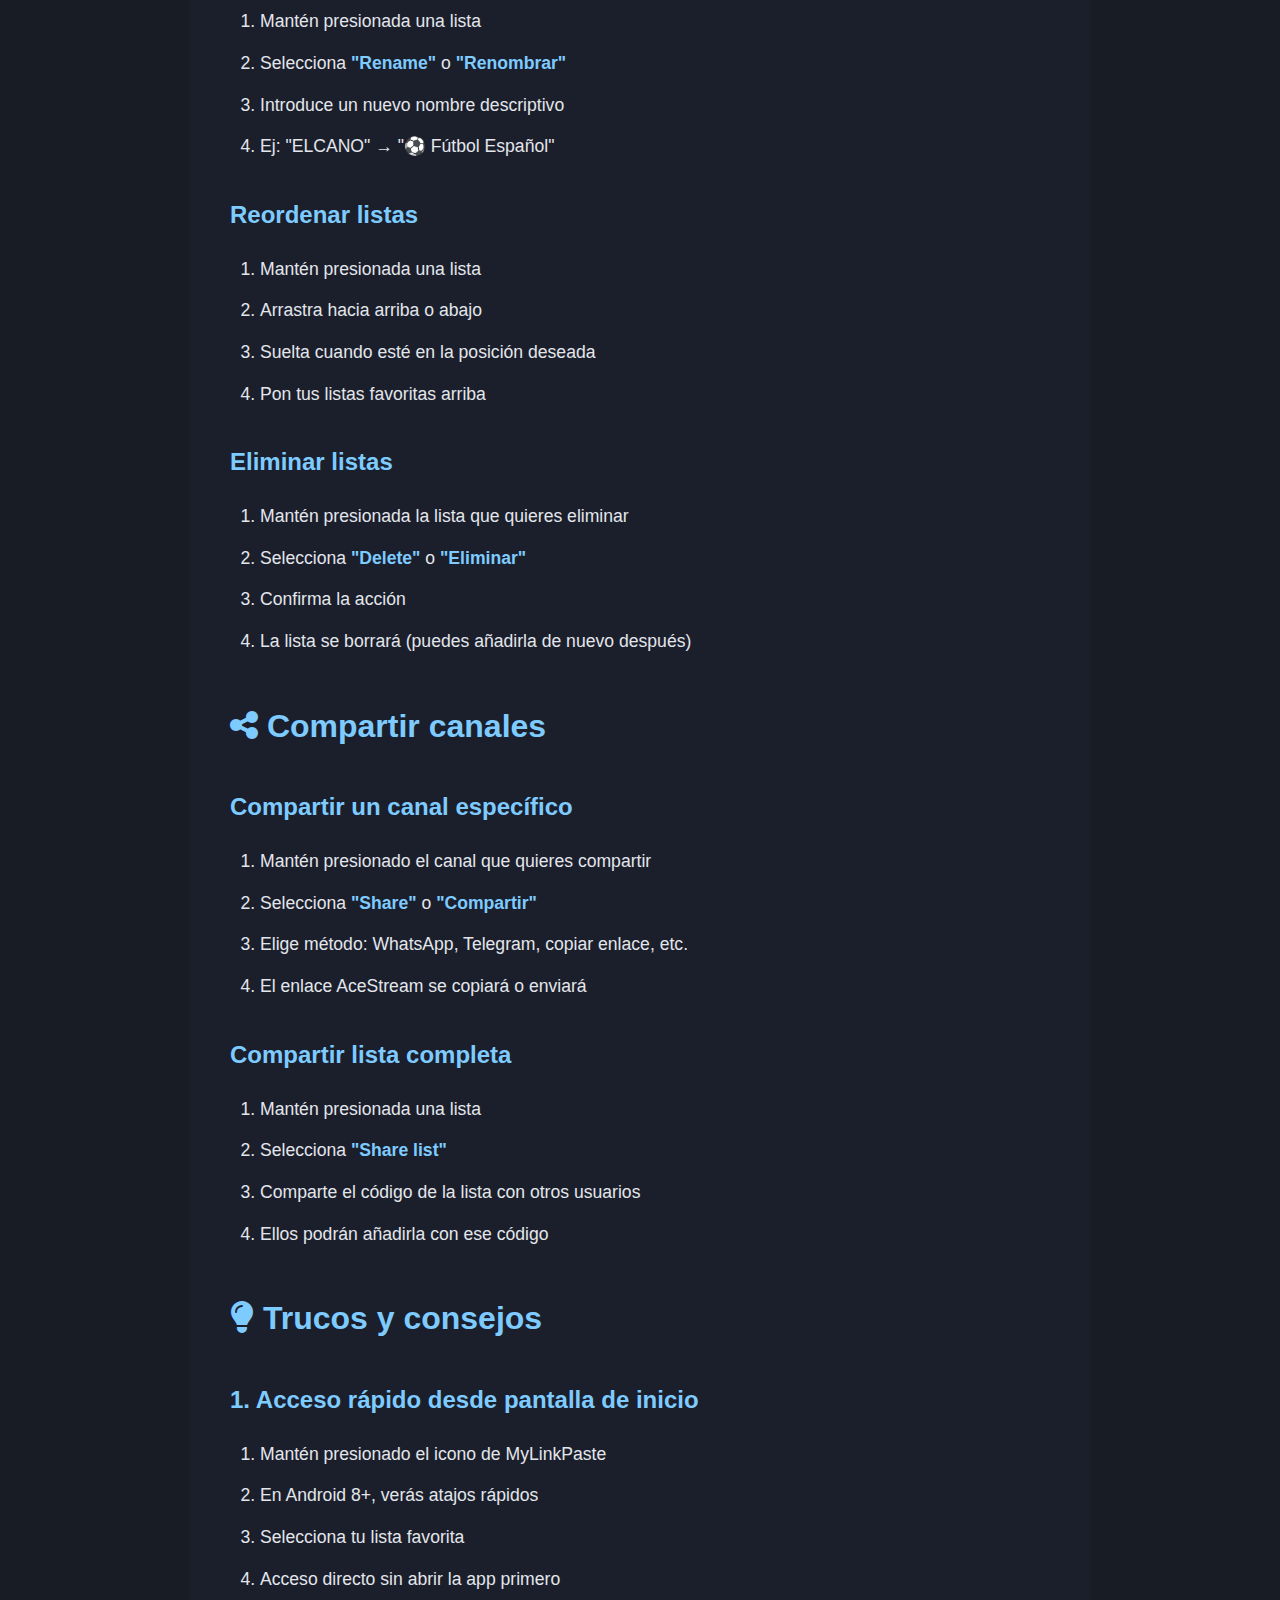
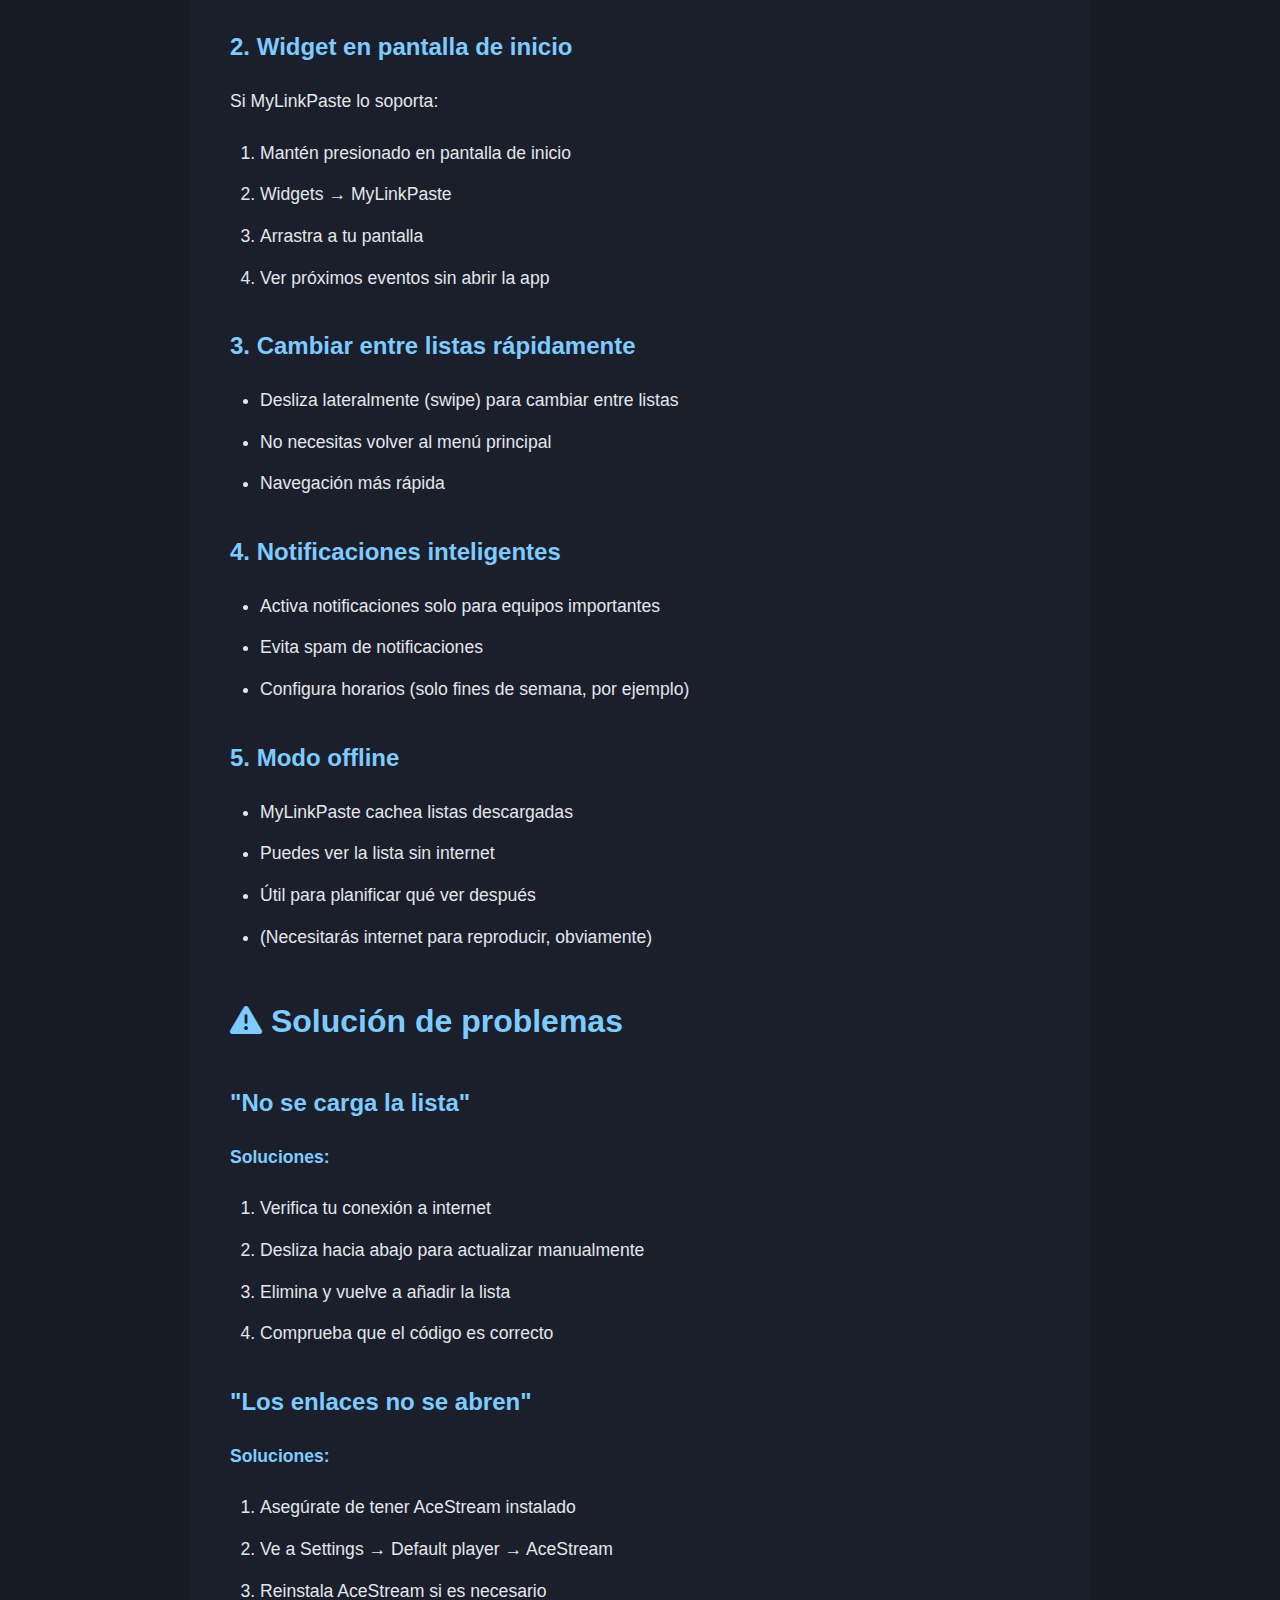
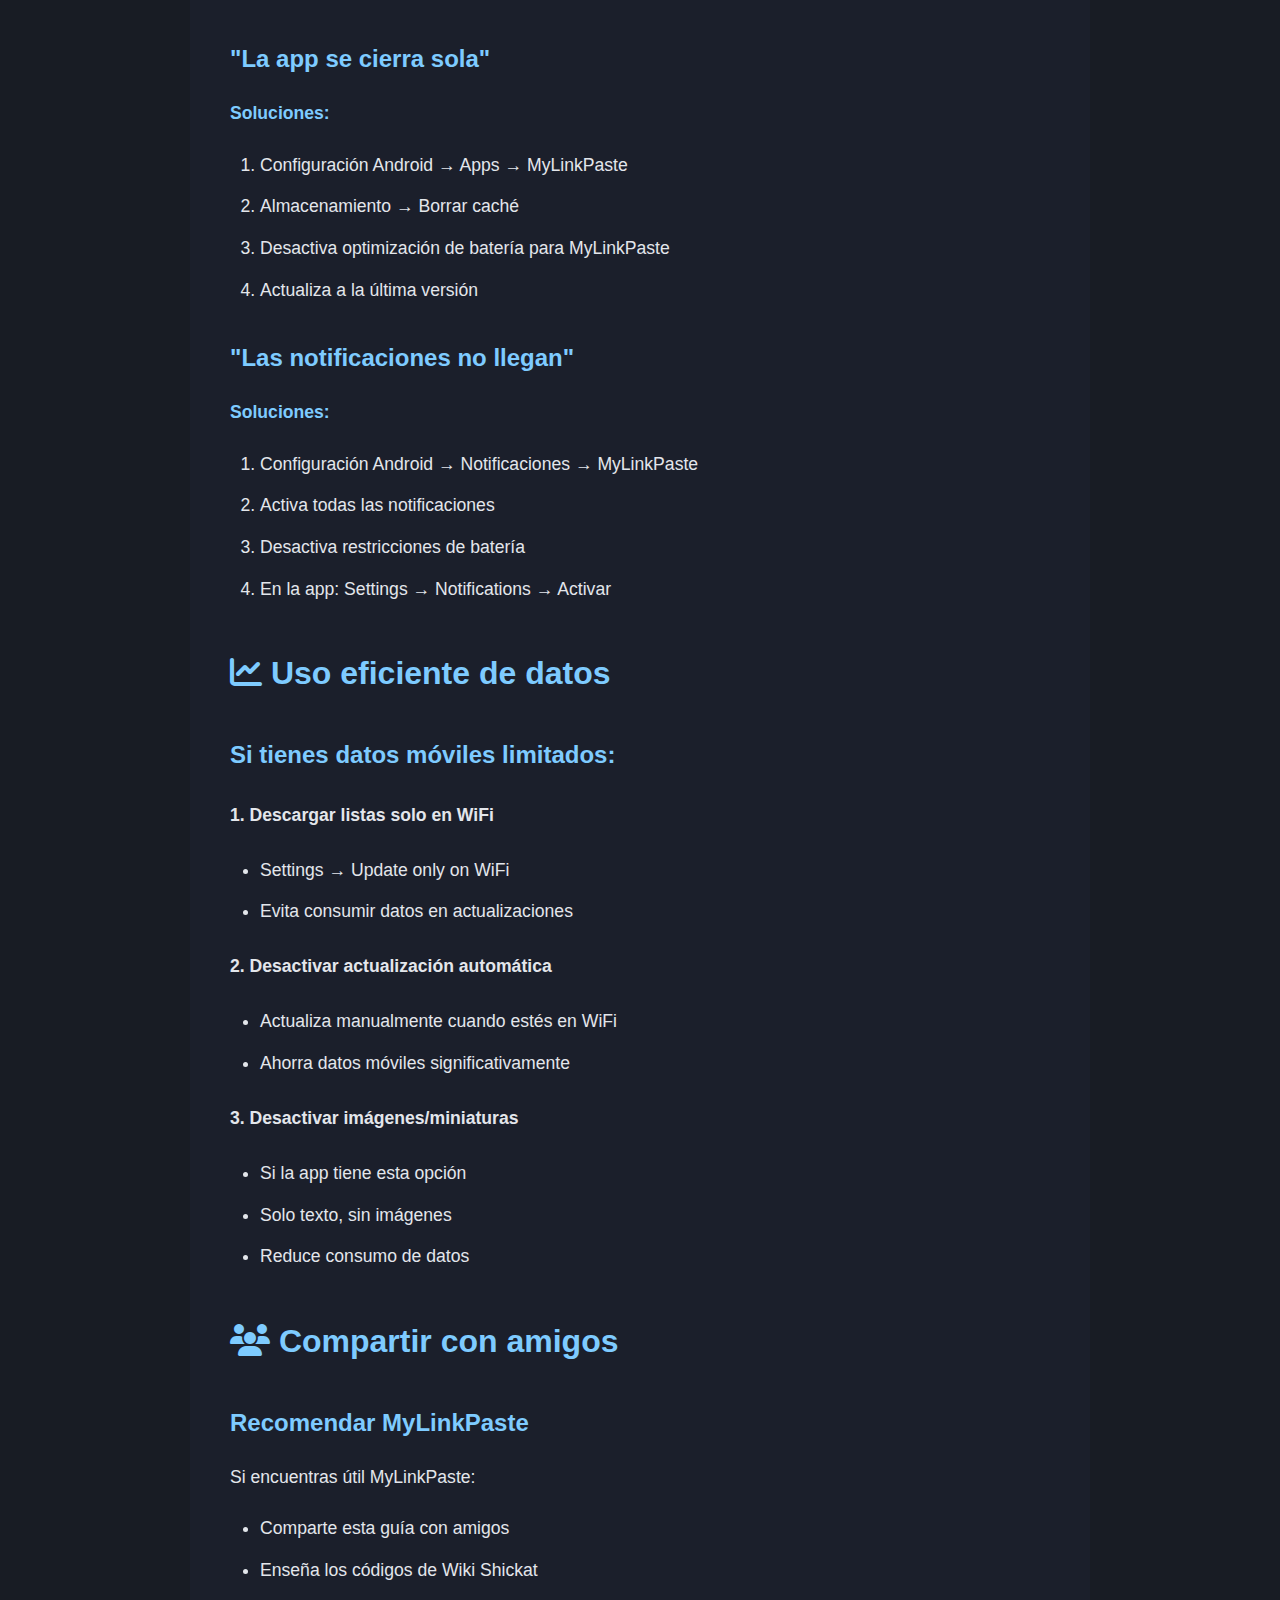
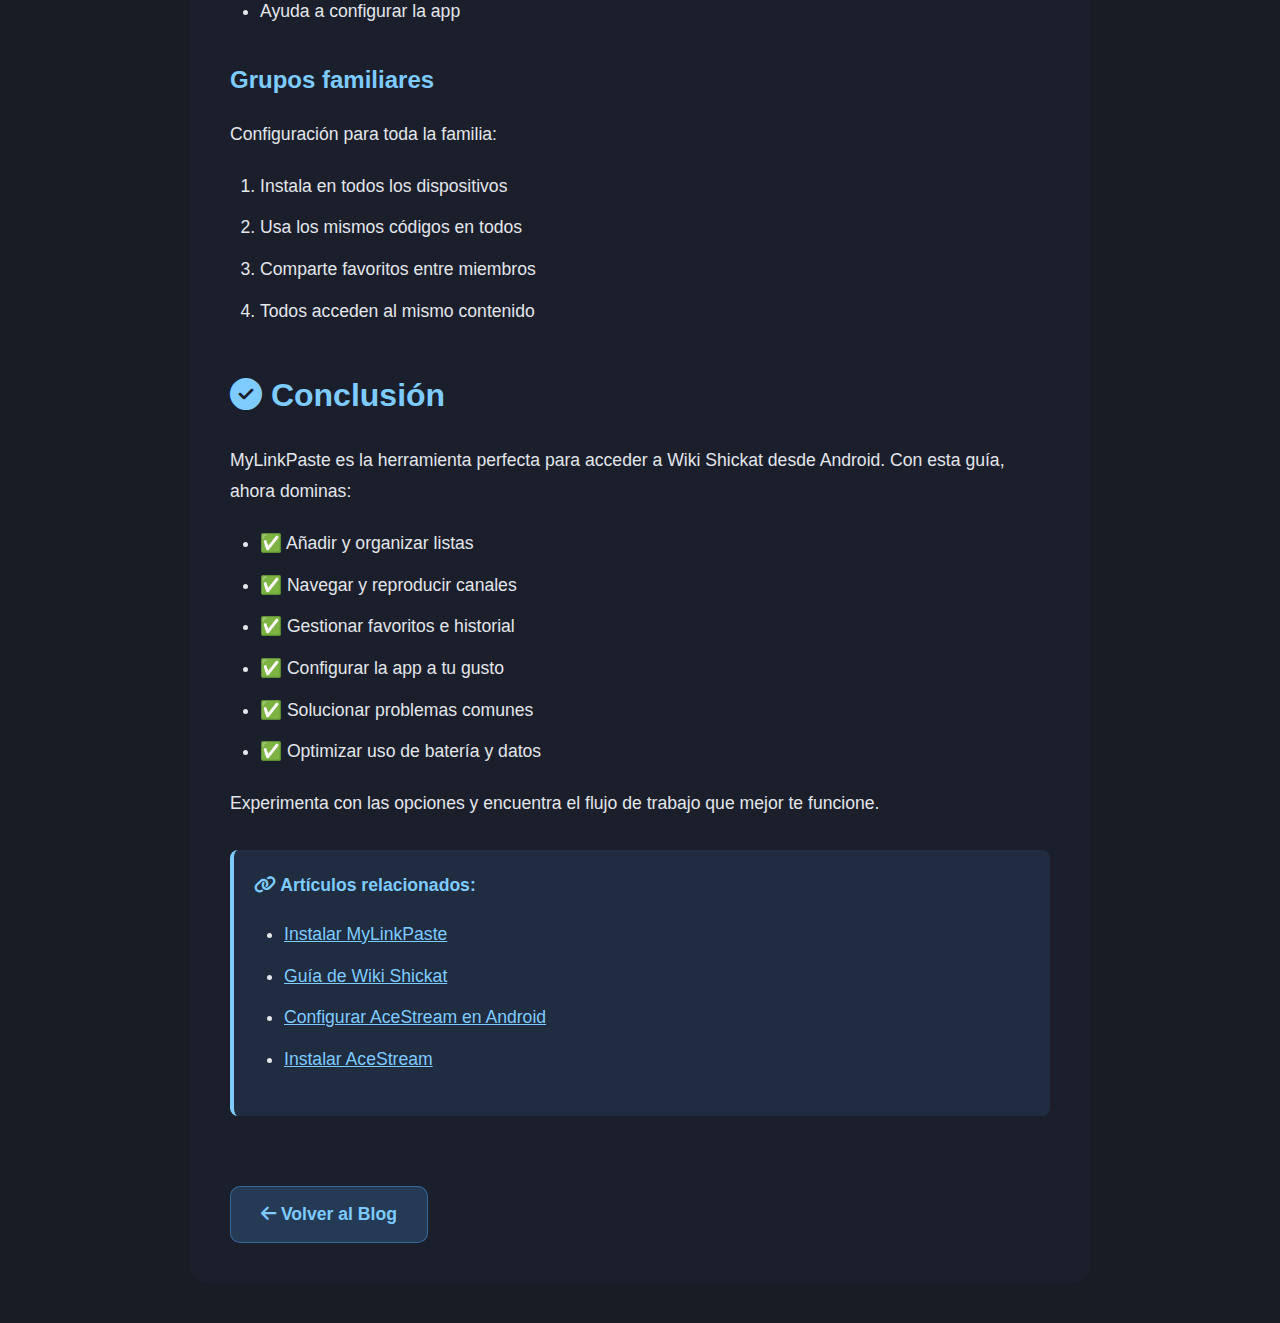
<file: blog/articulos/09-usar-mylinkpaste.html>
<!DOCTYPE html>
<html lang="es">
<head>
  <meta charset="UTF-8">
  <meta name="viewport" content="width=device-width,initial-scale=1.0">
  <title>Cómo usar MyLinkPaste - Guía completa - Blog Shickat</title>
  <link rel="icon" type="image/png" href="../../Web/Logos/logo_wiki.png">
  <link rel="stylesheet" href="../../Web/styles.css?v=8">
  <link rel="stylesheet" href="../styles.css">
  <link rel="stylesheet" href="https://cdnjs.cloudflare.com/ajax/libs/font-awesome/6.5.0/css/all.min.css">
</head>

<body>
  
  <div class="article-container">
    
    <div class="article-header">
      <div class="article-icon">
        <i class="fa-solid fa-mobile-screen-button"></i>
      </div>
      <h1 class="article-title">Cómo usar MyLinkPaste - Guía completa</h1>
      <div class="article-meta">
        <span><i class="fa-regular fa-calendar"></i> 13 Febrero 2026</span>
        <span><i class="fa-regular fa-clock"></i> 10 minutos de lectura</span>
      </div>
      <div class="article-tags">
        <span class="tag">MyLinkPaste</span>
        <span class="tag">Android</span>
        <span class="tag">Tutorial</span>
      </div>
    </div>

    <div class="article-content">
      
      <p>MyLinkPaste es la aplicación más práctica para acceder a Wiki Shickat desde Android. En esta guía completa aprenderás a dominar todas sus funcionalidades, desde lo más básico hasta trucos avanzados.</p>

      <div class="note">
        <strong><i class="fa-solid fa-info-circle"></i> Recordatorio:</strong> Si aún no has instalado MyLinkPaste, lee primero nuestra <a href="./02-instalar-mylinkpaste.html" style="color: #7ecbff;">guía de instalación</a>.
      </div>

      <h2><i class="fa-solid fa-rocket"></i> Primeros pasos</h2>
      
      <h3>1. Abrir MyLinkPaste por primera vez</h3>
      <ol>
        <li>Busca el icono de MyLinkPaste en tu cajón de aplicaciones</li>
        <li>Toca para abrir la app</li>
        <li>Verás una pantalla vacía o con instrucciones iniciales</li>
        <li>Lista para añadir tus primeras listas</li>
      </ol>

      <h3>2. Interfaz principal</h3>
      <p>La interfaz de MyLinkPaste es simple y directa:</p>
      <ul>
        <li><strong>Barra superior:</strong> Botón de menú (≡) y búsqueda (🔍)</li>
        <li><strong>Área principal:</strong> Lista de canales disponibles</li>
        <li><strong>Botón flotante (+):</strong> Añadir nuevas listas</li>
        <li><strong>Menú inferior:</strong> Acceso rápido a funciones</li>
      </ul>

      <h2><i class="fa-solid fa-plus"></i> Añadir listas de Wiki Shickat</h2>
      
      <h3>Paso a paso</h3>
      <ol>
        <li>Toca el botón <strong>+</strong> (flotante, esquina inferior derecha)</li>
        <li>Selecciona <strong>"Add List"</strong> o <strong>"Añadir lista"</strong></li>
        <li>Introduce un código de Wiki Shickat</li>
        <li>Toca <strong>"Add"</strong> o <strong>"Añadir"</strong></li>
        <li>La lista se cargará automáticamente</li>
      </ol>

      <h3>Códigos principales de Wiki Shickat</h3>
      
      <h4><i class="fa-solid fa-futbol"></i> ELCANO - Fútbol Español</h4>
      <code style="display: block; margin: 10px 0; padding: 15px; font-size: 1.1em; background: rgba(78, 170, 255, 0.1);">681fc74c1833d17ffd9a9c59</code>
      <p><strong>Contenido:</strong> Primera División, Copa Nacional, Segunda División</p>

      <h4><i class="fa-solid fa-trophy"></i> MAMANDURRIAS - Competiciones Europeas</h4>
      <code style="display: block; margin: 10px 0; padding: 15px; font-size: 1.1em; background: rgba(78, 170, 255, 0.1);">682cb7103451b27a40bc9aa2</code>
      <p><strong>Contenido:</strong> Competiciones europeas de clubes y copas continentales</p>

      <h4><i class="fa-solid fa-earth-europe"></i> TOKYO - Fútbol Internacional</h4>
      <code style="display: block; margin: 10px 0; padding: 15px; font-size: 1.1em; background: rgba(78, 170, 255, 0.1);">695d5309d05ee80b5cd7efad</code>
      <p><strong>Contenido:</strong> Ligas europeas principales (Inglaterra, Italia, Alemania, Francia)</p>

      <h4><i class="fa-solid fa-basketball"></i> NANOBOX - Baloncesto</h4>
      <code style="display: block; margin: 10px 0; padding: 15px; font-size: 1.1em; background: rgba(78, 170, 255, 0.1);">68ce6e8c3451b27a40bca302</code>
      <p><strong>Contenido:</strong> Baloncesto profesional español, estadounidense y europeo</p>

      <div class="note">
        <strong><i class="fa-solid fa-lightbulb"></i> Consejo:</strong> Añade todas las listas que te interesen desde el principio. Puedes organizarlas después.
      </div>

      <h2><i class="fa-solid fa-tv"></i> Ver un canal</h2>
      
      <h3>Reproducir contenido</h3>
      <ol>
        <li><strong>Selecciona una lista:</strong> Toca en ELCANO, MAMANDURRIAS, etc.</li>
        <li><strong>Navega por los canales:</strong> Verás la lista completa de eventos/canales</li>
        <li><strong>Toca el canal:</strong> Haz clic en el que quieres ver</li>
        <li><strong>Selecciona AceStream:</strong> Si te pregunta con qué abrir, elige AceStream</li>
        <li><strong>Espera el buffering:</strong> El video cargará en 10-30 segundos</li>
        <li><strong>Disfruta:</strong> El contenido se reproducirá automáticamente</li>
      </ol>

      <h3>Información del canal</h3>
      <p>Cada entrada mostrará:</p>
      <ul>
        <li><strong>Nombre del evento:</strong> Ej. "Equipo A vs Equipo B"</li></li>
        <li><strong>Hora:</strong> Horario de inicio (en tu zona horaria)</li>
        <li><strong>Calidad:</strong> HD, FHD, SD</li>
        <li><strong>Idioma:</strong> 🇪🇸 Español, 🇬🇧 Inglés, etc.</li>
      </ul>

      <h2><i class="fa-solid fa-star"></i> Gestión de favoritos</h2>
      
      <h3>Añadir a favoritos</h3>
      <ol>
        <li>Mantén presionado sobre un canal</li>
        <li>Aparecerá un menú contextual</li>
        <li>Selecciona <strong>"Add to favorites"</strong> o <strong>"Añadir a favoritos"</strong></li>
        <li>El canal se guardará en tu lista de favoritos</li>
      </ol>

      <h3>Acceder a favoritos</h3>
      <ol>
        <li>Toca el icono de menú (≡) en la barra superior</li>
        <li>Selecciona <strong>"Favorites"</strong> o <strong>"Favoritos"</strong></li>
        <li>Verás todos tus canales guardados</li>
        <li>Acceso rápido sin buscar</li>
      </ol>

      <h3>Eliminar de favoritos</h3>
      <ol>
        <li>Ve a la sección de Favoritos</li>
        <li>Mantén presionado el canal que quieres eliminar</li>
        <li>Selecciona <strong>"Remove from favorites"</strong></li>
      </ol>

      <h2><i class="fa-solid fa-clock"></i> Historial</h2>
      
      <h3>Ver historial</h3>
      <ol>
        <li>Menú (≡) → <strong>"History"</strong> o <strong>"Historial"</strong></li>
        <li>Verás todos los canales que has visto recientemente</li>
        <li>Ordenados del más reciente al más antiguo</li>
      </ol>

      <h3>Volver a ver un canal</h3>
      <ul>
        <li>Desde el historial, simplemente toca el canal</li>
        <li>Se abrirá directamente en AceStream</li>
        <li>Útil para tus enlaces favoritos recurrentes</li>
      </ul>

      <h3>Limpiar historial</h3>
      <ol>
        <li>Ve a Historial</li>
        <li>Busca el icono de papelera 🗑️ o menú de opciones</li>
        <li>Selecciona <strong>"Clear history"</strong></li>
        <li>Confirma la acción</li>
      </ol>

      <h2><i class="fa-solid fa-magnifying-glass"></i> Búsqueda</h2>
      
      <h3>Buscar canales</h3>
      <ol>
        <li>Toca el icono de búsqueda 🔍 en la barra superior</li>
        <li>Escribe el nombre del equipo, liga o evento:
          <ul>
            <li>"Nombre del equipo"</li>
            <li>"Basketball"</li>
            <li>"Football"</li>
          </ul>
        </li>
        <li>Los resultados aparecerán en tiempo real</li>
        <li>Busca en todas tus listas simultáneamente</li>
      </ol>

      <h3>Filtros de búsqueda</h3>
      <p>Algunos trucos de búsqueda:</p>
      <ul>
        <li><strong>Por deporte:</strong> "Fútbol", "Basketball", "Motor"</li>
        <li><strong>Por liga:</strong> Nombre de la liga o competición</li>
        <li><strong>Por equipo:</strong> "Nombre del equipo"</li>
        <li><strong>Por idioma:</strong> "Español", "English"</li>
      </ul>

      <h2><i class="fa-solid fa-rotate"></i> Actualizar listas</h2>
      
      <h3>Actualización manual</h3>
      <ol>
        <li>Desliza hacia abajo en la lista principal (<strong>pull to refresh</strong>)</li>
        <li>Verás un indicador de carga</li>
        <li>Las listas se actualizarán con los últimos enlaces</li>
      </ol>

      <h3>Actualización automática</h3>
      <p>MyLinkPaste actualiza automáticamente:</p>
      <ul>
        <li>Al abrir la app</li>
        <li>Cada cierto tiempo en segundo plano (si está configurado)</li>
        <li>Cuando vuelves a la app después de un tiempo</li>
      </ul>

      <h3>Configurar actualización automática</h3>
      <ol>
        <li>Menú (≡) → <strong>Settings</strong></li>
        <li>Busca <strong>"Auto-refresh"</strong> o <strong>"Actualización automática"</strong></li>
        <li>Activa la opción</li>
        <li>Elige intervalo: cada 30 min, 1 hora, etc.</li>
      </ol>

      <div class="warning">
        <strong><i class="fa-solid fa-battery-half"></i> Batería:</strong> La actualización automática muy frecuente puede consumir más batería. Usa intervalos de 1-2 horas como mínimo.
      </div>

      <h2><i class="fa-solid fa-gear"></i> Configuración avanzada</h2>
      
      <h3>Acceder a configuración</h3>
      <ol>
        <li>Menú (≡) → <strong>Settings</strong> o <strong>Configuración</strong></li>
        <li>Encontrarás múltiples opciones</li>
      </ol>

      <h3>Opciones importantes</h3>

      <h4>1. Reproductor predeterminado</h4>
      <ul>
        <li><strong>Ruta:</strong> Settings → Default player</li>
        <li><strong>Opciones:</strong> AceStream, VLC, MX Player</li>
        <li><strong>Recomendado:</strong> AceStream (integración directa)</li>
      </ul>

      <h4>2. Tema visual</h4>
      <ul>
        <li><strong>Ruta:</strong> Settings → Theme</li>
        <li><strong>Opciones:</strong> Claro, Oscuro, Automático (según sistema)</li>
        <li><strong>Recomendado:</strong> Oscuro para ahorro de batería en OLED</li>
      </ul>

      <h4>3. Notificaciones</h4>
      <ul>
        <li><strong>Ruta:</strong> Settings → Notifications</li>
        <li>Activa para recibir alertas de nuevos eventos</li>
        <li>Puedes configurar por lista (solo ELCANO, solo NANOBOX, etc.)</li>
      </ul>

      <h4>4. Idioma de la app</h4>
      <ul>
        <li><strong>Ruta:</strong> Settings → Language</li>
        <li>Español, inglés, y más opciones</li>
      </ul>

      <h4>5. Formato de hora</h4>
      <ul>
        <li><strong>Ruta:</strong> Settings → Time format</li>
        <li>12 horas (AM/PM) o 24 horas</li>
      </ul>

      <h2><i class="fa-solid fa-folder"></i> Organización de listas</h2>
      
      <h3>Renombrar listas</h3>
      <ol>
        <li>Mantén presionada una lista</li>
        <li>Selecciona <strong>"Rename"</strong> o <strong>"Renombrar"</strong></li>
        <li>Introduce un nuevo nombre descriptivo</li>
        <li>Ej: "ELCANO" → "⚽ Fútbol Español"</li>
      </ol>

      <h3>Reordenar listas</h3>
      <ol>
        <li>Mantén presionada una lista</li>
        <li>Arrastra hacia arriba o abajo</li>
        <li>Suelta cuando esté en la posición deseada</li>
        <li>Pon tus listas favoritas arriba</li>
      </ol>

      <h3>Eliminar listas</h3>
      <ol>
        <li>Mantén presionada la lista que quieres eliminar</li>
        <li>Selecciona <strong>"Delete"</strong> o <strong>"Eliminar"</strong></li>
        <li>Confirma la acción</li>
        <li>La lista se borrará (puedes añadirla de nuevo después)</li>
      </ol>

      <h2><i class="fa-solid fa-share-nodes"></i> Compartir canales</h2>
      
      <h3>Compartir un canal específico</h3>
      <ol>
        <li>Mantén presionado el canal que quieres compartir</li>
        <li>Selecciona <strong>"Share"</strong> o <strong>"Compartir"</strong></li>
        <li>Elige método: WhatsApp, Telegram, copiar enlace, etc.</li>
        <li>El enlace AceStream se copiará o enviará</li>
      </ol>

      <h3>Compartir lista completa</h3>
      <ol>
        <li>Mantén presionada una lista</li>
        <li>Selecciona <strong>"Share list"</strong></li>
        <li>Comparte el código de la lista con otros usuarios</li>
        <li>Ellos podrán añadirla con ese código</li>
      </ol>

      <h2><i class="fa-solid fa-lightbulb"></i> Trucos y consejos</h2>
      
      <h3>1. Acceso rápido desde pantalla de inicio</h3>
      <ol>
        <li>Mantén presionado el icono de MyLinkPaste</li>
        <li>En Android 8+, verás atajos rápidos</li>
        <li>Selecciona tu lista favorita</li>
        <li>Acceso directo sin abrir la app primero</li>
      </ol>

      <h3>2. Widget en pantalla de inicio</h3>
      <p>Si MyLinkPaste lo soporta:</p>
      <ol>
        <li>Mantén presionado en pantalla de inicio</li>
        <li>Widgets → MyLinkPaste</li>
        <li>Arrastra a tu pantalla</li>
        <li>Ver próximos eventos sin abrir la app</li>
      </ol>

      <h3>3. Cambiar entre listas rápidamente</h3>
      <ul>
        <li>Desliza lateralmente (swipe) para cambiar entre listas</li>
        <li>No necesitas volver al menú principal</li>
        <li>Navegación más rápida</li>
      </ul>

      <h3>4. Notificaciones inteligentes</h3>
      <ul>
        <li>Activa notificaciones solo para equipos importantes</li>
        <li>Evita spam de notificaciones</li>
        <li>Configura horarios (solo fines de semana, por ejemplo)</li>
      </ul>

      <h3>5. Modo offline</h3>
      <ul>
        <li>MyLinkPaste cachea listas descargadas</li>
        <li>Puedes ver la lista sin internet</li>
        <li>Útil para planificar qué ver después</li>
        <li>(Necesitarás internet para reproducir, obviamente)</li>
      </ul>

      <h2><i class="fa-solid fa-triangle-exclamation"></i> Solución de problemas</h2>
      
      <h3>"No se carga la lista"</h3>
      <p><strong>Soluciones:</strong></p>
      <ol>
        <li>Verifica tu conexión a internet</li>
        <li>Desliza hacia abajo para actualizar manualmente</li>
        <li>Elimina y vuelve a añadir la lista</li>
        <li>Comprueba que el código es correcto</li>
      </ol>

      <h3>"Los enlaces no se abren"</h3>
      <p><strong>Soluciones:</strong></p>
      <ol>
        <li>Asegúrate de tener AceStream instalado</li>
        <li>Ve a Settings → Default player → AceStream</li>
        <li>Reinstala AceStream si es necesario</li>
      </ol>

      <h3>"La app se cierra sola"</h3>
      <p><strong>Soluciones:</strong></p>
      <ol>
        <li>Configuración Android → Apps → MyLinkPaste</li>
        <li>Almacenamiento → Borrar caché</li>
        <li>Desactiva optimización de batería para MyLinkPaste</li>
        <li>Actualiza a la última versión</li>
      </ol>

      <h3>"Las notificaciones no llegan"</h3>
      <p><strong>Soluciones:</strong></p>
      <ol>
        <li>Configuración Android → Notificaciones → MyLinkPaste</li>
        <li>Activa todas las notificaciones</li>
        <li>Desactiva restricciones de batería</li>
        <li>En la app: Settings → Notifications → Activar</li>
      </ol>

      <h2><i class="fa-solid fa-chart-line"></i> Uso eficiente de datos</h2>
      
      <h3>Si tienes datos móviles limitados:</h3>

      <h4>1. Descargar listas solo en WiFi</h4>
      <ul>
        <li>Settings → Update only on WiFi</li>
        <li>Evita consumir datos en actualizaciones</li>
      </ul>

      <h4>2. Desactivar actualización automática</h4>
      <ul>
        <li>Actualiza manualmente cuando estés en WiFi</li>
        <li>Ahorra datos móviles significativamente</li>
      </ul>

      <h4>3. Desactivar imágenes/miniaturas</h4>
      <ul>
        <li>Si la app tiene esta opción</li>
        <li>Solo texto, sin imágenes</li>
        <li>Reduce consumo de datos</li>
      </ul>

      <h2><i class="fa-solid fa-users"></i> Compartir con amigos</h2>
      
      <h3>Recomendar MyLinkPaste</h3>
      <p>Si encuentras útil MyLinkPaste:</p>
      <ul>
        <li>Comparte esta guía con amigos</li>
        <li>Enseña los códigos de Wiki Shickat</li>
        <li>Ayuda a configurar la app</li>
      </ul>

      <h3>Grupos familiares</h3>
      <p>Configuración para toda la familia:</p>
      <ol>
        <li>Instala en todos los dispositivos</li>
        <li>Usa los mismos códigos en todos</li>
        <li>Comparte favoritos entre miembros</li>
        <li>Todos acceden al mismo contenido</li>
      </ol>

      <h2><i class="fa-solid fa-circle-check"></i> Conclusión</h2>
      
      <p>MyLinkPaste es la herramienta perfecta para acceder a Wiki Shickat desde Android. Con esta guía, ahora dominas:</p>

      <ul>
        <li>✅ Añadir y organizar listas</li>
        <li>✅ Navegar y reproducir canales</li>
        <li>✅ Gestionar favoritos e historial</li>
        <li>✅ Configurar la app a tu gusto</li>
        <li>✅ Solucionar problemas comunes</li>
        <li>✅ Optimizar uso de batería y datos</li>
      </ul>

      <p>Experimenta con las opciones y encuentra el flujo de trabajo que mejor te funcione.</p>

      <div class="note">
        <strong><i class="fa-solid fa-link"></i> Artículos relacionados:</strong>
        <ul>
          <li><a href="./02-instalar-mylinkpaste.html" style="color: #7ecbff;">Instalar MyLinkPaste</a></li>
          <li><a href="./04-usar-wiki-shickat.html" style="color: #7ecbff;">Guía de Wiki Shickat</a></li>
          <li><a href="./11-configurar-acestream-android.html" style="color: #7ecbff;">Configurar AceStream en Android</a></li>
          <li><a href="./01-instalar-acestream.html" style="color: #7ecbff;">Instalar AceStream</a></li>
        </ul>
      </div>

      <a href="../index.html" class="back-button">
        <i class="fa-solid fa-arrow-left"></i> Volver al Blog
      </a>

    </div>

  </div>

</body>
</html>
</file>
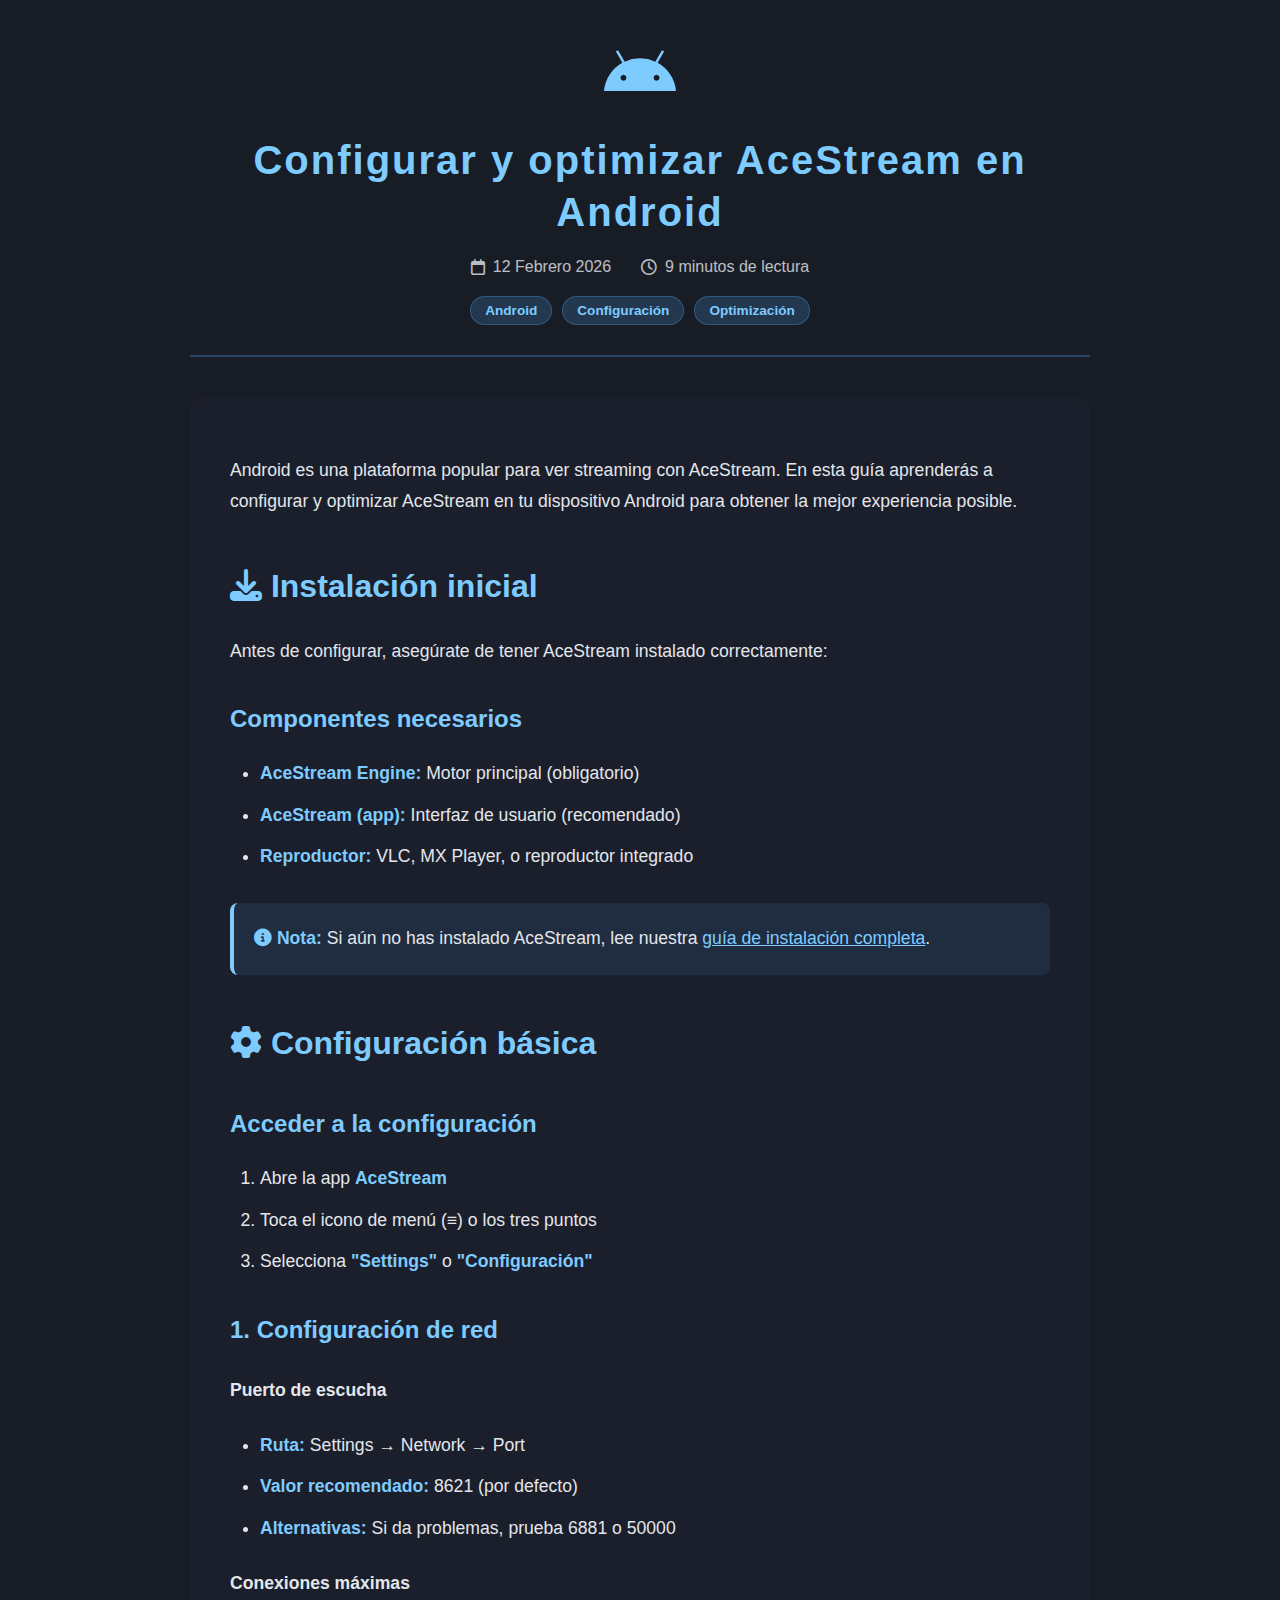
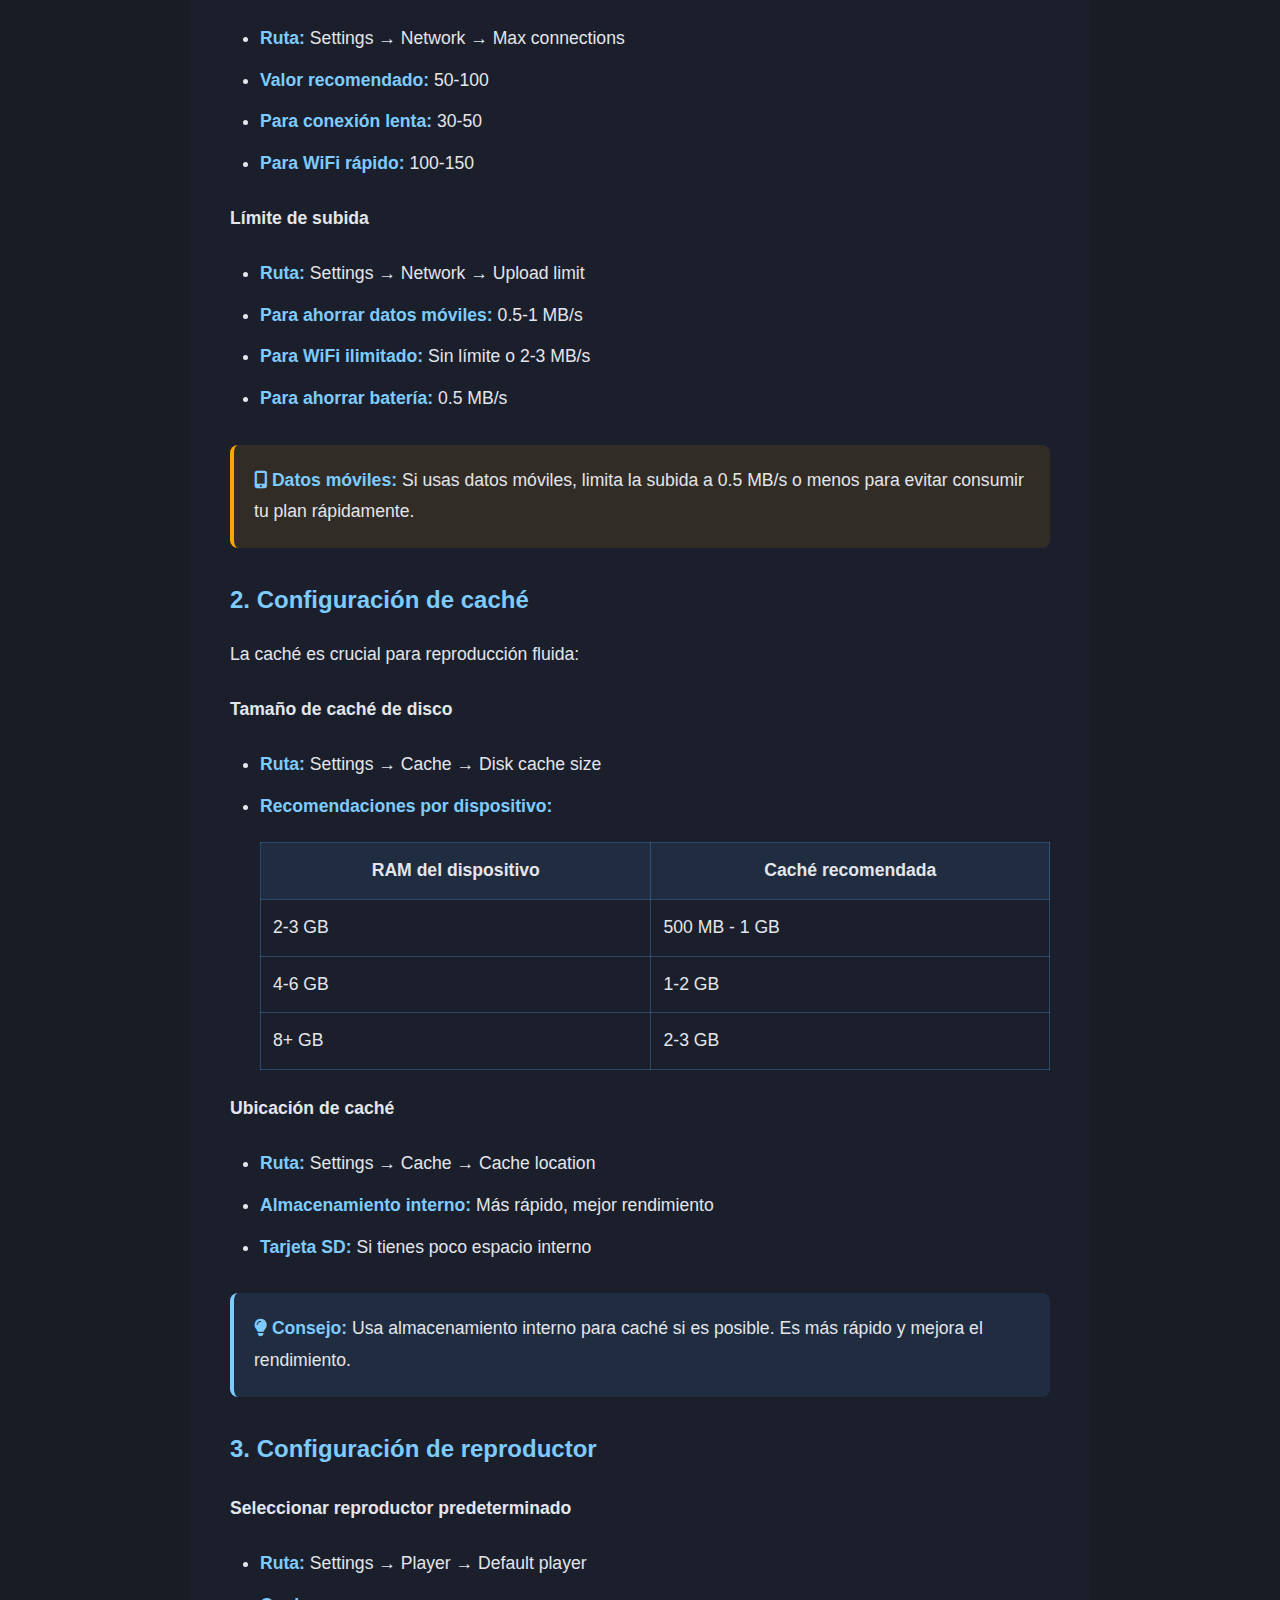
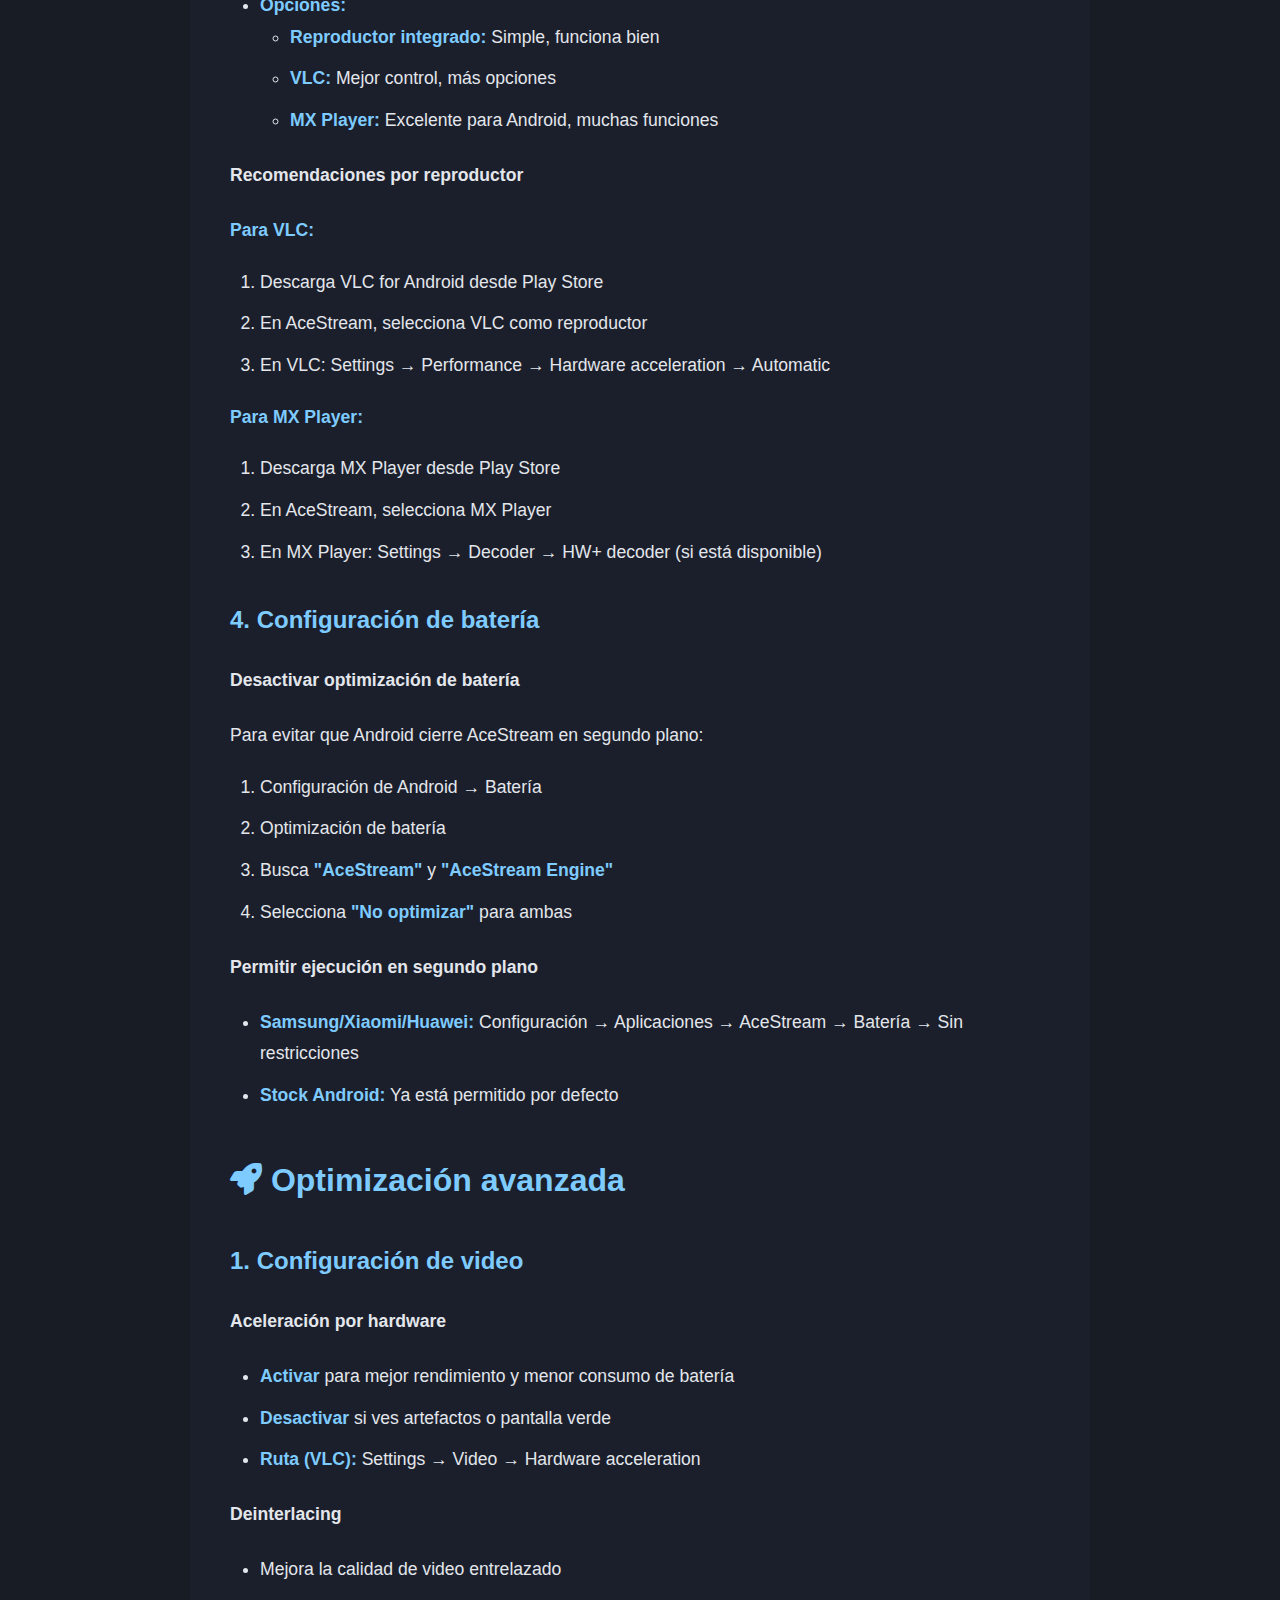
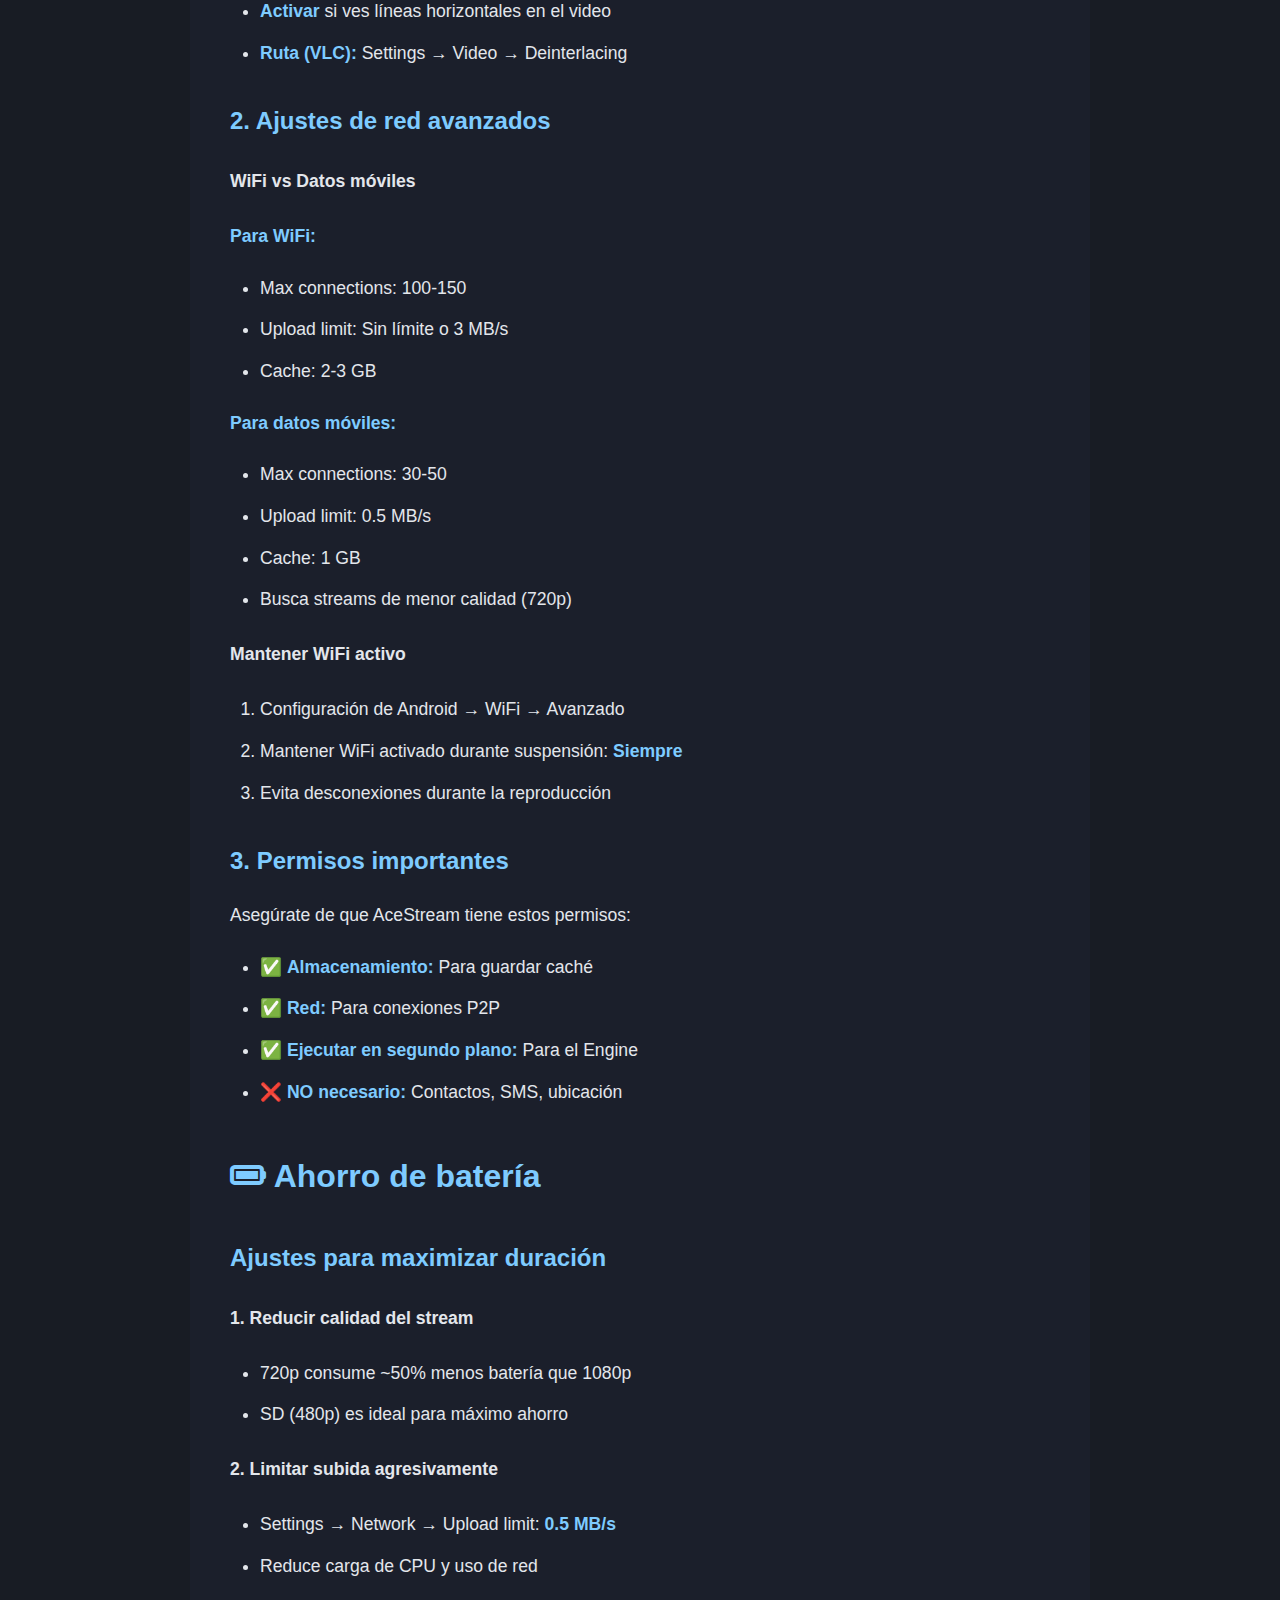
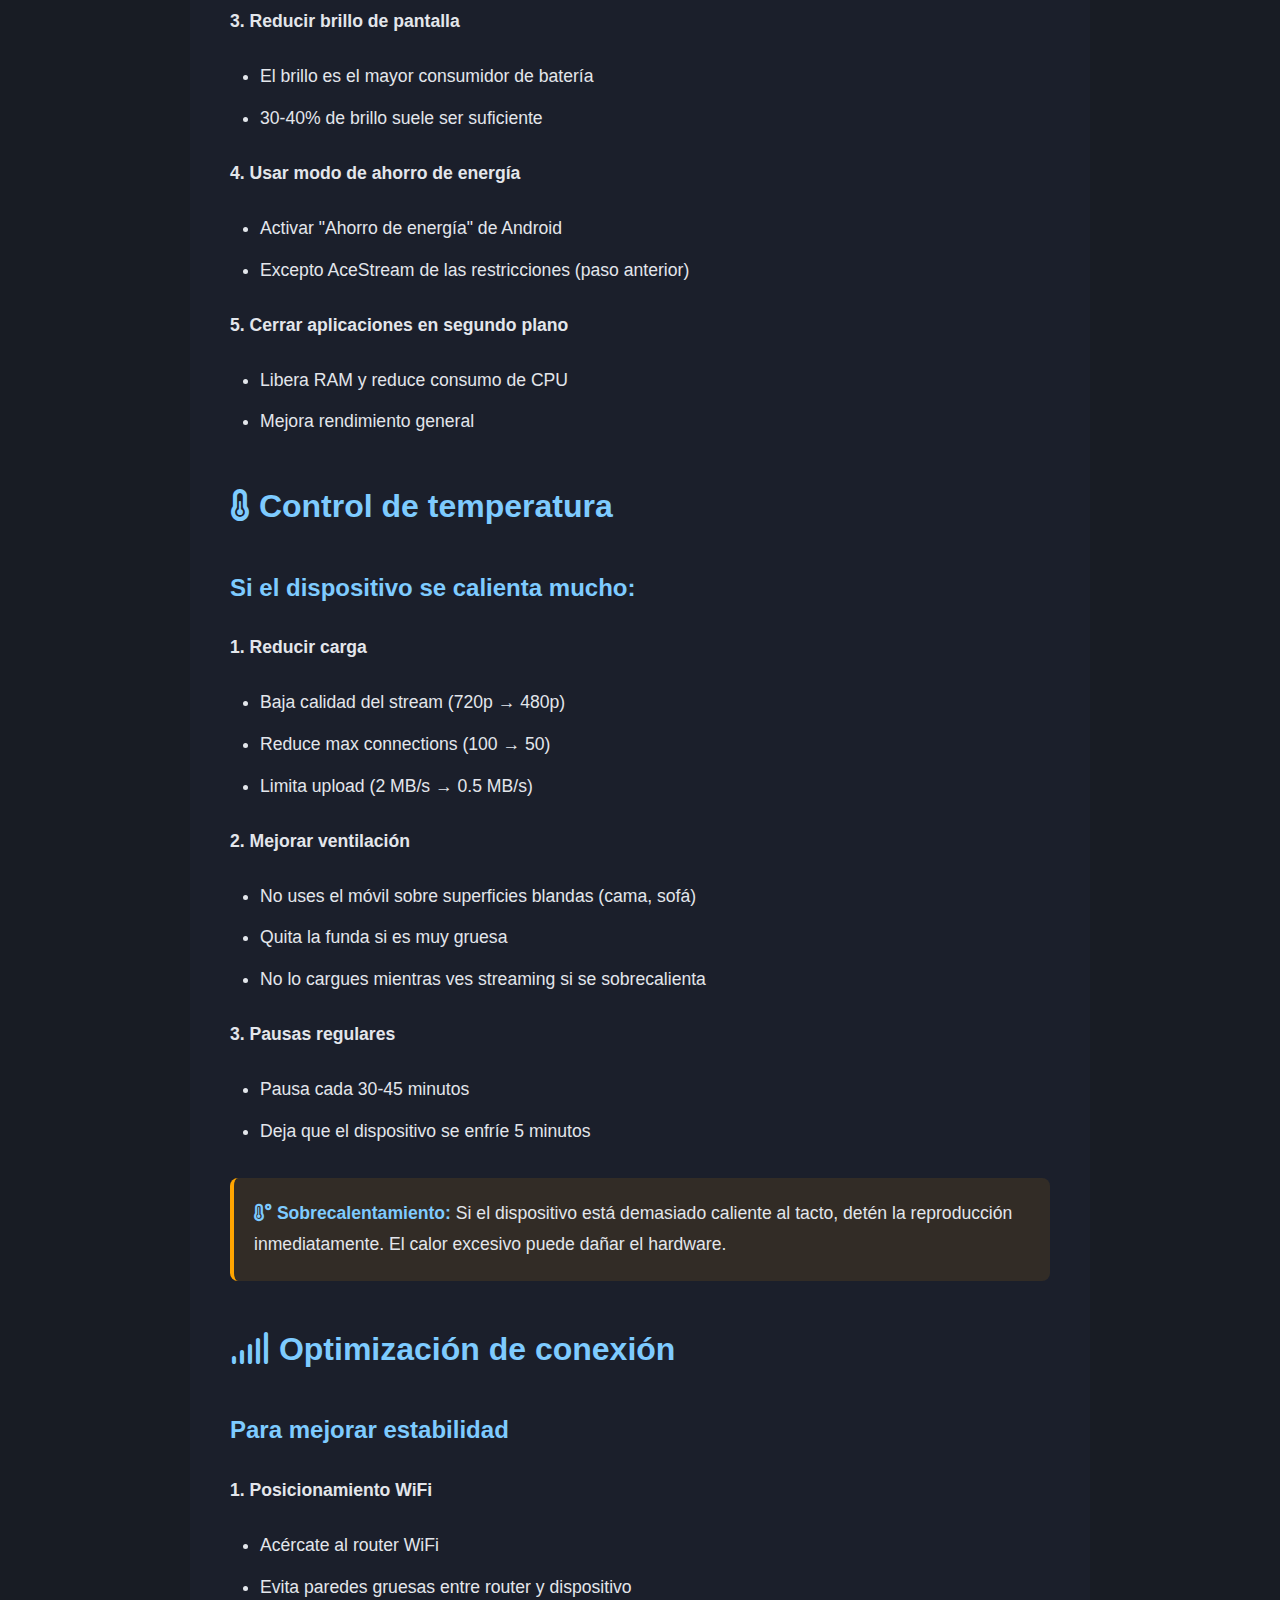
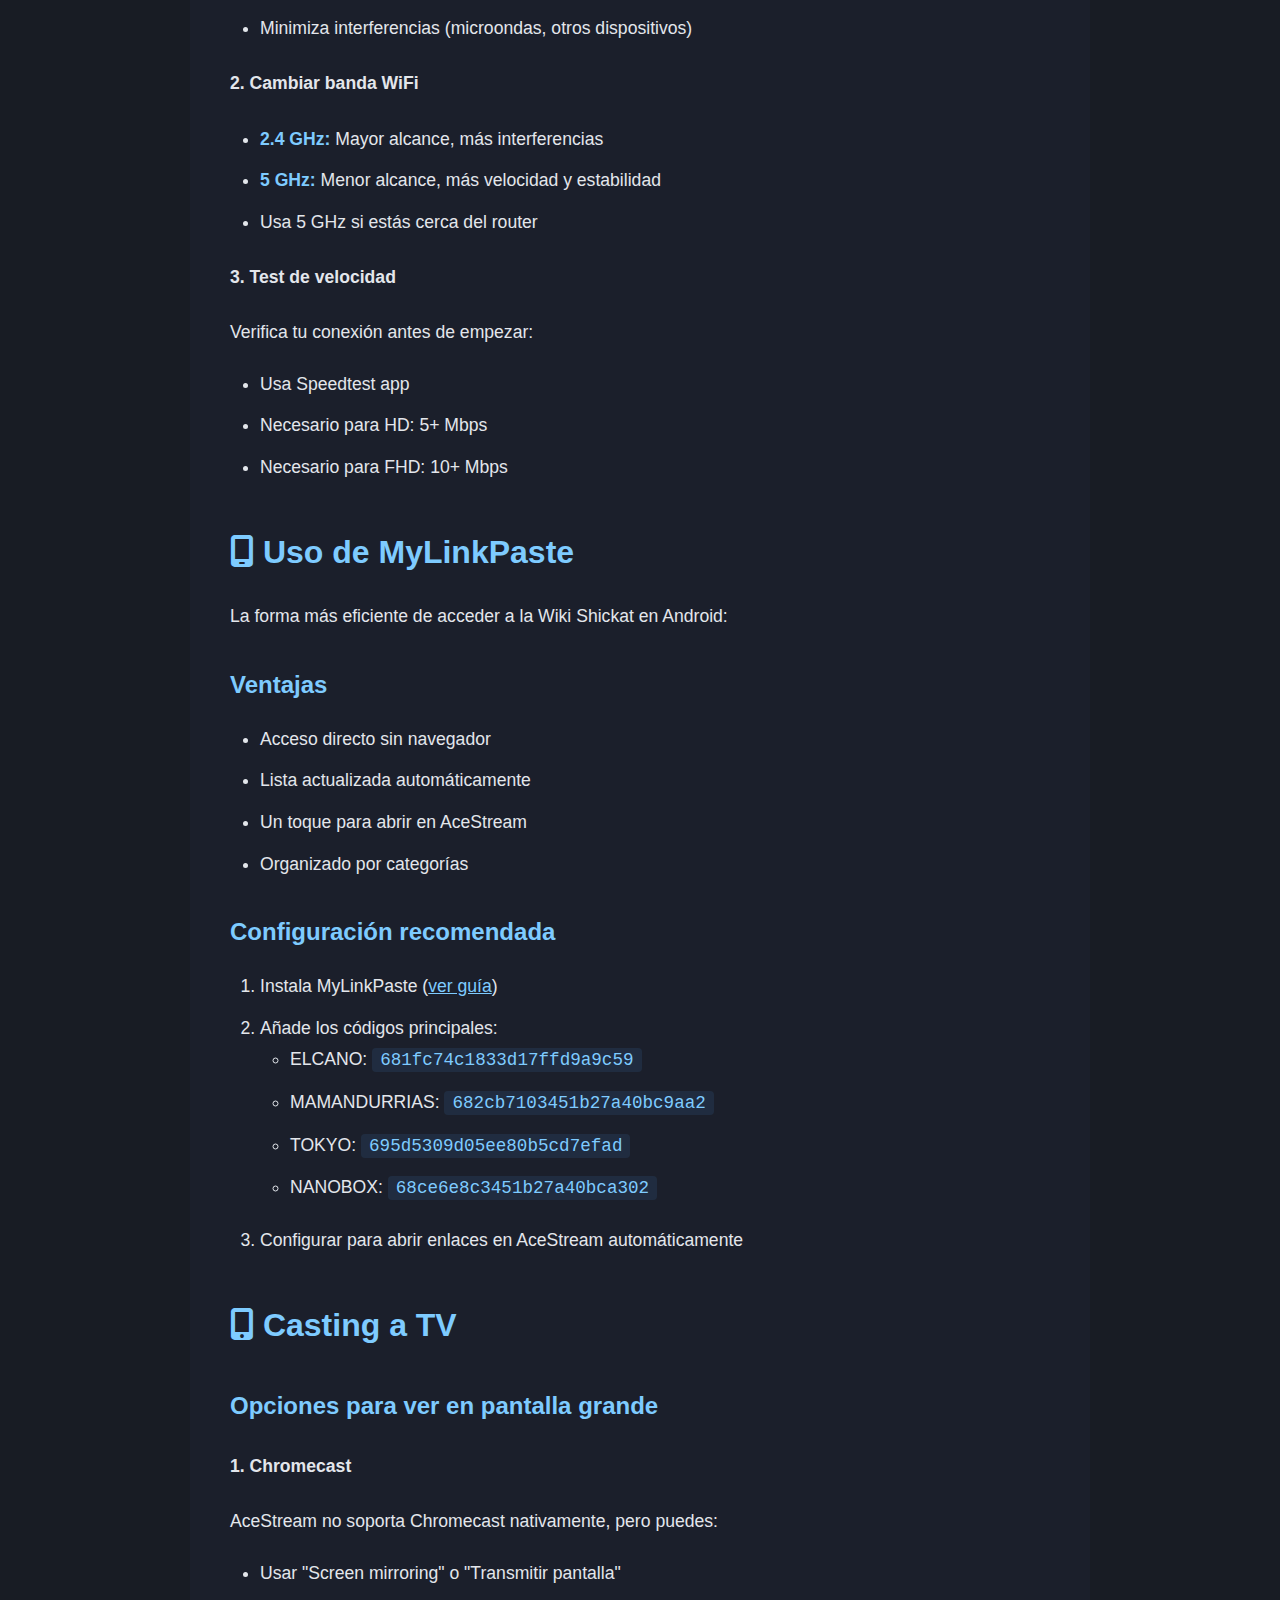
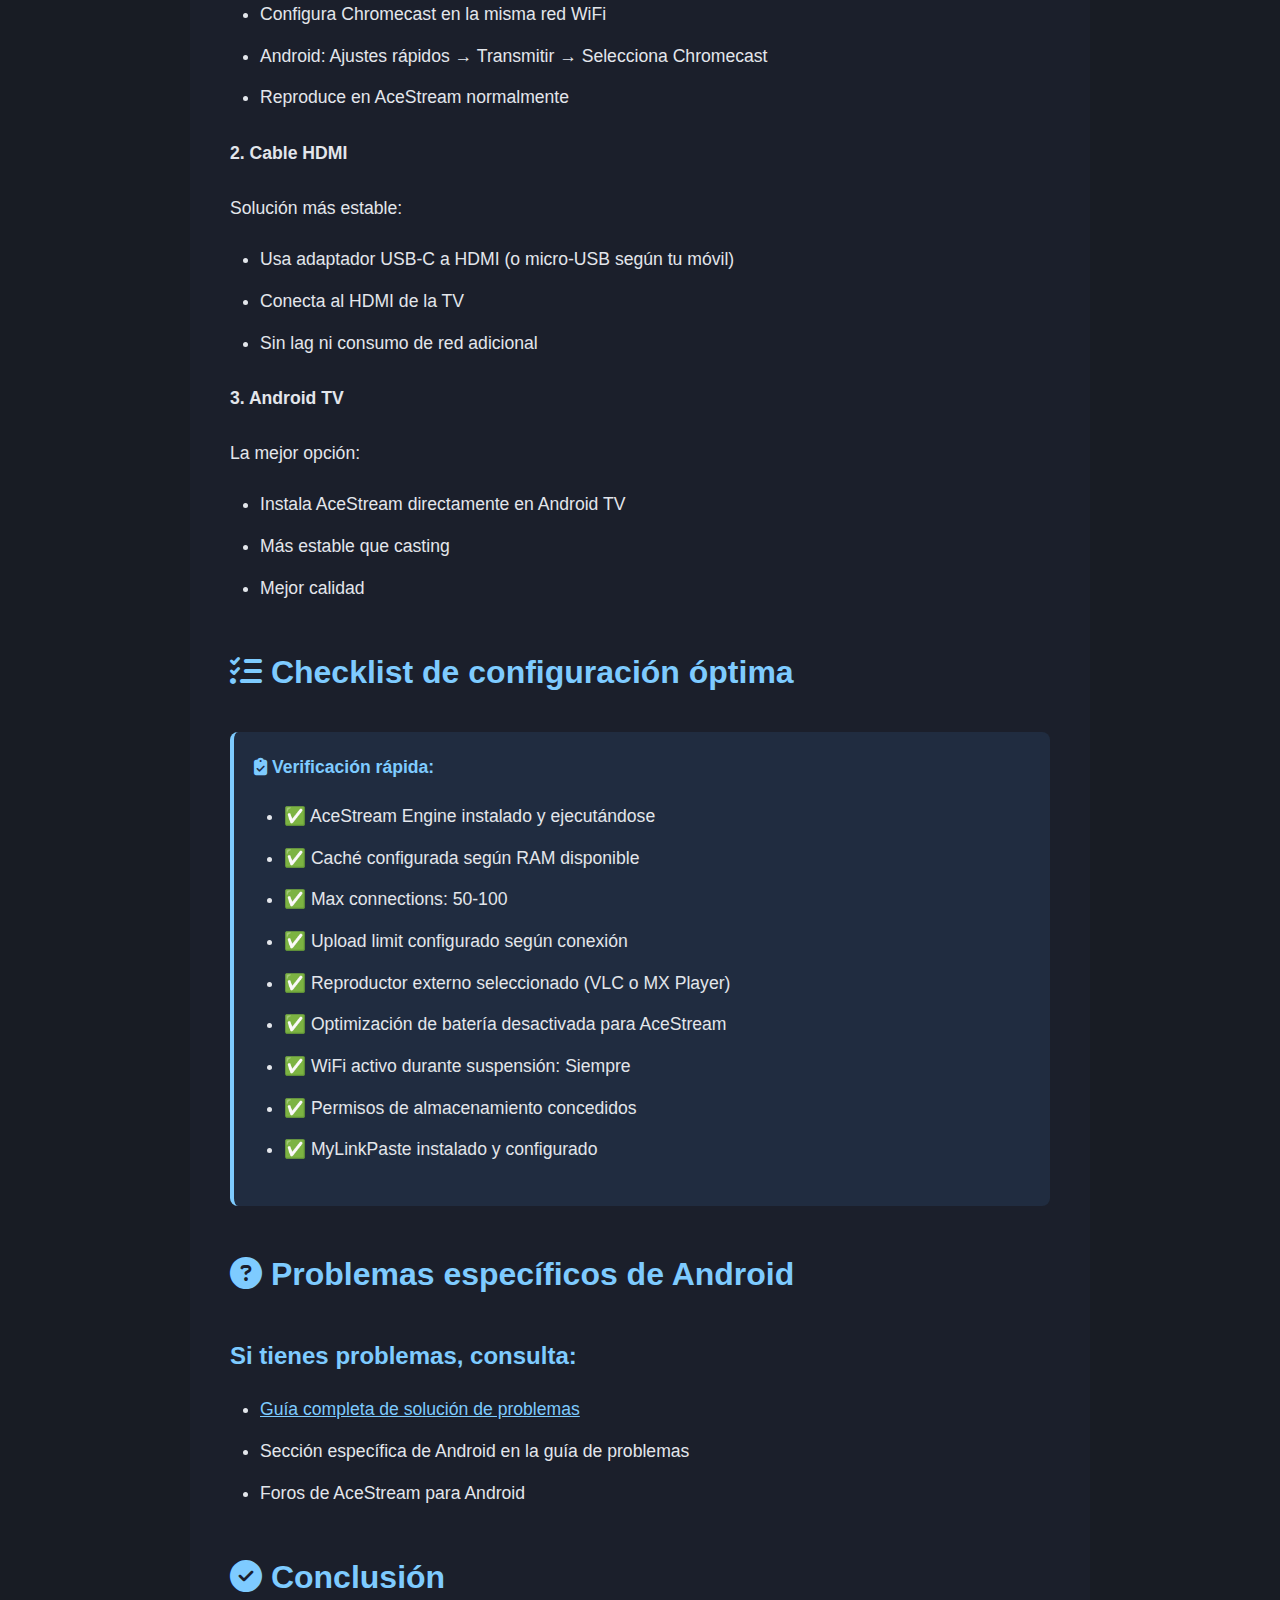
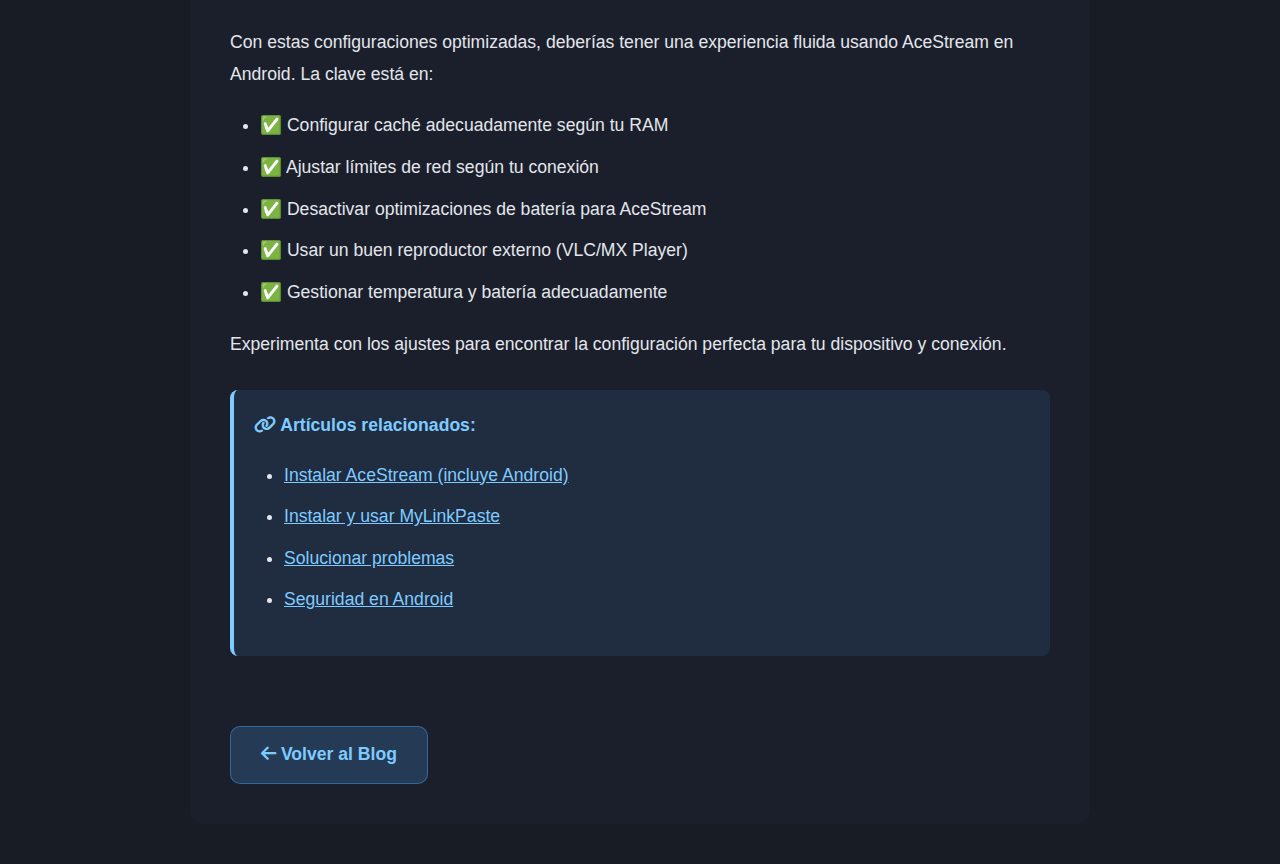
<file: blog/articulos/11-configurar-acestream-android.html>
<!DOCTYPE html>
<html lang="es">
<head>
  <meta charset="UTF-8">
  <meta name="viewport" content="width=device-width,initial-scale=1.0">
  <title>Configurar y optimizar AceStream en Android - Blog Shickat</title>
  <link rel="icon" type="image/png" href="../../Web/Logos/logo_wiki.png">
  <link rel="stylesheet" href="../../Web/styles.css?v=8">
  <link rel="stylesheet" href="../styles.css">
  <link rel="stylesheet" href="https://cdnjs.cloudflare.com/ajax/libs/font-awesome/6.5.0/css/all.min.css">
</head>

<body>
  
  <div class="article-container">
    
    <div class="article-header">
      <div class="article-icon">
        <i class="fa-brands fa-android"></i>
      </div>
      <h1 class="article-title">Configurar y optimizar AceStream en Android</h1>
      <div class="article-meta">
        <span><i class="fa-regular fa-calendar"></i> 12 Febrero 2026</span>
        <span><i class="fa-regular fa-clock"></i> 9 minutos de lectura</span>
      </div>
      <div class="article-tags">
        <span class="tag">Android</span>
        <span class="tag">Configuración</span>
        <span class="tag">Optimización</span>
      </div>
    </div>

    <div class="article-content">
      
      <p>Android es una plataforma popular para ver streaming con AceStream. En esta guía aprenderás a configurar y optimizar AceStream en tu dispositivo Android para obtener la mejor experiencia posible.</p>

      <h2><i class="fa-solid fa-download"></i> Instalación inicial</h2>
      
      <p>Antes de configurar, asegúrate de tener AceStream instalado correctamente:</p>

      <h3>Componentes necesarios</h3>
      <ul>
        <li><strong>AceStream Engine:</strong> Motor principal (obligatorio)</li>
        <li><strong>AceStream (app):</strong> Interfaz de usuario (recomendado)</li>
        <li><strong>Reproductor:</strong> VLC, MX Player, o reproductor integrado</li>
      </ul>

      <div class="note">
        <strong><i class="fa-solid fa-info-circle"></i> Nota:</strong> Si aún no has instalado AceStream, lee nuestra <a href="./01-instalar-acestream.html" style="color: #7ecbff;">guía de instalación completa</a>.
      </div>

      <h2><i class="fa-solid fa-gear"></i> Configuración básica</h2>
      
      <h3>Acceder a la configuración</h3>
      <ol>
        <li>Abre la app <strong>AceStream</strong></li>
        <li>Toca el icono de menú (≡) o los tres puntos</li>
        <li>Selecciona <strong>"Settings"</strong> o <strong>"Configuración"</strong></li>
      </ol>

      <h3>1. Configuración de red</h3>
      
      <h4>Puerto de escucha</h4>
      <ul>
        <li><strong>Ruta:</strong> Settings → Network → Port</li>
        <li><strong>Valor recomendado:</strong> 8621 (por defecto)</li>
        <li><strong>Alternativas:</strong> Si da problemas, prueba 6881 o 50000</li>
      </ul>

      <h4>Conexiones máximas</h4>
      <ul>
        <li><strong>Ruta:</strong> Settings → Network → Max connections</li>
        <li><strong>Valor recomendado:</strong> 50-100</li>
        <li><strong>Para conexión lenta:</strong> 30-50</li>
        <li><strong>Para WiFi rápido:</strong> 100-150</li>
      </ul>

      <h4>Límite de subida</h4>
      <ul>
        <li><strong>Ruta:</strong> Settings → Network → Upload limit</li>
        <li><strong>Para ahorrar datos móviles:</strong> 0.5-1 MB/s</li>
        <li><strong>Para WiFi ilimitado:</strong> Sin límite o 2-3 MB/s</li>
        <li><strong>Para ahorrar batería:</strong> 0.5 MB/s</li>
      </ul>

      <div class="warning">
        <strong><i class="fa-solid fa-mobile-screen-button"></i> Datos móviles:</strong> Si usas datos móviles, limita la subida a 0.5 MB/s o menos para evitar consumir tu plan rápidamente.
      </div>

      <h3>2. Configuración de caché</h3>
      
      <p>La caché es crucial para reproducción fluida:</p>

      <h4>Tamaño de caché de disco</h4>
      <ul>
        <li><strong>Ruta:</strong> Settings → Cache → Disk cache size</li>
        <li><strong>Recomendaciones por dispositivo:</strong>
          <table style="width: 100%; border-collapse: collapse; margin: 20px 0;">
            <tr style="background: rgba(78, 170, 255, 0.1);">
              <th style="padding: 12px; border: 1px solid rgba(78, 170, 255, 0.3);">RAM del dispositivo</th>
              <th style="padding: 12px; border: 1px solid rgba(78, 170, 255, 0.3);">Caché recomendada</th>
            </tr>
            <tr>
              <td style="padding: 12px; border: 1px solid rgba(78, 170, 255, 0.3);">2-3 GB</td>
              <td style="padding: 12px; border: 1px solid rgba(78, 170, 255, 0.3);">500 MB - 1 GB</td>
            </tr>
            <tr>
              <td style="padding: 12px; border: 1px solid rgba(78, 170, 255, 0.3);">4-6 GB</td>
              <td style="padding: 12px; border: 1px solid rgba(78, 170, 255, 0.3);">1-2 GB</td>
            </tr>
            <tr>
              <td style="padding: 12px; border: 1px solid rgba(78, 170, 255, 0.3);">8+ GB</td>
              <td style="padding: 12px; border: 1px solid rgba(78, 170, 255, 0.3);">2-3 GB</td>
            </tr>
          </table>
        </li>
      </ul>

      <h4>Ubicación de caché</h4>
      <ul>
        <li><strong>Ruta:</strong> Settings → Cache → Cache location</li>
        <li><strong>Almacenamiento interno:</strong> Más rápido, mejor rendimiento</li>
        <li><strong>Tarjeta SD:</strong> Si tienes poco espacio interno</li>
      </ul>

      <div class="note">
        <strong><i class="fa-solid fa-lightbulb"></i> Consejo:</strong> Usa almacenamiento interno para caché si es posible. Es más rápido y mejora el rendimiento.
      </div>

      <h3>3. Configuración de reproductor</h3>
      
      <h4>Seleccionar reproductor predeterminado</h4>
      <ul>
        <li><strong>Ruta:</strong> Settings → Player → Default player</li>
        <li><strong>Opciones:</strong>
          <ul>
            <li><strong>Reproductor integrado:</strong> Simple, funciona bien</li>
            <li><strong>VLC:</strong> Mejor control, más opciones</li>
            <li><strong>MX Player:</strong> Excelente para Android, muchas funciones</li>
          </ul>
        </li>
      </ul>

      <h4>Recomendaciones por reproductor</h4>
      
      <p><strong>Para VLC:</strong></p>
      <ol>
        <li>Descarga VLC for Android desde Play Store</li>
        <li>En AceStream, selecciona VLC como reproductor</li>
        <li>En VLC: Settings → Performance → Hardware acceleration → Automatic</li>
      </ol>

      <p><strong>Para MX Player:</strong></p>
      <ol>
        <li>Descarga MX Player desde Play Store</li>
        <li>En AceStream, selecciona MX Player</li>
        <li>En MX Player: Settings → Decoder → HW+ decoder (si está disponible)</li>
      </ol>

      <h3>4. Configuración de batería</h3>
      
      <h4>Desactivar optimización de batería</h4>
      <p>Para evitar que Android cierre AceStream en segundo plano:</p>
      <ol>
        <li>Configuración de Android → Batería</li>
        <li>Optimización de batería</li>
        <li>Busca <strong>"AceStream"</strong> y <strong>"AceStream Engine"</strong></li>
        <li>Selecciona <strong>"No optimizar"</strong> para ambas</li>
      </ol>

      <h4>Permitir ejecución en segundo plano</h4>
      <ul>
        <li><strong>Samsung/Xiaomi/Huawei:</strong> Configuración → Aplicaciones → AceStream → Batería → Sin restricciones</li>
        <li><strong>Stock Android:</strong> Ya está permitido por defecto</li>
      </ul>

      <h2><i class="fa-solid fa-rocket"></i> Optimización avanzada</h2>
      
      <h3>1. Configuración de video</h3>
      
      <h4>Aceleración por hardware</h4>
      <ul>
        <li><strong>Activar</strong> para mejor rendimiento y menor consumo de batería</li>
        <li><strong>Desactivar</strong> si ves artefactos o pantalla verde</li>
        <li><strong>Ruta (VLC):</strong> Settings → Video → Hardware acceleration</li>
      </ul>

      <h4>Deinterlacing</h4>
      <ul>
        <li>Mejora la calidad de video entrelazado</li>
        <li><strong>Activar</strong> si ves líneas horizontales en el video</li>
        <li><strong>Ruta (VLC):</strong> Settings → Video → Deinterlacing</li>
      </ul>

      <h3>2. Ajustes de red avanzados</h3>
      
      <h4>WiFi vs Datos móviles</h4>
      <p><strong>Para WiFi:</strong></p>
      <ul>
        <li>Max connections: 100-150</li>
        <li>Upload limit: Sin límite o 3 MB/s</li>
        <li>Cache: 2-3 GB</li>
      </ul>

      <p><strong>Para datos móviles:</strong></p>
      <ul>
        <li>Max connections: 30-50</li>
        <li>Upload limit: 0.5 MB/s</li>
        <li>Cache: 1 GB</li>
        <li>Busca streams de menor calidad (720p)</li>
      </ul>

      <h4>Mantener WiFi activo</h4>
      <ol>
        <li>Configuración de Android → WiFi → Avanzado</li>
        <li>Mantener WiFi activado durante suspensión: <strong>Siempre</strong></li>
        <li>Evita desconexiones durante la reproducción</li>
      </ol>

      <h3>3. Permisos importantes</h3>
      
      <p>Asegúrate de que AceStream tiene estos permisos:</p>
      <ul>
        <li>✅ <strong>Almacenamiento:</strong> Para guardar caché</li>
        <li>✅ <strong>Red:</strong> Para conexiones P2P</li>
        <li>✅ <strong>Ejecutar en segundo plano:</strong> Para el Engine</li>
        <li>❌ <strong>NO necesario:</strong> Contactos, SMS, ubicación</li>
      </ul>

      <h2><i class="fa-solid fa-battery-full"></i> Ahorro de batería</h2>
      
      <h3>Ajustes para maximizar duración</h3>

      <h4>1. Reducir calidad del stream</h4>
      <ul>
        <li>720p consume ~50% menos batería que 1080p</li>
        <li>SD (480p) es ideal para máximo ahorro</li>
      </ul>

      <h4>2. Limitar subida agresivamente</h4>
      <ul>
        <li>Settings → Network → Upload limit: <strong>0.5 MB/s</strong></li>
        <li>Reduce carga de CPU y uso de red</li>
      </ul>

      <h4>3. Reducir brillo de pantalla</h4>
      <ul>
        <li>El brillo es el mayor consumidor de batería</li>
        <li>30-40% de brillo suele ser suficiente</li>
      </ul>

      <h4>4. Usar modo de ahorro de energía</h4>
      <ul>
        <li>Activar "Ahorro de energía" de Android</li>
        <li>Excepto AceStream de las restricciones (paso anterior)</li>
      </ul>

      <h4>5. Cerrar aplicaciones en segundo plano</h4>
      <ul>
        <li>Libera RAM y reduce consumo de CPU</li>
        <li>Mejora rendimiento general</li>
      </ul>

      <h2><i class="fa-solid fa-thermometer-half"></i> Control de temperatura</h2>
      
      <h3>Si el dispositivo se calienta mucho:</h3>

      <h4>1. Reducir carga</h4>
      <ul>
        <li>Baja calidad del stream (720p → 480p)</li>
        <li>Reduce max connections (100 → 50)</li>
        <li>Limita upload (2 MB/s → 0.5 MB/s)</li>
      </ul>

      <h4>2. Mejorar ventilación</h4>
      <ul>
        <li>No uses el móvil sobre superficies blandas (cama, sofá)</li>
        <li>Quita la funda si es muy gruesa</li>
        <li>No lo cargues mientras ves streaming si se sobrecalienta</li>
      </ul>

      <h4>3. Pausas regulares</h4>
      <ul>
        <li>Pausa cada 30-45 minutos</li>
        <li>Deja que el dispositivo se enfríe 5 minutos</li>
      </ul>

      <div class="warning">
        <strong><i class="fa-solid fa-temperature-high"></i> Sobrecalentamiento:</strong> Si el dispositivo está demasiado caliente al tacto, detén la reproducción inmediatamente. El calor excesivo puede dañar el hardware.
      </div>

      <h2><i class="fa-solid fa-signal"></i> Optimización de conexión</h2>
      
      <h3>Para mejorar estabilidad</h3>

      <h4>1. Posicionamiento WiFi</h4>
      <ul>
        <li>Acércate al router WiFi</li>
        <li>Evita paredes gruesas entre router y dispositivo</li>
        <li>Minimiza interferencias (microondas, otros dispositivos)</li>
      </ul>

      <h4>2. Cambiar banda WiFi</h4>
      <ul>
        <li><strong>2.4 GHz:</strong> Mayor alcance, más interferencias</li>
        <li><strong>5 GHz:</strong> Menor alcance, más velocidad y estabilidad</li>
        <li>Usa 5 GHz si estás cerca del router</li>
      </ul>

      <h4>3. Test de velocidad</h4>
      <p>Verifica tu conexión antes de empezar:</p>
      <ul>
        <li>Usa Speedtest app</li>
        <li>Necesario para HD: 5+ Mbps</li>
        <li>Necesario para FHD: 10+ Mbps</li>
      </ul>

      <h2><i class="fa-solid fa-mobile-screen"></i> Uso de MyLinkPaste</h2>
      
      <p>La forma más eficiente de acceder a la Wiki Shickat en Android:</p>

      <h3>Ventajas</h3>
      <ul>
        <li>Acceso directo sin navegador</li>
        <li>Lista actualizada automáticamente</li>
        <li>Un toque para abrir en AceStream</li>
        <li>Organizado por categorías</li>
      </ul>

      <h3>Configuración recomendada</h3>
      <ol>
        <li>Instala MyLinkPaste (<a href="./02-instalar-mylinkpaste.html" style="color: #7ecbff;">ver guía</a>)</li>
        <li>Añade los códigos principales:
          <ul>
            <li>ELCANO: <code>681fc74c1833d17ffd9a9c59</code></li>
            <li>MAMANDURRIAS: <code>682cb7103451b27a40bc9aa2</code></li>
            <li>TOKYO: <code>695d5309d05ee80b5cd7efad</code></li>
            <li>NANOBOX: <code>68ce6e8c3451b27a40bca302</code></li>
          </ul>
        </li>
        <li>Configurar para abrir enlaces en AceStream automáticamente</li>
      </ol>

      <h2><i class="fa-solid fa-mobile-screen-button"></i> Casting a TV</h2>
      
      <h3>Opciones para ver en pantalla grande</h3>

      <h4>1. Chromecast</h4>
      <p>AceStream no soporta Chromecast nativamente, pero puedes:</p>
      <ul>
        <li>Usar "Screen mirroring" o "Transmitir pantalla"</li>
        <li>Configura Chromecast en la misma red WiFi</li>
        <li>Android: Ajustes rápidos → Transmitir → Selecciona Chromecast</li>
        <li>Reproduce en AceStream normalmente</li>
      </ul>

      <h4>2. Cable HDMI</h4>
      <p>Solución más estable:</p>
      <ul>
        <li>Usa adaptador USB-C a HDMI (o micro-USB según tu móvil)</li>
        <li>Conecta al HDMI de la TV</li>
        <li>Sin lag ni consumo de red adicional</li>
      </ul>

      <h4>3. Android TV</h4>
      <p>La mejor opción:</p>
      <ul>
        <li>Instala AceStream directamente en Android TV</li>
        <li>Más estable que casting</li>
        <li>Mejor calidad</li>
      </ul>

      <h2><i class="fa-solid fa-list-check"></i> Checklist de configuración óptima</h2>
      
      <div class="note">
        <strong><i class="fa-solid fa-clipboard-check"></i> Verificación rápida:</strong>
        <ul>
          <li>✅ AceStream Engine instalado y ejecutándose</li>
          <li>✅ Caché configurada según RAM disponible</li>
          <li>✅ Max connections: 50-100</li>
          <li>✅ Upload limit configurado según conexión</li>
          <li>✅ Reproductor externo seleccionado (VLC o MX Player)</li>
          <li>✅ Optimización de batería desactivada para AceStream</li>
          <li>✅ WiFi activo durante suspensión: Siempre</li>
          <li>✅ Permisos de almacenamiento concedidos</li>
          <li>✅ MyLinkPaste instalado y configurado</li>
        </ul>
      </div>

      <h2><i class="fa-solid fa-circle-question"></i> Problemas específicos de Android</h2>
      
      <h3>Si tienes problemas, consulta:</h3>
      <ul>
        <li><a href="./12-solucionar-problemas-acestream.html" style="color: #7ecbff;">Guía completa de solución de problemas</a></li>
        <li>Sección específica de Android en la guía de problemas</li>
        <li>Foros de AceStream para Android</li>
      </ul>

      <h2><i class="fa-solid fa-circle-check"></i> Conclusión</h2>
      
      <p>Con estas configuraciones optimizadas, deberías tener una experiencia fluida usando AceStream en Android. La clave está en:</p>

      <ul>
        <li>✅ Configurar caché adecuadamente según tu RAM</li>
        <li>✅ Ajustar límites de red según tu conexión</li>
        <li>✅ Desactivar optimizaciones de batería para AceStream</li>
        <li>✅ Usar un buen reproductor externo (VLC/MX Player)</li>
        <li>✅ Gestionar temperatura y batería adecuadamente</li>
      </ul>

      <p>Experimenta con los ajustes para encontrar la configuración perfecta para tu dispositivo y conexión.</p>

      <div class="note">
        <strong><i class="fa-solid fa-link"></i> Artículos relacionados:</strong>
        <ul>
          <li><a href="./01-instalar-acestream.html" style="color: #7ecbff;">Instalar AceStream (incluye Android)</a></li>
          <li><a href="./02-instalar-mylinkpaste.html" style="color: #7ecbff;">Instalar y usar MyLinkPaste</a></li>
          <li><a href="./12-solucionar-problemas-acestream.html" style="color: #7ecbff;">Solucionar problemas</a></li>
          <li><a href="./08-seguridad-streaming.html" style="color: #7ecbff;">Seguridad en Android</a></li>
        </ul>
      </div>

      <a href="../index.html" class="back-button">
        <i class="fa-solid fa-arrow-left"></i> Volver al Blog
      </a>

    </div>

  </div>

</body>
</html>
</file>
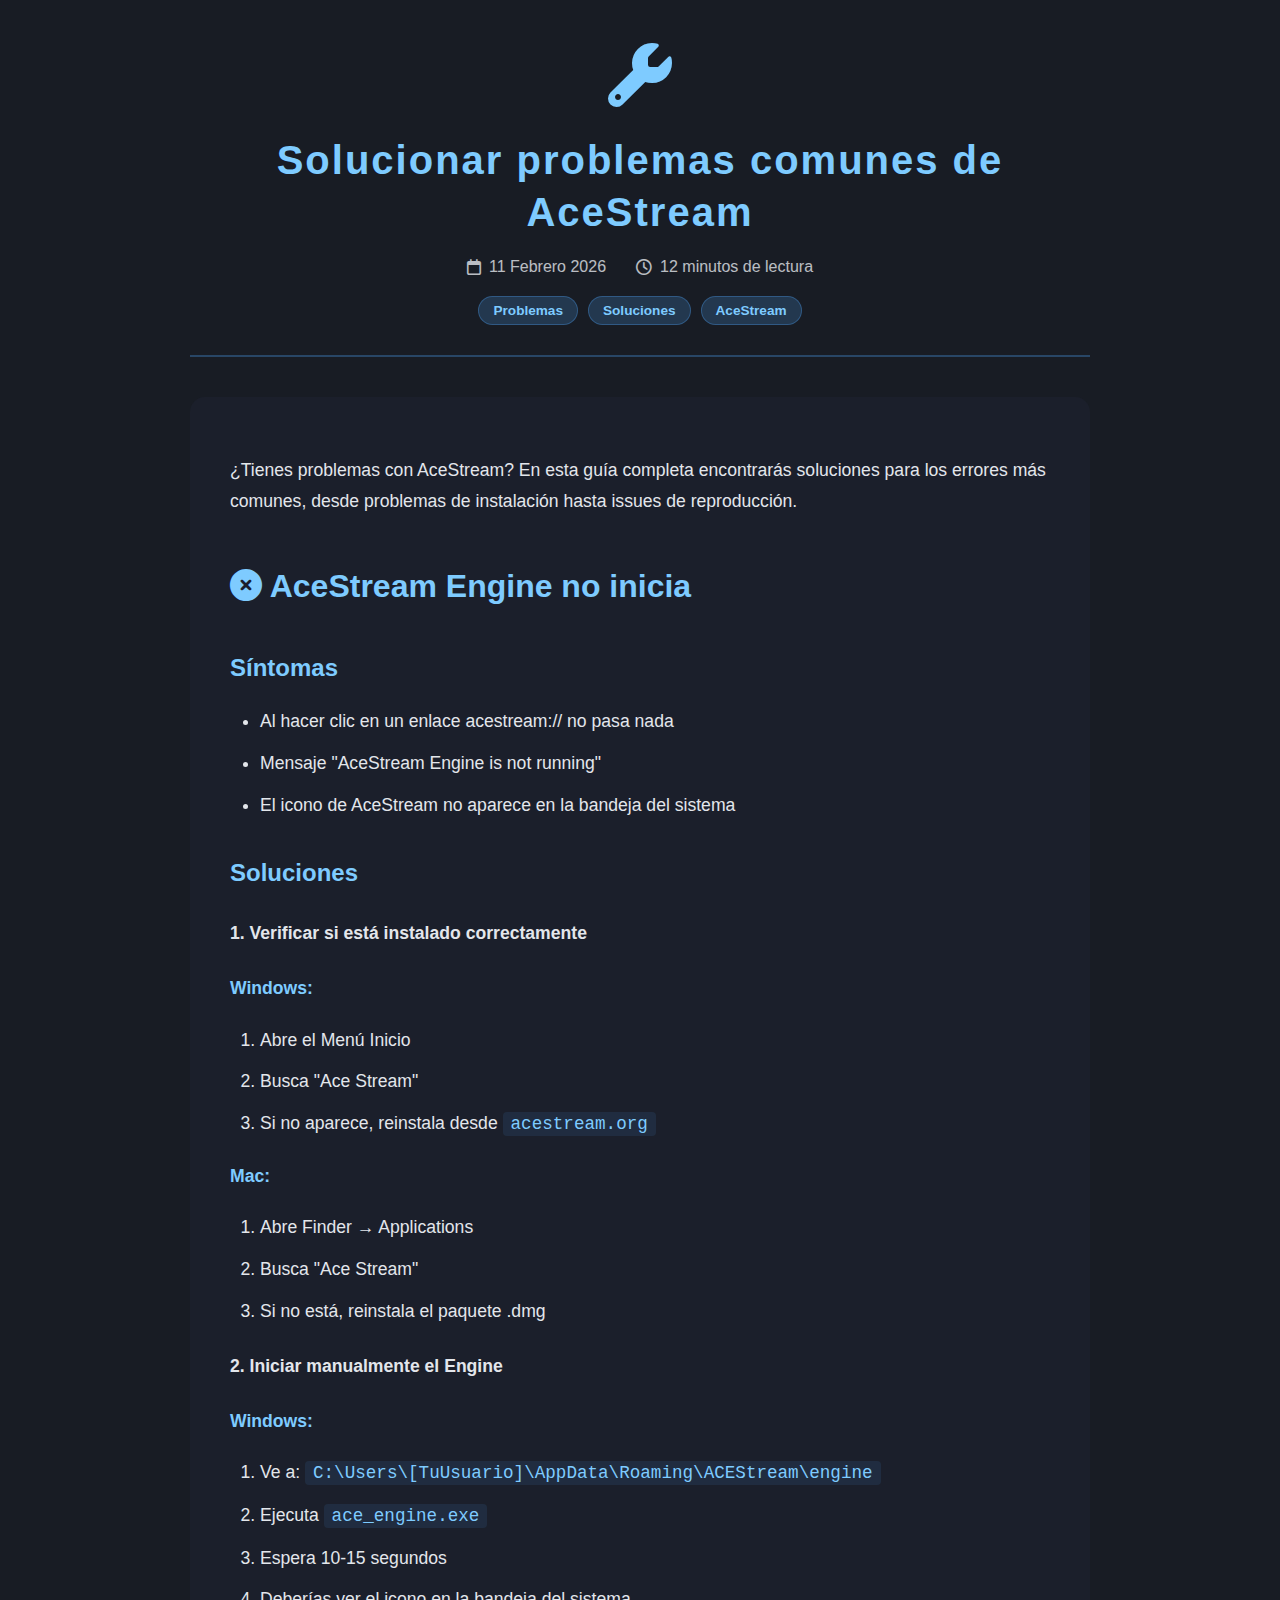
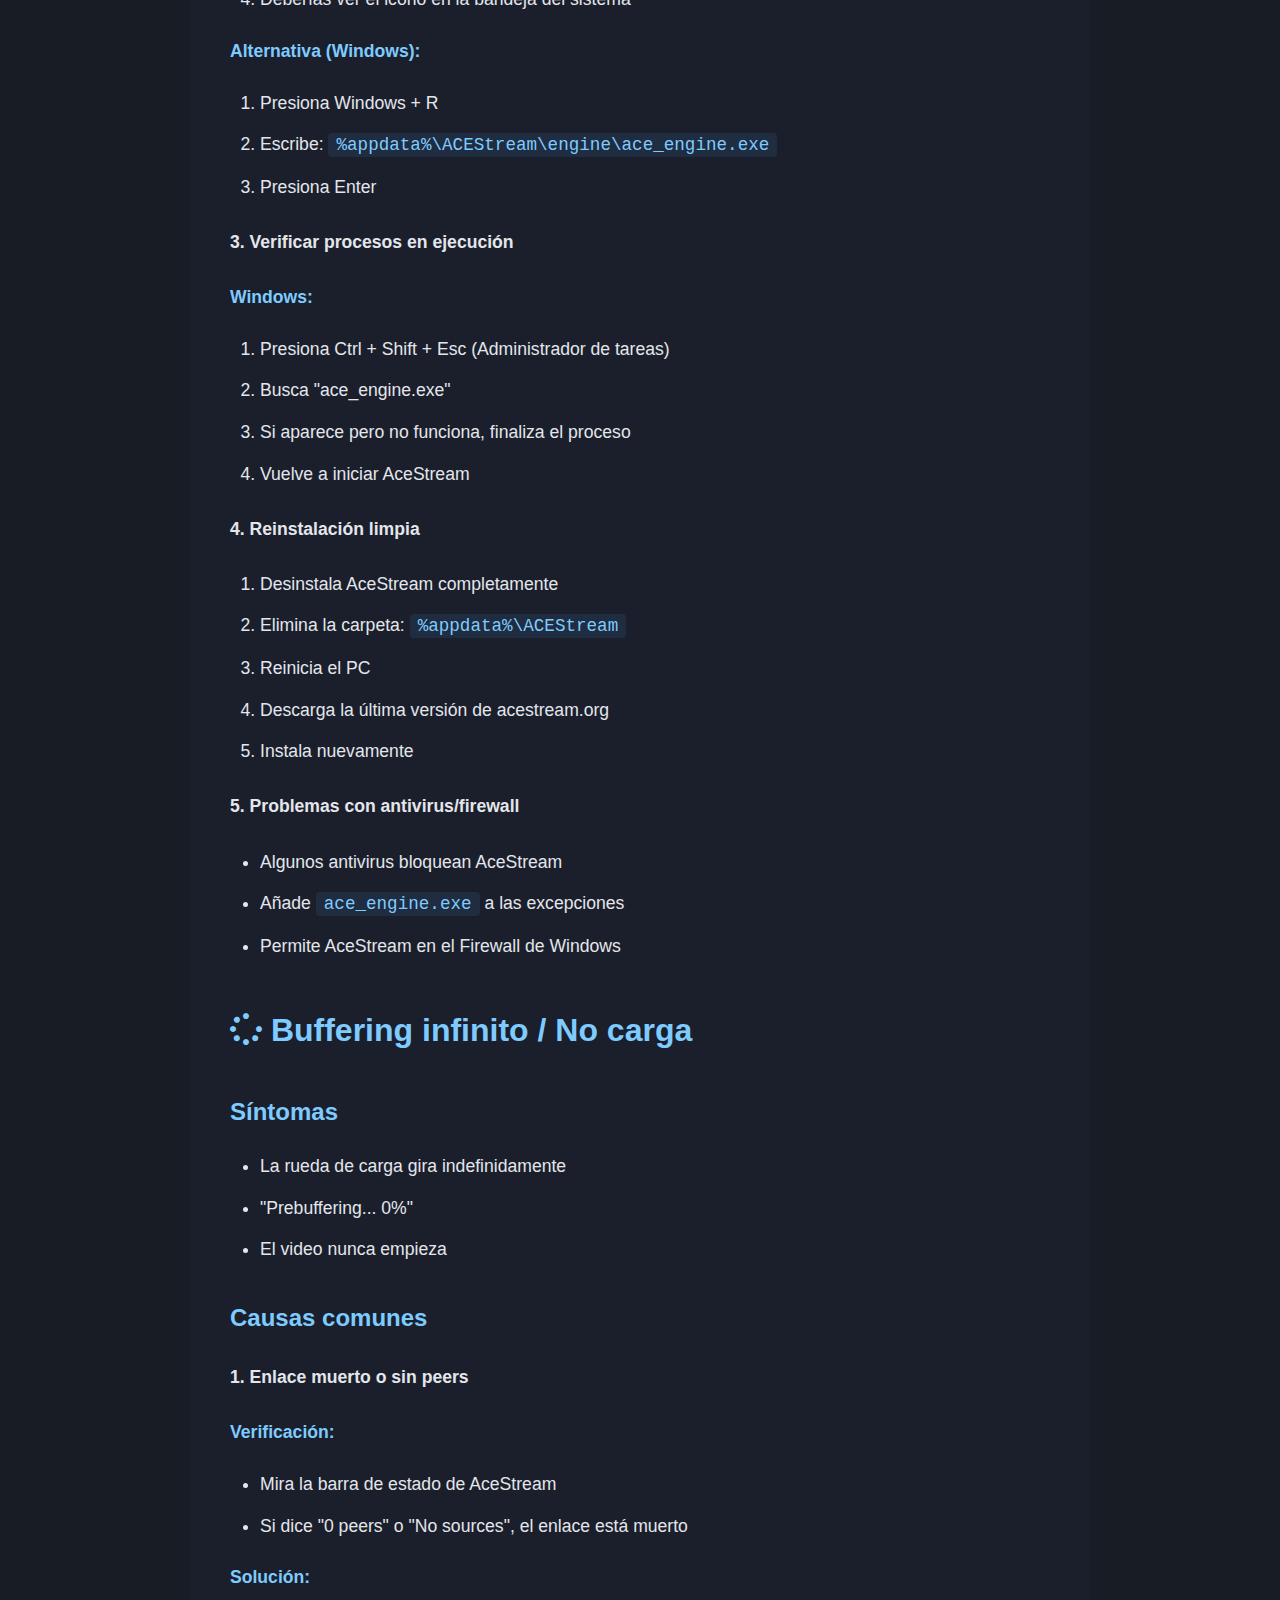
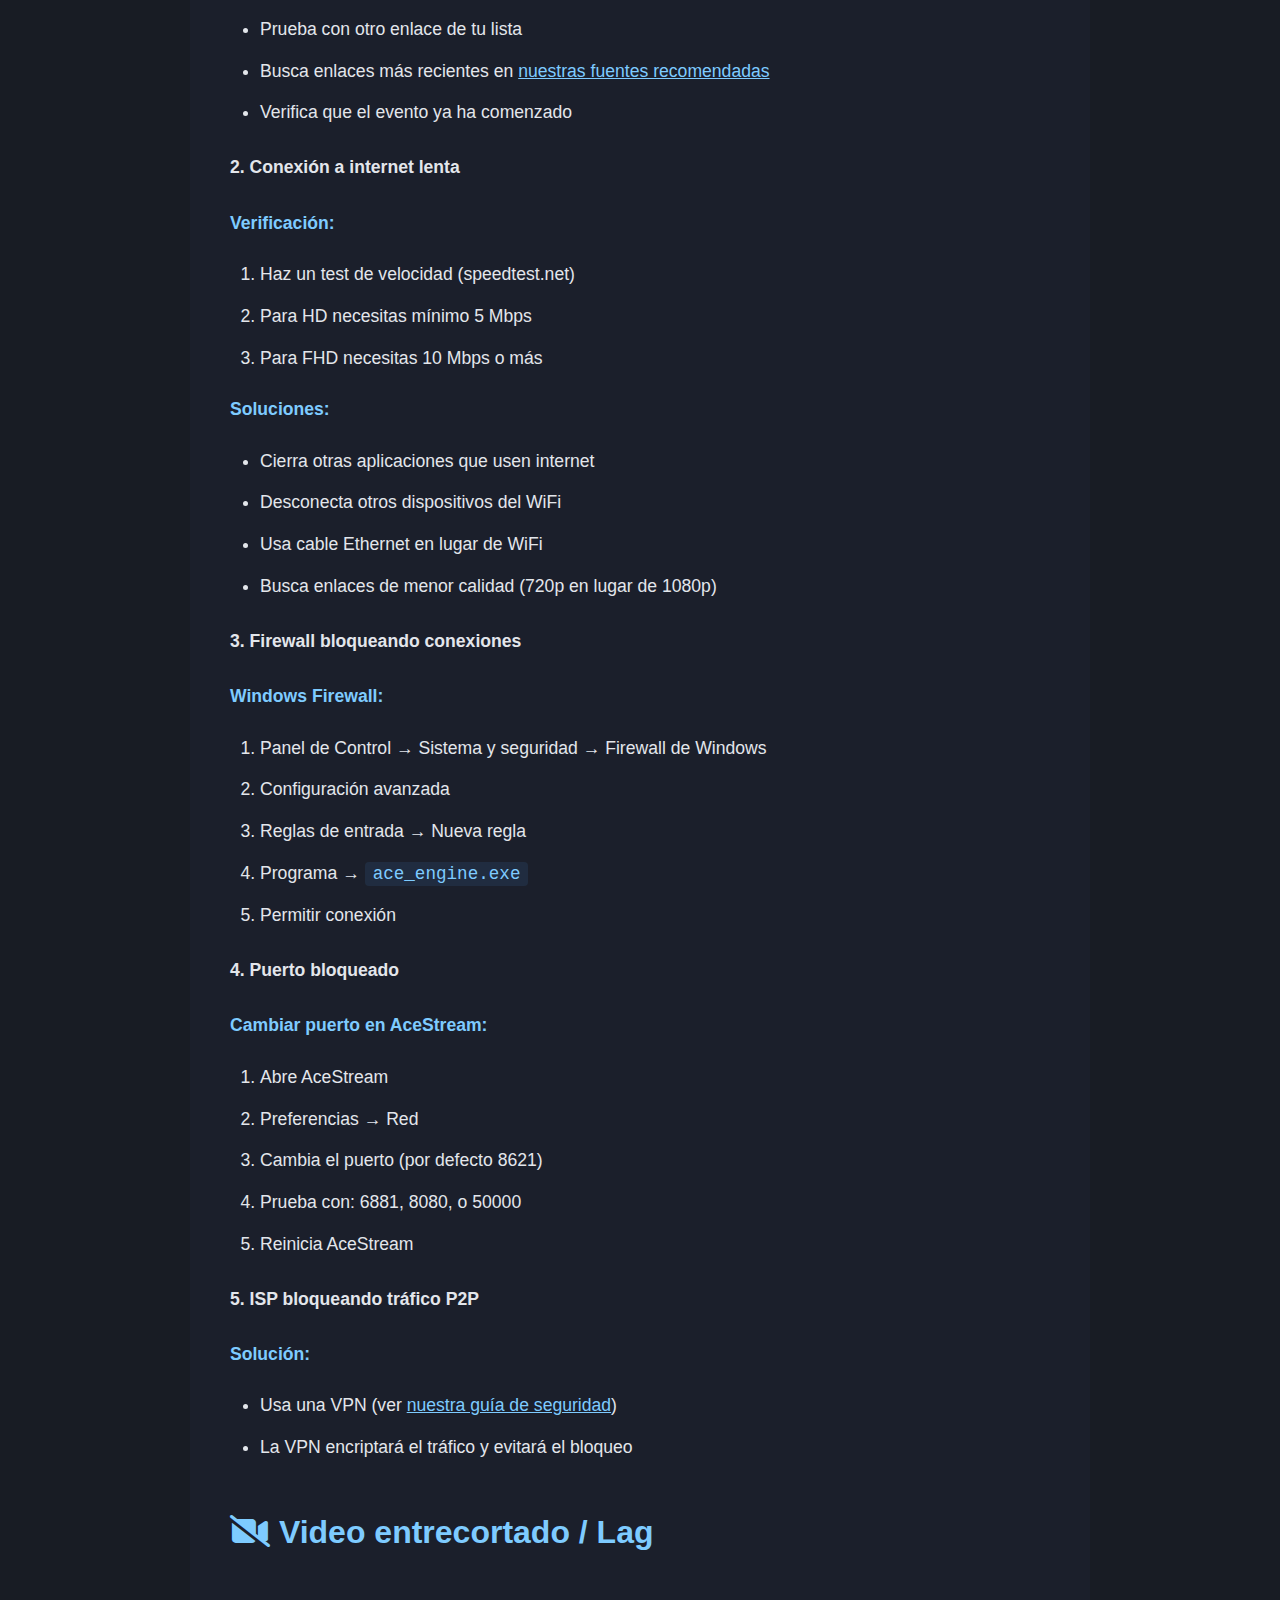
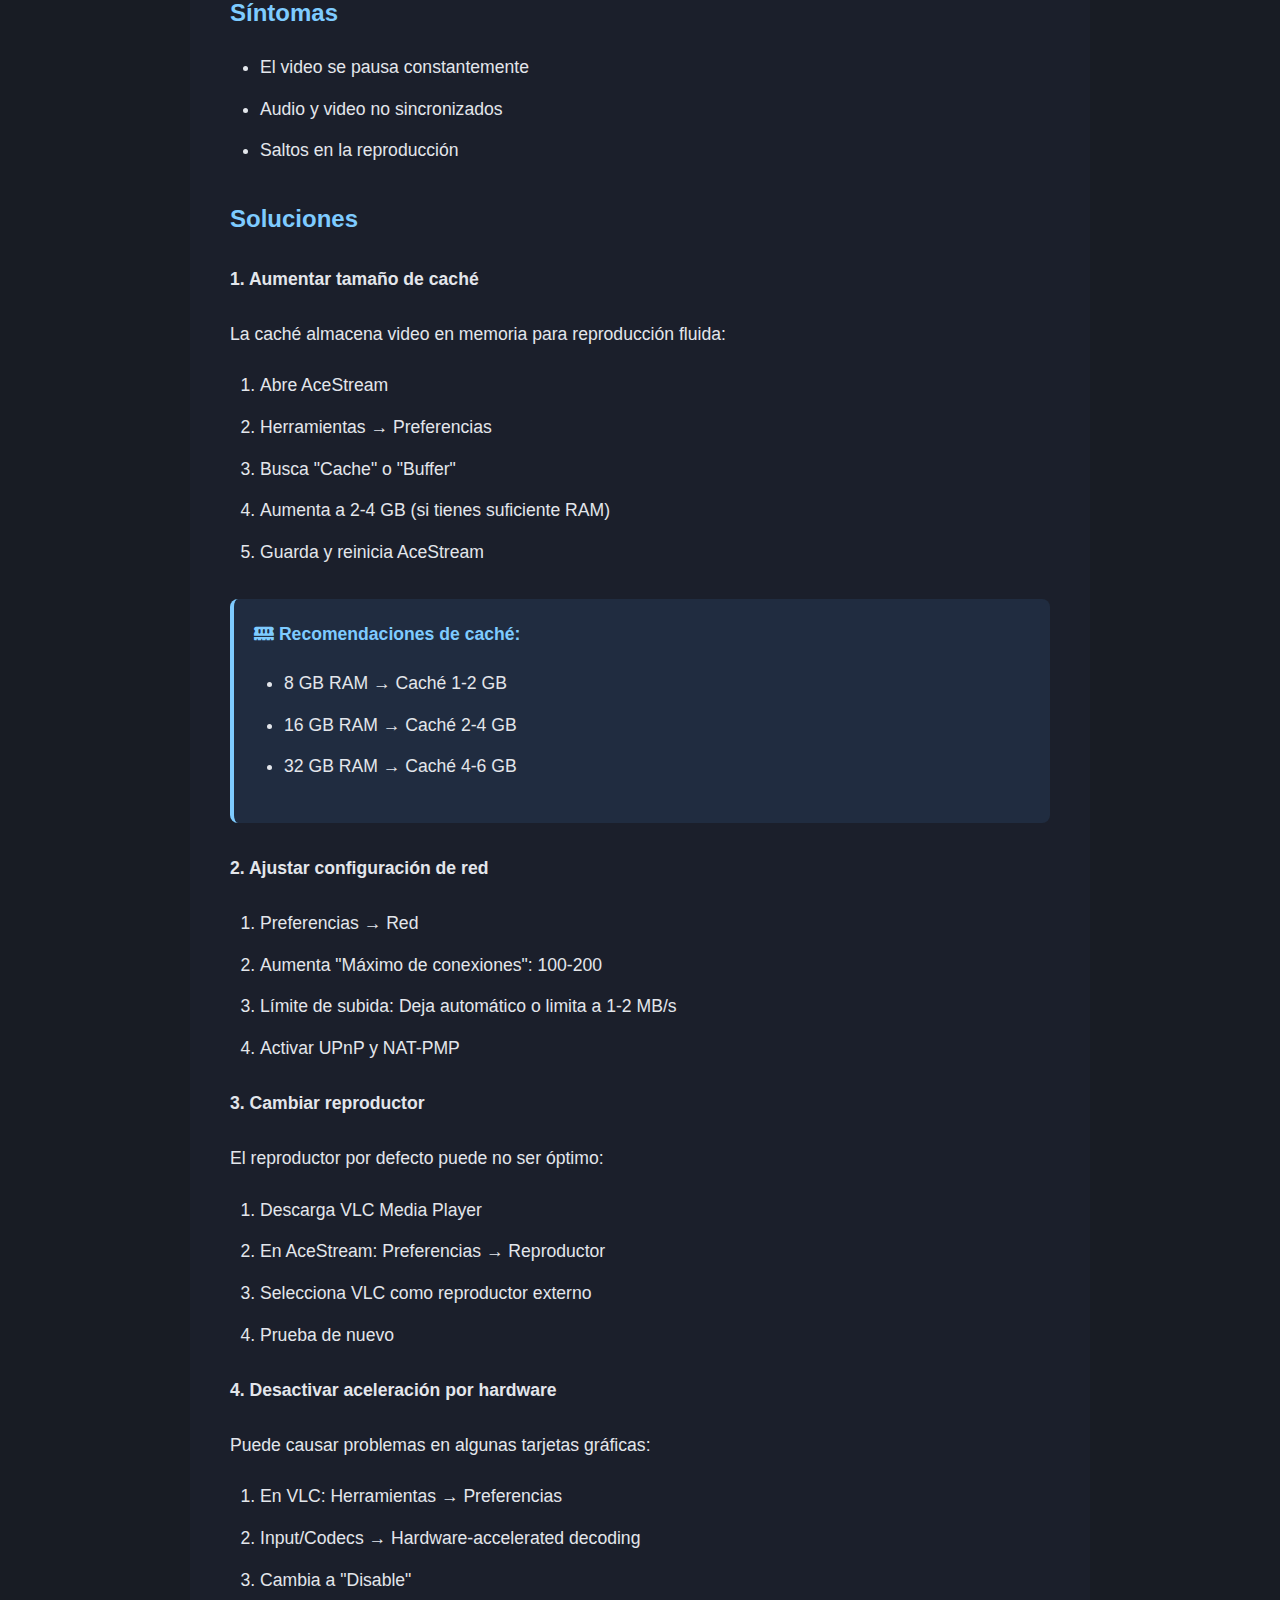
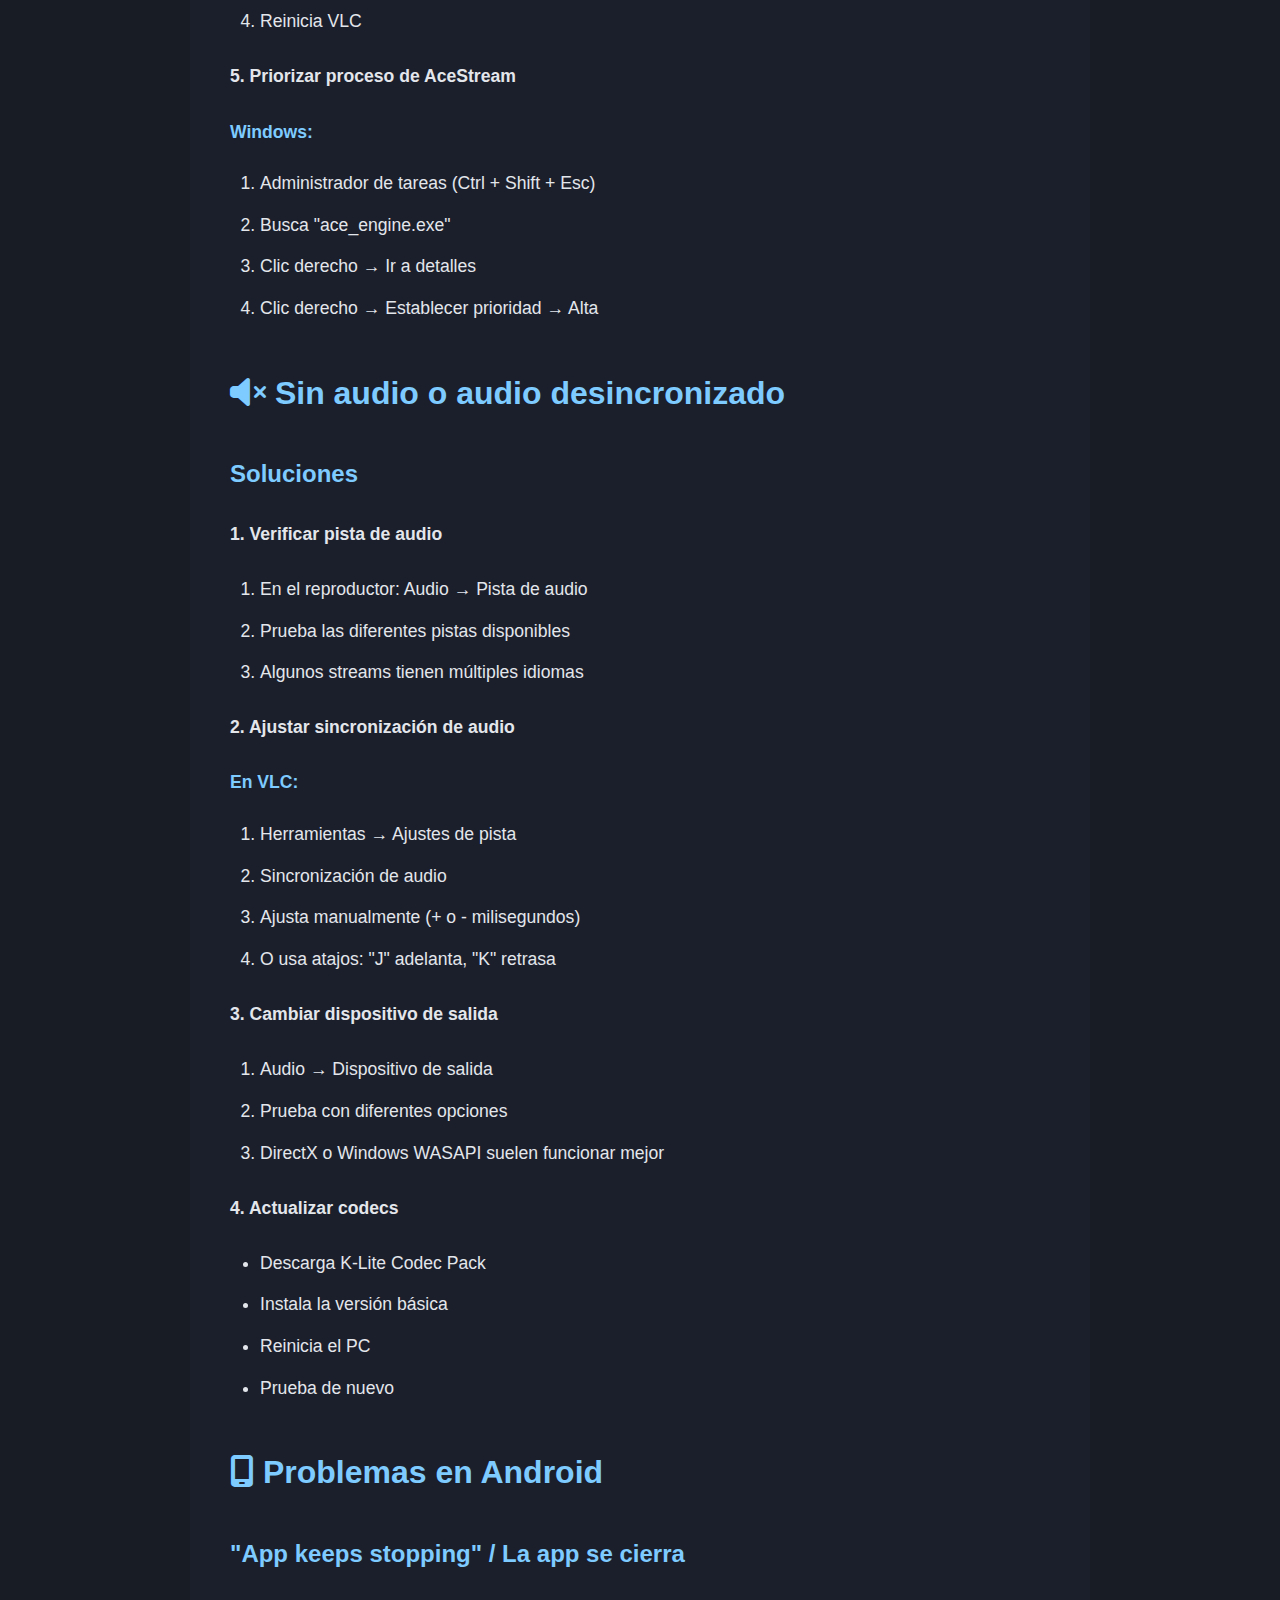
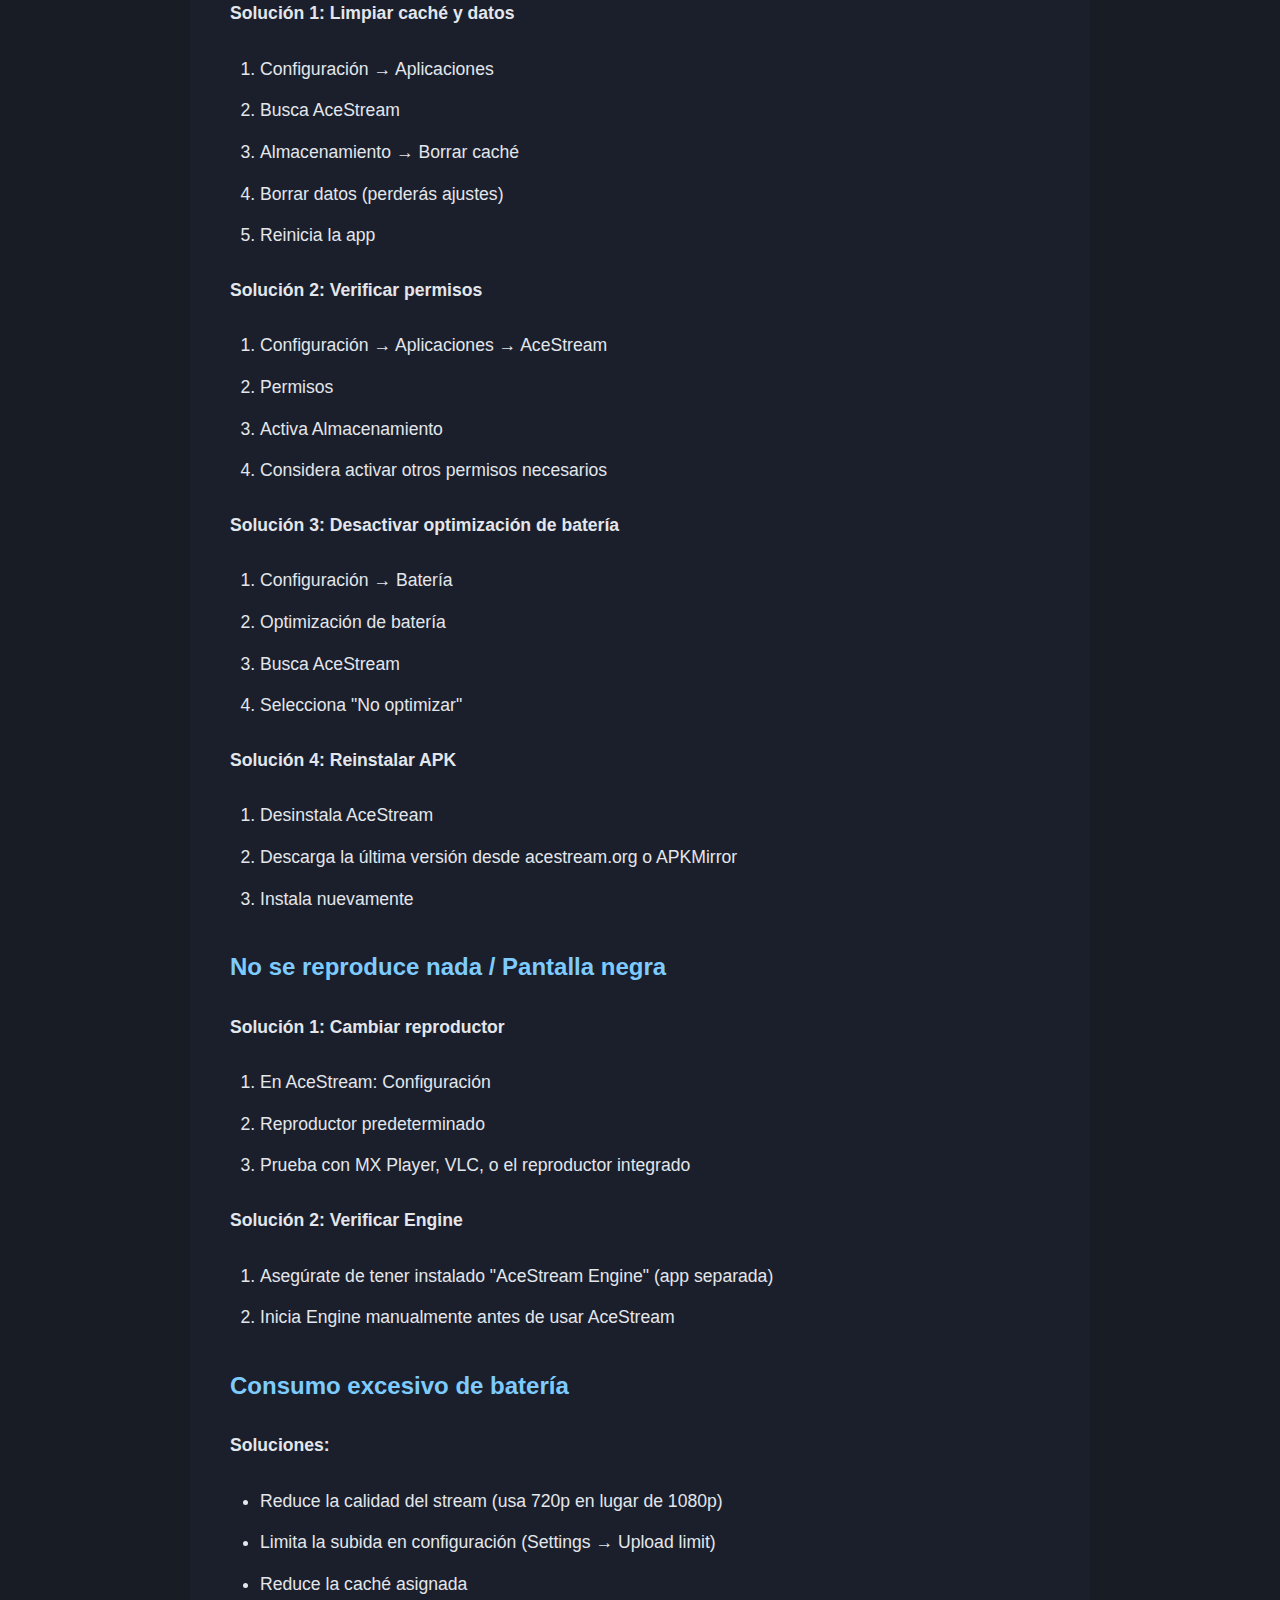
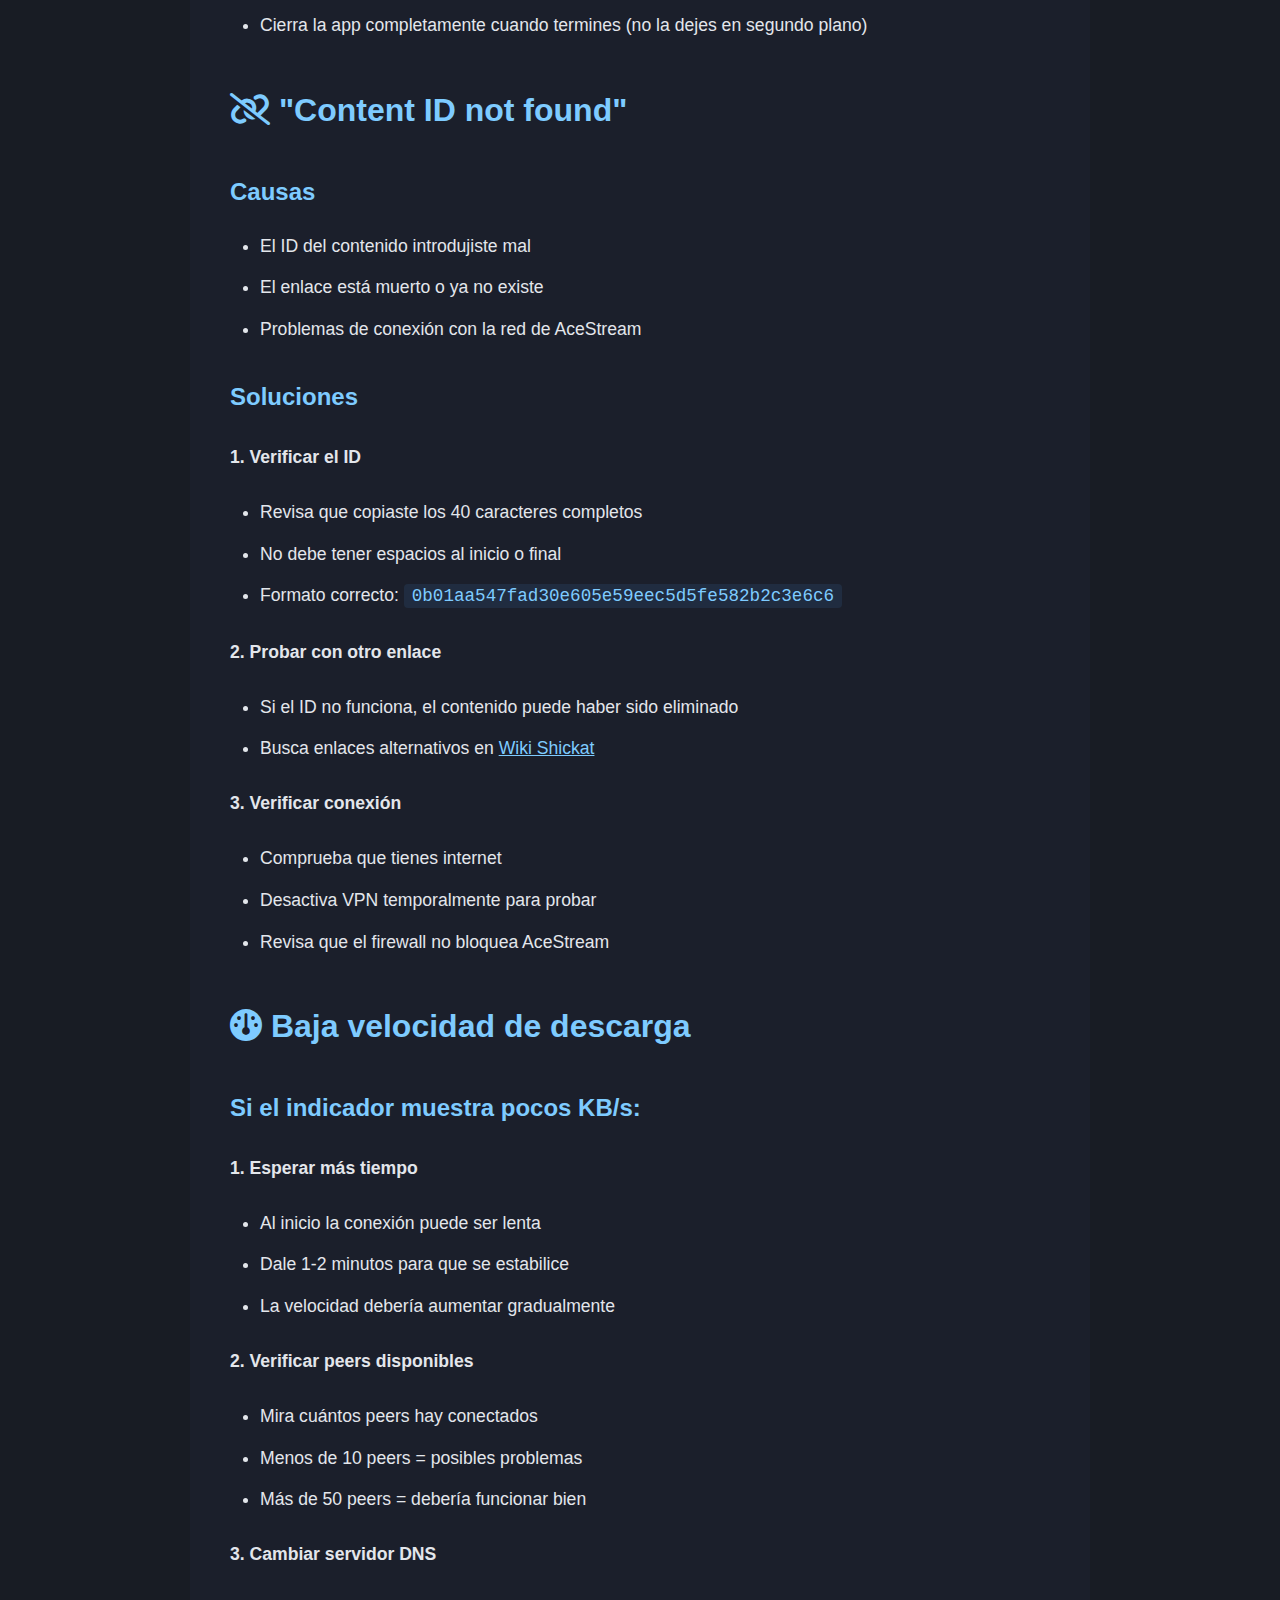
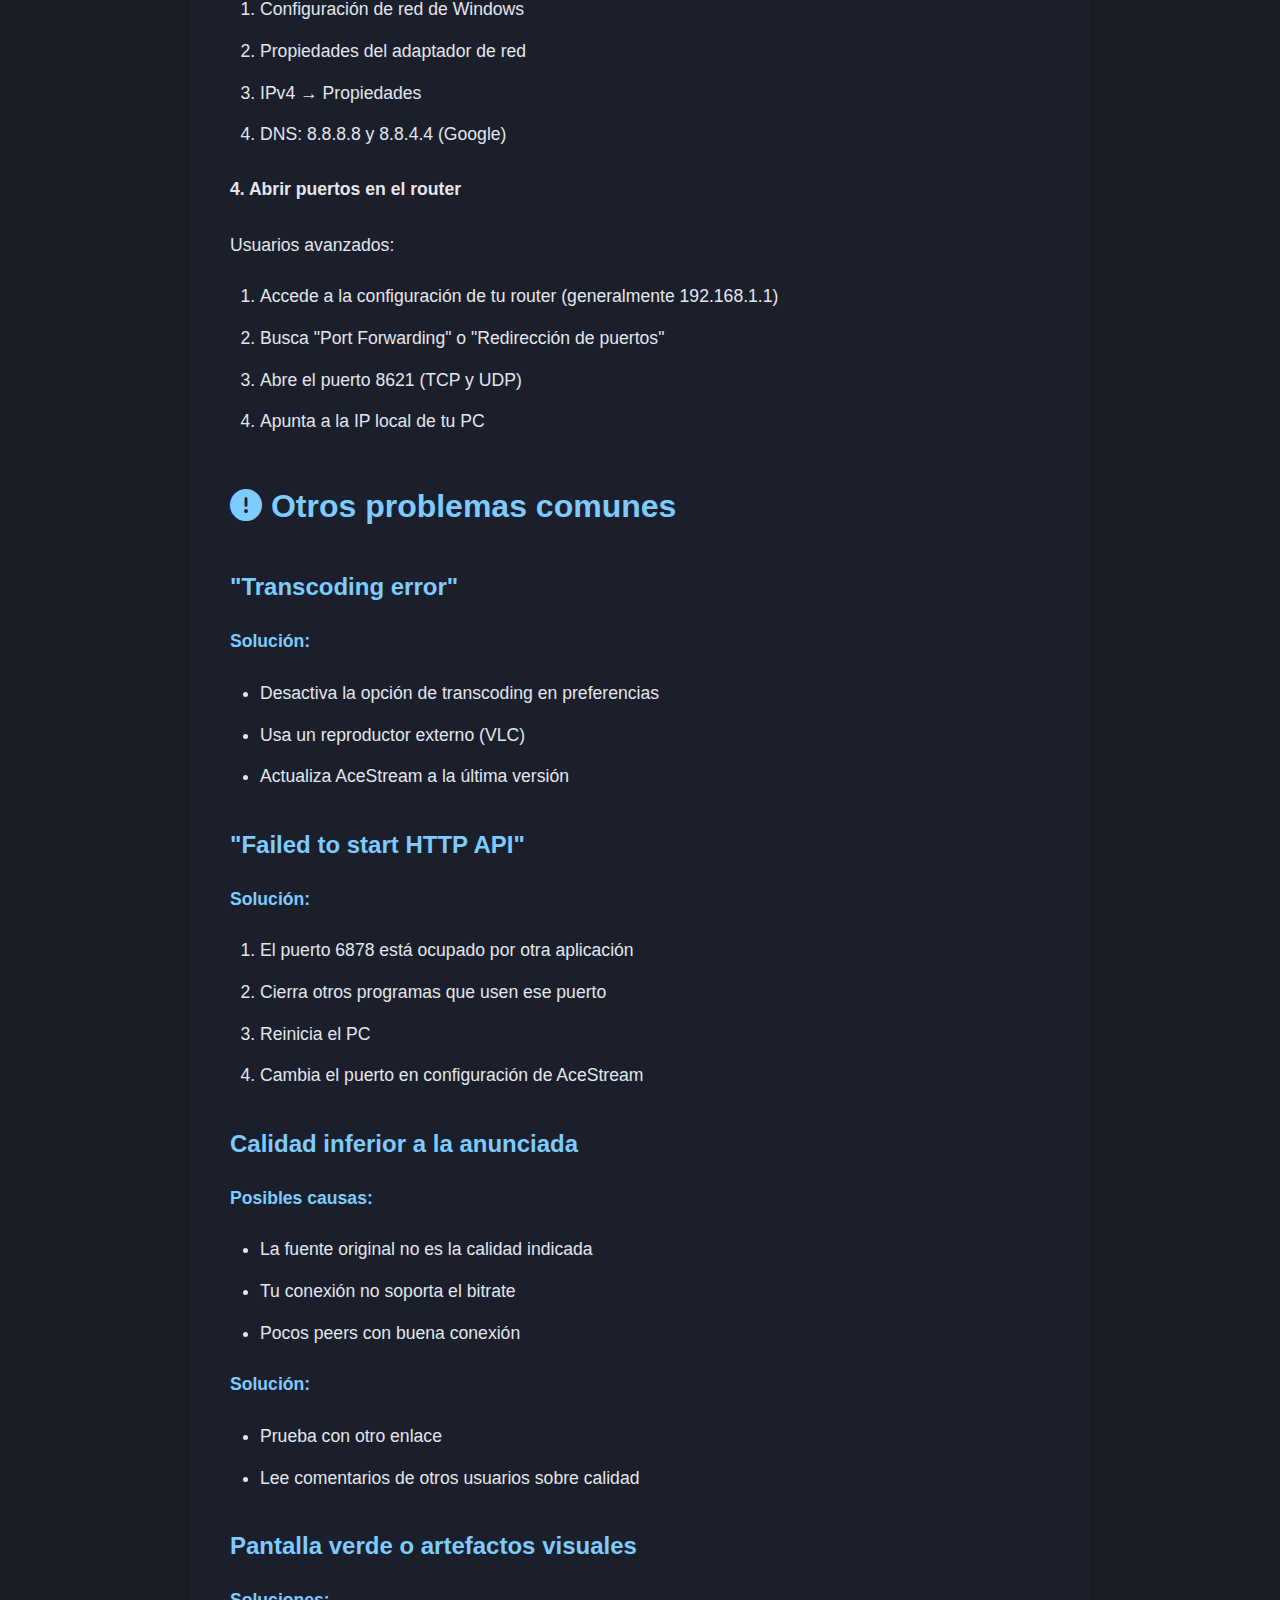
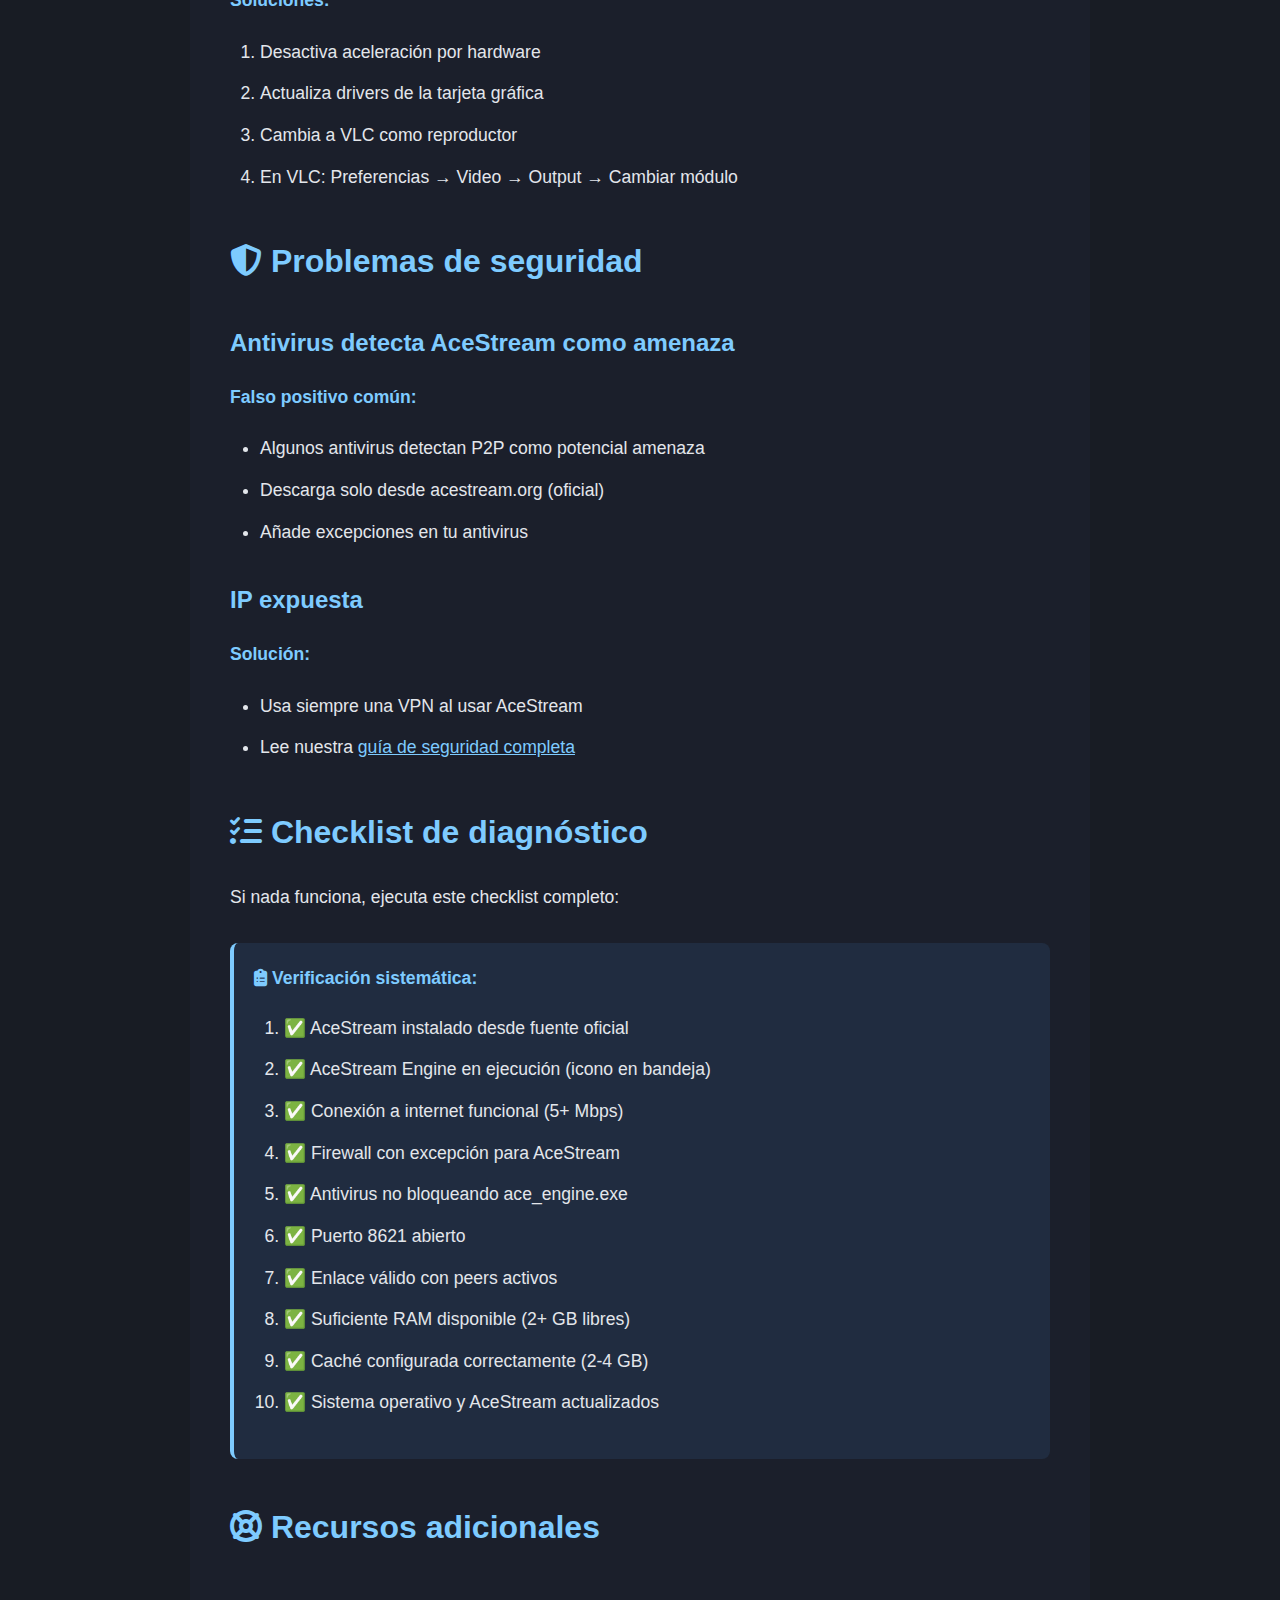
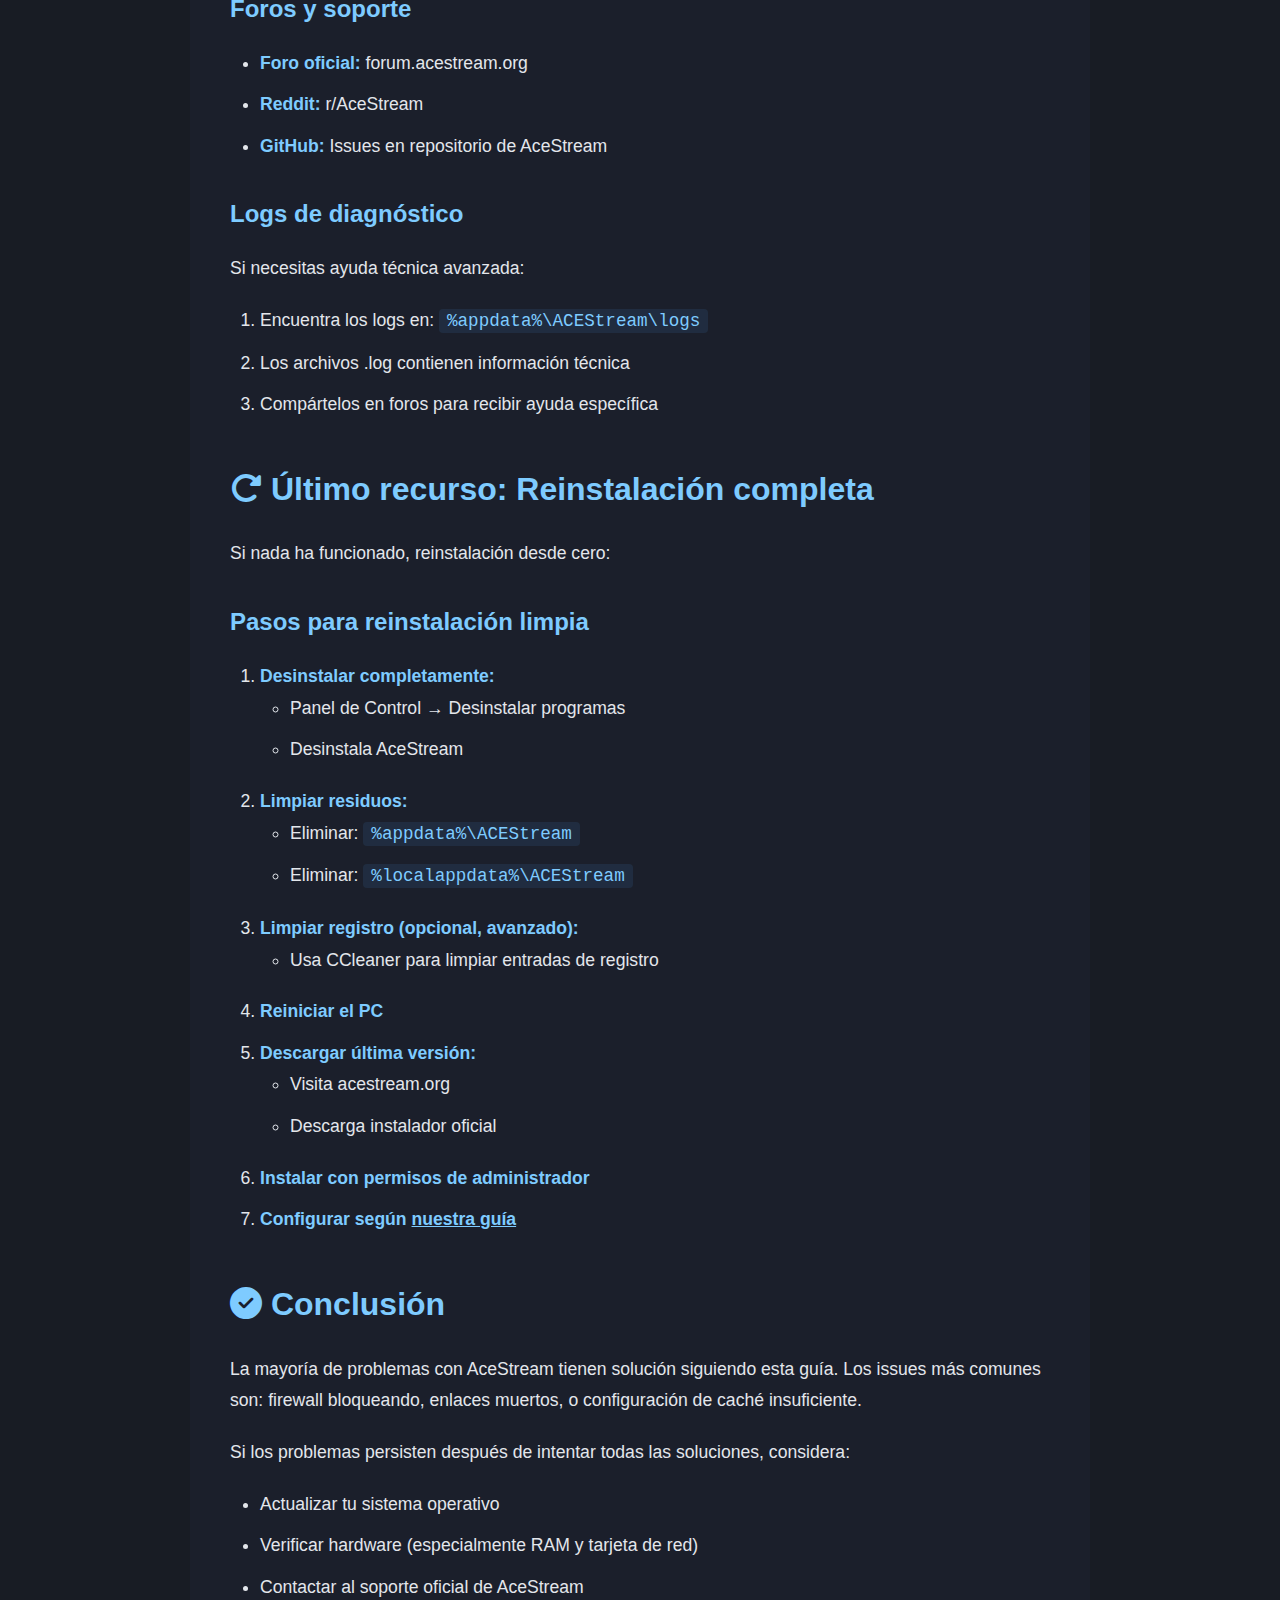
<file: blog/articulos/12-solucionar-problemas-acestream.html>
<!DOCTYPE html>
<html lang="es">
<head>
  <meta charset="UTF-8">
  <meta name="viewport" content="width=device-width,initial-scale=1.0">
  <title>Solucionar problemas comunes de AceStream - Blog Shickat</title>
  <link rel="icon" type="image/png" href="../../Web/Logos/logo_wiki.png">
  <link rel="stylesheet" href="../../Web/styles.css?v=8">
  <link rel="stylesheet" href="../styles.css">
  <link rel="stylesheet" href="https://cdnjs.cloudflare.com/ajax/libs/font-awesome/6.5.0/css/all.min.css">
</head>

<body>
  
  <div class="article-container">
    
    <div class="article-header">
      <div class="article-icon">
        <i class="fa-solid fa-wrench"></i>
      </div>
      <h1 class="article-title">Solucionar problemas comunes de AceStream</h1>
      <div class="article-meta">
        <span><i class="fa-regular fa-calendar"></i> 11 Febrero 2026</span>
        <span><i class="fa-regular fa-clock"></i> 12 minutos de lectura</span>
      </div>
      <div class="article-tags">
        <span class="tag">Problemas</span>
        <span class="tag">Soluciones</span>
        <span class="tag">AceStream</span>
      </div>
    </div>

    <div class="article-content">
      
      <p>¿Tienes problemas con AceStream? En esta guía completa encontrarás soluciones para los errores más comunes, desde problemas de instalación hasta issues de reproducción.</p>

      <h2><i class="fa-solid fa-circle-xmark"></i> AceStream Engine no inicia</h2>
      
      <h3>Síntomas</h3>
      <ul>
        <li>Al hacer clic en un enlace acestream:// no pasa nada</li>
        <li>Mensaje "AceStream Engine is not running"</li>
        <li>El icono de AceStream no aparece en la bandeja del sistema</li>
      </ul>

      <h3>Soluciones</h3>

      <h4>1. Verificar si está instalado correctamente</h4>
      <p><strong>Windows:</strong></p>
      <ol>
        <li>Abre el Menú Inicio</li>
        <li>Busca "Ace Stream"</li>
        <li>Si no aparece, reinstala desde <code>acestream.org</code></li>
      </ol>

      <p><strong>Mac:</strong></p>
      <ol>
        <li>Abre Finder → Applications</li>
        <li>Busca "Ace Stream"</li>
        <li>Si no está, reinstala el paquete .dmg</li>
      </ol>

      <h4>2. Iniciar manualmente el Engine</h4>
      <p><strong>Windows:</strong></p>
      <ol>
        <li>Ve a: <code>C:\Users\[TuUsuario]\AppData\Roaming\ACEStream\engine</code></li>
        <li>Ejecuta <code>ace_engine.exe</code></li>
        <li>Espera 10-15 segundos</li>
        <li>Deberías ver el icono en la bandeja del sistema</li>
      </ol>

      <p><strong>Alternativa (Windows):</strong></p>
      <ol>
        <li>Presiona Windows + R</li>
        <li>Escribe: <code>%appdata%\ACEStream\engine\ace_engine.exe</code></li>
        <li>Presiona Enter</li>
      </ol>

      <h4>3. Verificar procesos en ejecución</h4>
      <p><strong>Windows:</strong></p>
      <ol>
        <li>Presiona Ctrl + Shift + Esc (Administrador de tareas)</li>
        <li>Busca "ace_engine.exe"</li>
        <li>Si aparece pero no funciona, finaliza el proceso</li>
        <li>Vuelve a iniciar AceStream</li>
      </ol>

      <h4>4. Reinstalación limpia</h4>
      <ol>
        <li>Desinstala AceStream completamente</li>
        <li>Elimina la carpeta: <code>%appdata%\ACEStream</code></li>
        <li>Reinicia el PC</li>
        <li>Descarga la última versión de acestream.org</li>
        <li>Instala nuevamente</li>
      </ol>

      <h4>5. Problemas con antivirus/firewall</h4>
      <ul>
        <li>Algunos antivirus bloquean AceStream</li>
        <li>Añade <code>ace_engine.exe</code> a las excepciones</li>
        <li>Permite AceStream en el Firewall de Windows</li>
      </ul>

      <h2><i class="fa-solid fa-spinner"></i> Buffering infinito / No carga</h2>
      
      <h3>Síntomas</h3>
      <ul>
        <li>La rueda de carga gira indefinidamente</li>
        <li>"Prebuffering... 0%"</li>
        <li>El video nunca empieza</li>
      </ul>

      <h3>Causas comunes</h3>

      <h4>1. Enlace muerto o sin peers</h4>
      <p><strong>Verificación:</strong></p>
      <ul>
        <li>Mira la barra de estado de AceStream</li>
        <li>Si dice "0 peers" o "No sources", el enlace está muerto</li>
      </ul>
      <p><strong>Solución:</strong></p>
      <ul>
        <li>Prueba con otro enlace de tu lista</li>
        <li>Busca enlaces más recientes en <a href="./06-encontrar-enlaces-acestream.html" style="color: #7ecbff;">nuestras fuentes recomendadas</a></li>
        <li>Verifica que el evento ya ha comenzado</li>
      </ul>

      <h4>2. Conexión a internet lenta</h4>
      <p><strong>Verificación:</strong></p>
      <ol>
        <li>Haz un test de velocidad (speedtest.net)</li>
        <li>Para HD necesitas mínimo 5 Mbps</li>
        <li>Para FHD necesitas 10 Mbps o más</li>
      </ol>
      <p><strong>Soluciones:</strong></p>
      <ul>
        <li>Cierra otras aplicaciones que usen internet</li>
        <li>Desconecta otros dispositivos del WiFi</li>
        <li>Usa cable Ethernet en lugar de WiFi</li>
        <li>Busca enlaces de menor calidad (720p en lugar de 1080p)</li>
      </ul>

      <h4>3. Firewall bloqueando conexiones</h4>
      <p><strong>Windows Firewall:</strong></p>
      <ol>
        <li>Panel de Control → Sistema y seguridad → Firewall de Windows</li>
        <li>Configuración avanzada</li>
        <li>Reglas de entrada → Nueva regla</li>
        <li>Programa → <code>ace_engine.exe</code></li>
        <li>Permitir conexión</li>
      </ol>

      <h4>4. Puerto bloqueado</h4>
      <p><strong>Cambiar puerto en AceStream:</strong></p>
      <ol>
        <li>Abre AceStream</li>
        <li>Preferencias → Red</li>
        <li>Cambia el puerto (por defecto 8621)</li>
        <li>Prueba con: 6881, 8080, o 50000</li>
        <li>Reinicia AceStream</li>
      </ol>

      <h4>5. ISP bloqueando tráfico P2P</h4>
      <p><strong>Solución:</strong></p>
      <ul>
        <li>Usa una VPN (ver <a href="./08-seguridad-streaming.html" style="color: #7ecbff;">nuestra guía de seguridad</a>)</li>
        <li>La VPN encriptará el tráfico y evitará el bloqueo</li>
      </ul>

      <h2><i class="fa-solid fa-video-slash"></i> Video entrecortado / Lag</h2>
      
      <h3>Síntomas</h3>
      <ul>
        <li>El video se pausa constantemente</li>
        <li>Audio y video no sincronizados</li>
        <li>Saltos en la reproducción</li>
      </ul>

      <h3>Soluciones</h3>

      <h4>1. Aumentar tamaño de caché</h4>
      <p>La caché almacena video en memoria para reproducción fluida:</p>
      <ol>
        <li>Abre AceStream</li>
        <li>Herramientas → Preferencias</li>
        <li>Busca "Cache" o "Buffer"</li>
        <li>Aumenta a 2-4 GB (si tienes suficiente RAM)</li>
        <li>Guarda y reinicia AceStream</li>
      </ol>

      <div class="note">
        <strong><i class="fa-solid fa-memory"></i> Recomendaciones de caché:</strong>
        <ul>
          <li>8 GB RAM → Caché 1-2 GB</li>
          <li>16 GB RAM → Caché 2-4 GB</li>
          <li>32 GB RAM → Caché 4-6 GB</li>
        </ul>
      </div>

      <h4>2. Ajustar configuración de red</h4>
      <ol>
        <li>Preferencias → Red</li>
        <li>Aumenta "Máximo de conexiones": 100-200</li>
        <li>Límite de subida: Deja automático o limita a 1-2 MB/s</li>
        <li>Activar UPnP y NAT-PMP</li>
      </ol>

      <h4>3. Cambiar reproductor</h4>
      <p>El reproductor por defecto puede no ser óptimo:</p>
      <ol>
        <li>Descarga VLC Media Player</li>
        <li>En AceStream: Preferencias → Reproductor</li>
        <li>Selecciona VLC como reproductor externo</li>
        <li>Prueba de nuevo</li>
      </ol>

      <h4>4. Desactivar aceleración por hardware</h4>
      <p>Puede causar problemas en algunas tarjetas gráficas:</p>
      <ol>
        <li>En VLC: Herramientas → Preferencias</li>
        <li>Input/Codecs → Hardware-accelerated decoding</li>
        <li>Cambia a "Disable"</li>
        <li>Reinicia VLC</li>
      </ol>

      <h4>5. Priorizar proceso de AceStream</h4>
      <p><strong>Windows:</strong></p>
      <ol>
        <li>Administrador de tareas (Ctrl + Shift + Esc)</li>
        <li>Busca "ace_engine.exe"</li>
        <li>Clic derecho → Ir a detalles</li>
        <li>Clic derecho → Establecer prioridad → Alta</li>
      </ol>

      <h2><i class="fa-solid fa-volume-xmark"></i> Sin audio o audio desincronizado</h2>
      
      <h3>Soluciones</h3>

      <h4>1. Verificar pista de audio</h4>
      <ol>
        <li>En el reproductor: Audio → Pista de audio</li>
        <li>Prueba las diferentes pistas disponibles</li>
        <li>Algunos streams tienen múltiples idiomas</li>
      </ol>

      <h4>2. Ajustar sincronización de audio</h4>
      <p><strong>En VLC:</strong></p>
      <ol>
        <li>Herramientas → Ajustes de pista</li>
        <li>Sincronización de audio</li>
        <li>Ajusta manualmente (+ o - milisegundos)</li>
        <li>O usa atajos: "J" adelanta, "K" retrasa</li>
      </ol>

      <h4>3. Cambiar dispositivo de salida</h4>
      <ol>
        <li>Audio → Dispositivo de salida</li>
        <li>Prueba con diferentes opciones</li>
        <li>DirectX o Windows WASAPI suelen funcionar mejor</li>
      </ol>

      <h4>4. Actualizar codecs</h4>
      <ul>
        <li>Descarga K-Lite Codec Pack</li>
        <li>Instala la versión básica</li>
        <li>Reinicia el PC</li>
        <li>Prueba de nuevo</li>
      </ul>

      <h2><i class="fa-solid fa-mobile-screen"></i> Problemas en Android</h2>
      
      <h3>"App keeps stopping" / La app se cierra</h3>

      <h4>Solución 1: Limpiar caché y datos</h4>
      <ol>
        <li>Configuración → Aplicaciones</li>
        <li>Busca AceStream</li>
        <li>Almacenamiento → Borrar caché</li>
        <li>Borrar datos (perderás ajustes)</li>
        <li>Reinicia la app</li>
      </ol>

      <h4>Solución 2: Verificar permisos</h4>
      <ol>
        <li>Configuración → Aplicaciones → AceStream</li>
        <li>Permisos</li>
        <li>Activa Almacenamiento</li>
        <li>Considera activar otros permisos necesarios</li>
      </ol>

      <h4>Solución 3: Desactivar optimización de batería</h4>
      <ol>
        <li>Configuración → Batería</li>
        <li>Optimización de batería</li>
        <li>Busca AceStream</li>
        <li>Selecciona "No optimizar"</li>
      </ol>

      <h4>Solución 4: Reinstalar APK</h4>
      <ol>
        <li>Desinstala AceStream</li>
        <li>Descarga la última versión desde acestream.org o APKMirror</li>
        <li>Instala nuevamente</li>
      </ol>

      <h3>No se reproduce nada / Pantalla negra</h3>

      <h4>Solución 1: Cambiar reproductor</h4>
      <ol>
        <li>En AceStream: Configuración</li>
        <li>Reproductor predeterminado</li>
        <li>Prueba con MX Player, VLC, o el reproductor integrado</li>
      </ol>

      <h4>Solución 2: Verificar Engine</h4>
      <ol>
        <li>Asegúrate de tener instalado "AceStream Engine" (app separada)</li>
        <li>Inicia Engine manualmente antes de usar AceStream</li>
      </ol>

      <h3>Consumo excesivo de batería</h3>

      <h4>Soluciones:</h4>
      <ul>
        <li>Reduce la calidad del stream (usa 720p en lugar de 1080p)</li>
        <li>Limita la subida en configuración (Settings → Upload limit)</li>
        <li>Reduce la caché asignada</li>
        <li>Cierra la app completamente cuando termines (no la dejes en segundo plano)</li>
      </ul>

      <h2><i class="fa-solid fa-link-slash"></i> "Content ID not found"</h2>
      
      <h3>Causas</h3>
      <ul>
        <li>El ID del contenido introdujiste mal</li>
        <li>El enlace está muerto o ya no existe</li>
        <li>Problemas de conexión con la red de AceStream</li>
      </ul>

      <h3>Soluciones</h3>

      <h4>1. Verificar el ID</h4>
      <ul>
        <li>Revisa que copiaste los 40 caracteres completos</li>
        <li>No debe tener espacios al inicio o final</li>
        <li>Formato correcto: <code>0b01aa547fad30e605e59eec5d5fe582b2c3e6c6</code></li>
      </ul>

      <h4>2. Probar con otro enlace</h4>
      <ul>
        <li>Si el ID no funciona, el contenido puede haber sido eliminado</li>
        <li>Busca enlaces alternativos en <a href="../../Web/index.html" style="color: #7ecbff;">Wiki Shickat</a></li>
      </ul>

      <h4>3. Verificar conexión</h4>
      <ul>
        <li>Comprueba que tienes internet</li>
        <li>Desactiva VPN temporalmente para probar</li>
        <li>Revisa que el firewall no bloquea AceStream</li>
      </ul>

      <h2><i class="fa-solid fa-gauge"></i> Baja velocidad de descarga</h2>
      
      <h3>Si el indicador muestra pocos KB/s:</h3>

      <h4>1. Esperar más tiempo</h4>
      <ul>
        <li>Al inicio la conexión puede ser lenta</li>
        <li>Dale 1-2 minutos para que se estabilice</li>
        <li>La velocidad debería aumentar gradualmente</li>
      </ul>

      <h4>2. Verificar peers disponibles</h4>
      <ul>
        <li>Mira cuántos peers hay conectados</li>
        <li>Menos de 10 peers = posibles problemas</li>
        <li>Más de 50 peers = debería funcionar bien</li>
      </ul>

      <h4>3. Cambiar servidor DNS</h4>
      <ol>
        <li>Configuración de red de Windows</li>
        <li>Propiedades del adaptador de red</li>
        <li>IPv4 → Propiedades</li>
        <li>DNS: 8.8.8.8 y 8.8.4.4 (Google)</li>
      </ol>

      <h4>4. Abrir puertos en el router</h4>
      <p>Usuarios avanzados:</p>
      <ol>
        <li>Accede a la configuración de tu router (generalmente 192.168.1.1)</li>
        <li>Busca "Port Forwarding" o "Redirección de puertos"</li>
        <li>Abre el puerto 8621 (TCP y UDP)</li>
        <li>Apunta a la IP local de tu PC</li>
      </ol>

      <h2><i class="fa-solid fa-circle-exclamation"></i> Otros problemas comunes</h2>
      
      <h3>"Transcoding error"</h3>
      <p><strong>Solución:</strong></p>
      <ul>
        <li>Desactiva la opción de transcoding en preferencias</li>
        <li>Usa un reproductor externo (VLC)</li>
        <li>Actualiza AceStream a la última versión</li>
      </ul>

      <h3>"Failed to start HTTP API"</h3>
      <p><strong>Solución:</strong></p>
      <ol>
        <li>El puerto 6878 está ocupado por otra aplicación</li>
        <li>Cierra otros programas que usen ese puerto</li>
        <li>Reinicia el PC</li>
        <li>Cambia el puerto en configuración de AceStream</li>
      </ol>

      <h3>Calidad inferior a la anunciada</h3>
      <p><strong>Posibles causas:</strong></p>
      <ul>
        <li>La fuente original no es la calidad indicada</li>
        <li>Tu conexión no soporta el bitrate</li>
        <li>Pocos peers con buena conexión</li>
      </ul>
      <p><strong>Solución:</strong></p>
      <ul>
        <li>Prueba con otro enlace</li>
        <li>Lee comentarios de otros usuarios sobre calidad</li>
      </ul>

      <h3>Pantalla verde o artefactos visuales</h3>
      <p><strong>Soluciones:</strong></p>
      <ol>
        <li>Desactiva aceleración por hardware</li>
        <li>Actualiza drivers de la tarjeta gráfica</li>
        <li>Cambia a VLC como reproductor</li>
        <li>En VLC: Preferencias → Video → Output → Cambiar módulo</li>
      </ol>

      <h2><i class="fa-solid fa-shield-halved"></i> Problemas de seguridad</h2>
      
      <h3>Antivirus detecta AceStream como amenaza</h3>
      <p><strong>Falso positivo común:</strong></p>
      <ul>
        <li>Algunos antivirus detectan P2P como potencial amenaza</li>
        <li>Descarga solo desde acestream.org (oficial)</li>
        <li>Añade excepciones en tu antivirus</li>
      </ul>

      <h3>IP expuesta</h3>
      <p><strong>Solución:</strong></p>
      <ul>
        <li>Usa siempre una VPN al usar AceStream</li>
        <li>Lee nuestra <a href="./08-seguridad-streaming.html" style="color: #7ecbff;">guía de seguridad completa</a></li>
      </ul>

      <h2><i class="fa-solid fa-list-check"></i> Checklist de diagnóstico</h2>
      
      <p>Si nada funciona, ejecuta este checklist completo:</p>

      <div class="note">
        <strong><i class="fa-solid fa-clipboard-list"></i> Verificación sistemática:</strong>
        <ol>
          <li>✅ AceStream instalado desde fuente oficial</li>
          <li>✅ AceStream Engine en ejecución (icono en bandeja)</li>
          <li>✅ Conexión a internet funcional (5+ Mbps)</li>
          <li>✅ Firewall con excepción para AceStream</li>
          <li>✅ Antivirus no bloqueando ace_engine.exe</li>
          <li>✅ Puerto 8621 abierto</li>
          <li>✅ Enlace válido con peers activos</li>
          <li>✅ Suficiente RAM disponible (2+ GB libres)</li>
          <li>✅ Caché configurada correctamente (2-4 GB)</li>
          <li>✅ Sistema operativo y AceStream actualizados</li>
        </ol>
      </div>

      <h2><i class="fa-solid fa-life-ring"></i> Recursos adicionales</h2>
      
      <h3>Foros y soporte</h3>
      <ul>
        <li><strong>Foro oficial:</strong> forum.acestream.org</li>
        <li><strong>Reddit:</strong> r/AceStream</li>
        <li><strong>GitHub:</strong> Issues en repositorio de AceStream</li>
      </ul>

      <h3>Logs de diagnóstico</h3>
      <p>Si necesitas ayuda técnica avanzada:</p>
      <ol>
        <li>Encuentra los logs en: <code>%appdata%\ACEStream\logs</code></li>
        <li>Los archivos .log contienen información técnica</li>
        <li>Compártelos en foros para recibir ayuda específica</li>
      </ol>

      <h2><i class="fa-solid fa-rotate-right"></i> Último recurso: Reinstalación completa</h2>
      
      <p>Si nada ha funcionado, reinstalación desde cero:</p>

      <h3>Pasos para reinstalación limpia</h3>
      <ol>
        <li><strong>Desinstalar completamente:</strong>
          <ul>
            <li>Panel de Control → Desinstalar programas</li>
            <li>Desinstala AceStream</li>
          </ul>
        </li>
        <li><strong>Limpiar residuos:</strong>
          <ul>
            <li>Eliminar: <code>%appdata%\ACEStream</code></li>
            <li>Eliminar: <code>%localappdata%\ACEStream</code></li>
          </ul>
        </li>
        <li><strong>Limpiar registro (opcional, avanzado):</strong>
          <ul>
            <li>Usa CCleaner para limpiar entradas de registro</li>
          </ul>
        </li>
        <li><strong>Reiniciar el PC</strong></li>
        <li><strong>Descargar última versión:</strong>
          <ul>
            <li>Visita acestream.org</li>
            <li>Descarga instalador oficial</li>
          </ul>
        </li>
        <li><strong>Instalar con permisos de administrador</strong></li>
        <li><strong>Configurar según <a href="./01-instalar-acestream.html" style="color: #7ecbff;">nuestra guía</a></strong></li>
      </ol>

      <h2><i class="fa-solid fa-circle-check"></i> Conclusión</h2>
      
      <p>La mayoría de problemas con AceStream tienen solución siguiendo esta guía. Los issues más comunes son: firewall bloqueando, enlaces muertos, o configuración de caché insuficiente.</p>

      <p>Si los problemas persisten después de intentar todas las soluciones, considera:</p>
      <ul>
        <li>Actualizar tu sistema operativo</li>
        <li>Verificar hardware (especialmente RAM y tarjeta de red)</li>
        <li>Contactar al soporte oficial de AceStream</li>
        <li>Buscar ayuda en comunidades especializadas</li>
      </ul>

      <div class="note">
        <strong><i class="fa-solid fa-link"></i> Artículos relacionados:</strong>
        <ul>
          <li><a href="./01-instalar-acestream.html" style="color: #7ecbff;">Guía de instalación de AceStream</a></li>
          <li><a href="./03-que-es-acestream.html" style="color: #7ecbff;">¿Qué es AceStream?</a></li>
          <li><a href="./08-seguridad-streaming.html" style="color: #7ecbff;">Seguridad al usar streaming</a></li>
          <li><a href="./06-encontrar-enlaces-acestream.html" style="color: #7ecbff;">Dónde encontrar enlaces</a></li>
        </ul>
      </div>

      <a href="../index.html" class="back-button">
        <i class="fa-solid fa-arrow-left"></i> Volver al Blog
      </a>

    </div>

  </div>

</body>
</html>
</file>
<file: Web/styles.css>
body {
  background: #181c24;
  font-family: 'Segoe UI', Arial, sans-serif;
  margin: 0;
  padding: 0;
  min-height: 100vh;
  color: #e3e6eb;
  box-sizing: border-box;
  width: 100vw;
  overflow-x: hidden;
}
header {
  background: transparent;
  padding: 32px 0 12px 0;
  text-align: center;
  position: relative;
  display: flex;
  flex-direction: column;
  align-items: center;
}
h1 {
  margin: 0 0 18px 0;
  font-size: 2.4rem;
  color: #7ecbff;
  font-weight: 800;
  letter-spacing: 2px;
  text-align: center;
}
.buscador-wrapper {
  position: relative;
  width: 320px;
  max-width: 90vw;
  margin: 0 auto 10px auto;
  display: flex;
  align-items: center;
  background: #23273a;
  border-radius: 8px;
  box-shadow: 0 2px 8px #0002;
}
.filter-wrapper {
  margin-top: 12px;
  display: flex;
  flex-direction: row;
  justify-content: center;
  align-items: center;
  gap: 12px;
  padding: 10px 16px;
  background: rgba(35, 39, 58, 0.5);
  border-radius: 8px;
}

.filter-wrapper > label:first-child {
  font-weight: 700;
  color: #7ecbff;
  font-size: 0.95rem;
  margin: 0;
  white-space: nowrap;
}

.language-checkboxes {
  display: flex;
  flex-wrap: wrap;
  gap: 8px;
  align-items: center;
}

.language-checkbox-group {
  display: inline-flex;
  align-items: center;
  gap: 0;
  background: transparent;
  padding: 0;
  border-radius: 6px;
  border: 1px solid #232a36;
  cursor: pointer;
  transition: all 0.2s;
  user-select: none;
}

.language-checkbox-group:hover {
  border-color: #4eaaff;
}

.language-checkbox-group input[type="checkbox"] {
  display: none;
}

.language-checkbox-group label {
  margin: 0;
  padding: 6px 10px;
  font-weight: 600;
  font-size: 1.1rem;
  color: #e3e6eb;
  cursor: pointer;
  display: flex;
  align-items: center;
  justify-content: center;
}

.language-checkbox-group label img {
  width: 24px;
  height: 24px;
  object-fit: contain;
  display: block;
}

.language-checkbox-group input[type="checkbox"]:checked + label {
  background: #4eaaff;
  color: #fff;
  border-radius: 6px;
}

/* Estilos para filtro de categorías */
#category-filter-wrapper {
  margin-top: 12px;
  display: flex;
  flex-direction: row;
  justify-content: center;
  align-items: center;
  gap: 12px;
  padding: 10px 16px;
  background: rgba(35, 39, 58, 0.5);
  border-radius: 8px;
}

#category-filter-wrapper > label {
  font-weight: 700;
  color: #7ecbff;
  font-size: 0.95rem;
  margin: 0;
  white-space: nowrap;
}

.category-checkboxes {
  display: flex;
  flex-wrap: wrap;
  gap: 8px;
  align-items: center;
}

.category-checkbox-group {
  display: inline-flex;
  align-items: center;
  gap: 0;
  background: transparent;
  padding: 0;
  border-radius: 6px;
  border: 1px solid #232a36;
  cursor: pointer;
  transition: all 0.2s;
  user-select: none;
}

.category-checkbox-group:hover {
  border-color: #4eaaff;
}

.category-checkbox-group input[type="radio"] {
  display: none;
}

.category-checkbox-group label {
  margin: 0;
  padding: 6px 12px;
  font-weight: 600;
  font-size: 0.95rem;
  color: #e3e6eb;
  cursor: pointer;
  display: flex;
  align-items: center;
  justify-content: center;
  white-space: nowrap;
}

.category-checkbox-group input[type="radio"]:checked + label {
  background: #ffa500;
  color: #fff;
  border-radius: 6px;
}

.lang-badges {
  display: flex;
  gap: 6px;
  align-items: center;
  margin-left: 0;
  flex-wrap: wrap;
}

.lang-badge {
  font-size: 1rem;
  padding: 2px 6px;
  border-radius: 6px;
  background: rgba(255,255,255,0.03);
  border: 1px solid rgba(255,255,255,0.03);
}

.flag-badge {
  width: 28px;
  height: 28px;
  object-fit: contain;
  display: block;
  flex-shrink: 0;
}

/* Mensaje cuando no hay resultados */
.no-results {
  display: none;
  text-align: center;
  padding: 28px 18px;
  margin: 12px auto;
  border-radius: 8px;
  background: rgba(35,39,58,0.6);
  color: #e3e6eb;
}
.no-results-text {
  font-weight: 700;
  color: #ffccd5;
  margin: 0 0 12px 0;
}
.clear-filters-btn {
  background: #4eaaff;
  color: #fff;
  border: none;
  padding: 8px 14px;
  border-radius: 6px;
  cursor: pointer;
  font-weight: 700;
}
.clear-filters-btn:hover {
  opacity: 0.95;
}

/* Media queries para resoluciones pequeñas */
@media (max-width: 768px) {
  /* Filtro de idiomas: mostrar en línea con el label */
  #filter-wrapper {
    flex-direction: row;
    justify-content: flex-start;
    padding: 8px 12px;
    margin-left: 12px;
    margin-right: 12px;
  }

  #filter-wrapper > label:first-child {
    min-width: fit-content;
    margin-right: 8px;
  }

  .language-checkboxes {
    gap: 4px;
  }

  /* Filtro de categorías: centrado */
  #category-filter-wrapper {
    flex-direction: column;
    gap: 10px;
    padding: 10px 12px;
    margin-left: 12px;
    margin-right: 12px;
  }

  #category-filter-wrapper > label {
    width: 100%;
    text-align: center;
  }

  .category-checkboxes {
    width: 100%;
    justify-content: center;
    gap: 6px;
  }
}

@media (max-width: 480px) {
  /* Aún más compacto en móviles */
  #filter-wrapper {
    padding: 6px 10px;
    margin-left: 10px;
    margin-right: 10px;
  }

  #filter-wrapper > label:first-child {
    font-size: 0.85rem;
  }

  .language-checkboxes {
    gap: 3px;
  }

  .language-checkbox-group label {
    padding: 4px 6px;
  }

  .language-checkbox-group label img {
    width: 18px;
    height: 18px;
  }

  #category-filter-wrapper {
    padding: 8px 10px;
    margin-left: 10px;
    margin-right: 10px;
  }

  #category-filter-wrapper > label {
    font-size: 0.85rem;
  }

  .category-checkboxes {
    gap: 4px;
  }

  .category-checkbox-group label {
    padding: 5px 10px;
    font-size: 0.85rem;
  }
}

#buscador {
  width: 100%;
  padding: 10px 38px 10px 14px;
  border: none;
  border-radius: 8px;
  background: transparent;
  color: #7ecbff;
  font-size: 1rem;
  outline: none;
  font-weight: 500;
  letter-spacing: 0.5px;
}
.buscador-wrapper .fa-magnifying-glass {
  position: absolute;
  right: 12px;
  color: #4eaaff;
  font-size: 1.1rem;
  pointer-events: none;
}
#buscador::placeholder {
  color: #5ea0ff99;
  font-weight: 400;
  letter-spacing: 0.5px;
}
.main-content {
  width: 100vw;
  max-width: 100vw;
  display: flex;
  flex-direction: column;
  align-items: center;
  box-sizing: border-box;
  overflow-x: hidden;
}

.category-section {
  width: 100%;
  max-width: 700px;
  padding: 0 8px;
  box-sizing: border-box;
  display: flex;
  flex-direction: column;
  margin-bottom: 30px;
}

.category-title {
  font-size: 1.4rem;
  color: #7ecbff;
  font-weight: 800;
  letter-spacing: 1px;
  margin: 20px 0 16px 0;
  text-align: center;
  border-bottom: 2px solid #4eaaff;
  padding-bottom: 10px;
}
.canal-list {
  width: 100%;
  max-width: 700px;
  display: flex;
  flex-direction: column;
  gap: 28px;
  padding: 0 8px 40px 8px;
  box-sizing: border-box;
}
.canal-card {
  background: #23273a;
  border-radius: 14px;
  box-shadow: 0 4px 24px rgba(30,40,80,0.13);
  padding: 24px 5vw 22px 5vw;
  display: flex;
  flex-direction: column;
  gap: 16px;
  border-left: 5px solid #4eaaff;
  border-right: 0;
  border-top: 0;
  border-bottom: 0;
  position: relative;
  transition: box-shadow 0.18s, transform 0.18s, background 0.18s;
  box-sizing: border-box;
  max-width: 100%;
  min-width: 0;
  overflow-wrap: break-word;
}

.canal-header {
  display: flex;
  align-items: center;
  gap: 10px;
  flex-wrap: wrap;
  width: 100%;
}
.canal-nombre {
  font-size: 1.13rem;
  font-weight: 700;
  color: #7ecbff;
  letter-spacing: 0.5px;
  margin-bottom: 0;
  text-shadow: 0 1px 4px #1a223355;
  display: flex;
  align-items: center;
  gap: 6px;
  flex-shrink: 0;
  white-space: nowrap;
  margin-right: 4px;
}

.canal-nombre i {
  font-size: 1rem;
  color: #4eaaff;
}
.canal-link-row {
  background: #1a1e2a;
  padding: 8px 12px;
  border-radius: 7px;
  width: 100%;
  max-width: 100%;
  min-width: 0;
  font-size: 0.99rem;
  border: 1px solid #232a36;
  box-shadow: 0 1px 4px #0001;
  margin-bottom: 2px;
  display: flex;
  align-items: flex-start;
  gap: 8px;
  box-sizing: border-box;
}
.site-link {
  color: #4eaaff;
  text-decoration: none;
  word-break: break-word;
  font-weight: 500;
  transition: color 0.2s;
  display: grid;
  grid-template-columns: auto 1fr;
  align-items: start;
  gap: 7px;
  font-size: 1rem;
  width: 100%;
}

.site-link i {
  grid-column: 1;
  grid-row: 1 / -1;
  flex-shrink: 0;
  margin-top: 2px;
}

.site-link:hover {
  color: #90caf9;
}
.acestream-link {
  color: #4eaaff;
  text-decoration: none;
  word-break: break-word;
  font-weight: 500;
  transition: color 0.2s;
  display: grid;
  grid-template-columns: auto 1fr;
  align-items: start;
  gap: 7px;
  font-size: 1rem;
  width: 100%;
}

.acestream-link i {
  grid-column: 1;
  grid-row: 1 / -1;
  flex-shrink: 0;
  margin-top: 2px;
}

.acestream-link:hover {
  color: #90caf9;
}
.acestream-link,
.acestream-link:hover,
.acestream-link:active,
.acestream-link:focus {
  text-decoration: none !important;
  outline: none;
}
.canal-actions {
  display: flex;
  gap: 10px;
  margin-top: 2px;
  flex-wrap: wrap;
}
.canal-btn {
  background: #4eaaff;
  color: #fff;
  border: none;
  border-radius: 7px;
  padding: 6px 14px;
  font-size: 0.92rem;
  cursor: pointer;
  transition: background 0.18s, box-shadow 0.18s, transform 0.13s;
  outline: none;
  font-weight: 600;
  display: flex;
  align-items: center;
  gap: 7px;
  box-shadow: 0 1px 4px rgba(78,170,255,0.08);
  letter-spacing: 0.2px;
}
.canal-btn:hover {
  background: #388be0;
  box-shadow: 0 2px 8px rgba(78,170,255,0.18);
  transform: translateY(-1px) scale(1.04);
}
.canal-btn .fa-solid {
  font-size: 1em;
}
.notification {
  position: fixed;
  left: 50%;
  bottom: 24px;
  transform: translateX(-50%) translateY(40px) scale(0.98);
  background: linear-gradient(90deg, #232a36 70%, #4eaaff 130%);
  color: #fff;
  padding: 10px 18px;
  border-radius: 999px;
  font-size: 0.98rem;
  font-weight: 600;
  opacity: 0;
  pointer-events: none;
  transition: opacity 0.28s, transform 0.28s;
  z-index: 1000;
  box-shadow: 0 8px 30px rgba(30,40,80,0.22), 0 2px 8px rgba(30,40,80,0.10);
  display: inline-flex;
  align-items: center;
  gap: 10px;
  max-width: 90vw;
  border: 1px solid rgba(78,170,255,0.18);
}
.notification.show {
  opacity: 1;
  pointer-events: auto;
  transform: translateX(-50%) translateY(0) scale(1);
}
.notification .fa-check-circle {
  color: #7ecbff;
  font-size: 1.2em;
}

@media (max-width: 600px) {
  .notification {
    bottom: 14px;
    padding: 8px 12px;
    font-size: 0.9rem;
    gap: 8px;
  }
  .notification .fa-check-circle {
    font-size: 1rem;
  }
}

/* Theme toggle button - nuevo estilo tipo material */
.theme-toggle {
  display: flex;
  align-items: center;
  gap: 8px;
  z-index: 10;
  cursor: pointer;
  user-select: none;
}
.theme-toggle .fa-moon {
  color: #4eaaff;
  font-size: 1.2em;
  transition: color 0.2s;
}
.theme-toggle .fa-sun {
  color: #ffd700;
  font-size: 1.2em;
  transition: color 0.2s;
}
.toggle-slider {
  width: 44px;
  height: 22px;
  background: #bdbdbd;
  border-radius: 11px;
  position: relative;
  transition: background 0.3s;
  box-shadow: 0 1px 4px #0001;
  flex-shrink: 0;
}
.toggle-ball {
  position: absolute;
  top: 2px;
  left: 2px;
  width: 18px;
  height: 18px;
  background: #f3f3f3;
  border-radius: 50%;
  box-shadow: 0 1px 4px #0002;
  transition: left 0.25s cubic-bezier(.4,2,.6,1), background 0.25s;
}
.theme-toggle.active .toggle-slider {
  background: #4eaaff;
}
.theme-toggle.active .toggle-ball {
  left: 24px;
  background: #fff;
}
.theme-toggle .fa-moon {
  opacity: 1;
}
.theme-toggle .fa-sun {
  opacity: 1;
}
@media (max-width: 600px) {
  .theme-toggle {
    gap: 5px;
  }
  .toggle-slider {
    width: 34px;
    height: 16px;
  }
  .toggle-ball {
    width: 12px;
    height: 12px;
    top: 2px;
    left: 2px;
  }
  .theme-toggle.active .toggle-ball {
    left: 16px;
  }
  .theme-toggle .fa-moon,
  .theme-toggle .fa-sun {
    font-size: 1em;
  }
  .form-btn {
    font-size: 0.93rem;
    padding: 7px 10vw;
    min-width: 0;
    width: 90vw;
    max-width: 100%;
    margin: 10px auto 0 auto;
    justify-content: center;
    box-sizing: border-box;
  }
  .form-btn .fa-bug {
    font-size: 1.1em;
  }
}
/* Light theme */
.light-theme {
  --bg: #f3f6fb;         /* Fondo general, un poco más oscuro que blanco */
  --header-bg: #f3f6fb;  /* Fondo del header igual que el fondo general */
  --text: #23273a;
  --card-bg: #fff;       /* Tarjetas blancas */
  --card-border: #b3d1ff;
  --link: #1976d2;
  --link-hover: #388be0;
  --input-bg: #e3e6eb;
  --input-text: #23273a;
  --btn-bg: #1976d2;
  --btn-hover: #388be0;
  --notif-bg: #e3e6eb;
  --notif-border: #1976d2;
  --notif-text: #23273a;
}
.light-theme body {
  background: var(--bg) !important;
  color: var(--text);
}
.light-theme header {
  background: var(--header-bg) !important;
}
.light-theme .main-content {
  background: var(--bg) !important;
}
.light-theme .canal-card {
  background: var(--card-bg); /* Blanco puro para las tarjetas */
  border-left: 5px solid var(--card-border);
  color: var(--text);
  box-shadow: 0 4px 24px #b3d1ff33;
}
.light-theme .canal-nombre {
  color: var(--text);
  text-shadow: none;
}
.light-theme .canal-link-row {
  background: var(--input-bg);
  border: 1px solid #b3d1ff;
}
.light-theme .acestream-link {
  color: var(--link);
}
.light-theme .acestream-link:hover {
  color: var(--link-hover);
}
.light-theme .canal-btn {
  background: var(--btn-bg);
  color: #fff;
}
.light-theme .canal-btn:hover {
  background: var(--btn-hover);
}
.light-theme .form-btn {
  background: var(--btn-bg);
  color: #fff;
}
.light-theme .form-btn:hover {
  background: var(--btn-hover);
}
.light-theme .buscador-wrapper {
  background: var(--input-bg);
  box-shadow: 0 2px 8px #b3d1ff33;
}
.light-theme #buscador {
  background: transparent;
  color: var(--input-text);
}
.light-theme #buscador::placeholder {
  color: #1976d299;
}
.light-theme .notification {
  background: linear-gradient(90deg, var(--notif-bg) 70%, #b3d1ff 130%);
  color: var(--notif-text);
  border: 1.5px solid var(--notif-border);
}
.light-theme .notification .fa-check-circle {
  color: var(--btn-bg);
}

/* Light theme para filtro de idioma */
.light-theme .filter-wrapper {
  background: rgba(179, 209, 255, 0.2);
  border: 1px solid #b3d1ff;
}

.light-theme .filter-wrapper > label:first-child {
  color: #1976d2;
}

.light-theme .language-checkbox-group {
  border: 1px solid #b3d1ff;
  color: #23273a;
}

.light-theme .language-checkbox-group:hover {
  border-color: #1976d2;
}

.light-theme .language-checkbox-group label {
  color: #23273a;
}

.light-theme .language-checkbox-group label i {
  color: inherit;
}

.light-theme .language-checkbox-group input[type="checkbox"]:checked + label {
  background: #1976d2;
  color: #fff;
  border-radius: 6px;
}

.light-theme #category-filter-wrapper {
  background: rgba(179, 209, 255, 0.2);
  border: 1px solid #b3d1ff;
}

.light-theme #category-filter-wrapper > label {
  color: #1976d2;
}

.light-theme .category-checkbox-group {
  border: 1px solid #b3d1ff;
  color: #23273a;
}

.light-theme .category-checkbox-group:hover {
  border-color: #1976d2;
}

.light-theme .category-checkbox-group label {
  color: #23273a;
}

.light-theme .category-checkbox-group input[type="radio"]:checked + label {
  background: #1976d2;
  color: #fff;
  border-radius: 6px;
}

/* Light theme: ajustar mensaje No Results */
.light-theme .no-results {
  background: rgba(179,209,255,0.12);
  color: #23273a;
  border: 1px solid #b3d1ff;
}
.light-theme .no-results-text {
  color: #1976d2;
}
.light-theme .clear-filters-btn {
  background: #1976d2;
  color: #fff;
  border: none;
}
.light-theme .clear-filters-btn:hover {
  opacity: 0.95;
}

/* Dark theme para filtro y categorías */
.dark-theme .filter-wrapper {
  background: rgba(35, 39, 58, 0.5);
  border: 1px solid #232a36;
}

.dark-theme .filter-wrapper label {
  color: #7ecbff;
}

.dark-theme .language-checkbox-group {
  background: #1a1e2a;
  border: 1px solid #232a36;
  color: #e3e6eb;
}

.dark-theme .language-checkbox-group:hover {
  background: #232a36;
  border-color: #4eaaff;
}

.dark-theme .language-checkbox-group label {
  color: #e3e6eb;
}

.dark-theme #category-filter-wrapper {
  background: rgba(35, 39, 58, 0.5);
  border: 1px solid #232a36;
}

.dark-theme #category-filter-wrapper > label {
  color: #7ecbff;
}

.dark-theme .category-checkbox-group {
  background: #1a1e2a;
  border: 1px solid #232a36;
  color: #e3e6eb;
}

.dark-theme .category-checkbox-group:hover {
  background: #232a36;
  border-color: #4eaaff;
}

.dark-theme .category-checkbox-group label {
  color: #e3e6eb;
}

.dark-theme .category-checkbox-group input[type="radio"]:checked + label {
  background: #4eaaff;
  color: #fff;
  border-radius: 6px;
}

.dark-theme .category-title {
  color: #7ecbff;
  border-color: #4eaaff;
}

/* Dark theme (default) */
.dark-theme body {
  background: #181c24;
  color: #e3e6eb;
}
.dark-theme header {
  background: transparent;
}
.dark-theme .canal-card {
  background: #23273a;
  border-left: 5px solid #4eaaff;
  color: #e3e6eb;
  box-shadow: 0 4px 24px rgba(30,40,80,0.13);
}
.dark-theme .canal-nombre {
  color: #7ecbff;
  text-shadow: 0 1px 4px #1a223355;
}
.dark-theme .canal-link-row {
  background: #1a1e2a;
  border: 1px solid #232a36;
}
.dark-theme .acestream-link {
  color: #4eaaff;
}
.dark-theme .acestream-link:hover {
  color: #90caf9;
}
.dark-theme .canal-btn {
  background: #4eaaff;
  color: #fff;
}
.dark-theme .canal-btn:hover {
  background: #388be0;
}
.dark-theme .form-btn {
  background: #4eaaff;
  color: #fff;
}
.dark-theme .form-btn:hover {
  background: #388be0;
}
.dark-theme .buscador-wrapper {
  background: #23273a;
  box-shadow: 0 2px 8px #0002;
}
.dark-theme #buscador {
  background: transparent;
  color: #7ecbff;
}
.dark-theme #buscador::placeholder {
  color: #5ea0ff99;
}
.dark-theme .notification {
  background: linear-gradient(90deg, #232a36 70%, #4eaaff 130%);
  color: #fff;
  border: 1.5px solid #4eaaff;
}
.dark-theme .notification .fa-check-circle {
  color: #7ecbff;
}
.logo-container {
  display: flex;
  justify-content: center;
  align-items: center;
  margin-bottom: 10px;
}
.logo-circular {
  width: 64px;
  height: 64px;
  border-radius: 50%;
  object-fit: cover;
  object-position: center;
  box-shadow: 0 2px 8px #0002;
  background: #fff;
}
.form-btn {
  display: inline-flex;
  align-items: center;
  gap: 8px;
  margin: 10px auto 0 auto;
  padding: 8px 18px;
  background: #4eaaff;
  color: #fff;
  border-radius: 8px;
  font-size: 1rem;
  font-weight: 600;
  text-decoration: none;
  box-shadow: 0 2px 8px #0002;
  transition: background 0.18s, box-shadow 0.18s, transform 0.13s;
}
.form-btn:hover {
  background: #388be0;
  box-shadow: 0 4px 16px #4eaaff33;
  transform: translateY(-1px) scale(1.04);
}
.form-btn .fa-bug {
  font-size: 1.1em;
}
@media (max-width: 600px) {
  .form-btn {
    font-size: 0.93rem;
    padding: 7px 10vw;
    min-width: 0;
    width: 90vw;
    max-width: 100%;
    margin: 10px auto 0 auto;
    justify-content: center;
    box-sizing: border-box;
  }
  .form-btn .fa-bug {
    font-size: 1.1em;
  }
  .kofi-button {
    font-size: 0.93rem;
    padding: 7px 10vw;
    min-width: 0;
    width: 90vw;
    max-width: 100%;
    margin: 10px auto 0 auto;
    justify-content: center;
    box-sizing: border-box;
  }
  .kofi-button .kofitext {
    font-size: 1.1em;
  }
}

/* AVISO FLOTANTE DE PRUEBAS */
.aviso-pruebas {
  position: fixed;
  left: 50%;
  bottom: 24px;
  transform: translateX(-50%);
  background: rgba(30, 40, 80, 0.82);
  color: #fff;
  padding: 12px 28px;
  border-radius: 14px;
  font-size: 1.01rem;
  font-weight: 500;
  box-shadow: 0 4px 24px #0005, 0 1px 8px #4eaaff33;
  z-index: 2000;
  opacity: 0.92;
  display: flex;
  align-items: center;
  gap: 12px;
  pointer-events: none; /* No bloquea clics en la web */
  backdrop-filter: blur(2px);
  transition: opacity 0.3s;
}
.aviso-pruebas .fa-flask {
  color: #ffd700;
  font-size: 1.3em;
  filter: drop-shadow(0 1px 4px #23273a88);
}
@media (max-width: 600px) {
  .aviso-pruebas {
    font-size: 0.93rem;
    padding: 10px 8vw;
    border-radius: 10px;
    bottom: 12px;
    max-width: 96vw;
    left: 2vw;
    right: 2vw;
    transform: none;
  }
}
/* FIN AVISO FLOTANTE DE PRUEBAS */

/* Contenedor fijo para botones flotantes */
.floating-actions {
  position: absolute;
  top: 16px;
  left: 16px;
  z-index: 1100;
  display: inline-flex;
  align-items: center;
  gap: 12px;
  flex-wrap: wrap;
}

/* Boton Telegram */
.telegram-link {
  display: inline-flex;
  align-items: center;
  gap: 8px;
  background: #4eaaff;
  color: white;
  font-size: 0.9rem;
  font-weight: 600;
  padding: 10px 16px;
  border-radius: 12px;
  box-shadow: 0 4px 12px rgba(0, 0, 0, 0.15);
  opacity: 0.95;
  cursor: pointer;
  transition: all 0.3s ease;
  text-decoration: none;
  position: relative;
}

.telegram-link:hover {
  background: #3896e5;
  transform: scale(1.05);
  box-shadow: 0 6px 16px rgba(0, 0, 0, 0.2);
}

.telegram-link i {
  font-size: 1.2rem;
}

/* Temas claros/oscuro */
.light-theme .telegram-link {
  background: var(--btn-bg, #007bff);
}

.dark-theme .telegram-link {
  background: #4eaaff;
}

/* Responsive: nada que tocar para posición fija, solo ajuste de tamaño */
@media (max-width: 768px) {
  .telegram-link {
    font-size: 0.85rem;
    padding: 8px 14px;
    border-radius: 10px;
  }
}

@media (max-width: 480px) {
  .telegram-link {
    font-size: 0.75rem;
    padding: 7px 12px;
    border-radius: 8px;
  }

  .telegram-link i {
    font-size: 1rem;
  }
}

/* Boton App */
.app-link {
  display: inline-flex;
  align-items: center;
  gap: 8px;
  background: #4eaaff;
  color: white;
  font-size: 0.9rem;
  font-weight: 600;
  padding: 10px 16px;
  border-radius: 12px;
  box-shadow: 0 4px 12px rgba(0, 0, 0, 0.15);
  opacity: 0.95;
  cursor: pointer;
  transition: all 0.3s ease;
  text-decoration: none;
  position: relative;
}

.app-link:hover {
  background: #3896e5;
  transform: scale(1.05);
  box-shadow: 0 6px 16px rgba(0, 0, 0, 0.2);
}

.app-link i {
  font-size: 1.2rem;
}

/* Temas claros/oscuro */
.light-theme .app-link {
  background: var(--btn-bg, #007bff);
}

.dark-theme .app-link {
  background: #4eaaff;
}

/* Responsive: mantener separación y ajuste de tamaño */
@media (max-width: 768px) {
  .floating-actions {
    gap: 10px;
  }
  .app-link {
    font-size: 0.85rem;
    padding: 8px 14px;
    border-radius: 10px;
  }
}

@media (max-width: 480px) {
  .floating-actions {
    gap: 8px;
  }
  .app-link {
    font-size: 0.75rem;
    padding: 7px 12px;
    border-radius: 8px;
  }

  .app-link i {
    font-size: 1rem;
  }
}

/* Botones de acciones en el header: fuego + tema */
.header-actions {
  display: flex;
  align-items: center;
  gap: 10px;
  position: absolute;
  top: 18px;
  right: 24px;
  z-index: 10;
}
@media (max-width: 600px) {
  .header-actions {
    top: 10px;
    right: 10px;
    gap: 5px;
  }
}

/* Footer fijo */
.footer {
  position: fixed;
  bottom: 0;
  left: 0;
  right: 0;
  background: #23273a;
  color: #e3e6eb;
  text-align: center;
  padding: 12px 16px;
  font-size: 0.9rem;
  font-weight: 500;
  z-index: 1000;
  box-shadow: 0 -2px 8px rgba(0,0,0,0.2);
  display: flex;
  align-items: center;
  justify-content: center;
  gap: 8px;
  border-top: 1px solid #4eaaff;
}

.footer .fa-info-circle {
  color: #4eaaff;
  font-size: 1.1em;
}

/* Light theme footer */
.light-theme .footer {
  background: #fff;
  color: #23273a;
  box-shadow: 0 -2px 8px rgba(179,209,255,0.3);
  border-top: 1px solid #b3d1ff;
}

.light-theme .footer .fa-info-circle {
  color: #1976d2;
}

/* Responsive footer */
@media (max-width: 600px) {
  .footer {
    font-size: 0.8rem;
    padding: 10px 12px;
    gap: 6px;
  }
  .footer .fa-info-circle {
    font-size: 1em;
  }
}

/* Modal Telegram */
.modal {
  display: none;
  position: fixed;
  z-index: 2000;
  left: 0;
  top: 0;
  width: 100%;
  height: 100%;
  background-color: rgba(0,0,0,0.5);
  backdrop-filter: blur(5px);
}

.modal.show {
  display: flex;
  align-items: center;
  justify-content: center;
}

.modal-content {
  background: #23273a;
  padding: 20px;
  border: 1px solid #4eaaff;
  border-radius: 14px;
  width: 80%;
  max-width: 400px;
  text-align: center;
  box-shadow: 0 4px 24px rgba(30,40,80,0.3);
  position: relative;
}

.close {
  position: absolute;
  top: 10px;
  right: 15px;
  color: #aaa;
  font-size: 28px;
  font-weight: bold;
  cursor: pointer;
}

.close:hover,
.close:focus {
  color: #fff;
  text-decoration: none;
}

.modal-logo {
  width: 100px;
  height: 100px;
  border-radius: 50%;
  margin: 20px auto 30px auto;
  display: block;
  box-shadow: 0 2px 8px #0002;
}

.modal-content p {
  color: #e3e6eb;
  font-size: 1rem;
  margin: 20px 0;
  line-height: 1.5;
}

.requisitos-text {
  font-family: 'Arial Black', Arial, sans-serif;
  font-size: 1.1rem;
  font-weight: bold;
  color: #7ecbff;
  margin-bottom: 10px;
}

.requisitos-list {
  list-style-type: disc;
  text-align: left;
  margin: 0 auto;
  max-width: 300px;
  color: #e3e6eb;
  font-size: 0.95rem;
  line-height: 1.6;
}

.requisitos-list li {
  margin-bottom: 8px;
}

.modal-btn {
  background: #4eaaff;
  color: #fff;
  border: none;
  border-radius: 8px;
  padding: 10px 20px;
  font-size: 1rem;
  cursor: pointer;
  text-decoration: none;
  display: inline-block;
  transition: background 0.2s;
  margin-top: 20px;
}

.modal-btn:hover {
  background: #388be0;
}

.modal-btn {
  background: #4eaaff;
  color: #fff;
  border: none;
  border-radius: 8px;
  padding: 10px 20px;
  font-size: 1rem;
  cursor: pointer;
  text-decoration: none;
  display: inline-block;
  transition: background 0.2s;
}

.modal-btn:hover {
  background: #388be0;
}

/* Light theme modal */
.light-theme .modal-content {
  background: #fff;
  color: #23273a;
  border: 1px solid #b3d1ff;
}

.light-theme .modal-content p {
  color: #23273a;
}

.light-theme .requisitos-text {
  color: #1976d2;
}

.light-theme .requisitos-list {
  color: #23273a;
}

.light-theme .modal-btn {
  background: #1976d2;
}

.light-theme .modal-btn:hover {
  background: #388be0;
}

/* Responsive modal */
@media (max-width: 600px) {
  .modal-content {
    width: 90%;
    padding: 15px;
  }
  .modal-logo {
    width: 80px;
    height: 80px;
  }
  .requisitos-text {
    font-size: 1rem;
  }
  .requisitos-list {
    font-size: 0.9rem;
    max-width: 250px;
  }
  .modal-btn {
    padding: 8px 16px;
    font-size: 0.9rem;
  }
}

/* Boton Anuncios */
.ads-link {
  display: inline-flex;
  align-items: center;
  gap: 8px;
  background: #4eaaff;
  color: white;
  font-size: 0.9rem;
  font-weight: 600;
  padding: 10px 16px;
  border-radius: 12px;
  box-shadow: 0 4px 12px rgba(0, 0, 0, 0.15);
  opacity: 0.95;
  cursor: pointer;
  transition: all 0.3s ease;
  text-decoration: none;
  position: relative;
}

.ads-link:hover {
  background: #3896e5;
  transform: scale(1.05);
  box-shadow: 0 6px 16px rgba(0, 0, 0, 0.2);
}

.ads-link i {
  font-size: 1.2rem;
}

/* Temas claros/oscuro */
.light-theme .ads-link {
  background: var(--btn-bg, #007bff);
}

.dark-theme .ads-link {
  background: #4eaaff;
}

/* Responsive */
@media (max-width: 768px) {
  .ads-link {
    font-size: 0.85rem;
    padding: 8px 14px;
    border-radius: 10px;
  }
}

@media (max-width: 480px) {
  .ads-link {
    font-size: 0.75rem;
    padding: 7px 12px;
    border-radius: 8px;
  }

  .ads-link i {
    font-size: 1rem;
  }
}

/* Modal Anuncios */
.ads-modal-content {
  max-width: 450px;
}

.progress-bar-container {
  width: 100%;
  max-width: 350px;
  margin: 30px auto 20px auto;
  padding: 0 10px;
}

.progress-bar {
  display: flex;
  gap: 8px;
  width: 100%;
  height: 12px;
}

.progress-fill {
  flex: 1;
  height: 100%;
  background-color: #3d4555;
  border-radius: 6px;
  transition: background-color 0.3s ease;
}

.progress-fill.active {
  background-color: #4eaaff;
}

.progress-fill.completed {
  background-color: #2ecc71;
}

.ads-message {
  text-align: center;
  color: #7ecbff;
  font-size: 0.95rem;
  margin: 5px 0;
  min-height: 30px;
}

.ads-view-btn {
  min-width: 150px;
}

.ads-view-btn:disabled {
  background-color: #444;
  color: #999;
  cursor: not-allowed;
  opacity: 0.7;
}

.ads-view-btn:disabled:hover {
  background-color: #444;
}

.light-theme .ads-modal-content {
  background: #fff;
  color: #23273a;
  border: 1px solid #b3d1ff;
}

.light-theme .progress-fill {
  background-color: #e0e0e0;
}

.light-theme .progress-fill.active {
  background-color: #1976d2;
}

.light-theme .progress-fill.completed {
  background-color: #4caf50;
}

.light-theme .ads-message {
  color: #1976d2;
}

.light-theme .ads-view-btn:disabled {
  background-color: #ddd;
  color: #999;
}

/* Tooltip personalizado */
[data-tooltip], .has-tooltip {
  position: relative;
  cursor: help;
}

/* Use pseudo-elements with transitions so they don't capture pointer events
   (prevents flicker when moving the mouse between icon and tooltip) */
.has-tooltip::after,
.has-tooltip::before,
[data-tooltip]::after,
[data-tooltip]::before {
  pointer-events: none;
  opacity: 0;
  visibility: hidden;
  transition: opacity 0.18s ease, transform 0.18s ease;
}

.has-tooltip::after {
  content: attr(data-tooltip);
  position: absolute;
  top: calc(100% + 18px);
  left: 50%;
  transform: translateX(-50%) translateY(6px);
  background: #23273a;
  color: #7ecbff;
  padding: 6px 10px;
  border-radius: 6px;
  border: 1px solid #4eaaff;
  font-size: 0.75rem;
  font-weight: 500;
  white-space: nowrap;
  box-shadow: 0 6px 18px rgba(0, 0, 0, 0.38);
  z-index: 1000;
  font-style: normal;
}

.has-tooltip::before {
  content: '';
  position: absolute;
  top: calc(100% + 8px);
  left: 50%;
  transform: translateX(-50%) translateY(6px);
  width: 0;
  height: 0;
  border-left: 6px solid transparent;
  border-right: 6px solid transparent;
  border-top: 6px solid #303c7b;
  z-index: 1000;
}

[data-tooltip]:hover::after,
[data-tooltip]:hover::before,
.has-tooltip:hover::after,
.has-tooltip:hover::before {
  opacity: 1;
  visibility: visible;
  transform: translateX(-50%) translateY(0);
}

/* Light theme: tooltips */
.light-theme .has-tooltip::after {
  background: #fff;
  color: #1976d2;
  border: 1px solid #b3d1ff;
  box-shadow: 0 6px 18px rgba(179,209,255,0.25);
}

.light-theme .has-tooltip::before {
  border-top: 6px solid #ffd9d9;
}

@keyframes tooltipFadeIn {
  from {
    opacity: 0;
    transform: translateX(-50%) translateY(4px);
  }
  to {
    opacity: 1;
    transform: translateX(-50%) translateY(0);
  }
}
/* === SELECTOR DE IDIOMA === */
.language-selector {
  position: relative;
  display: flex;
  align-items: center;
}

.language-toggle {
  display: flex;
  align-items: center;
  justify-content: center;
  gap: 6px;
  background: transparent;
  border: 1px solid #4eaaff;
  color: #7ecbff;
  padding: 8px 12px;
  border-radius: 6px;
  cursor: pointer;
  font-size: 1rem;
  font-weight: 600;
  transition: all 0.3s ease;
}

.language-toggle:hover {
  background: rgba(78, 170, 255, 0.1);
  border-color: #7ecbff;
}

.language-toggle .language-flag {
  width: 24px;
  height: 24px;
  object-fit: contain;
}

.language-toggle i {
  font-size: 0.85rem;
  transition: transform 0.3s ease;
}

.language-dropdown {
  position: absolute;
  top: 100%;
  right: 0;
  margin-top: 8px;
  background: #23273a;
  border: 1px solid #4eaaff;
  border-radius: 6px;
  display: none;
  flex-direction: column;
  overflow: hidden;
  z-index: 1000;
  min-width: 180px;
  box-shadow: 0 8px 24px rgba(78, 170, 255, 0.2);
}

.language-dropdown.show {
  display: flex;
}

.language-option {
  display: flex;
  align-items: center;
  gap: 10px;
  padding: 10px 14px;
  background: transparent;
  border: none;
  color: #e3e6eb;
  cursor: pointer;
  font-size: 0.95rem;
  font-weight: 500;
  transition: all 0.2s ease;
  text-align: left;
}

.language-option:hover {
  background: rgba(78, 170, 255, 0.2);
  color: #7ecbff;
}

.language-option .flag-option {
  width: 24px;
  height: 24px;
  object-fit: contain;
}

.language-option span {
  flex: 1;
}

/* Light theme: Language selector */
.light-theme .language-toggle {
  border-color: #1976d2;
  color: #1976d2;
}

.light-theme .language-toggle:hover {
  background: rgba(25, 118, 210, 0.1);
  border-color: #1565c0;
}

.light-theme .language-dropdown {
  background: #f5f5f5;
  border-color: #1976d2;
  box-shadow: 0 8px 24px rgba(25, 118, 210, 0.15);
}

.light-theme .language-option {
  color: #333;
}

.light-theme .language-option:hover {
  background: rgba(25, 118, 210, 0.15);
  color: #1565c0;
}

/* === RESPONSIVE: Language selector === */
@media (max-width: 768px) {
  .language-selector {
    margin-right: 8px;
  }

  .language-toggle {
    padding: 6px 10px !important;
    font-size: 0.9rem !important;
    gap: 4px !important;
  }

  .language-toggle .language-flag {
    width: 20px;
    height: 20px;
  }

  .language-toggle i {
    font-size: 0.7rem;
  }

  .language-dropdown {
    min-width: 150px;
  }

  .language-option {
    padding: 8px 10px;
    font-size: 0.9rem;
  }

  .language-option .flag-option {
    width: 20px;
    height: 20px;
  }
}

@media (max-width: 480px) {
  .language-selector {
    margin-right: 4px;
  }

  .language-toggle {
    padding: 6px 8px !important;
    font-size: 0.85rem !important;
    gap: 2px !important;
    border-radius: 4px;
  }

  .language-toggle .language-flag {
    width: 18px;
    height: 18px;
  }

  .language-toggle i {
    font-size: 0.65rem;
  }

  .language-dropdown {
    min-width: 140px;
    margin-top: 6px;
    border-radius: 4px;
  }

  .language-option {
    padding: 6px 8px;
    font-size: 0.85rem;
    gap: 6px;
  }

  .language-option .flag-option {
    width: 18px;
    height: 18px;
  }

  .language-option span {
    flex: 1;
  }
}
</file>
<file: blog/styles.css>
/* Estilos del Blog */

.blog-header {
  text-align: center;
  padding: 60px 20px;
  background: linear-gradient(135deg, rgba(78, 170, 255, 0.1) 0%, rgba(126, 203, 255, 0.05) 100%);
  border-bottom: 2px solid rgba(78, 170, 255, 0.3);
}

.blog-logo {
  font-size: 4rem;
  color: #7ecbff;
  margin-bottom: 20px;
  animation: fadeInDown 1s ease;
}

.blog-header h1 {
  font-size: 3rem;
  margin-bottom: 15px;
  color: #7ecbff;
  text-shadow: 0 0 20px rgba(126, 203, 255, 0.3);
  animation: fadeInDown 1s ease 0.2s both;
}

.blog-subtitle {
  font-size: 1.2rem;
  color: #e3e6eb;
  opacity: 0.8;
  animation: fadeInDown 1s ease 0.4s both;
}

.blog-main {
  max-width: 1400px;
  margin: 0 auto;
  padding: 40px 20px;
}

.blog-grid {
  display: grid;
  grid-template-columns: repeat(auto-fill, minmax(350px, 1fr));
  gap: 30px;
  animation: fadeInUp 1s ease;
}

.blog-card {
  background: linear-gradient(135deg, rgba(78, 170, 255, 0.08) 0%, rgba(126, 203, 255, 0.03) 100%);
  border: 2px solid rgba(78, 170, 255, 0.2);
  border-radius: 15px;
  padding: 30px;
  cursor: pointer;
  transition: all 0.3s cubic-bezier(0.4, 0, 0.2, 1);
  position: relative;
  overflow: hidden;
}

.blog-card::before {
  content: '';
  position: absolute;
  top: -50%;
  left: -50%;
  width: 200%;
  height: 200%;
  background: radial-gradient(circle, rgba(126, 203, 255, 0.08) 0%, transparent 70%);
  transition: all 0.6s;
  opacity: 0;
}

.blog-card:hover::before {
  opacity: 1;
  transform: scale(1.1);
}

.blog-card:hover {
  transform: translateY(-8px);
  border-color: rgba(78, 170, 255, 0.5);
  box-shadow: 0 15px 40px rgba(78, 170, 255, 0.25);
}

.blog-card-icon {
  font-size: 3rem;
  color: #7ecbff;
  margin-bottom: 20px;
  transition: all 0.3s;
}

.blog-card:hover .blog-card-icon {
  transform: scale(1.15) rotate(5deg);
}

.blog-card-title {
  font-size: 1.5rem;
  font-weight: 700;
  color: #fff;
  margin-bottom: 15px;
  line-height: 1.3;
}

.blog-card-excerpt {
  font-size: 1rem;
  color: #e3e6eb;
  opacity: 0.85;
  margin-bottom: 20px;
  line-height: 1.6;
}

.blog-card-meta {
  display: flex;
  gap: 20px;
  font-size: 0.9rem;
  color: #7ecbff;
  margin-bottom: 15px;
  opacity: 0.8;
}

.blog-card-meta span {
  display: flex;
  align-items: center;
  gap: 6px;
}

.blog-card-tags {
  display: flex;
  flex-wrap: wrap;
  gap: 8px;
}

.tag {
  background: rgba(78, 170, 255, 0.2);
  color: #7ecbff;
  padding: 6px 14px;
  border-radius: 20px;
  font-size: 0.85rem;
  font-weight: 600;
  border: 1px solid rgba(78, 170, 255, 0.3);
}

.blog-footer {
  text-align: center;
  padding: 40px 20px;
  margin-top: 60px;
  background: rgba(35, 39, 58, 0.5);
  border-top: 2px solid rgba(78, 170, 255, 0.3);
}

.blog-footer p {
  color: #e3e6eb;
  opacity: 0.8;
  margin: 8px 0;
}

.blog-footer a {
  color: #7ecbff;
  text-decoration: none;
  font-weight: 600;
  transition: all 0.3s;
}

.blog-footer a:hover {
  color: #fff;
  text-shadow: 0 0 10px rgba(126, 203, 255, 0.5);
}

/* Animaciones */
@keyframes fadeInDown {
  from {
    opacity: 0;
    transform: translateY(-30px);
  }
  to {
    opacity: 1;
    transform: translateY(0);
  }
}

@keyframes fadeInUp {
  from {
    opacity: 0;
    transform: translateY(30px);
  }
  to {
    opacity: 1;
    transform: translateY(0);
  }
}

/* Responsive */
@media (max-width: 768px) {
  .blog-header h1 {
    font-size: 2.2rem;
  }

  .blog-grid {
    grid-template-columns: 1fr;
    gap: 20px;
  }

  .blog-card {
    padding: 25px;
  }

  .blog-card-title {
    font-size: 1.3rem;
  }
}

/* Estilos para artículos individuales */
.article-container {
  max-width: 900px;
  margin: 0 auto;
  padding: 40px 20px;
}

.article-header {
  text-align: center;
  margin-bottom: 40px;
  padding-bottom: 30px;
  border-bottom: 2px solid rgba(78, 170, 255, 0.3);
}

.article-icon {
  font-size: 4rem;
  color: #7ecbff;
  margin-bottom: 20px;
}

.article-title {
  font-size: 2.5rem;
  color: #7ecbff;
  margin-bottom: 20px;
  line-height: 1.3;
}

.article-meta {
  display: flex;
  justify-content: center;
  gap: 30px;
  font-size: 1rem;
  color: #e3e6eb;
  opacity: 0.8;
  margin-bottom: 20px;
}

.article-meta span {
  display: flex;
  align-items: center;
  gap: 8px;
}

.article-tags {
  display: flex;
  justify-content: center;
  flex-wrap: wrap;
  gap: 10px;
}

.article-content {
  background: rgba(35, 39, 58, 0.3);
  border-radius: 15px;
  padding: 40px;
  line-height: 1.8;
  font-size: 1.1rem;
  color: #e3e6eb;
}

.article-content h2 {
  color: #7ecbff;
  font-size: 2rem;
  margin-top: 40px;
  margin-bottom: 20px;
}

.article-content h3 {
  color: #7ecbff;
  font-size: 1.5rem;
  margin-top: 30px;
  margin-bottom: 15px;
}

.article-content p {
  margin-bottom: 20px;
}

.article-content ul, .article-content ol {
  margin-bottom: 20px;
  padding-left: 30px;
}

.article-content li {
  margin-bottom: 10px;
}

.article-content code {
  background: rgba(78, 170, 255, 0.1);
  color: #7ecbff;
  padding: 2px 8px;
  border-radius: 4px;
  font-family: 'Courier New', monospace;
}

.article-content .note {
  background: rgba(78, 170, 255, 0.1);
  border-left: 4px solid #7ecbff;
  padding: 20px;
  margin: 30px 0;
  border-radius: 8px;
}

.article-content .warning {
  background: rgba(255, 170, 0, 0.1);
  border-left: 4px solid #ffa500;
  padding: 20px;
  margin: 30px 0;
  border-radius: 8px;
}

.article-content strong {
  color: #7ecbff;
  font-weight: 700;
}

.back-button {
  display: inline-block;
  background: rgba(78, 170, 255, 0.2);
  color: #7ecbff;
  padding: 12px 30px;
  border-radius: 10px;
  text-decoration: none;
  font-weight: 600;
  transition: all 0.3s;
  border: 1px solid rgba(78, 170, 255, 0.4);
  margin-top: 40px;
}

.back-button:hover {
  background: rgba(78, 170, 255, 0.3);
  transform: scale(1.05);
  box-shadow: 0 5px 20px rgba(78, 170, 255, 0.4);
}

@media (max-width: 768px) {
  .article-title {
    font-size: 2rem;
  }

  .article-content {
    padding: 25px;
    font-size: 1rem;
  }

  .article-content h2 {
    font-size: 1.7rem;
  }

  .article-content h3 {
    font-size: 1.3rem;
  }
}
</file>
